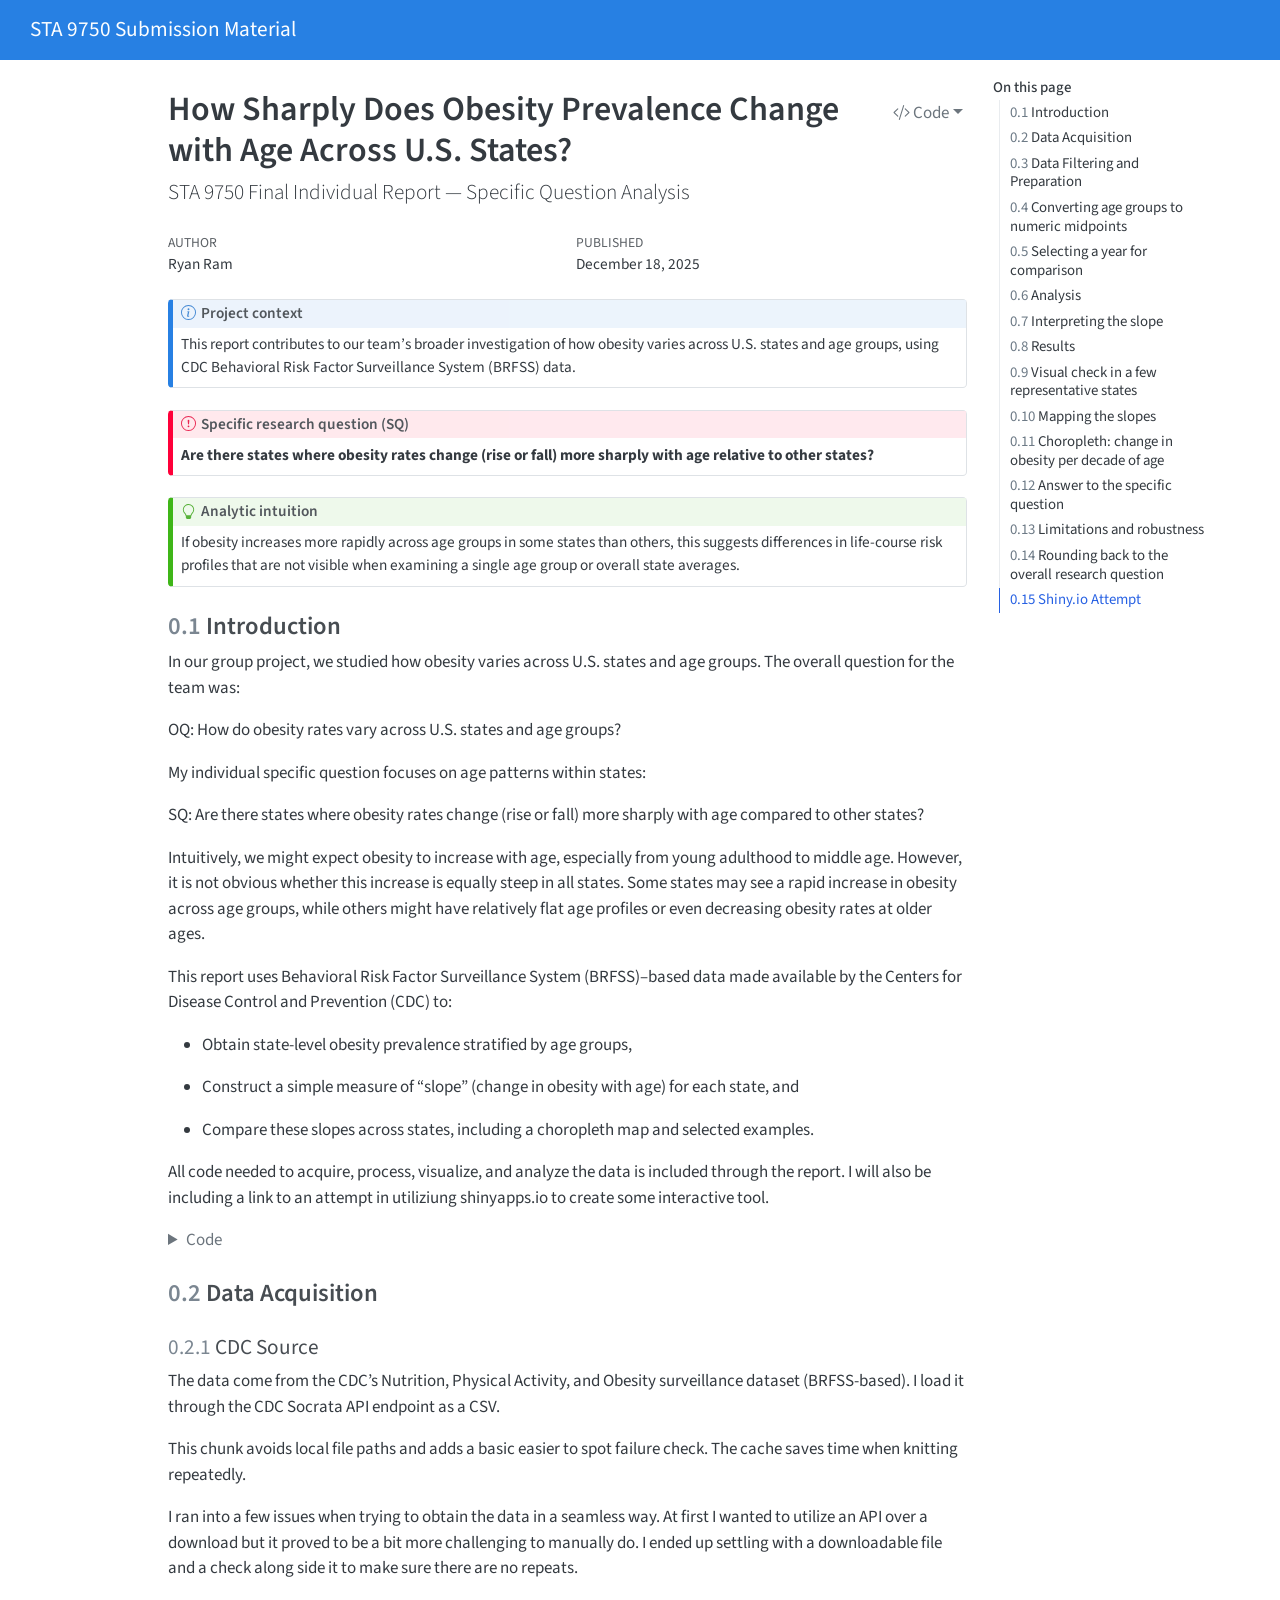
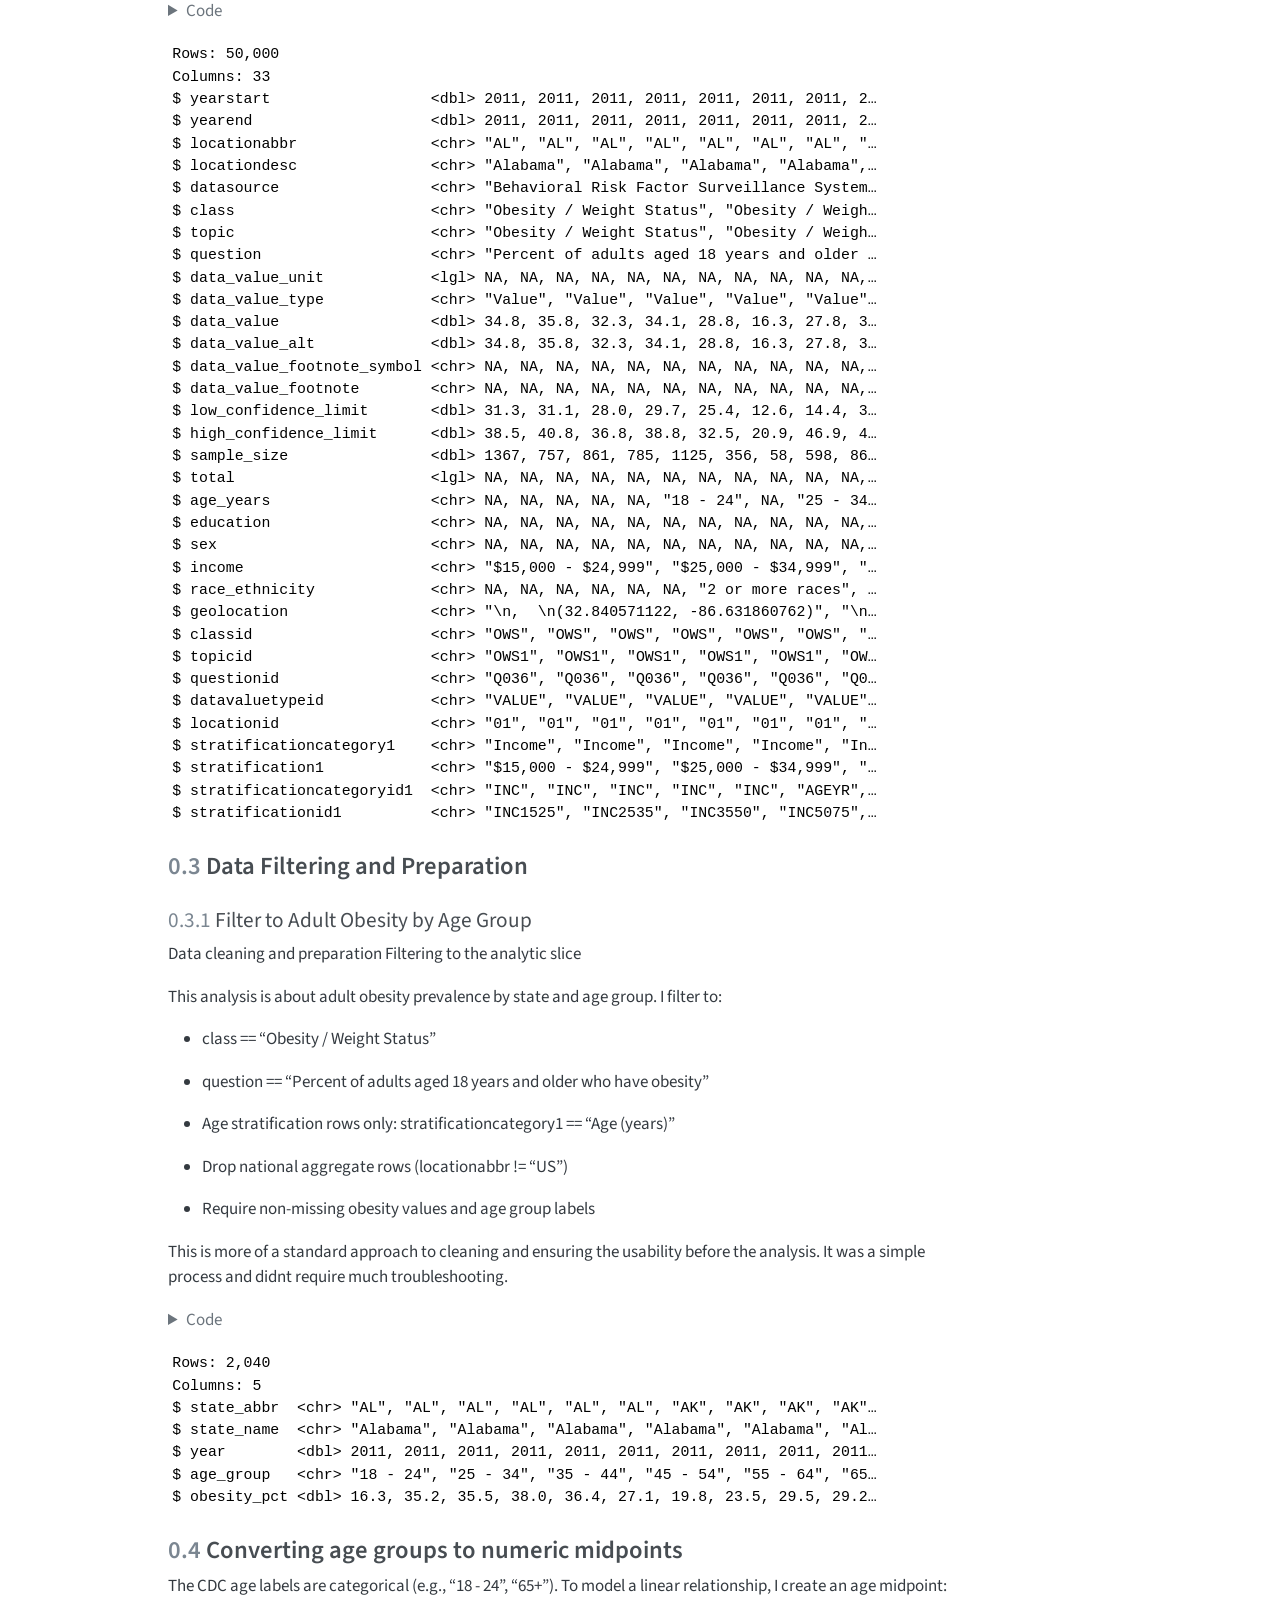
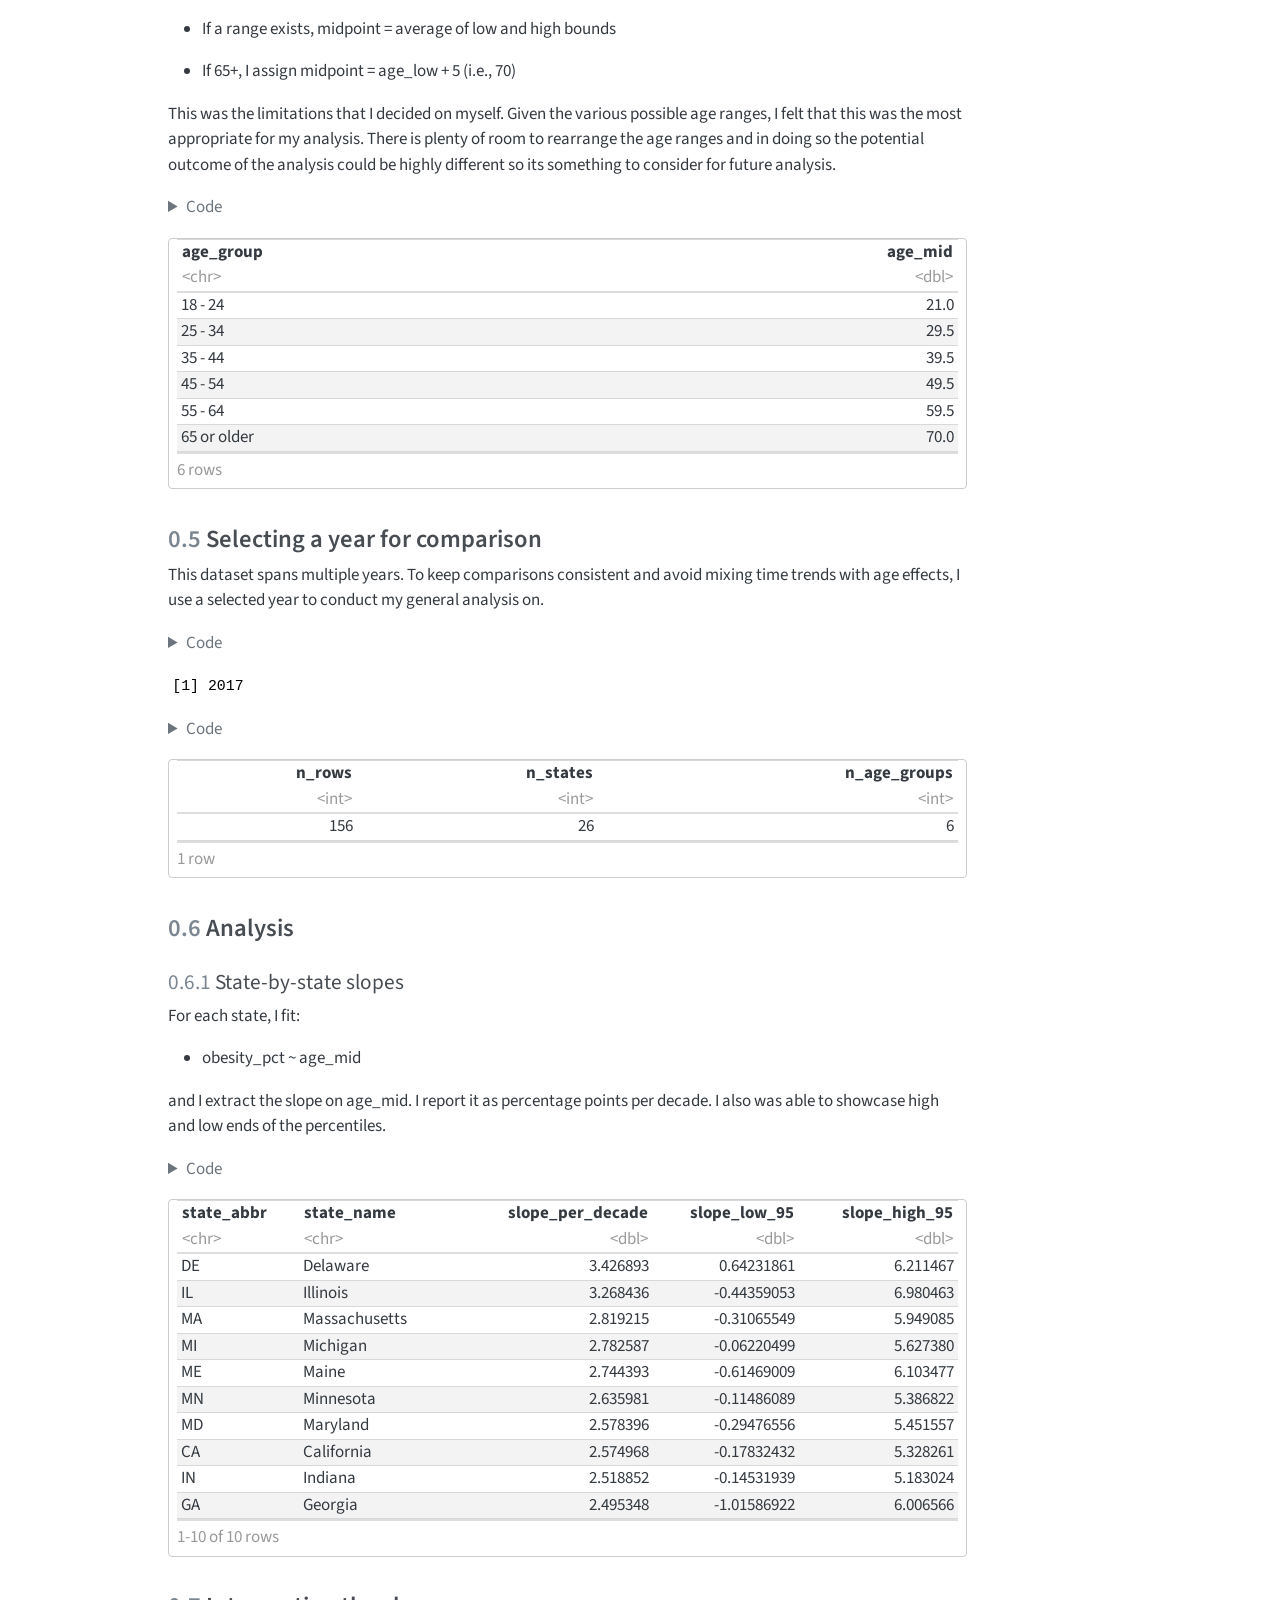
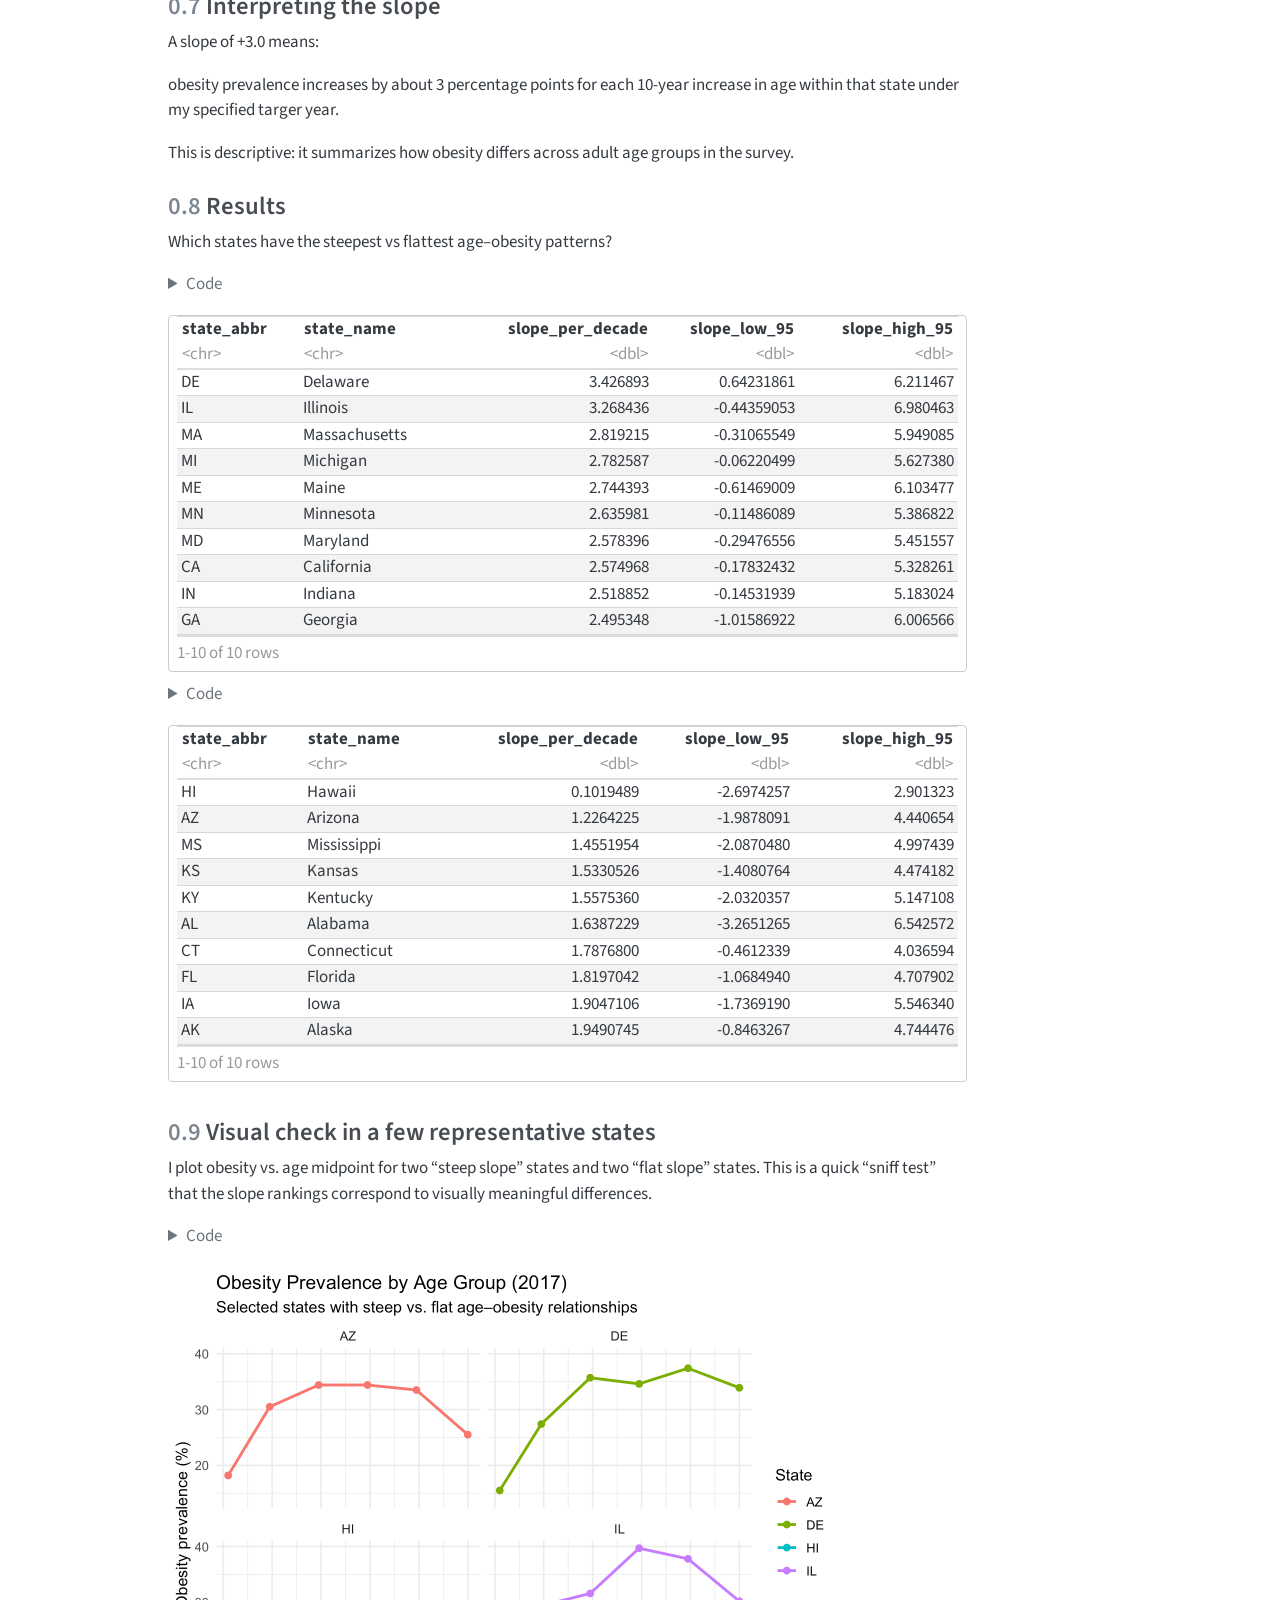
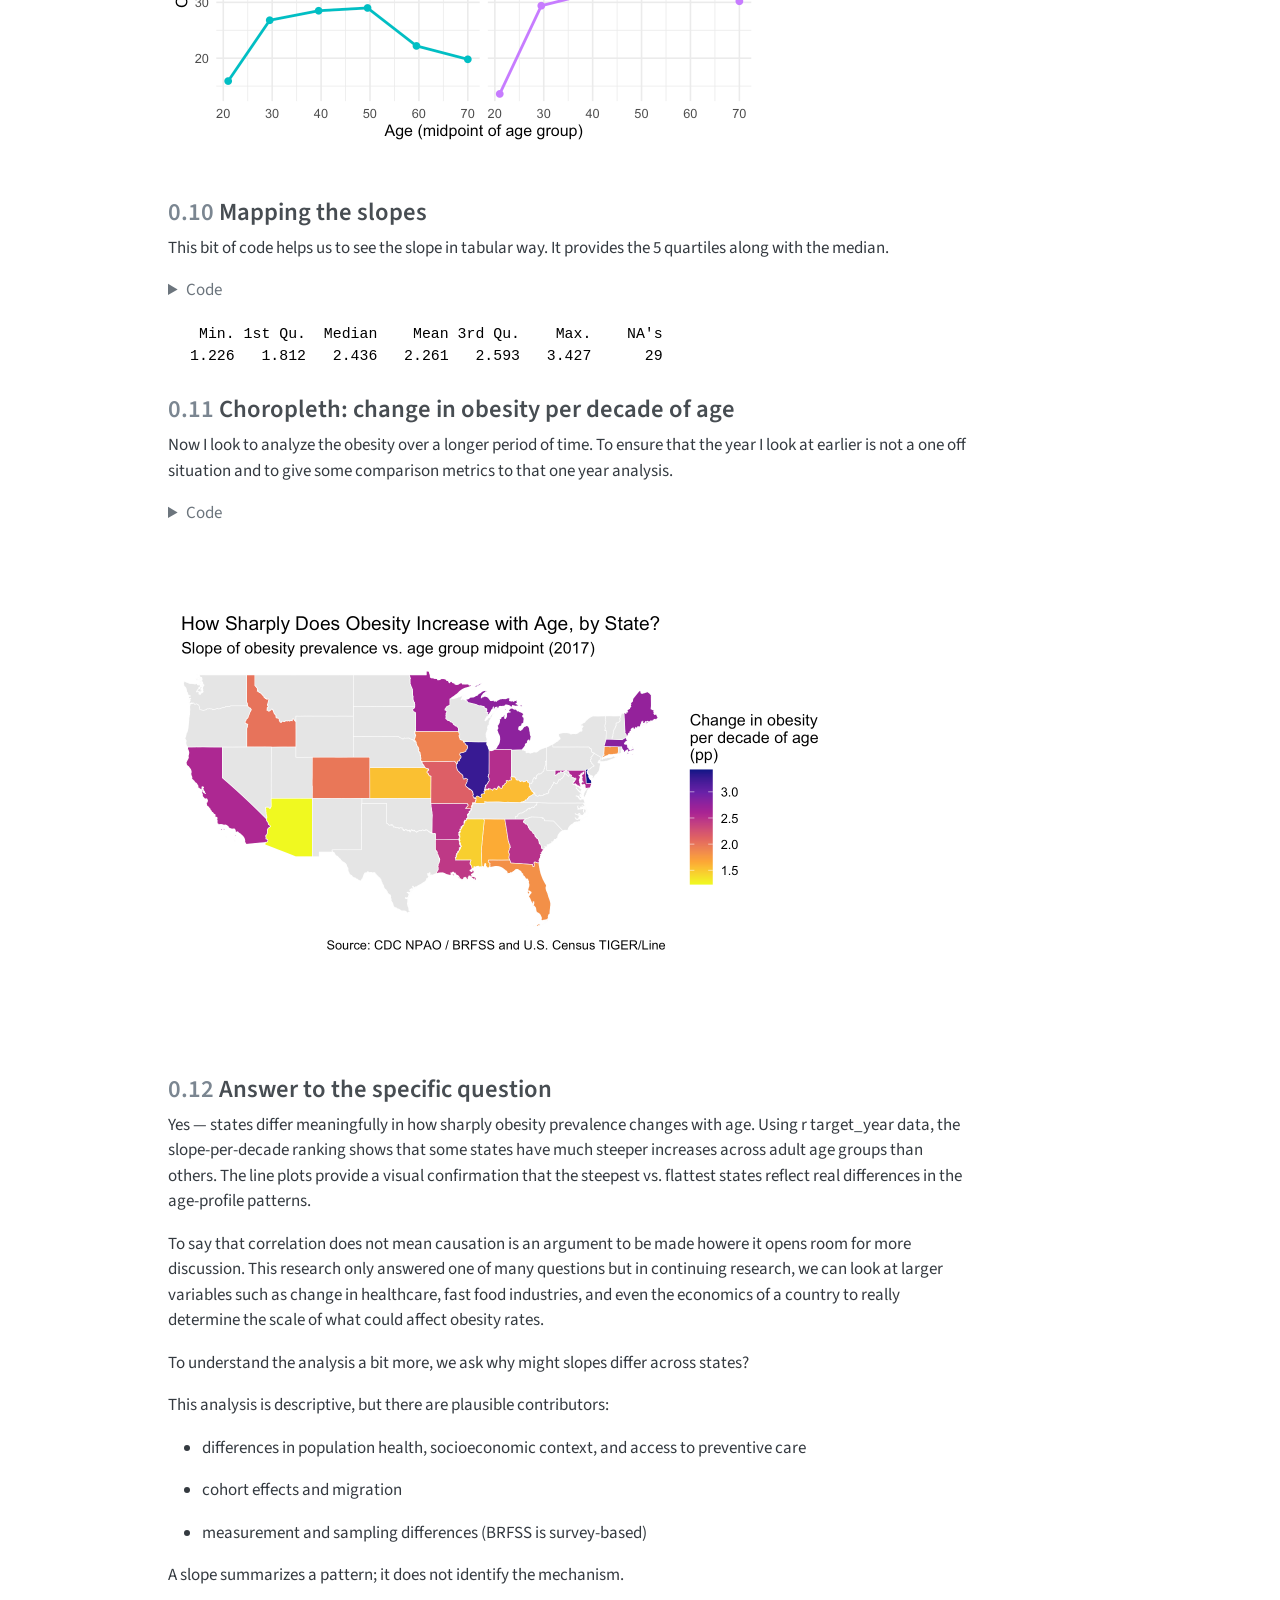
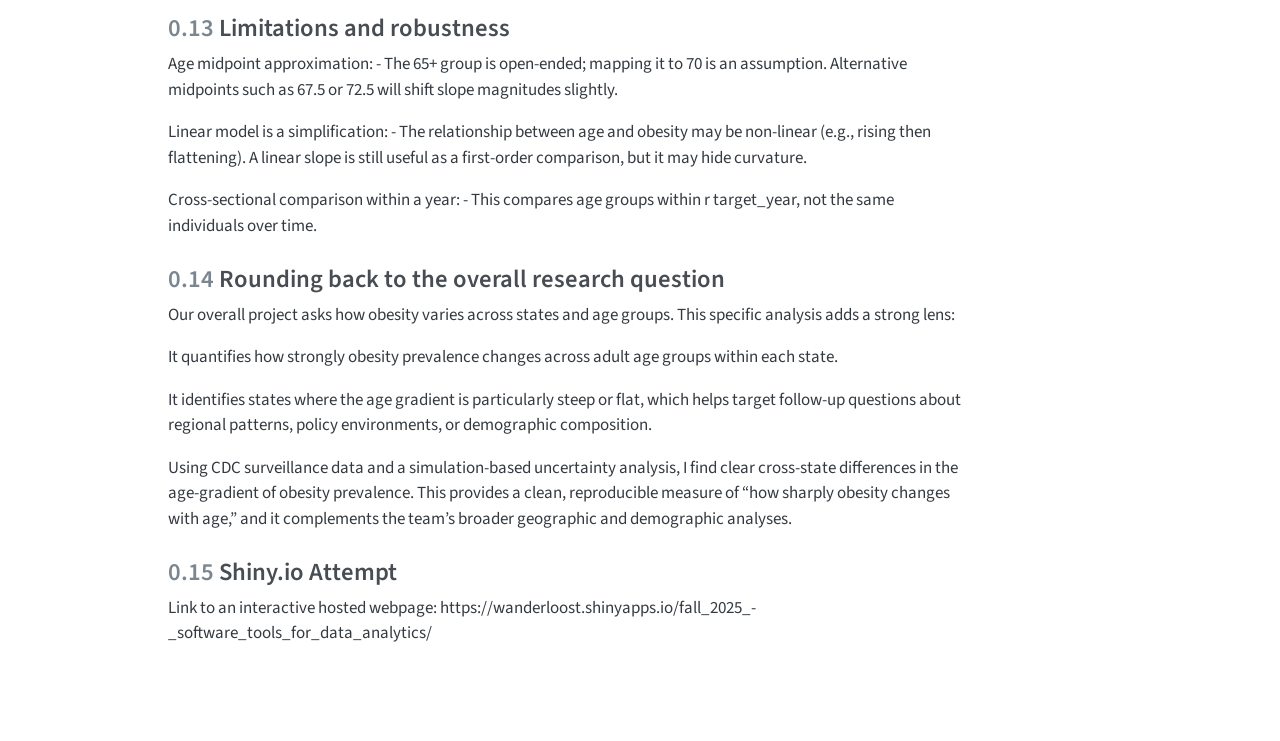
<file: docs/final individual report.html>
<!DOCTYPE html>
<html xmlns="http://www.w3.org/1999/xhtml" lang="en" xml:lang="en"><head>

<meta charset="utf-8">
<meta name="generator" content="quarto-1.7.33">

<meta name="viewport" content="width=device-width, initial-scale=1.0, user-scalable=yes">

<meta name="author" content="Ryan Ram">
<meta name="dcterms.date" content="2025-12-18">

<title>How Sharply Does Obesity Prevalence Change with Age Across U.S. States? – STA 9750 Submission Material</title>
<style>
code{white-space: pre-wrap;}
span.smallcaps{font-variant: small-caps;}
div.columns{display: flex; gap: min(4vw, 1.5em);}
div.column{flex: auto; overflow-x: auto;}
div.hanging-indent{margin-left: 1.5em; text-indent: -1.5em;}
ul.task-list{list-style: none;}
ul.task-list li input[type="checkbox"] {
  width: 0.8em;
  margin: 0 0.8em 0.2em -1em; /* quarto-specific, see https://github.com/quarto-dev/quarto-cli/issues/4556 */ 
  vertical-align: middle;
}
/* CSS for syntax highlighting */
html { -webkit-text-size-adjust: 100%; }
pre > code.sourceCode { white-space: pre; position: relative; }
pre > code.sourceCode > span { display: inline-block; line-height: 1.25; }
pre > code.sourceCode > span:empty { height: 1.2em; }
.sourceCode { overflow: visible; }
code.sourceCode > span { color: inherit; text-decoration: inherit; }
div.sourceCode { margin: 1em 0; }
pre.sourceCode { margin: 0; }
@media screen {
div.sourceCode { overflow: auto; }
}
@media print {
pre > code.sourceCode { white-space: pre-wrap; }
pre > code.sourceCode > span { text-indent: -5em; padding-left: 5em; }
}
pre.numberSource code
  { counter-reset: source-line 0; }
pre.numberSource code > span
  { position: relative; left: -4em; counter-increment: source-line; }
pre.numberSource code > span > a:first-child::before
  { content: counter(source-line);
    position: relative; left: -1em; text-align: right; vertical-align: baseline;
    border: none; display: inline-block;
    -webkit-touch-callout: none; -webkit-user-select: none;
    -khtml-user-select: none; -moz-user-select: none;
    -ms-user-select: none; user-select: none;
    padding: 0 4px; width: 4em;
  }
pre.numberSource { margin-left: 3em;  padding-left: 4px; }
div.sourceCode
  {   }
@media screen {
pre > code.sourceCode > span > a:first-child::before { text-decoration: underline; }
}
</style>


<script src="site_libs/quarto-nav/quarto-nav.js"></script>
<script src="site_libs/quarto-nav/headroom.min.js"></script>
<script src="site_libs/clipboard/clipboard.min.js"></script>
<script src="site_libs/quarto-search/autocomplete.umd.js"></script>
<script src="site_libs/quarto-search/fuse.min.js"></script>
<script src="site_libs/quarto-search/quarto-search.js"></script>
<meta name="quarto:offset" content="./">
<script src="site_libs/quarto-html/quarto.js" type="module"></script>
<script src="site_libs/quarto-html/tabsets/tabsets.js" type="module"></script>
<script src="site_libs/quarto-html/popper.min.js"></script>
<script src="site_libs/quarto-html/tippy.umd.min.js"></script>
<script src="site_libs/quarto-html/anchor.min.js"></script>
<link href="site_libs/quarto-html/tippy.css" rel="stylesheet">
<link href="site_libs/quarto-html/quarto-syntax-highlighting-ea385d0e468b0dd5ea5bf0780b1290d9.css" rel="stylesheet" id="quarto-text-highlighting-styles">
<script src="site_libs/bootstrap/bootstrap.min.js"></script>
<link href="site_libs/bootstrap/bootstrap-icons.css" rel="stylesheet">
<link href="site_libs/bootstrap/bootstrap-9344fb9851b4da3cab95007ef9d770dc.min.css" rel="stylesheet" append-hash="true" id="quarto-bootstrap" data-mode="light">
<script id="quarto-search-options" type="application/json">{
  "location": "navbar",
  "copy-button": false,
  "collapse-after": 3,
  "panel-placement": "end",
  "type": "overlay",
  "limit": 50,
  "keyboard-shortcut": [
    "f",
    "/",
    "s"
  ],
  "show-item-context": false,
  "language": {
    "search-no-results-text": "No results",
    "search-matching-documents-text": "matching documents",
    "search-copy-link-title": "Copy link to search",
    "search-hide-matches-text": "Hide additional matches",
    "search-more-match-text": "more match in this document",
    "search-more-matches-text": "more matches in this document",
    "search-clear-button-title": "Clear",
    "search-text-placeholder": "",
    "search-detached-cancel-button-title": "Cancel",
    "search-submit-button-title": "Submit",
    "search-label": "Search"
  }
}</script>
<link href="site_libs/pagedtable-1.1/css/pagedtable.css" rel="stylesheet">
<script src="site_libs/pagedtable-1.1/js/pagedtable.js"></script>


</head>

<body class="nav-fixed quarto-light">

<div id="quarto-search-results"></div>
  <header id="quarto-header" class="headroom fixed-top">
    <nav class="navbar navbar-expand-lg " data-bs-theme="dark">
      <div class="navbar-container container-fluid">
      <div class="navbar-brand-container mx-auto">
    <a class="navbar-brand" href="./index.html">
    <span class="navbar-title">STA 9750 Submission Material</span>
    </a>
  </div>
        <div class="quarto-navbar-tools tools-end">
</div>
      </div> <!-- /container-fluid -->
    </nav>
</header>
<!-- content -->
<div id="quarto-content" class="quarto-container page-columns page-rows-contents page-layout-article page-navbar">
<!-- sidebar -->
<!-- margin-sidebar -->
    <div id="quarto-margin-sidebar" class="sidebar margin-sidebar">
        <nav id="TOC" role="doc-toc" class="toc-active">
    <h2 id="toc-title">On this page</h2>
   
  <ul>
  <li><a href="#introduction" id="toc-introduction" class="nav-link active" data-scroll-target="#introduction"><span class="header-section-number">0.1</span> Introduction</a></li>
  <li><a href="#data-acquisition" id="toc-data-acquisition" class="nav-link" data-scroll-target="#data-acquisition"><span class="header-section-number">0.2</span> Data Acquisition</a></li>
  <li><a href="#data-filtering-and-preparation" id="toc-data-filtering-and-preparation" class="nav-link" data-scroll-target="#data-filtering-and-preparation"><span class="header-section-number">0.3</span> Data Filtering and Preparation</a></li>
  <li><a href="#converting-age-groups-to-numeric-midpoints" id="toc-converting-age-groups-to-numeric-midpoints" class="nav-link" data-scroll-target="#converting-age-groups-to-numeric-midpoints"><span class="header-section-number">0.4</span> Converting age groups to numeric midpoints</a></li>
  <li><a href="#selecting-a-year-for-comparison" id="toc-selecting-a-year-for-comparison" class="nav-link" data-scroll-target="#selecting-a-year-for-comparison"><span class="header-section-number">0.5</span> Selecting a year for comparison</a></li>
  <li><a href="#analysis" id="toc-analysis" class="nav-link" data-scroll-target="#analysis"><span class="header-section-number">0.6</span> Analysis</a></li>
  <li><a href="#interpreting-the-slope" id="toc-interpreting-the-slope" class="nav-link" data-scroll-target="#interpreting-the-slope"><span class="header-section-number">0.7</span> Interpreting the slope</a></li>
  <li><a href="#results" id="toc-results" class="nav-link" data-scroll-target="#results"><span class="header-section-number">0.8</span> Results</a></li>
  <li><a href="#visual-check-in-a-few-representative-states" id="toc-visual-check-in-a-few-representative-states" class="nav-link" data-scroll-target="#visual-check-in-a-few-representative-states"><span class="header-section-number">0.9</span> Visual check in a few representative states</a></li>
  <li><a href="#mapping-the-slopes" id="toc-mapping-the-slopes" class="nav-link" data-scroll-target="#mapping-the-slopes"><span class="header-section-number">0.10</span> Mapping the slopes</a></li>
  <li><a href="#choropleth-change-in-obesity-per-decade-of-age" id="toc-choropleth-change-in-obesity-per-decade-of-age" class="nav-link" data-scroll-target="#choropleth-change-in-obesity-per-decade-of-age"><span class="header-section-number">0.11</span> Choropleth: change in obesity per decade of age</a></li>
  <li><a href="#answer-to-the-specific-question" id="toc-answer-to-the-specific-question" class="nav-link" data-scroll-target="#answer-to-the-specific-question"><span class="header-section-number">0.12</span> Answer to the specific question</a></li>
  <li><a href="#limitations-and-robustness" id="toc-limitations-and-robustness" class="nav-link" data-scroll-target="#limitations-and-robustness"><span class="header-section-number">0.13</span> Limitations and robustness</a></li>
  <li><a href="#rounding-back-to-the-overall-research-question" id="toc-rounding-back-to-the-overall-research-question" class="nav-link" data-scroll-target="#rounding-back-to-the-overall-research-question"><span class="header-section-number">0.14</span> Rounding back to the overall research question</a></li>
  <li><a href="#shiny.io-attempt" id="toc-shiny.io-attempt" class="nav-link" data-scroll-target="#shiny.io-attempt"><span class="header-section-number">0.15</span> Shiny.io Attempt</a></li>
  </ul>
</nav>
    </div>
<!-- main -->
<main class="content" id="quarto-document-content">

<header id="title-block-header" class="quarto-title-block default">
<div class="quarto-title">
<div class="quarto-title-block"><div><h1 class="title">How Sharply Does Obesity Prevalence Change with Age Across U.S. States?</h1><button type="button" class="btn code-tools-button dropdown-toggle" id="quarto-code-tools-menu" data-bs-toggle="dropdown" aria-expanded="false"><i class="bi"></i> Code</button><ul class="dropdown-menu dropdown-menu-end" aria-labelelledby="quarto-code-tools-menu"><li><a id="quarto-show-all-code" class="dropdown-item" href="javascript:void(0)" role="button">Show All Code</a></li><li><a id="quarto-hide-all-code" class="dropdown-item" href="javascript:void(0)" role="button">Hide All Code</a></li><li><hr class="dropdown-divider"></li><li><a id="quarto-view-source" class="dropdown-item" href="javascript:void(0)" role="button">View Source</a></li></ul></div></div>
<p class="subtitle lead">STA 9750 Final Individual Report — Specific Question Analysis</p>
</div>



<div class="quarto-title-meta">

    <div>
    <div class="quarto-title-meta-heading">Author</div>
    <div class="quarto-title-meta-contents">
             <p>Ryan Ram </p>
          </div>
  </div>
    
    <div>
    <div class="quarto-title-meta-heading">Published</div>
    <div class="quarto-title-meta-contents">
      <p class="date">December 18, 2025</p>
    </div>
  </div>
  
    
  </div>
  


</header>


<div class="callout callout-style-default callout-note callout-titled" title="Project context">
<div class="callout-header d-flex align-content-center">
<div class="callout-icon-container">
<i class="callout-icon"></i>
</div>
<div class="callout-title-container flex-fill">
Project context
</div>
</div>
<div class="callout-body-container callout-body">
<p>This report contributes to our team’s broader investigation of how obesity varies across U.S. states and age groups, using CDC Behavioral Risk Factor Surveillance System (BRFSS) data.</p>
</div>
</div>
<div class="callout callout-style-default callout-important callout-titled" title="Specific research question (SQ)">
<div class="callout-header d-flex align-content-center">
<div class="callout-icon-container">
<i class="callout-icon"></i>
</div>
<div class="callout-title-container flex-fill">
Specific research question (SQ)
</div>
</div>
<div class="callout-body-container callout-body">
<p><strong>Are there states where obesity rates change (rise or fall) more sharply with age relative to other states?</strong></p>
</div>
</div>
<div class="callout callout-style-default callout-tip callout-titled" title="Analytic intuition">
<div class="callout-header d-flex align-content-center">
<div class="callout-icon-container">
<i class="callout-icon"></i>
</div>
<div class="callout-title-container flex-fill">
Analytic intuition
</div>
</div>
<div class="callout-body-container callout-body">
<p>If obesity increases more rapidly across age groups in some states than others, this suggests differences in life-course risk profiles that are not visible when examining a single age group or overall state averages.</p>
</div>
</div>
<section id="introduction" class="level3" data-number="0.1">
<h3 data-number="0.1" class="anchored" data-anchor-id="introduction"><span class="header-section-number">0.1</span> Introduction</h3>
<p>In our group project, we studied how obesity varies across U.S. states and age groups. The overall question for the team was:</p>
<p>OQ: How do obesity rates vary across U.S. states and age groups?</p>
<p>My individual specific question focuses on age patterns within states:</p>
<p>SQ: Are there states where obesity rates change (rise or fall) more sharply with age compared to other states?</p>
<p>Intuitively, we might expect obesity to increase with age, especially from young adulthood to middle age. However, it is not obvious whether this increase is equally steep in all states. Some states may see a rapid increase in obesity across age groups, while others might have relatively flat age profiles or even decreasing obesity rates at older ages.</p>
<p>This report uses Behavioral Risk Factor Surveillance System (BRFSS)–based data made available by the Centers for Disease Control and Prevention (CDC) to:</p>
<ul>
<li><p>Obtain state-level obesity prevalence stratified by age groups,</p></li>
<li><p>Construct a simple measure of “slope” (change in obesity with age) for each state, and</p></li>
<li><p>Compare these slopes across states, including a choropleth map and selected examples.</p></li>
</ul>
<p>All code needed to acquire, process, visualize, and analyze the data is included through the report. I will also be including a link to an attempt in utiliziung shinyapps.io to create some interactive tool.</p>
<div class="cell">
<details class="code-fold">
<summary>Code</summary>
<div class="sourceCode cell-code" id="cb1"><pre class="sourceCode r code-with-copy"><code class="sourceCode r"><span id="cb1-1"><a href="#cb1-1" aria-hidden="true" tabindex="-1"></a><span class="do">### Setup packages:</span></span>
<span id="cb1-2"><a href="#cb1-2" aria-hidden="true" tabindex="-1"></a></span>
<span id="cb1-3"><a href="#cb1-3" aria-hidden="true" tabindex="-1"></a><span class="fu">library</span>(tidyverse)</span>
<span id="cb1-4"><a href="#cb1-4" aria-hidden="true" tabindex="-1"></a><span class="fu">library</span>(janitor)</span>
<span id="cb1-5"><a href="#cb1-5" aria-hidden="true" tabindex="-1"></a><span class="fu">library</span>(scales)</span>
<span id="cb1-6"><a href="#cb1-6" aria-hidden="true" tabindex="-1"></a><span class="fu">library</span>(stringr)</span>
<span id="cb1-7"><a href="#cb1-7" aria-hidden="true" tabindex="-1"></a><span class="fu">library</span>(broom)</span>
<span id="cb1-8"><a href="#cb1-8" aria-hidden="true" tabindex="-1"></a><span class="fu">library</span>(sf)</span>
<span id="cb1-9"><a href="#cb1-9" aria-hidden="true" tabindex="-1"></a><span class="fu">library</span>(tigris)</span>
<span id="cb1-10"><a href="#cb1-10" aria-hidden="true" tabindex="-1"></a></span>
<span id="cb1-11"><a href="#cb1-11" aria-hidden="true" tabindex="-1"></a><span class="fu">options</span>(<span class="at">tigris_use_cache =</span> <span class="cn">TRUE</span>)</span></code><button title="Copy to Clipboard" class="code-copy-button"><i class="bi"></i></button></pre></div>
</details>
</div>
</section>
<section id="data-acquisition" class="level3" data-number="0.2">
<h3 data-number="0.2" class="anchored" data-anchor-id="data-acquisition"><span class="header-section-number">0.2</span> Data Acquisition</h3>
<section id="cdc-source" class="level4" data-number="0.2.1">
<h4 data-number="0.2.1" class="anchored" data-anchor-id="cdc-source"><span class="header-section-number">0.2.1</span> CDC Source</h4>
<p>The data come from the CDC’s Nutrition, Physical Activity, and Obesity surveillance dataset (BRFSS-based). I load it through the CDC Socrata API endpoint as a CSV.</p>
<p>This chunk avoids local file paths and adds a basic easier to spot failure check. The cache saves time when knitting repeatedly.</p>
<p>I ran into a few issues when trying to obtain the data in a seamless way. At first I wanted to utilize an API over a download but it proved to be a bit more challenging to manually do. I ended up settling with a downloadable file and a check along side it to make sure there are no repeats.</p>
<div class="cell">
<details class="code-fold">
<summary>Code</summary>
<div class="sourceCode cell-code" id="cb2"><pre class="sourceCode r code-with-copy"><code class="sourceCode r"><span id="cb2-1"><a href="#cb2-1" aria-hidden="true" tabindex="-1"></a>cdc_url <span class="ot">&lt;-</span> <span class="st">"https://data.cdc.gov/resource/hn4x-zwk7.csv?$limit=50000"</span></span>
<span id="cb2-2"><a href="#cb2-2" aria-hidden="true" tabindex="-1"></a></span>
<span id="cb2-3"><a href="#cb2-3" aria-hidden="true" tabindex="-1"></a></span>
<span id="cb2-4"><a href="#cb2-4" aria-hidden="true" tabindex="-1"></a>cache_file <span class="ot">&lt;-</span> <span class="st">"cdc_obesity_cache.csv"</span></span>
<span id="cb2-5"><a href="#cb2-5" aria-hidden="true" tabindex="-1"></a></span>
<span id="cb2-6"><a href="#cb2-6" aria-hidden="true" tabindex="-1"></a><span class="cf">if</span> (<span class="fu">file.exists</span>(cache_file)) {</span>
<span id="cb2-7"><a href="#cb2-7" aria-hidden="true" tabindex="-1"></a>obesity_raw <span class="ot">&lt;-</span> readr<span class="sc">::</span><span class="fu">read_csv</span>(cache_file, <span class="at">show_col_types =</span> <span class="cn">FALSE</span>)</span>
<span id="cb2-8"><a href="#cb2-8" aria-hidden="true" tabindex="-1"></a>} <span class="cf">else</span> {</span>
<span id="cb2-9"><a href="#cb2-9" aria-hidden="true" tabindex="-1"></a>obesity_raw <span class="ot">&lt;-</span> readr<span class="sc">::</span><span class="fu">read_csv</span>(cdc_url, <span class="at">show_col_types =</span> <span class="cn">FALSE</span>)</span>
<span id="cb2-10"><a href="#cb2-10" aria-hidden="true" tabindex="-1"></a>readr<span class="sc">::</span><span class="fu">write_csv</span>(obesity_raw, cache_file)</span>
<span id="cb2-11"><a href="#cb2-11" aria-hidden="true" tabindex="-1"></a>}</span>
<span id="cb2-12"><a href="#cb2-12" aria-hidden="true" tabindex="-1"></a></span>
<span id="cb2-13"><a href="#cb2-13" aria-hidden="true" tabindex="-1"></a><span class="fu">glimpse</span>(obesity_raw)</span></code><button title="Copy to Clipboard" class="code-copy-button"><i class="bi"></i></button></pre></div>
</details>
<div class="cell-output cell-output-stdout">
<pre><code>Rows: 50,000
Columns: 33
$ yearstart                  &lt;dbl&gt; 2011, 2011, 2011, 2011, 2011, 2011, 2011, 2…
$ yearend                    &lt;dbl&gt; 2011, 2011, 2011, 2011, 2011, 2011, 2011, 2…
$ locationabbr               &lt;chr&gt; "AL", "AL", "AL", "AL", "AL", "AL", "AL", "…
$ locationdesc               &lt;chr&gt; "Alabama", "Alabama", "Alabama", "Alabama",…
$ datasource                 &lt;chr&gt; "Behavioral Risk Factor Surveillance System…
$ class                      &lt;chr&gt; "Obesity / Weight Status", "Obesity / Weigh…
$ topic                      &lt;chr&gt; "Obesity / Weight Status", "Obesity / Weigh…
$ question                   &lt;chr&gt; "Percent of adults aged 18 years and older …
$ data_value_unit            &lt;lgl&gt; NA, NA, NA, NA, NA, NA, NA, NA, NA, NA, NA,…
$ data_value_type            &lt;chr&gt; "Value", "Value", "Value", "Value", "Value"…
$ data_value                 &lt;dbl&gt; 34.8, 35.8, 32.3, 34.1, 28.8, 16.3, 27.8, 3…
$ data_value_alt             &lt;dbl&gt; 34.8, 35.8, 32.3, 34.1, 28.8, 16.3, 27.8, 3…
$ data_value_footnote_symbol &lt;chr&gt; NA, NA, NA, NA, NA, NA, NA, NA, NA, NA, NA,…
$ data_value_footnote        &lt;chr&gt; NA, NA, NA, NA, NA, NA, NA, NA, NA, NA, NA,…
$ low_confidence_limit       &lt;dbl&gt; 31.3, 31.1, 28.0, 29.7, 25.4, 12.6, 14.4, 3…
$ high_confidence_limit      &lt;dbl&gt; 38.5, 40.8, 36.8, 38.8, 32.5, 20.9, 46.9, 4…
$ sample_size                &lt;dbl&gt; 1367, 757, 861, 785, 1125, 356, 58, 598, 86…
$ total                      &lt;lgl&gt; NA, NA, NA, NA, NA, NA, NA, NA, NA, NA, NA,…
$ age_years                  &lt;chr&gt; NA, NA, NA, NA, NA, "18 - 24", NA, "25 - 34…
$ education                  &lt;chr&gt; NA, NA, NA, NA, NA, NA, NA, NA, NA, NA, NA,…
$ sex                        &lt;chr&gt; NA, NA, NA, NA, NA, NA, NA, NA, NA, NA, NA,…
$ income                     &lt;chr&gt; "$15,000 - $24,999", "$25,000 - $34,999", "…
$ race_ethnicity             &lt;chr&gt; NA, NA, NA, NA, NA, NA, "2 or more races", …
$ geolocation                &lt;chr&gt; "\n,  \n(32.840571122, -86.631860762)", "\n…
$ classid                    &lt;chr&gt; "OWS", "OWS", "OWS", "OWS", "OWS", "OWS", "…
$ topicid                    &lt;chr&gt; "OWS1", "OWS1", "OWS1", "OWS1", "OWS1", "OW…
$ questionid                 &lt;chr&gt; "Q036", "Q036", "Q036", "Q036", "Q036", "Q0…
$ datavaluetypeid            &lt;chr&gt; "VALUE", "VALUE", "VALUE", "VALUE", "VALUE"…
$ locationid                 &lt;chr&gt; "01", "01", "01", "01", "01", "01", "01", "…
$ stratificationcategory1    &lt;chr&gt; "Income", "Income", "Income", "Income", "In…
$ stratification1            &lt;chr&gt; "$15,000 - $24,999", "$25,000 - $34,999", "…
$ stratificationcategoryid1  &lt;chr&gt; "INC", "INC", "INC", "INC", "INC", "AGEYR",…
$ stratificationid1          &lt;chr&gt; "INC1525", "INC2535", "INC3550", "INC5075",…</code></pre>
</div>
</div>
</section>
</section>
<section id="data-filtering-and-preparation" class="level3" data-number="0.3">
<h3 data-number="0.3" class="anchored" data-anchor-id="data-filtering-and-preparation"><span class="header-section-number">0.3</span> Data Filtering and Preparation</h3>
<section id="filter-to-adult-obesity-by-age-group" class="level4" data-number="0.3.1">
<h4 data-number="0.3.1" class="anchored" data-anchor-id="filter-to-adult-obesity-by-age-group"><span class="header-section-number">0.3.1</span> Filter to Adult Obesity by Age Group</h4>
<p>Data cleaning and preparation Filtering to the analytic slice</p>
<p>This analysis is about adult obesity prevalence by state and age group. I filter to:</p>
<ul>
<li><p>class == “Obesity / Weight Status”</p></li>
<li><p>question == “Percent of adults aged 18 years and older who have obesity”</p></li>
<li><p>Age stratification rows only: stratificationcategory1 == “Age (years)”</p></li>
<li><p>Drop national aggregate rows (locationabbr != “US”)</p></li>
<li><p>Require non-missing obesity values and age group labels</p></li>
</ul>
<p>This is more of a standard approach to cleaning and ensuring the usability before the analysis. It was a simple process and didnt require much troubleshooting.</p>
<div class="cell">
<details class="code-fold">
<summary>Code</summary>
<div class="sourceCode cell-code" id="cb4"><pre class="sourceCode r code-with-copy"><code class="sourceCode r"><span id="cb4-1"><a href="#cb4-1" aria-hidden="true" tabindex="-1"></a>obesity_age <span class="ot">&lt;-</span> obesity_raw <span class="sc">%&gt;%</span></span>
<span id="cb4-2"><a href="#cb4-2" aria-hidden="true" tabindex="-1"></a><span class="fu">filter</span>(</span>
<span id="cb4-3"><a href="#cb4-3" aria-hidden="true" tabindex="-1"></a>class <span class="sc">==</span> <span class="st">"Obesity / Weight Status"</span>,</span>
<span id="cb4-4"><a href="#cb4-4" aria-hidden="true" tabindex="-1"></a>question <span class="sc">==</span> <span class="st">"Percent of adults aged 18 years and older who have obesity"</span>,</span>
<span id="cb4-5"><a href="#cb4-5" aria-hidden="true" tabindex="-1"></a>stratificationcategory1 <span class="sc">==</span> <span class="st">"Age (years)"</span>,</span>
<span id="cb4-6"><a href="#cb4-6" aria-hidden="true" tabindex="-1"></a><span class="sc">!</span><span class="fu">is.na</span>(age_years),</span>
<span id="cb4-7"><a href="#cb4-7" aria-hidden="true" tabindex="-1"></a><span class="sc">!</span><span class="fu">is.na</span>(data_value),</span>
<span id="cb4-8"><a href="#cb4-8" aria-hidden="true" tabindex="-1"></a>locationabbr <span class="sc">!=</span> <span class="st">"US"</span></span>
<span id="cb4-9"><a href="#cb4-9" aria-hidden="true" tabindex="-1"></a>) <span class="sc">%&gt;%</span></span>
<span id="cb4-10"><a href="#cb4-10" aria-hidden="true" tabindex="-1"></a><span class="fu">transmute</span>(</span>
<span id="cb4-11"><a href="#cb4-11" aria-hidden="true" tabindex="-1"></a><span class="at">state_abbr =</span> locationabbr,</span>
<span id="cb4-12"><a href="#cb4-12" aria-hidden="true" tabindex="-1"></a><span class="at">state_name =</span> locationdesc,</span>
<span id="cb4-13"><a href="#cb4-13" aria-hidden="true" tabindex="-1"></a><span class="at">year =</span> yearstart,</span>
<span id="cb4-14"><a href="#cb4-14" aria-hidden="true" tabindex="-1"></a><span class="at">age_group =</span> age_years,</span>
<span id="cb4-15"><a href="#cb4-15" aria-hidden="true" tabindex="-1"></a><span class="at">obesity_pct =</span> data_value</span>
<span id="cb4-16"><a href="#cb4-16" aria-hidden="true" tabindex="-1"></a>)</span>
<span id="cb4-17"><a href="#cb4-17" aria-hidden="true" tabindex="-1"></a></span>
<span id="cb4-18"><a href="#cb4-18" aria-hidden="true" tabindex="-1"></a><span class="fu">glimpse</span>(obesity_age)</span></code><button title="Copy to Clipboard" class="code-copy-button"><i class="bi"></i></button></pre></div>
</details>
<div class="cell-output cell-output-stdout">
<pre><code>Rows: 2,040
Columns: 5
$ state_abbr  &lt;chr&gt; "AL", "AL", "AL", "AL", "AL", "AL", "AK", "AK", "AK", "AK"…
$ state_name  &lt;chr&gt; "Alabama", "Alabama", "Alabama", "Alabama", "Alabama", "Al…
$ year        &lt;dbl&gt; 2011, 2011, 2011, 2011, 2011, 2011, 2011, 2011, 2011, 2011…
$ age_group   &lt;chr&gt; "18 - 24", "25 - 34", "35 - 44", "45 - 54", "55 - 64", "65…
$ obesity_pct &lt;dbl&gt; 16.3, 35.2, 35.5, 38.0, 36.4, 27.1, 19.8, 23.5, 29.5, 29.2…</code></pre>
</div>
</div>
</section>
</section>
<section id="converting-age-groups-to-numeric-midpoints" class="level3" data-number="0.4">
<h3 data-number="0.4" class="anchored" data-anchor-id="converting-age-groups-to-numeric-midpoints"><span class="header-section-number">0.4</span> Converting age groups to numeric midpoints</h3>
<p>The CDC age labels are categorical (e.g., “18 - 24”, “65+”). To model a linear relationship, I create an age midpoint:</p>
<ul>
<li><p>If a range exists, midpoint = average of low and high bounds</p></li>
<li><p>If 65+, I assign midpoint = age_low + 5 (i.e., 70)</p></li>
</ul>
<p>This was the limitations that I decided on myself. Given the various possible age ranges, I felt that this was the most appropriate for my analysis. There is plenty of room to rearrange the age ranges and in doing so the potential outcome of the analysis could be highly different so its something to consider for future analysis.</p>
<div class="cell">
<details class="code-fold">
<summary>Code</summary>
<div class="sourceCode cell-code" id="cb6"><pre class="sourceCode r code-with-copy"><code class="sourceCode r"><span id="cb6-1"><a href="#cb6-1" aria-hidden="true" tabindex="-1"></a>obesity_age <span class="ot">&lt;-</span> obesity_age <span class="sc">%&gt;%</span></span>
<span id="cb6-2"><a href="#cb6-2" aria-hidden="true" tabindex="-1"></a>  <span class="fu">mutate</span>(</span>
<span id="cb6-3"><a href="#cb6-3" aria-hidden="true" tabindex="-1"></a>    <span class="at">age_low  =</span> readr<span class="sc">::</span><span class="fu">parse_number</span>(age_group),</span>
<span id="cb6-4"><a href="#cb6-4" aria-hidden="true" tabindex="-1"></a>    <span class="at">age_high =</span> readr<span class="sc">::</span><span class="fu">parse_number</span>(</span>
<span id="cb6-5"><a href="#cb6-5" aria-hidden="true" tabindex="-1"></a>      stringr<span class="sc">::</span><span class="fu">str_extract</span>(age_group, <span class="st">"[0-9]+$"</span>)</span>
<span id="cb6-6"><a href="#cb6-6" aria-hidden="true" tabindex="-1"></a>    ),</span>
<span id="cb6-7"><a href="#cb6-7" aria-hidden="true" tabindex="-1"></a>    <span class="at">age_mid  =</span> <span class="fu">case_when</span>(</span>
<span id="cb6-8"><a href="#cb6-8" aria-hidden="true" tabindex="-1"></a>      <span class="sc">!</span><span class="fu">is.na</span>(age_high) <span class="sc">~</span> (age_low <span class="sc">+</span> age_high) <span class="sc">/</span> <span class="dv">2</span>,</span>
<span id="cb6-9"><a href="#cb6-9" aria-hidden="true" tabindex="-1"></a>      <span class="cn">TRUE</span>             <span class="sc">~</span> age_low <span class="sc">+</span> <span class="dv">5</span></span>
<span id="cb6-10"><a href="#cb6-10" aria-hidden="true" tabindex="-1"></a>    )</span>
<span id="cb6-11"><a href="#cb6-11" aria-hidden="true" tabindex="-1"></a>  )</span>
<span id="cb6-12"><a href="#cb6-12" aria-hidden="true" tabindex="-1"></a></span>
<span id="cb6-13"><a href="#cb6-13" aria-hidden="true" tabindex="-1"></a>obesity_age <span class="sc">%&gt;%</span></span>
<span id="cb6-14"><a href="#cb6-14" aria-hidden="true" tabindex="-1"></a><span class="fu">distinct</span>(age_group, age_mid) <span class="sc">%&gt;%</span></span>
<span id="cb6-15"><a href="#cb6-15" aria-hidden="true" tabindex="-1"></a><span class="fu">arrange</span>(age_mid)</span></code><button title="Copy to Clipboard" class="code-copy-button"><i class="bi"></i></button></pre></div>
</details>
<div class="cell-output-display">
<div data-pagedtable="false">
  <script data-pagedtable-source="" type="application/json">
{"columns":[{"label":["age_group"],"name":[1],"type":["chr"],"align":["left"]},{"label":["age_mid"],"name":[2],"type":["dbl"],"align":["right"]}],"data":[{"1":"18 - 24","2":"21.0"},{"1":"25 - 34","2":"29.5"},{"1":"35 - 44","2":"39.5"},{"1":"45 - 54","2":"49.5"},{"1":"55 - 64","2":"59.5"},{"1":"65 or older","2":"70.0"}],"options":{"columns":{"min":{},"max":[10]},"rows":{"min":[10],"max":[10]},"pages":{}}}
  </script>
</div>
</div>
</div>
</section>
<section id="selecting-a-year-for-comparison" class="level3" data-number="0.5">
<h3 data-number="0.5" class="anchored" data-anchor-id="selecting-a-year-for-comparison"><span class="header-section-number">0.5</span> Selecting a year for comparison</h3>
<p>This dataset spans multiple years. To keep comparisons consistent and avoid mixing time trends with age effects, I use a selected year to conduct my general analysis on.</p>
<div class="cell">
<details class="code-fold">
<summary>Code</summary>
<div class="sourceCode cell-code" id="cb7"><pre class="sourceCode r code-with-copy"><code class="sourceCode r"><span id="cb7-1"><a href="#cb7-1" aria-hidden="true" tabindex="-1"></a>target_year <span class="ot">&lt;-</span> <span class="fu">max</span>(obesity_age<span class="sc">$</span>year, <span class="at">na.rm =</span> <span class="cn">TRUE</span>)</span>
<span id="cb7-2"><a href="#cb7-2" aria-hidden="true" tabindex="-1"></a>target_year</span></code><button title="Copy to Clipboard" class="code-copy-button"><i class="bi"></i></button></pre></div>
</details>
<div class="cell-output cell-output-stdout">
<pre><code>[1] 2017</code></pre>
</div>
<details class="code-fold">
<summary>Code</summary>
<div class="sourceCode cell-code" id="cb9"><pre class="sourceCode r code-with-copy"><code class="sourceCode r"><span id="cb9-1"><a href="#cb9-1" aria-hidden="true" tabindex="-1"></a>obesity_year <span class="ot">&lt;-</span> obesity_age <span class="sc">%&gt;%</span></span>
<span id="cb9-2"><a href="#cb9-2" aria-hidden="true" tabindex="-1"></a><span class="fu">filter</span>(year <span class="sc">==</span> target_year)</span>
<span id="cb9-3"><a href="#cb9-3" aria-hidden="true" tabindex="-1"></a></span>
<span id="cb9-4"><a href="#cb9-4" aria-hidden="true" tabindex="-1"></a>obesity_year <span class="sc">%&gt;%</span></span>
<span id="cb9-5"><a href="#cb9-5" aria-hidden="true" tabindex="-1"></a><span class="fu">summarise</span>(</span>
<span id="cb9-6"><a href="#cb9-6" aria-hidden="true" tabindex="-1"></a><span class="at">n_rows =</span> <span class="fu">n</span>(),</span>
<span id="cb9-7"><a href="#cb9-7" aria-hidden="true" tabindex="-1"></a><span class="at">n_states =</span> <span class="fu">n_distinct</span>(state_abbr),</span>
<span id="cb9-8"><a href="#cb9-8" aria-hidden="true" tabindex="-1"></a><span class="at">n_age_groups =</span> <span class="fu">n_distinct</span>(age_group)</span>
<span id="cb9-9"><a href="#cb9-9" aria-hidden="true" tabindex="-1"></a>)</span></code><button title="Copy to Clipboard" class="code-copy-button"><i class="bi"></i></button></pre></div>
</details>
<div class="cell-output-display">
<div data-pagedtable="false">
  <script data-pagedtable-source="" type="application/json">
{"columns":[{"label":["n_rows"],"name":[1],"type":["int"],"align":["right"]},{"label":["n_states"],"name":[2],"type":["int"],"align":["right"]},{"label":["n_age_groups"],"name":[3],"type":["int"],"align":["right"]}],"data":[{"1":"156","2":"26","3":"6"}],"options":{"columns":{"min":{},"max":[10]},"rows":{"min":[10],"max":[10]},"pages":{}}}
  </script>
</div>
</div>
</div>
</section>
<section id="analysis" class="level3" data-number="0.6">
<h3 data-number="0.6" class="anchored" data-anchor-id="analysis"><span class="header-section-number">0.6</span> Analysis</h3>
<section id="state-by-state-slopes" class="level4" data-number="0.6.1">
<h4 data-number="0.6.1" class="anchored" data-anchor-id="state-by-state-slopes"><span class="header-section-number">0.6.1</span> State-by-state slopes</h4>
<p>For each state, I fit:</p>
<ul>
<li>obesity_pct ~ age_mid</li>
</ul>
<p>and I extract the slope on age_mid. I report it as percentage points per decade. I also was able to showcase high and low ends of the percentiles.</p>
<div class="cell">
<details class="code-fold">
<summary>Code</summary>
<div class="sourceCode cell-code" id="cb10"><pre class="sourceCode r code-with-copy"><code class="sourceCode r"><span id="cb10-1"><a href="#cb10-1" aria-hidden="true" tabindex="-1"></a>state_slopes <span class="ot">&lt;-</span> obesity_year <span class="sc">%&gt;%</span></span>
<span id="cb10-2"><a href="#cb10-2" aria-hidden="true" tabindex="-1"></a><span class="fu">group_by</span>(state_abbr, state_name) <span class="sc">%&gt;%</span></span>
<span id="cb10-3"><a href="#cb10-3" aria-hidden="true" tabindex="-1"></a><span class="fu">filter</span>(<span class="fu">n</span>() <span class="sc">&gt;=</span> <span class="dv">3</span>) <span class="sc">%&gt;%</span>  </span>
<span id="cb10-4"><a href="#cb10-4" aria-hidden="true" tabindex="-1"></a><span class="fu">do</span>(<span class="fu">tidy</span>(<span class="fu">lm</span>(obesity_pct <span class="sc">~</span> age_mid, <span class="at">data =</span> .))) <span class="sc">%&gt;%</span></span>
<span id="cb10-5"><a href="#cb10-5" aria-hidden="true" tabindex="-1"></a><span class="fu">filter</span>(term <span class="sc">==</span> <span class="st">"age_mid"</span>) <span class="sc">%&gt;%</span></span>
<span id="cb10-6"><a href="#cb10-6" aria-hidden="true" tabindex="-1"></a><span class="fu">ungroup</span>() <span class="sc">%&gt;%</span></span>
<span id="cb10-7"><a href="#cb10-7" aria-hidden="true" tabindex="-1"></a><span class="fu">mutate</span>(</span>
<span id="cb10-8"><a href="#cb10-8" aria-hidden="true" tabindex="-1"></a><span class="at">slope_per_decade =</span> estimate <span class="sc">*</span> <span class="dv">10</span>,</span>
<span id="cb10-9"><a href="#cb10-9" aria-hidden="true" tabindex="-1"></a><span class="at">slope_low_95  =</span> (estimate <span class="sc">-</span> <span class="fl">1.96</span> <span class="sc">*</span> std.error) <span class="sc">*</span> <span class="dv">10</span>,</span>
<span id="cb10-10"><a href="#cb10-10" aria-hidden="true" tabindex="-1"></a><span class="at">slope_high_95 =</span> (estimate <span class="sc">+</span> <span class="fl">1.96</span> <span class="sc">*</span> std.error) <span class="sc">*</span> <span class="dv">10</span></span>
<span id="cb10-11"><a href="#cb10-11" aria-hidden="true" tabindex="-1"></a>) <span class="sc">%&gt;%</span></span>
<span id="cb10-12"><a href="#cb10-12" aria-hidden="true" tabindex="-1"></a><span class="fu">arrange</span>(<span class="fu">desc</span>(slope_per_decade))</span>
<span id="cb10-13"><a href="#cb10-13" aria-hidden="true" tabindex="-1"></a></span>
<span id="cb10-14"><a href="#cb10-14" aria-hidden="true" tabindex="-1"></a>state_slopes <span class="sc">%&gt;%</span> <span class="fu">select</span>(state_abbr, state_name, slope_per_decade, slope_low_95, slope_high_95) <span class="sc">%&gt;%</span> <span class="fu">head</span>(<span class="dv">10</span>)</span></code><button title="Copy to Clipboard" class="code-copy-button"><i class="bi"></i></button></pre></div>
</details>
<div class="cell-output-display">
<div data-pagedtable="false">
  <script data-pagedtable-source="" type="application/json">
{"columns":[{"label":["state_abbr"],"name":[1],"type":["chr"],"align":["left"]},{"label":["state_name"],"name":[2],"type":["chr"],"align":["left"]},{"label":["slope_per_decade"],"name":[3],"type":["dbl"],"align":["right"]},{"label":["slope_low_95"],"name":[4],"type":["dbl"],"align":["right"]},{"label":["slope_high_95"],"name":[5],"type":["dbl"],"align":["right"]}],"data":[{"1":"DE","2":"Delaware","3":"3.426893","4":"0.64231861","5":"6.211467"},{"1":"IL","2":"Illinois","3":"3.268436","4":"-0.44359053","5":"6.980463"},{"1":"MA","2":"Massachusetts","3":"2.819215","4":"-0.31065549","5":"5.949085"},{"1":"MI","2":"Michigan","3":"2.782587","4":"-0.06220499","5":"5.627380"},{"1":"ME","2":"Maine","3":"2.744393","4":"-0.61469009","5":"6.103477"},{"1":"MN","2":"Minnesota","3":"2.635981","4":"-0.11486089","5":"5.386822"},{"1":"MD","2":"Maryland","3":"2.578396","4":"-0.29476556","5":"5.451557"},{"1":"CA","2":"California","3":"2.574968","4":"-0.17832432","5":"5.328261"},{"1":"IN","2":"Indiana","3":"2.518852","4":"-0.14531939","5":"5.183024"},{"1":"GA","2":"Georgia","3":"2.495348","4":"-1.01586922","5":"6.006566"}],"options":{"columns":{"min":{},"max":[10]},"rows":{"min":[10],"max":[10]},"pages":{}}}
  </script>
</div>
</div>
</div>
</section>
</section>
<section id="interpreting-the-slope" class="level3" data-number="0.7">
<h3 data-number="0.7" class="anchored" data-anchor-id="interpreting-the-slope"><span class="header-section-number">0.7</span> Interpreting the slope</h3>
<p>A slope of +3.0 means:</p>
<p>obesity prevalence increases by about 3 percentage points for each 10-year increase in age within that state under my specified targer year.</p>
<p>This is descriptive: it summarizes how obesity differs across adult age groups in the survey.</p>
</section>
<section id="results" class="level3" data-number="0.8">
<h3 data-number="0.8" class="anchored" data-anchor-id="results"><span class="header-section-number">0.8</span> Results</h3>
<p>Which states have the steepest vs flattest age–obesity patterns?</p>
<div class="cell">
<details class="code-fold">
<summary>Code</summary>
<div class="sourceCode cell-code" id="cb11"><pre class="sourceCode r code-with-copy"><code class="sourceCode r"><span id="cb11-1"><a href="#cb11-1" aria-hidden="true" tabindex="-1"></a>top10_states <span class="ot">&lt;-</span> state_slopes <span class="sc">%&gt;%</span> <span class="fu">slice_max</span>(slope_per_decade, <span class="at">n =</span> <span class="dv">10</span>)</span>
<span id="cb11-2"><a href="#cb11-2" aria-hidden="true" tabindex="-1"></a>bottom10_states <span class="ot">&lt;-</span> state_slopes <span class="sc">%&gt;%</span> <span class="fu">slice_min</span>(slope_per_decade, <span class="at">n =</span> <span class="dv">10</span>)</span>
<span id="cb11-3"><a href="#cb11-3" aria-hidden="true" tabindex="-1"></a></span>
<span id="cb11-4"><a href="#cb11-4" aria-hidden="true" tabindex="-1"></a>top10_states <span class="sc">%&gt;%</span> <span class="fu">select</span>(state_abbr, state_name, slope_per_decade, slope_low_95, slope_high_95)</span></code><button title="Copy to Clipboard" class="code-copy-button"><i class="bi"></i></button></pre></div>
</details>
<div class="cell-output-display">
<div data-pagedtable="false">
  <script data-pagedtable-source="" type="application/json">
{"columns":[{"label":["state_abbr"],"name":[1],"type":["chr"],"align":["left"]},{"label":["state_name"],"name":[2],"type":["chr"],"align":["left"]},{"label":["slope_per_decade"],"name":[3],"type":["dbl"],"align":["right"]},{"label":["slope_low_95"],"name":[4],"type":["dbl"],"align":["right"]},{"label":["slope_high_95"],"name":[5],"type":["dbl"],"align":["right"]}],"data":[{"1":"DE","2":"Delaware","3":"3.426893","4":"0.64231861","5":"6.211467"},{"1":"IL","2":"Illinois","3":"3.268436","4":"-0.44359053","5":"6.980463"},{"1":"MA","2":"Massachusetts","3":"2.819215","4":"-0.31065549","5":"5.949085"},{"1":"MI","2":"Michigan","3":"2.782587","4":"-0.06220499","5":"5.627380"},{"1":"ME","2":"Maine","3":"2.744393","4":"-0.61469009","5":"6.103477"},{"1":"MN","2":"Minnesota","3":"2.635981","4":"-0.11486089","5":"5.386822"},{"1":"MD","2":"Maryland","3":"2.578396","4":"-0.29476556","5":"5.451557"},{"1":"CA","2":"California","3":"2.574968","4":"-0.17832432","5":"5.328261"},{"1":"IN","2":"Indiana","3":"2.518852","4":"-0.14531939","5":"5.183024"},{"1":"GA","2":"Georgia","3":"2.495348","4":"-1.01586922","5":"6.006566"}],"options":{"columns":{"min":{},"max":[10]},"rows":{"min":[10],"max":[10]},"pages":{}}}
  </script>
</div>
</div>
<details class="code-fold">
<summary>Code</summary>
<div class="sourceCode cell-code" id="cb12"><pre class="sourceCode r code-with-copy"><code class="sourceCode r"><span id="cb12-1"><a href="#cb12-1" aria-hidden="true" tabindex="-1"></a>bottom10_states <span class="sc">%&gt;%</span> <span class="fu">select</span>(state_abbr, state_name, slope_per_decade, slope_low_95, slope_high_95)</span></code><button title="Copy to Clipboard" class="code-copy-button"><i class="bi"></i></button></pre></div>
</details>
<div class="cell-output-display">
<div data-pagedtable="false">
  <script data-pagedtable-source="" type="application/json">
{"columns":[{"label":["state_abbr"],"name":[1],"type":["chr"],"align":["left"]},{"label":["state_name"],"name":[2],"type":["chr"],"align":["left"]},{"label":["slope_per_decade"],"name":[3],"type":["dbl"],"align":["right"]},{"label":["slope_low_95"],"name":[4],"type":["dbl"],"align":["right"]},{"label":["slope_high_95"],"name":[5],"type":["dbl"],"align":["right"]}],"data":[{"1":"HI","2":"Hawaii","3":"0.1019489","4":"-2.6974257","5":"2.901323"},{"1":"AZ","2":"Arizona","3":"1.2264225","4":"-1.9878091","5":"4.440654"},{"1":"MS","2":"Mississippi","3":"1.4551954","4":"-2.0870480","5":"4.997439"},{"1":"KS","2":"Kansas","3":"1.5330526","4":"-1.4080764","5":"4.474182"},{"1":"KY","2":"Kentucky","3":"1.5575360","4":"-2.0320357","5":"5.147108"},{"1":"AL","2":"Alabama","3":"1.6387229","4":"-3.2651265","5":"6.542572"},{"1":"CT","2":"Connecticut","3":"1.7876800","4":"-0.4612339","5":"4.036594"},{"1":"FL","2":"Florida","3":"1.8197042","4":"-1.0684940","5":"4.707902"},{"1":"IA","2":"Iowa","3":"1.9047106","4":"-1.7369190","5":"5.546340"},{"1":"AK","2":"Alaska","3":"1.9490745","4":"-0.8463267","5":"4.744476"}],"options":{"columns":{"min":{},"max":[10]},"rows":{"min":[10],"max":[10]},"pages":{}}}
  </script>
</div>
</div>
</div>
</section>
<section id="visual-check-in-a-few-representative-states" class="level3" data-number="0.9">
<h3 data-number="0.9" class="anchored" data-anchor-id="visual-check-in-a-few-representative-states"><span class="header-section-number">0.9</span> Visual check in a few representative states</h3>
<p>I plot obesity vs.&nbsp;age midpoint for two “steep slope” states and two “flat slope” states. This is a quick “sniff test” that the slope rankings correspond to visually meaningful differences.</p>
<div class="cell">
<details class="code-fold">
<summary>Code</summary>
<div class="sourceCode cell-code" id="cb13"><pre class="sourceCode r code-with-copy"><code class="sourceCode r"><span id="cb13-1"><a href="#cb13-1" aria-hidden="true" tabindex="-1"></a>interesting_states <span class="ot">&lt;-</span> <span class="fu">c</span>(</span>
<span id="cb13-2"><a href="#cb13-2" aria-hidden="true" tabindex="-1"></a>top10_states<span class="sc">$</span>state_abbr[<span class="dv">1</span>],</span>
<span id="cb13-3"><a href="#cb13-3" aria-hidden="true" tabindex="-1"></a>top10_states<span class="sc">$</span>state_abbr[<span class="dv">2</span>],</span>
<span id="cb13-4"><a href="#cb13-4" aria-hidden="true" tabindex="-1"></a>bottom10_states<span class="sc">$</span>state_abbr[<span class="dv">1</span>],</span>
<span id="cb13-5"><a href="#cb13-5" aria-hidden="true" tabindex="-1"></a>bottom10_states<span class="sc">$</span>state_abbr[<span class="dv">2</span>]</span>
<span id="cb13-6"><a href="#cb13-6" aria-hidden="true" tabindex="-1"></a>)</span>
<span id="cb13-7"><a href="#cb13-7" aria-hidden="true" tabindex="-1"></a></span>
<span id="cb13-8"><a href="#cb13-8" aria-hidden="true" tabindex="-1"></a>obesity_year <span class="sc">%&gt;%</span></span>
<span id="cb13-9"><a href="#cb13-9" aria-hidden="true" tabindex="-1"></a><span class="fu">filter</span>(state_abbr <span class="sc">%in%</span> interesting_states) <span class="sc">%&gt;%</span></span>
<span id="cb13-10"><a href="#cb13-10" aria-hidden="true" tabindex="-1"></a><span class="fu">ggplot</span>(<span class="fu">aes</span>(<span class="at">x =</span> age_mid, <span class="at">y =</span> obesity_pct, <span class="at">color =</span> state_abbr)) <span class="sc">+</span></span>
<span id="cb13-11"><a href="#cb13-11" aria-hidden="true" tabindex="-1"></a><span class="fu">geom_line</span>(<span class="at">linewidth =</span> <span class="dv">1</span>) <span class="sc">+</span></span>
<span id="cb13-12"><a href="#cb13-12" aria-hidden="true" tabindex="-1"></a><span class="fu">geom_point</span>(<span class="at">size =</span> <span class="dv">2</span>) <span class="sc">+</span></span>
<span id="cb13-13"><a href="#cb13-13" aria-hidden="true" tabindex="-1"></a><span class="fu">facet_wrap</span>(<span class="sc">~</span> state_abbr) <span class="sc">+</span></span>
<span id="cb13-14"><a href="#cb13-14" aria-hidden="true" tabindex="-1"></a><span class="fu">labs</span>(</span>
<span id="cb13-15"><a href="#cb13-15" aria-hidden="true" tabindex="-1"></a><span class="at">title =</span> <span class="fu">paste</span>(<span class="st">"Obesity Prevalence by Age Group ("</span>, target_year, <span class="st">")"</span>, <span class="at">sep=</span><span class="st">""</span>),</span>
<span id="cb13-16"><a href="#cb13-16" aria-hidden="true" tabindex="-1"></a><span class="at">subtitle =</span> <span class="st">"Selected states with steep vs. flat age–obesity relationships"</span>,</span>
<span id="cb13-17"><a href="#cb13-17" aria-hidden="true" tabindex="-1"></a><span class="at">x =</span> <span class="st">"Age (midpoint of age group)"</span>,</span>
<span id="cb13-18"><a href="#cb13-18" aria-hidden="true" tabindex="-1"></a><span class="at">y =</span> <span class="st">"Obesity prevalence (%)"</span>,</span>
<span id="cb13-19"><a href="#cb13-19" aria-hidden="true" tabindex="-1"></a><span class="at">color =</span> <span class="st">"State"</span></span>
<span id="cb13-20"><a href="#cb13-20" aria-hidden="true" tabindex="-1"></a>) <span class="sc">+</span></span>
<span id="cb13-21"><a href="#cb13-21" aria-hidden="true" tabindex="-1"></a><span class="fu">theme_minimal</span>(<span class="at">base_size =</span> <span class="dv">12</span>)</span></code><button title="Copy to Clipboard" class="code-copy-button"><i class="bi"></i></button></pre></div>
</details>
<div class="cell-output-display">
<div>
<figure class="figure">
<p><img src="final-individual-report_files/figure-html/unnamed-chunk-8-1.png" class="img-fluid figure-img" width="672"></p>
</figure>
</div>
</div>
</div>
</section>
<section id="mapping-the-slopes" class="level3" data-number="0.10">
<h3 data-number="0.10" class="anchored" data-anchor-id="mapping-the-slopes"><span class="header-section-number">0.10</span> Mapping the slopes</h3>
<p>This bit of code helps us to see the slope in tabular way. It provides the 5 quartiles along with the median.</p>
<div class="cell">
<details class="code-fold">
<summary>Code</summary>
<div class="sourceCode cell-code" id="cb14"><pre class="sourceCode r code-with-copy"><code class="sourceCode r"><span id="cb14-1"><a href="#cb14-1" aria-hidden="true" tabindex="-1"></a><span class="fu">options</span>(<span class="at">tigris_use_cache =</span> <span class="cn">TRUE</span>)</span>
<span id="cb14-2"><a href="#cb14-2" aria-hidden="true" tabindex="-1"></a><span class="fu">options</span>(<span class="at">tigris_progress =</span> <span class="cn">FALSE</span>)</span>
<span id="cb14-3"><a href="#cb14-3" aria-hidden="true" tabindex="-1"></a></span>
<span id="cb14-4"><a href="#cb14-4" aria-hidden="true" tabindex="-1"></a>states_sf <span class="ot">&lt;-</span> <span class="fu">states</span>(<span class="at">cb =</span> <span class="cn">TRUE</span>, <span class="at">year =</span> <span class="dv">2022</span>) <span class="sc">%&gt;%</span></span>
<span id="cb14-5"><a href="#cb14-5" aria-hidden="true" tabindex="-1"></a><span class="fu">filter</span>(<span class="sc">!</span>STUSPS <span class="sc">%in%</span> <span class="fu">c</span>(<span class="st">"AK"</span>, <span class="st">"HI"</span>, <span class="st">"PR"</span>)) <span class="sc">%&gt;%</span></span>
<span id="cb14-6"><a href="#cb14-6" aria-hidden="true" tabindex="-1"></a><span class="fu">transmute</span>(</span>
<span id="cb14-7"><a href="#cb14-7" aria-hidden="true" tabindex="-1"></a><span class="at">state_abbr =</span> STUSPS,</span>
<span id="cb14-8"><a href="#cb14-8" aria-hidden="true" tabindex="-1"></a><span class="at">state_name_map =</span> NAME,</span>
<span id="cb14-9"><a href="#cb14-9" aria-hidden="true" tabindex="-1"></a>geometry</span>
<span id="cb14-10"><a href="#cb14-10" aria-hidden="true" tabindex="-1"></a>)</span>
<span id="cb14-11"><a href="#cb14-11" aria-hidden="true" tabindex="-1"></a></span>
<span id="cb14-12"><a href="#cb14-12" aria-hidden="true" tabindex="-1"></a>map_data <span class="ot">&lt;-</span> states_sf <span class="sc">%&gt;%</span></span>
<span id="cb14-13"><a href="#cb14-13" aria-hidden="true" tabindex="-1"></a><span class="fu">left_join</span>(state_slopes, <span class="at">by =</span> <span class="st">"state_abbr"</span>)</span>
<span id="cb14-14"><a href="#cb14-14" aria-hidden="true" tabindex="-1"></a></span>
<span id="cb14-15"><a href="#cb14-15" aria-hidden="true" tabindex="-1"></a><span class="fu">summary</span>(map_data<span class="sc">$</span>slope_per_decade)</span></code><button title="Copy to Clipboard" class="code-copy-button"><i class="bi"></i></button></pre></div>
</details>
<div class="cell-output cell-output-stdout">
<pre><code>   Min. 1st Qu.  Median    Mean 3rd Qu.    Max.    NA's 
  1.226   1.812   2.436   2.261   2.593   3.427      29 </code></pre>
</div>
</div>
</section>
<section id="choropleth-change-in-obesity-per-decade-of-age" class="level3" data-number="0.11">
<h3 data-number="0.11" class="anchored" data-anchor-id="choropleth-change-in-obesity-per-decade-of-age"><span class="header-section-number">0.11</span> Choropleth: change in obesity per decade of age</h3>
<p>Now I look to analyze the obesity over a longer period of time. To ensure that the year I look at earlier is not a one off situation and to give some comparison metrics to that one year analysis.</p>
<div class="cell">
<details class="code-fold">
<summary>Code</summary>
<div class="sourceCode cell-code" id="cb16"><pre class="sourceCode r code-with-copy"><code class="sourceCode r"><span id="cb16-1"><a href="#cb16-1" aria-hidden="true" tabindex="-1"></a><span class="fu">ggplot</span>(map_data) <span class="sc">+</span></span>
<span id="cb16-2"><a href="#cb16-2" aria-hidden="true" tabindex="-1"></a><span class="fu">geom_sf</span>(<span class="fu">aes</span>(<span class="at">fill =</span> slope_per_decade), <span class="at">color =</span> <span class="st">"white"</span>, <span class="at">linewidth =</span> <span class="fl">0.2</span>) <span class="sc">+</span></span>
<span id="cb16-3"><a href="#cb16-3" aria-hidden="true" tabindex="-1"></a><span class="fu">coord_sf</span>(</span>
<span id="cb16-4"><a href="#cb16-4" aria-hidden="true" tabindex="-1"></a><span class="at">xlim =</span> <span class="fu">c</span>(<span class="sc">-</span><span class="dv">125</span>, <span class="sc">-</span><span class="dv">66</span>),</span>
<span id="cb16-5"><a href="#cb16-5" aria-hidden="true" tabindex="-1"></a><span class="at">ylim =</span> <span class="fu">c</span>(<span class="dv">24</span>, <span class="dv">50</span>),</span>
<span id="cb16-6"><a href="#cb16-6" aria-hidden="true" tabindex="-1"></a><span class="at">expand =</span> <span class="cn">FALSE</span></span>
<span id="cb16-7"><a href="#cb16-7" aria-hidden="true" tabindex="-1"></a>) <span class="sc">+</span></span>
<span id="cb16-8"><a href="#cb16-8" aria-hidden="true" tabindex="-1"></a><span class="fu">scale_fill_viridis_c</span>(</span>
<span id="cb16-9"><a href="#cb16-9" aria-hidden="true" tabindex="-1"></a><span class="at">name =</span> <span class="st">"Change in obesity</span><span class="sc">\n</span><span class="st">per decade of age</span><span class="sc">\n</span><span class="st">(pp)"</span>,</span>
<span id="cb16-10"><a href="#cb16-10" aria-hidden="true" tabindex="-1"></a><span class="at">option =</span> <span class="st">"plasma"</span>,</span>
<span id="cb16-11"><a href="#cb16-11" aria-hidden="true" tabindex="-1"></a><span class="at">direction =</span> <span class="sc">-</span><span class="dv">1</span>,</span>
<span id="cb16-12"><a href="#cb16-12" aria-hidden="true" tabindex="-1"></a><span class="at">labels =</span> <span class="fu">label_number</span>(<span class="at">accuracy =</span> <span class="fl">0.1</span>),</span>
<span id="cb16-13"><a href="#cb16-13" aria-hidden="true" tabindex="-1"></a><span class="at">na.value =</span> <span class="st">"grey90"</span></span>
<span id="cb16-14"><a href="#cb16-14" aria-hidden="true" tabindex="-1"></a>) <span class="sc">+</span></span>
<span id="cb16-15"><a href="#cb16-15" aria-hidden="true" tabindex="-1"></a><span class="fu">labs</span>(</span>
<span id="cb16-16"><a href="#cb16-16" aria-hidden="true" tabindex="-1"></a><span class="at">title =</span> <span class="st">"How Sharply Does Obesity Increase with Age, by State?"</span>,</span>
<span id="cb16-17"><a href="#cb16-17" aria-hidden="true" tabindex="-1"></a><span class="at">subtitle =</span> <span class="fu">paste</span>(<span class="st">"Slope of obesity prevalence vs. age group midpoint ("</span>, target_year, <span class="st">")"</span>, <span class="at">sep=</span><span class="st">""</span>),</span>
<span id="cb16-18"><a href="#cb16-18" aria-hidden="true" tabindex="-1"></a><span class="at">caption =</span> <span class="st">"Source: CDC NPAO / BRFSS and U.S. Census TIGER/Line"</span></span>
<span id="cb16-19"><a href="#cb16-19" aria-hidden="true" tabindex="-1"></a>) <span class="sc">+</span></span>
<span id="cb16-20"><a href="#cb16-20" aria-hidden="true" tabindex="-1"></a><span class="fu">theme_minimal</span>(<span class="at">base_size =</span> <span class="dv">12</span>) <span class="sc">+</span></span>
<span id="cb16-21"><a href="#cb16-21" aria-hidden="true" tabindex="-1"></a><span class="fu">theme</span>(</span>
<span id="cb16-22"><a href="#cb16-22" aria-hidden="true" tabindex="-1"></a><span class="at">axis.text =</span> <span class="fu">element_blank</span>(),</span>
<span id="cb16-23"><a href="#cb16-23" aria-hidden="true" tabindex="-1"></a><span class="at">axis.ticks =</span> <span class="fu">element_blank</span>(),</span>
<span id="cb16-24"><a href="#cb16-24" aria-hidden="true" tabindex="-1"></a><span class="at">panel.grid =</span> <span class="fu">element_blank</span>(),</span>
<span id="cb16-25"><a href="#cb16-25" aria-hidden="true" tabindex="-1"></a><span class="at">legend.position =</span> <span class="st">"right"</span>,</span>
<span id="cb16-26"><a href="#cb16-26" aria-hidden="true" tabindex="-1"></a><span class="at">plot.margin =</span> <span class="fu">margin</span>(<span class="dv">10</span>, <span class="dv">10</span>, <span class="dv">10</span>, <span class="dv">10</span>)</span>
<span id="cb16-27"><a href="#cb16-27" aria-hidden="true" tabindex="-1"></a>)</span></code><button title="Copy to Clipboard" class="code-copy-button"><i class="bi"></i></button></pre></div>
</details>
<div class="cell-output-display">
<div>
<figure class="figure">
<p><img src="final-individual-report_files/figure-html/unnamed-chunk-10-1.png" class="img-fluid figure-img" width="672"></p>
</figure>
</div>
</div>
</div>
</section>
<section id="answer-to-the-specific-question" class="level3" data-number="0.12">
<h3 data-number="0.12" class="anchored" data-anchor-id="answer-to-the-specific-question"><span class="header-section-number">0.12</span> Answer to the specific question</h3>
<p>Yes — states differ meaningfully in how sharply obesity prevalence changes with age. Using r target_year data, the slope-per-decade ranking shows that some states have much steeper increases across adult age groups than others. The line plots provide a visual confirmation that the steepest vs.&nbsp;flattest states reflect real differences in the age-profile patterns.</p>
<p>To say that correlation does not mean causation is an argument to be made howere it opens room for more discussion. This research only answered one of many questions but in continuing research, we can look at larger variables such as change in healthcare, fast food industries, and even the economics of a country to really determine the scale of what could affect obesity rates.</p>
<p>To understand the analysis a bit more, we ask why might slopes differ across states?</p>
<p>This analysis is descriptive, but there are plausible contributors:</p>
<ul>
<li><p>differences in population health, socioeconomic context, and access to preventive care</p></li>
<li><p>cohort effects and migration</p></li>
<li><p>measurement and sampling differences (BRFSS is survey-based)</p></li>
</ul>
<p>A slope summarizes a pattern; it does not identify the mechanism.</p>
</section>
<section id="limitations-and-robustness" class="level3" data-number="0.13">
<h3 data-number="0.13" class="anchored" data-anchor-id="limitations-and-robustness"><span class="header-section-number">0.13</span> Limitations and robustness</h3>
<p>Age midpoint approximation: - The 65+ group is open-ended; mapping it to 70 is an assumption. Alternative midpoints such as 67.5 or 72.5 will shift slope magnitudes slightly.</p>
<p>Linear model is a simplification: - The relationship between age and obesity may be non-linear (e.g., rising then flattening). A linear slope is still useful as a first-order comparison, but it may hide curvature.</p>
<p>Cross-sectional comparison within a year: - This compares age groups within r target_year, not the same individuals over time.</p>
</section>
<section id="rounding-back-to-the-overall-research-question" class="level3" data-number="0.14">
<h3 data-number="0.14" class="anchored" data-anchor-id="rounding-back-to-the-overall-research-question"><span class="header-section-number">0.14</span> Rounding back to the overall research question</h3>
<p>Our overall project asks how obesity varies across states and age groups. This specific analysis adds a strong lens:</p>
<p>It quantifies how strongly obesity prevalence changes across adult age groups within each state.</p>
<p>It identifies states where the age gradient is particularly steep or flat, which helps target follow-up questions about regional patterns, policy environments, or demographic composition.</p>
<p>Using CDC surveillance data and a simulation-based uncertainty analysis, I find clear cross-state differences in the age-gradient of obesity prevalence. This provides a clean, reproducible measure of “how sharply obesity changes with age,” and it complements the team’s broader geographic and demographic analyses.</p>
</section>
<section id="shiny.io-attempt" class="level3" data-number="0.15">
<h3 data-number="0.15" class="anchored" data-anchor-id="shiny.io-attempt"><span class="header-section-number">0.15</span> Shiny.io Attempt</h3>
<p>Link to an interactive hosted webpage: https://wanderloost.shinyapps.io/fall_2025_-_software_tools_for_data_analytics/</p>


<!-- -->

</section>

</main> <!-- /main -->
<script id="quarto-html-after-body" type="application/javascript">
  window.document.addEventListener("DOMContentLoaded", function (event) {
    const icon = "";
    const anchorJS = new window.AnchorJS();
    anchorJS.options = {
      placement: 'right',
      icon: icon
    };
    anchorJS.add('.anchored');
    const isCodeAnnotation = (el) => {
      for (const clz of el.classList) {
        if (clz.startsWith('code-annotation-')) {                     
          return true;
        }
      }
      return false;
    }
    const onCopySuccess = function(e) {
      // button target
      const button = e.trigger;
      // don't keep focus
      button.blur();
      // flash "checked"
      button.classList.add('code-copy-button-checked');
      var currentTitle = button.getAttribute("title");
      button.setAttribute("title", "Copied!");
      let tooltip;
      if (window.bootstrap) {
        button.setAttribute("data-bs-toggle", "tooltip");
        button.setAttribute("data-bs-placement", "left");
        button.setAttribute("data-bs-title", "Copied!");
        tooltip = new bootstrap.Tooltip(button, 
          { trigger: "manual", 
            customClass: "code-copy-button-tooltip",
            offset: [0, -8]});
        tooltip.show();    
      }
      setTimeout(function() {
        if (tooltip) {
          tooltip.hide();
          button.removeAttribute("data-bs-title");
          button.removeAttribute("data-bs-toggle");
          button.removeAttribute("data-bs-placement");
        }
        button.setAttribute("title", currentTitle);
        button.classList.remove('code-copy-button-checked');
      }, 1000);
      // clear code selection
      e.clearSelection();
    }
    const getTextToCopy = function(trigger) {
        const codeEl = trigger.previousElementSibling.cloneNode(true);
        for (const childEl of codeEl.children) {
          if (isCodeAnnotation(childEl)) {
            childEl.remove();
          }
        }
        return codeEl.innerText;
    }
    const clipboard = new window.ClipboardJS('.code-copy-button:not([data-in-quarto-modal])', {
      text: getTextToCopy
    });
    clipboard.on('success', onCopySuccess);
    if (window.document.getElementById('quarto-embedded-source-code-modal')) {
      const clipboardModal = new window.ClipboardJS('.code-copy-button[data-in-quarto-modal]', {
        text: getTextToCopy,
        container: window.document.getElementById('quarto-embedded-source-code-modal')
      });
      clipboardModal.on('success', onCopySuccess);
    }
    const viewSource = window.document.getElementById('quarto-view-source') ||
                       window.document.getElementById('quarto-code-tools-source');
    if (viewSource) {
      const sourceUrl = viewSource.getAttribute("data-quarto-source-url");
      viewSource.addEventListener("click", function(e) {
        if (sourceUrl) {
          // rstudio viewer pane
          if (/\bcapabilities=\b/.test(window.location)) {
            window.open(sourceUrl);
          } else {
            window.location.href = sourceUrl;
          }
        } else {
          const modal = new bootstrap.Modal(document.getElementById('quarto-embedded-source-code-modal'));
          modal.show();
        }
        return false;
      });
    }
    function toggleCodeHandler(show) {
      return function(e) {
        const detailsSrc = window.document.querySelectorAll(".cell > details > .sourceCode");
        for (let i=0; i<detailsSrc.length; i++) {
          const details = detailsSrc[i].parentElement;
          if (show) {
            details.open = true;
          } else {
            details.removeAttribute("open");
          }
        }
        const cellCodeDivs = window.document.querySelectorAll(".cell > .sourceCode");
        const fromCls = show ? "hidden" : "unhidden";
        const toCls = show ? "unhidden" : "hidden";
        for (let i=0; i<cellCodeDivs.length; i++) {
          const codeDiv = cellCodeDivs[i];
          if (codeDiv.classList.contains(fromCls)) {
            codeDiv.classList.remove(fromCls);
            codeDiv.classList.add(toCls);
          } 
        }
        return false;
      }
    }
    const hideAllCode = window.document.getElementById("quarto-hide-all-code");
    if (hideAllCode) {
      hideAllCode.addEventListener("click", toggleCodeHandler(false));
    }
    const showAllCode = window.document.getElementById("quarto-show-all-code");
    if (showAllCode) {
      showAllCode.addEventListener("click", toggleCodeHandler(true));
    }
      var localhostRegex = new RegExp(/^(?:http|https):\/\/localhost\:?[0-9]*\//);
      var mailtoRegex = new RegExp(/^mailto:/);
        var filterRegex = new RegExp("https:\/\/Wanderloost\.github\.io\/STA9750-2025-FALL\/");
      var isInternal = (href) => {
          return filterRegex.test(href) || localhostRegex.test(href) || mailtoRegex.test(href);
      }
      // Inspect non-navigation links and adorn them if external
     var links = window.document.querySelectorAll('a[href]:not(.nav-link):not(.navbar-brand):not(.toc-action):not(.sidebar-link):not(.sidebar-item-toggle):not(.pagination-link):not(.no-external):not([aria-hidden]):not(.dropdown-item):not(.quarto-navigation-tool):not(.about-link)');
      for (var i=0; i<links.length; i++) {
        const link = links[i];
        if (!isInternal(link.href)) {
          // undo the damage that might have been done by quarto-nav.js in the case of
          // links that we want to consider external
          if (link.dataset.originalHref !== undefined) {
            link.href = link.dataset.originalHref;
          }
        }
      }
    function tippyHover(el, contentFn, onTriggerFn, onUntriggerFn) {
      const config = {
        allowHTML: true,
        maxWidth: 500,
        delay: 100,
        arrow: false,
        appendTo: function(el) {
            return el.parentElement;
        },
        interactive: true,
        interactiveBorder: 10,
        theme: 'quarto',
        placement: 'bottom-start',
      };
      if (contentFn) {
        config.content = contentFn;
      }
      if (onTriggerFn) {
        config.onTrigger = onTriggerFn;
      }
      if (onUntriggerFn) {
        config.onUntrigger = onUntriggerFn;
      }
      window.tippy(el, config); 
    }
    const noterefs = window.document.querySelectorAll('a[role="doc-noteref"]');
    for (var i=0; i<noterefs.length; i++) {
      const ref = noterefs[i];
      tippyHover(ref, function() {
        // use id or data attribute instead here
        let href = ref.getAttribute('data-footnote-href') || ref.getAttribute('href');
        try { href = new URL(href).hash; } catch {}
        const id = href.replace(/^#\/?/, "");
        const note = window.document.getElementById(id);
        if (note) {
          return note.innerHTML;
        } else {
          return "";
        }
      });
    }
    const xrefs = window.document.querySelectorAll('a.quarto-xref');
    const processXRef = (id, note) => {
      // Strip column container classes
      const stripColumnClz = (el) => {
        el.classList.remove("page-full", "page-columns");
        if (el.children) {
          for (const child of el.children) {
            stripColumnClz(child);
          }
        }
      }
      stripColumnClz(note)
      if (id === null || id.startsWith('sec-')) {
        // Special case sections, only their first couple elements
        const container = document.createElement("div");
        if (note.children && note.children.length > 2) {
          container.appendChild(note.children[0].cloneNode(true));
          for (let i = 1; i < note.children.length; i++) {
            const child = note.children[i];
            if (child.tagName === "P" && child.innerText === "") {
              continue;
            } else {
              container.appendChild(child.cloneNode(true));
              break;
            }
          }
          if (window.Quarto?.typesetMath) {
            window.Quarto.typesetMath(container);
          }
          return container.innerHTML
        } else {
          if (window.Quarto?.typesetMath) {
            window.Quarto.typesetMath(note);
          }
          return note.innerHTML;
        }
      } else {
        // Remove any anchor links if they are present
        const anchorLink = note.querySelector('a.anchorjs-link');
        if (anchorLink) {
          anchorLink.remove();
        }
        if (window.Quarto?.typesetMath) {
          window.Quarto.typesetMath(note);
        }
        if (note.classList.contains("callout")) {
          return note.outerHTML;
        } else {
          return note.innerHTML;
        }
      }
    }
    for (var i=0; i<xrefs.length; i++) {
      const xref = xrefs[i];
      tippyHover(xref, undefined, function(instance) {
        instance.disable();
        let url = xref.getAttribute('href');
        let hash = undefined; 
        if (url.startsWith('#')) {
          hash = url;
        } else {
          try { hash = new URL(url).hash; } catch {}
        }
        if (hash) {
          const id = hash.replace(/^#\/?/, "");
          const note = window.document.getElementById(id);
          if (note !== null) {
            try {
              const html = processXRef(id, note.cloneNode(true));
              instance.setContent(html);
            } finally {
              instance.enable();
              instance.show();
            }
          } else {
            // See if we can fetch this
            fetch(url.split('#')[0])
            .then(res => res.text())
            .then(html => {
              const parser = new DOMParser();
              const htmlDoc = parser.parseFromString(html, "text/html");
              const note = htmlDoc.getElementById(id);
              if (note !== null) {
                const html = processXRef(id, note);
                instance.setContent(html);
              } 
            }).finally(() => {
              instance.enable();
              instance.show();
            });
          }
        } else {
          // See if we can fetch a full url (with no hash to target)
          // This is a special case and we should probably do some content thinning / targeting
          fetch(url)
          .then(res => res.text())
          .then(html => {
            const parser = new DOMParser();
            const htmlDoc = parser.parseFromString(html, "text/html");
            const note = htmlDoc.querySelector('main.content');
            if (note !== null) {
              // This should only happen for chapter cross references
              // (since there is no id in the URL)
              // remove the first header
              if (note.children.length > 0 && note.children[0].tagName === "HEADER") {
                note.children[0].remove();
              }
              const html = processXRef(null, note);
              instance.setContent(html);
            } 
          }).finally(() => {
            instance.enable();
            instance.show();
          });
        }
      }, function(instance) {
      });
    }
        let selectedAnnoteEl;
        const selectorForAnnotation = ( cell, annotation) => {
          let cellAttr = 'data-code-cell="' + cell + '"';
          let lineAttr = 'data-code-annotation="' +  annotation + '"';
          const selector = 'span[' + cellAttr + '][' + lineAttr + ']';
          return selector;
        }
        const selectCodeLines = (annoteEl) => {
          const doc = window.document;
          const targetCell = annoteEl.getAttribute("data-target-cell");
          const targetAnnotation = annoteEl.getAttribute("data-target-annotation");
          const annoteSpan = window.document.querySelector(selectorForAnnotation(targetCell, targetAnnotation));
          const lines = annoteSpan.getAttribute("data-code-lines").split(",");
          const lineIds = lines.map((line) => {
            return targetCell + "-" + line;
          })
          let top = null;
          let height = null;
          let parent = null;
          if (lineIds.length > 0) {
              //compute the position of the single el (top and bottom and make a div)
              const el = window.document.getElementById(lineIds[0]);
              top = el.offsetTop;
              height = el.offsetHeight;
              parent = el.parentElement.parentElement;
            if (lineIds.length > 1) {
              const lastEl = window.document.getElementById(lineIds[lineIds.length - 1]);
              const bottom = lastEl.offsetTop + lastEl.offsetHeight;
              height = bottom - top;
            }
            if (top !== null && height !== null && parent !== null) {
              // cook up a div (if necessary) and position it 
              let div = window.document.getElementById("code-annotation-line-highlight");
              if (div === null) {
                div = window.document.createElement("div");
                div.setAttribute("id", "code-annotation-line-highlight");
                div.style.position = 'absolute';
                parent.appendChild(div);
              }
              div.style.top = top - 2 + "px";
              div.style.height = height + 4 + "px";
              div.style.left = 0;
              let gutterDiv = window.document.getElementById("code-annotation-line-highlight-gutter");
              if (gutterDiv === null) {
                gutterDiv = window.document.createElement("div");
                gutterDiv.setAttribute("id", "code-annotation-line-highlight-gutter");
                gutterDiv.style.position = 'absolute';
                const codeCell = window.document.getElementById(targetCell);
                const gutter = codeCell.querySelector('.code-annotation-gutter');
                gutter.appendChild(gutterDiv);
              }
              gutterDiv.style.top = top - 2 + "px";
              gutterDiv.style.height = height + 4 + "px";
            }
            selectedAnnoteEl = annoteEl;
          }
        };
        const unselectCodeLines = () => {
          const elementsIds = ["code-annotation-line-highlight", "code-annotation-line-highlight-gutter"];
          elementsIds.forEach((elId) => {
            const div = window.document.getElementById(elId);
            if (div) {
              div.remove();
            }
          });
          selectedAnnoteEl = undefined;
        };
          // Handle positioning of the toggle
      window.addEventListener(
        "resize",
        throttle(() => {
          elRect = undefined;
          if (selectedAnnoteEl) {
            selectCodeLines(selectedAnnoteEl);
          }
        }, 10)
      );
      function throttle(fn, ms) {
      let throttle = false;
      let timer;
        return (...args) => {
          if(!throttle) { // first call gets through
              fn.apply(this, args);
              throttle = true;
          } else { // all the others get throttled
              if(timer) clearTimeout(timer); // cancel #2
              timer = setTimeout(() => {
                fn.apply(this, args);
                timer = throttle = false;
              }, ms);
          }
        };
      }
        // Attach click handler to the DT
        const annoteDls = window.document.querySelectorAll('dt[data-target-cell]');
        for (const annoteDlNode of annoteDls) {
          annoteDlNode.addEventListener('click', (event) => {
            const clickedEl = event.target;
            if (clickedEl !== selectedAnnoteEl) {
              unselectCodeLines();
              const activeEl = window.document.querySelector('dt[data-target-cell].code-annotation-active');
              if (activeEl) {
                activeEl.classList.remove('code-annotation-active');
              }
              selectCodeLines(clickedEl);
              clickedEl.classList.add('code-annotation-active');
            } else {
              // Unselect the line
              unselectCodeLines();
              clickedEl.classList.remove('code-annotation-active');
            }
          });
        }
    const findCites = (el) => {
      const parentEl = el.parentElement;
      if (parentEl) {
        const cites = parentEl.dataset.cites;
        if (cites) {
          return {
            el,
            cites: cites.split(' ')
          };
        } else {
          return findCites(el.parentElement)
        }
      } else {
        return undefined;
      }
    };
    var bibliorefs = window.document.querySelectorAll('a[role="doc-biblioref"]');
    for (var i=0; i<bibliorefs.length; i++) {
      const ref = bibliorefs[i];
      const citeInfo = findCites(ref);
      if (citeInfo) {
        tippyHover(citeInfo.el, function() {
          var popup = window.document.createElement('div');
          citeInfo.cites.forEach(function(cite) {
            var citeDiv = window.document.createElement('div');
            citeDiv.classList.add('hanging-indent');
            citeDiv.classList.add('csl-entry');
            var biblioDiv = window.document.getElementById('ref-' + cite);
            if (biblioDiv) {
              citeDiv.innerHTML = biblioDiv.innerHTML;
            }
            popup.appendChild(citeDiv);
          });
          return popup.innerHTML;
        });
      }
    }
  });
  </script><div class="modal fade" id="quarto-embedded-source-code-modal" tabindex="-1" aria-labelledby="quarto-embedded-source-code-modal-label" aria-hidden="true"><div class="modal-dialog modal-dialog-scrollable"><div class="modal-content"><div class="modal-header"><h5 class="modal-title" id="quarto-embedded-source-code-modal-label">Source Code</h5><button class="btn-close" data-bs-dismiss="modal"></button></div><div class="modal-body"><div class="">
<div class="sourceCode" id="cb17" data-shortcodes="false"><pre class="sourceCode markdown code-with-copy"><code class="sourceCode markdown"><span id="cb17-1"><a href="#cb17-1" aria-hidden="true" tabindex="-1"></a><span class="co">---</span></span>
<span id="cb17-2"><a href="#cb17-2" aria-hidden="true" tabindex="-1"></a><span class="an">title:</span><span class="co"> "How Sharply Does Obesity Prevalence Change with Age Across U.S. States?"</span></span>
<span id="cb17-3"><a href="#cb17-3" aria-hidden="true" tabindex="-1"></a><span class="an">subtitle:</span><span class="co"> "STA 9750 Final Individual Report — Specific Question Analysis"</span></span>
<span id="cb17-4"><a href="#cb17-4" aria-hidden="true" tabindex="-1"></a><span class="an">author:</span><span class="co"> "Ryan Ram"</span></span>
<span id="cb17-5"><a href="#cb17-5" aria-hidden="true" tabindex="-1"></a><span class="an">date:</span><span class="co"> "2025-12-18"</span></span>
<span id="cb17-6"><a href="#cb17-6" aria-hidden="true" tabindex="-1"></a><span class="an">format:</span></span>
<span id="cb17-7"><a href="#cb17-7" aria-hidden="true" tabindex="-1"></a><span class="co">  html:</span></span>
<span id="cb17-8"><a href="#cb17-8" aria-hidden="true" tabindex="-1"></a><span class="co">    toc: true</span></span>
<span id="cb17-9"><a href="#cb17-9" aria-hidden="true" tabindex="-1"></a><span class="co">    toc-depth: 3</span></span>
<span id="cb17-10"><a href="#cb17-10" aria-hidden="true" tabindex="-1"></a><span class="co">    number-sections: true</span></span>
<span id="cb17-11"><a href="#cb17-11" aria-hidden="true" tabindex="-1"></a><span class="co">    theme: cosmo</span></span>
<span id="cb17-12"><a href="#cb17-12" aria-hidden="true" tabindex="-1"></a><span class="co">    code-fold: true</span></span>
<span id="cb17-13"><a href="#cb17-13" aria-hidden="true" tabindex="-1"></a><span class="co">    code-tools: true</span></span>
<span id="cb17-14"><a href="#cb17-14" aria-hidden="true" tabindex="-1"></a><span class="co">    df-print: paged</span></span>
<span id="cb17-15"><a href="#cb17-15" aria-hidden="true" tabindex="-1"></a><span class="an">execute:</span></span>
<span id="cb17-16"><a href="#cb17-16" aria-hidden="true" tabindex="-1"></a><span class="co">  echo: true</span></span>
<span id="cb17-17"><a href="#cb17-17" aria-hidden="true" tabindex="-1"></a><span class="co">  warning: false</span></span>
<span id="cb17-18"><a href="#cb17-18" aria-hidden="true" tabindex="-1"></a><span class="co">  message: false</span></span>
<span id="cb17-19"><a href="#cb17-19" aria-hidden="true" tabindex="-1"></a><span class="co">  cache: true</span></span>
<span id="cb17-20"><a href="#cb17-20" aria-hidden="true" tabindex="-1"></a><span class="an">editor:</span><span class="co"> </span></span>
<span id="cb17-21"><a href="#cb17-21" aria-hidden="true" tabindex="-1"></a><span class="co">  markdown: </span></span>
<span id="cb17-22"><a href="#cb17-22" aria-hidden="true" tabindex="-1"></a><span class="co">    wrap: 72</span></span>
<span id="cb17-23"><a href="#cb17-23" aria-hidden="true" tabindex="-1"></a><span class="co">---</span></span>
<span id="cb17-24"><a href="#cb17-24" aria-hidden="true" tabindex="-1"></a></span>
<span id="cb17-25"><a href="#cb17-25" aria-hidden="true" tabindex="-1"></a>::: {.callout-note title="Project context"}</span>
<span id="cb17-26"><a href="#cb17-26" aria-hidden="true" tabindex="-1"></a>This report contributes to our team’s broader investigation of how</span>
<span id="cb17-27"><a href="#cb17-27" aria-hidden="true" tabindex="-1"></a>obesity varies across U.S. states and age groups, using CDC Behavioral</span>
<span id="cb17-28"><a href="#cb17-28" aria-hidden="true" tabindex="-1"></a>Risk Factor Surveillance System (BRFSS) data.</span>
<span id="cb17-29"><a href="#cb17-29" aria-hidden="true" tabindex="-1"></a>:::</span>
<span id="cb17-30"><a href="#cb17-30" aria-hidden="true" tabindex="-1"></a></span>
<span id="cb17-31"><a href="#cb17-31" aria-hidden="true" tabindex="-1"></a>::: {.callout-important title="Specific research question (SQ)"}</span>
<span id="cb17-32"><a href="#cb17-32" aria-hidden="true" tabindex="-1"></a>**Are there states where obesity rates change (rise or fall) more</span>
<span id="cb17-33"><a href="#cb17-33" aria-hidden="true" tabindex="-1"></a>sharply with age relative to other states?**</span>
<span id="cb17-34"><a href="#cb17-34" aria-hidden="true" tabindex="-1"></a>:::</span>
<span id="cb17-35"><a href="#cb17-35" aria-hidden="true" tabindex="-1"></a></span>
<span id="cb17-36"><a href="#cb17-36" aria-hidden="true" tabindex="-1"></a>::: {.callout-tip title="Analytic intuition"}</span>
<span id="cb17-37"><a href="#cb17-37" aria-hidden="true" tabindex="-1"></a>If obesity increases more rapidly across age groups in some states than</span>
<span id="cb17-38"><a href="#cb17-38" aria-hidden="true" tabindex="-1"></a>others, this suggests differences in life-course risk profiles that are</span>
<span id="cb17-39"><a href="#cb17-39" aria-hidden="true" tabindex="-1"></a>not visible when examining a single age group or overall state averages.</span>
<span id="cb17-40"><a href="#cb17-40" aria-hidden="true" tabindex="-1"></a>:::</span>
<span id="cb17-41"><a href="#cb17-41" aria-hidden="true" tabindex="-1"></a></span>
<span id="cb17-42"><a href="#cb17-42" aria-hidden="true" tabindex="-1"></a><span class="fu">### Introduction</span></span>
<span id="cb17-43"><a href="#cb17-43" aria-hidden="true" tabindex="-1"></a></span>
<span id="cb17-44"><a href="#cb17-44" aria-hidden="true" tabindex="-1"></a>In our group project, we studied how obesity varies across U.S. states</span>
<span id="cb17-45"><a href="#cb17-45" aria-hidden="true" tabindex="-1"></a>and age groups. The overall question for the team was:</span>
<span id="cb17-46"><a href="#cb17-46" aria-hidden="true" tabindex="-1"></a></span>
<span id="cb17-47"><a href="#cb17-47" aria-hidden="true" tabindex="-1"></a>OQ: How do obesity rates vary across U.S. states and age groups?</span>
<span id="cb17-48"><a href="#cb17-48" aria-hidden="true" tabindex="-1"></a></span>
<span id="cb17-49"><a href="#cb17-49" aria-hidden="true" tabindex="-1"></a>My individual specific question focuses on age patterns within states:</span>
<span id="cb17-50"><a href="#cb17-50" aria-hidden="true" tabindex="-1"></a></span>
<span id="cb17-51"><a href="#cb17-51" aria-hidden="true" tabindex="-1"></a>SQ: Are there states where obesity rates change (rise or fall) more</span>
<span id="cb17-52"><a href="#cb17-52" aria-hidden="true" tabindex="-1"></a>sharply with age compared to other states?</span>
<span id="cb17-53"><a href="#cb17-53" aria-hidden="true" tabindex="-1"></a></span>
<span id="cb17-54"><a href="#cb17-54" aria-hidden="true" tabindex="-1"></a>Intuitively, we might expect obesity to increase with age, especially</span>
<span id="cb17-55"><a href="#cb17-55" aria-hidden="true" tabindex="-1"></a>from young adulthood to middle age. However, it is not obvious whether</span>
<span id="cb17-56"><a href="#cb17-56" aria-hidden="true" tabindex="-1"></a>this increase is equally steep in all states. Some states may see a</span>
<span id="cb17-57"><a href="#cb17-57" aria-hidden="true" tabindex="-1"></a>rapid increase in obesity across age groups, while others might have</span>
<span id="cb17-58"><a href="#cb17-58" aria-hidden="true" tabindex="-1"></a>relatively flat age profiles or even decreasing obesity rates at older</span>
<span id="cb17-59"><a href="#cb17-59" aria-hidden="true" tabindex="-1"></a>ages.</span>
<span id="cb17-60"><a href="#cb17-60" aria-hidden="true" tabindex="-1"></a></span>
<span id="cb17-61"><a href="#cb17-61" aria-hidden="true" tabindex="-1"></a>This report uses Behavioral Risk Factor Surveillance System</span>
<span id="cb17-62"><a href="#cb17-62" aria-hidden="true" tabindex="-1"></a>(BRFSS)–based data made available by the Centers for Disease Control and</span>
<span id="cb17-63"><a href="#cb17-63" aria-hidden="true" tabindex="-1"></a>Prevention (CDC) to:</span>
<span id="cb17-64"><a href="#cb17-64" aria-hidden="true" tabindex="-1"></a></span>
<span id="cb17-65"><a href="#cb17-65" aria-hidden="true" tabindex="-1"></a><span class="ss">-   </span>Obtain state-level obesity prevalence stratified by age groups,</span>
<span id="cb17-66"><a href="#cb17-66" aria-hidden="true" tabindex="-1"></a></span>
<span id="cb17-67"><a href="#cb17-67" aria-hidden="true" tabindex="-1"></a><span class="ss">-   </span>Construct a simple measure of “slope” (change in obesity with age)</span>
<span id="cb17-68"><a href="#cb17-68" aria-hidden="true" tabindex="-1"></a>    for each state, and</span>
<span id="cb17-69"><a href="#cb17-69" aria-hidden="true" tabindex="-1"></a></span>
<span id="cb17-70"><a href="#cb17-70" aria-hidden="true" tabindex="-1"></a><span class="ss">-   </span>Compare these slopes across states, including a choropleth map and</span>
<span id="cb17-71"><a href="#cb17-71" aria-hidden="true" tabindex="-1"></a>    selected examples.</span>
<span id="cb17-72"><a href="#cb17-72" aria-hidden="true" tabindex="-1"></a></span>
<span id="cb17-73"><a href="#cb17-73" aria-hidden="true" tabindex="-1"></a>All code needed to acquire, process, visualize, and analyze the data is</span>
<span id="cb17-74"><a href="#cb17-74" aria-hidden="true" tabindex="-1"></a>included through the report. I will also be including a link to an</span>
<span id="cb17-75"><a href="#cb17-75" aria-hidden="true" tabindex="-1"></a>attempt in utiliziung shinyapps.io to create some interactive tool.</span>
<span id="cb17-76"><a href="#cb17-76" aria-hidden="true" tabindex="-1"></a></span>
<span id="cb17-79"><a href="#cb17-79" aria-hidden="true" tabindex="-1"></a><span class="in">```{r}</span></span>
<span id="cb17-80"><a href="#cb17-80" aria-hidden="true" tabindex="-1"></a><span class="do">### Setup packages:</span></span>
<span id="cb17-81"><a href="#cb17-81" aria-hidden="true" tabindex="-1"></a></span>
<span id="cb17-82"><a href="#cb17-82" aria-hidden="true" tabindex="-1"></a><span class="fu">library</span>(tidyverse)</span>
<span id="cb17-83"><a href="#cb17-83" aria-hidden="true" tabindex="-1"></a><span class="fu">library</span>(janitor)</span>
<span id="cb17-84"><a href="#cb17-84" aria-hidden="true" tabindex="-1"></a><span class="fu">library</span>(scales)</span>
<span id="cb17-85"><a href="#cb17-85" aria-hidden="true" tabindex="-1"></a><span class="fu">library</span>(stringr)</span>
<span id="cb17-86"><a href="#cb17-86" aria-hidden="true" tabindex="-1"></a><span class="fu">library</span>(broom)</span>
<span id="cb17-87"><a href="#cb17-87" aria-hidden="true" tabindex="-1"></a><span class="fu">library</span>(sf)</span>
<span id="cb17-88"><a href="#cb17-88" aria-hidden="true" tabindex="-1"></a><span class="fu">library</span>(tigris)</span>
<span id="cb17-89"><a href="#cb17-89" aria-hidden="true" tabindex="-1"></a></span>
<span id="cb17-90"><a href="#cb17-90" aria-hidden="true" tabindex="-1"></a><span class="fu">options</span>(<span class="at">tigris_use_cache =</span> <span class="cn">TRUE</span>)</span>
<span id="cb17-91"><a href="#cb17-91" aria-hidden="true" tabindex="-1"></a><span class="in">```</span></span>
<span id="cb17-92"><a href="#cb17-92" aria-hidden="true" tabindex="-1"></a></span>
<span id="cb17-93"><a href="#cb17-93" aria-hidden="true" tabindex="-1"></a><span class="fu">### Data Acquisition</span></span>
<span id="cb17-94"><a href="#cb17-94" aria-hidden="true" tabindex="-1"></a></span>
<span id="cb17-95"><a href="#cb17-95" aria-hidden="true" tabindex="-1"></a><span class="fu">#### CDC Source</span></span>
<span id="cb17-96"><a href="#cb17-96" aria-hidden="true" tabindex="-1"></a></span>
<span id="cb17-97"><a href="#cb17-97" aria-hidden="true" tabindex="-1"></a>The data come from the CDC’s Nutrition, Physical Activity, and Obesity</span>
<span id="cb17-98"><a href="#cb17-98" aria-hidden="true" tabindex="-1"></a>surveillance dataset (BRFSS-based). I load it through the CDC Socrata</span>
<span id="cb17-99"><a href="#cb17-99" aria-hidden="true" tabindex="-1"></a>API endpoint as a CSV.</span>
<span id="cb17-100"><a href="#cb17-100" aria-hidden="true" tabindex="-1"></a></span>
<span id="cb17-101"><a href="#cb17-101" aria-hidden="true" tabindex="-1"></a>This chunk avoids local file paths and adds a basic easier to spot</span>
<span id="cb17-102"><a href="#cb17-102" aria-hidden="true" tabindex="-1"></a>failure check. The cache saves time when knitting repeatedly.</span>
<span id="cb17-103"><a href="#cb17-103" aria-hidden="true" tabindex="-1"></a></span>
<span id="cb17-104"><a href="#cb17-104" aria-hidden="true" tabindex="-1"></a>I ran into a few issues when trying to obtain the data in a seamless</span>
<span id="cb17-105"><a href="#cb17-105" aria-hidden="true" tabindex="-1"></a>way. At first I wanted to utilize an API over a download but it proved</span>
<span id="cb17-106"><a href="#cb17-106" aria-hidden="true" tabindex="-1"></a>to be a bit more challenging to manually do. I ended up settling with a</span>
<span id="cb17-107"><a href="#cb17-107" aria-hidden="true" tabindex="-1"></a>downloadable file and a check along side it to make sure there are no</span>
<span id="cb17-108"><a href="#cb17-108" aria-hidden="true" tabindex="-1"></a>repeats.</span>
<span id="cb17-109"><a href="#cb17-109" aria-hidden="true" tabindex="-1"></a></span>
<span id="cb17-112"><a href="#cb17-112" aria-hidden="true" tabindex="-1"></a><span class="in">```{r}</span></span>
<span id="cb17-113"><a href="#cb17-113" aria-hidden="true" tabindex="-1"></a>cdc_url <span class="ot">&lt;-</span> <span class="st">"https://data.cdc.gov/resource/hn4x-zwk7.csv?$limit=50000"</span></span>
<span id="cb17-114"><a href="#cb17-114" aria-hidden="true" tabindex="-1"></a></span>
<span id="cb17-115"><a href="#cb17-115" aria-hidden="true" tabindex="-1"></a></span>
<span id="cb17-116"><a href="#cb17-116" aria-hidden="true" tabindex="-1"></a>cache_file <span class="ot">&lt;-</span> <span class="st">"cdc_obesity_cache.csv"</span></span>
<span id="cb17-117"><a href="#cb17-117" aria-hidden="true" tabindex="-1"></a></span>
<span id="cb17-118"><a href="#cb17-118" aria-hidden="true" tabindex="-1"></a><span class="cf">if</span> (<span class="fu">file.exists</span>(cache_file)) {</span>
<span id="cb17-119"><a href="#cb17-119" aria-hidden="true" tabindex="-1"></a>obesity_raw <span class="ot">&lt;-</span> readr<span class="sc">::</span><span class="fu">read_csv</span>(cache_file, <span class="at">show_col_types =</span> <span class="cn">FALSE</span>)</span>
<span id="cb17-120"><a href="#cb17-120" aria-hidden="true" tabindex="-1"></a>} <span class="cf">else</span> {</span>
<span id="cb17-121"><a href="#cb17-121" aria-hidden="true" tabindex="-1"></a>obesity_raw <span class="ot">&lt;-</span> readr<span class="sc">::</span><span class="fu">read_csv</span>(cdc_url, <span class="at">show_col_types =</span> <span class="cn">FALSE</span>)</span>
<span id="cb17-122"><a href="#cb17-122" aria-hidden="true" tabindex="-1"></a>readr<span class="sc">::</span><span class="fu">write_csv</span>(obesity_raw, cache_file)</span>
<span id="cb17-123"><a href="#cb17-123" aria-hidden="true" tabindex="-1"></a>}</span>
<span id="cb17-124"><a href="#cb17-124" aria-hidden="true" tabindex="-1"></a></span>
<span id="cb17-125"><a href="#cb17-125" aria-hidden="true" tabindex="-1"></a><span class="fu">glimpse</span>(obesity_raw)</span>
<span id="cb17-126"><a href="#cb17-126" aria-hidden="true" tabindex="-1"></a><span class="in">```</span></span>
<span id="cb17-127"><a href="#cb17-127" aria-hidden="true" tabindex="-1"></a></span>
<span id="cb17-128"><a href="#cb17-128" aria-hidden="true" tabindex="-1"></a><span class="fu">### Data Filtering and Preparation</span></span>
<span id="cb17-129"><a href="#cb17-129" aria-hidden="true" tabindex="-1"></a></span>
<span id="cb17-130"><a href="#cb17-130" aria-hidden="true" tabindex="-1"></a><span class="fu">#### Filter to Adult Obesity by Age Group</span></span>
<span id="cb17-131"><a href="#cb17-131" aria-hidden="true" tabindex="-1"></a></span>
<span id="cb17-132"><a href="#cb17-132" aria-hidden="true" tabindex="-1"></a>Data cleaning and preparation Filtering to the analytic slice</span>
<span id="cb17-133"><a href="#cb17-133" aria-hidden="true" tabindex="-1"></a></span>
<span id="cb17-134"><a href="#cb17-134" aria-hidden="true" tabindex="-1"></a>This analysis is about adult obesity prevalence by state and age group.</span>
<span id="cb17-135"><a href="#cb17-135" aria-hidden="true" tabindex="-1"></a>I filter to:</span>
<span id="cb17-136"><a href="#cb17-136" aria-hidden="true" tabindex="-1"></a></span>
<span id="cb17-137"><a href="#cb17-137" aria-hidden="true" tabindex="-1"></a><span class="ss">-   </span>class == "Obesity / Weight Status"</span>
<span id="cb17-138"><a href="#cb17-138" aria-hidden="true" tabindex="-1"></a></span>
<span id="cb17-139"><a href="#cb17-139" aria-hidden="true" tabindex="-1"></a><span class="ss">-   </span>question == "Percent of adults aged 18 years and older who have</span>
<span id="cb17-140"><a href="#cb17-140" aria-hidden="true" tabindex="-1"></a>    obesity"</span>
<span id="cb17-141"><a href="#cb17-141" aria-hidden="true" tabindex="-1"></a></span>
<span id="cb17-142"><a href="#cb17-142" aria-hidden="true" tabindex="-1"></a><span class="ss">-   </span>Age stratification rows only: stratificationcategory1 == "Age</span>
<span id="cb17-143"><a href="#cb17-143" aria-hidden="true" tabindex="-1"></a>    (years)"</span>
<span id="cb17-144"><a href="#cb17-144" aria-hidden="true" tabindex="-1"></a></span>
<span id="cb17-145"><a href="#cb17-145" aria-hidden="true" tabindex="-1"></a><span class="ss">-   </span>Drop national aggregate rows (locationabbr != "US")</span>
<span id="cb17-146"><a href="#cb17-146" aria-hidden="true" tabindex="-1"></a></span>
<span id="cb17-147"><a href="#cb17-147" aria-hidden="true" tabindex="-1"></a><span class="ss">-   </span>Require non-missing obesity values and age group labels</span>
<span id="cb17-148"><a href="#cb17-148" aria-hidden="true" tabindex="-1"></a></span>
<span id="cb17-149"><a href="#cb17-149" aria-hidden="true" tabindex="-1"></a>This is more of a standard approach to cleaning and ensuring the</span>
<span id="cb17-150"><a href="#cb17-150" aria-hidden="true" tabindex="-1"></a>usability before the analysis. It was a simple process and didnt require</span>
<span id="cb17-151"><a href="#cb17-151" aria-hidden="true" tabindex="-1"></a>much troubleshooting.</span>
<span id="cb17-152"><a href="#cb17-152" aria-hidden="true" tabindex="-1"></a></span>
<span id="cb17-155"><a href="#cb17-155" aria-hidden="true" tabindex="-1"></a><span class="in">```{r}</span></span>
<span id="cb17-156"><a href="#cb17-156" aria-hidden="true" tabindex="-1"></a>obesity_age <span class="ot">&lt;-</span> obesity_raw <span class="sc">%&gt;%</span></span>
<span id="cb17-157"><a href="#cb17-157" aria-hidden="true" tabindex="-1"></a><span class="fu">filter</span>(</span>
<span id="cb17-158"><a href="#cb17-158" aria-hidden="true" tabindex="-1"></a>class <span class="sc">==</span> <span class="st">"Obesity / Weight Status"</span>,</span>
<span id="cb17-159"><a href="#cb17-159" aria-hidden="true" tabindex="-1"></a>question <span class="sc">==</span> <span class="st">"Percent of adults aged 18 years and older who have obesity"</span>,</span>
<span id="cb17-160"><a href="#cb17-160" aria-hidden="true" tabindex="-1"></a>stratificationcategory1 <span class="sc">==</span> <span class="st">"Age (years)"</span>,</span>
<span id="cb17-161"><a href="#cb17-161" aria-hidden="true" tabindex="-1"></a><span class="sc">!</span><span class="fu">is.na</span>(age_years),</span>
<span id="cb17-162"><a href="#cb17-162" aria-hidden="true" tabindex="-1"></a><span class="sc">!</span><span class="fu">is.na</span>(data_value),</span>
<span id="cb17-163"><a href="#cb17-163" aria-hidden="true" tabindex="-1"></a>locationabbr <span class="sc">!=</span> <span class="st">"US"</span></span>
<span id="cb17-164"><a href="#cb17-164" aria-hidden="true" tabindex="-1"></a>) <span class="sc">%&gt;%</span></span>
<span id="cb17-165"><a href="#cb17-165" aria-hidden="true" tabindex="-1"></a><span class="fu">transmute</span>(</span>
<span id="cb17-166"><a href="#cb17-166" aria-hidden="true" tabindex="-1"></a><span class="at">state_abbr =</span> locationabbr,</span>
<span id="cb17-167"><a href="#cb17-167" aria-hidden="true" tabindex="-1"></a><span class="at">state_name =</span> locationdesc,</span>
<span id="cb17-168"><a href="#cb17-168" aria-hidden="true" tabindex="-1"></a><span class="at">year =</span> yearstart,</span>
<span id="cb17-169"><a href="#cb17-169" aria-hidden="true" tabindex="-1"></a><span class="at">age_group =</span> age_years,</span>
<span id="cb17-170"><a href="#cb17-170" aria-hidden="true" tabindex="-1"></a><span class="at">obesity_pct =</span> data_value</span>
<span id="cb17-171"><a href="#cb17-171" aria-hidden="true" tabindex="-1"></a>)</span>
<span id="cb17-172"><a href="#cb17-172" aria-hidden="true" tabindex="-1"></a></span>
<span id="cb17-173"><a href="#cb17-173" aria-hidden="true" tabindex="-1"></a><span class="fu">glimpse</span>(obesity_age)</span>
<span id="cb17-174"><a href="#cb17-174" aria-hidden="true" tabindex="-1"></a></span>
<span id="cb17-175"><a href="#cb17-175" aria-hidden="true" tabindex="-1"></a><span class="in">```</span></span>
<span id="cb17-176"><a href="#cb17-176" aria-hidden="true" tabindex="-1"></a></span>
<span id="cb17-177"><a href="#cb17-177" aria-hidden="true" tabindex="-1"></a><span class="fu">### Converting age groups to numeric midpoints</span></span>
<span id="cb17-178"><a href="#cb17-178" aria-hidden="true" tabindex="-1"></a></span>
<span id="cb17-179"><a href="#cb17-179" aria-hidden="true" tabindex="-1"></a>The CDC age labels are categorical (e.g., "18 - 24", "65+"). To model a</span>
<span id="cb17-180"><a href="#cb17-180" aria-hidden="true" tabindex="-1"></a>linear relationship, I create an age midpoint:</span>
<span id="cb17-181"><a href="#cb17-181" aria-hidden="true" tabindex="-1"></a></span>
<span id="cb17-182"><a href="#cb17-182" aria-hidden="true" tabindex="-1"></a><span class="ss">-   </span>If a range exists, midpoint = average of low and high bounds</span>
<span id="cb17-183"><a href="#cb17-183" aria-hidden="true" tabindex="-1"></a></span>
<span id="cb17-184"><a href="#cb17-184" aria-hidden="true" tabindex="-1"></a><span class="ss">-   </span>If 65+, I assign midpoint = age_low + 5 (i.e., 70)</span>
<span id="cb17-185"><a href="#cb17-185" aria-hidden="true" tabindex="-1"></a></span>
<span id="cb17-186"><a href="#cb17-186" aria-hidden="true" tabindex="-1"></a>This was the limitations that I decided on myself. Given the various</span>
<span id="cb17-187"><a href="#cb17-187" aria-hidden="true" tabindex="-1"></a>possible age ranges, I felt that this was the most appropriate for my</span>
<span id="cb17-188"><a href="#cb17-188" aria-hidden="true" tabindex="-1"></a>analysis. There is plenty of room to rearrange the age ranges and in</span>
<span id="cb17-189"><a href="#cb17-189" aria-hidden="true" tabindex="-1"></a>doing so the potential outcome of the analysis could be highly different</span>
<span id="cb17-190"><a href="#cb17-190" aria-hidden="true" tabindex="-1"></a>so its something to consider for future analysis.</span>
<span id="cb17-191"><a href="#cb17-191" aria-hidden="true" tabindex="-1"></a></span>
<span id="cb17-194"><a href="#cb17-194" aria-hidden="true" tabindex="-1"></a><span class="in">```{r}</span></span>
<span id="cb17-195"><a href="#cb17-195" aria-hidden="true" tabindex="-1"></a>obesity_age <span class="ot">&lt;-</span> obesity_age <span class="sc">%&gt;%</span></span>
<span id="cb17-196"><a href="#cb17-196" aria-hidden="true" tabindex="-1"></a>  <span class="fu">mutate</span>(</span>
<span id="cb17-197"><a href="#cb17-197" aria-hidden="true" tabindex="-1"></a>    <span class="at">age_low  =</span> readr<span class="sc">::</span><span class="fu">parse_number</span>(age_group),</span>
<span id="cb17-198"><a href="#cb17-198" aria-hidden="true" tabindex="-1"></a>    <span class="at">age_high =</span> readr<span class="sc">::</span><span class="fu">parse_number</span>(</span>
<span id="cb17-199"><a href="#cb17-199" aria-hidden="true" tabindex="-1"></a>      stringr<span class="sc">::</span><span class="fu">str_extract</span>(age_group, <span class="st">"[0-9]+$"</span>)</span>
<span id="cb17-200"><a href="#cb17-200" aria-hidden="true" tabindex="-1"></a>    ),</span>
<span id="cb17-201"><a href="#cb17-201" aria-hidden="true" tabindex="-1"></a>    <span class="at">age_mid  =</span> <span class="fu">case_when</span>(</span>
<span id="cb17-202"><a href="#cb17-202" aria-hidden="true" tabindex="-1"></a>      <span class="sc">!</span><span class="fu">is.na</span>(age_high) <span class="sc">~</span> (age_low <span class="sc">+</span> age_high) <span class="sc">/</span> <span class="dv">2</span>,</span>
<span id="cb17-203"><a href="#cb17-203" aria-hidden="true" tabindex="-1"></a>      <span class="cn">TRUE</span>             <span class="sc">~</span> age_low <span class="sc">+</span> <span class="dv">5</span></span>
<span id="cb17-204"><a href="#cb17-204" aria-hidden="true" tabindex="-1"></a>    )</span>
<span id="cb17-205"><a href="#cb17-205" aria-hidden="true" tabindex="-1"></a>  )</span>
<span id="cb17-206"><a href="#cb17-206" aria-hidden="true" tabindex="-1"></a></span>
<span id="cb17-207"><a href="#cb17-207" aria-hidden="true" tabindex="-1"></a>obesity_age <span class="sc">%&gt;%</span></span>
<span id="cb17-208"><a href="#cb17-208" aria-hidden="true" tabindex="-1"></a><span class="fu">distinct</span>(age_group, age_mid) <span class="sc">%&gt;%</span></span>
<span id="cb17-209"><a href="#cb17-209" aria-hidden="true" tabindex="-1"></a><span class="fu">arrange</span>(age_mid)</span>
<span id="cb17-210"><a href="#cb17-210" aria-hidden="true" tabindex="-1"></a></span>
<span id="cb17-211"><a href="#cb17-211" aria-hidden="true" tabindex="-1"></a><span class="in">```</span></span>
<span id="cb17-212"><a href="#cb17-212" aria-hidden="true" tabindex="-1"></a></span>
<span id="cb17-213"><a href="#cb17-213" aria-hidden="true" tabindex="-1"></a><span class="fu">### Selecting a year for comparison</span></span>
<span id="cb17-214"><a href="#cb17-214" aria-hidden="true" tabindex="-1"></a></span>
<span id="cb17-215"><a href="#cb17-215" aria-hidden="true" tabindex="-1"></a>This dataset spans multiple years. To keep comparisons consistent and</span>
<span id="cb17-216"><a href="#cb17-216" aria-hidden="true" tabindex="-1"></a>avoid mixing time trends with age effects, I use a selected year to</span>
<span id="cb17-217"><a href="#cb17-217" aria-hidden="true" tabindex="-1"></a>conduct my general analysis on.</span>
<span id="cb17-218"><a href="#cb17-218" aria-hidden="true" tabindex="-1"></a></span>
<span id="cb17-221"><a href="#cb17-221" aria-hidden="true" tabindex="-1"></a><span class="in">```{r}</span></span>
<span id="cb17-222"><a href="#cb17-222" aria-hidden="true" tabindex="-1"></a>target_year <span class="ot">&lt;-</span> <span class="fu">max</span>(obesity_age<span class="sc">$</span>year, <span class="at">na.rm =</span> <span class="cn">TRUE</span>)</span>
<span id="cb17-223"><a href="#cb17-223" aria-hidden="true" tabindex="-1"></a>target_year</span>
<span id="cb17-224"><a href="#cb17-224" aria-hidden="true" tabindex="-1"></a></span>
<span id="cb17-225"><a href="#cb17-225" aria-hidden="true" tabindex="-1"></a>obesity_year <span class="ot">&lt;-</span> obesity_age <span class="sc">%&gt;%</span></span>
<span id="cb17-226"><a href="#cb17-226" aria-hidden="true" tabindex="-1"></a><span class="fu">filter</span>(year <span class="sc">==</span> target_year)</span>
<span id="cb17-227"><a href="#cb17-227" aria-hidden="true" tabindex="-1"></a></span>
<span id="cb17-228"><a href="#cb17-228" aria-hidden="true" tabindex="-1"></a>obesity_year <span class="sc">%&gt;%</span></span>
<span id="cb17-229"><a href="#cb17-229" aria-hidden="true" tabindex="-1"></a><span class="fu">summarise</span>(</span>
<span id="cb17-230"><a href="#cb17-230" aria-hidden="true" tabindex="-1"></a><span class="at">n_rows =</span> <span class="fu">n</span>(),</span>
<span id="cb17-231"><a href="#cb17-231" aria-hidden="true" tabindex="-1"></a><span class="at">n_states =</span> <span class="fu">n_distinct</span>(state_abbr),</span>
<span id="cb17-232"><a href="#cb17-232" aria-hidden="true" tabindex="-1"></a><span class="at">n_age_groups =</span> <span class="fu">n_distinct</span>(age_group)</span>
<span id="cb17-233"><a href="#cb17-233" aria-hidden="true" tabindex="-1"></a>)</span>
<span id="cb17-234"><a href="#cb17-234" aria-hidden="true" tabindex="-1"></a><span class="in">```</span></span>
<span id="cb17-235"><a href="#cb17-235" aria-hidden="true" tabindex="-1"></a></span>
<span id="cb17-236"><a href="#cb17-236" aria-hidden="true" tabindex="-1"></a><span class="fu">### Analysis</span></span>
<span id="cb17-237"><a href="#cb17-237" aria-hidden="true" tabindex="-1"></a></span>
<span id="cb17-238"><a href="#cb17-238" aria-hidden="true" tabindex="-1"></a><span class="fu">#### State-by-state slopes</span></span>
<span id="cb17-239"><a href="#cb17-239" aria-hidden="true" tabindex="-1"></a></span>
<span id="cb17-240"><a href="#cb17-240" aria-hidden="true" tabindex="-1"></a>For each state, I fit:</span>
<span id="cb17-241"><a href="#cb17-241" aria-hidden="true" tabindex="-1"></a></span>
<span id="cb17-242"><a href="#cb17-242" aria-hidden="true" tabindex="-1"></a><span class="ss">-   </span>obesity_pct \~ age_mid</span>
<span id="cb17-243"><a href="#cb17-243" aria-hidden="true" tabindex="-1"></a></span>
<span id="cb17-244"><a href="#cb17-244" aria-hidden="true" tabindex="-1"></a>and I extract the slope on age_mid. I report it as percentage points per</span>
<span id="cb17-245"><a href="#cb17-245" aria-hidden="true" tabindex="-1"></a>decade. I also was able to showcase high and low ends of the</span>
<span id="cb17-246"><a href="#cb17-246" aria-hidden="true" tabindex="-1"></a>percentiles.</span>
<span id="cb17-247"><a href="#cb17-247" aria-hidden="true" tabindex="-1"></a></span>
<span id="cb17-250"><a href="#cb17-250" aria-hidden="true" tabindex="-1"></a><span class="in">```{r}</span></span>
<span id="cb17-251"><a href="#cb17-251" aria-hidden="true" tabindex="-1"></a>state_slopes <span class="ot">&lt;-</span> obesity_year <span class="sc">%&gt;%</span></span>
<span id="cb17-252"><a href="#cb17-252" aria-hidden="true" tabindex="-1"></a><span class="fu">group_by</span>(state_abbr, state_name) <span class="sc">%&gt;%</span></span>
<span id="cb17-253"><a href="#cb17-253" aria-hidden="true" tabindex="-1"></a><span class="fu">filter</span>(<span class="fu">n</span>() <span class="sc">&gt;=</span> <span class="dv">3</span>) <span class="sc">%&gt;%</span>  </span>
<span id="cb17-254"><a href="#cb17-254" aria-hidden="true" tabindex="-1"></a><span class="fu">do</span>(<span class="fu">tidy</span>(<span class="fu">lm</span>(obesity_pct <span class="sc">~</span> age_mid, <span class="at">data =</span> .))) <span class="sc">%&gt;%</span></span>
<span id="cb17-255"><a href="#cb17-255" aria-hidden="true" tabindex="-1"></a><span class="fu">filter</span>(term <span class="sc">==</span> <span class="st">"age_mid"</span>) <span class="sc">%&gt;%</span></span>
<span id="cb17-256"><a href="#cb17-256" aria-hidden="true" tabindex="-1"></a><span class="fu">ungroup</span>() <span class="sc">%&gt;%</span></span>
<span id="cb17-257"><a href="#cb17-257" aria-hidden="true" tabindex="-1"></a><span class="fu">mutate</span>(</span>
<span id="cb17-258"><a href="#cb17-258" aria-hidden="true" tabindex="-1"></a><span class="at">slope_per_decade =</span> estimate <span class="sc">*</span> <span class="dv">10</span>,</span>
<span id="cb17-259"><a href="#cb17-259" aria-hidden="true" tabindex="-1"></a><span class="at">slope_low_95  =</span> (estimate <span class="sc">-</span> <span class="fl">1.96</span> <span class="sc">*</span> std.error) <span class="sc">*</span> <span class="dv">10</span>,</span>
<span id="cb17-260"><a href="#cb17-260" aria-hidden="true" tabindex="-1"></a><span class="at">slope_high_95 =</span> (estimate <span class="sc">+</span> <span class="fl">1.96</span> <span class="sc">*</span> std.error) <span class="sc">*</span> <span class="dv">10</span></span>
<span id="cb17-261"><a href="#cb17-261" aria-hidden="true" tabindex="-1"></a>) <span class="sc">%&gt;%</span></span>
<span id="cb17-262"><a href="#cb17-262" aria-hidden="true" tabindex="-1"></a><span class="fu">arrange</span>(<span class="fu">desc</span>(slope_per_decade))</span>
<span id="cb17-263"><a href="#cb17-263" aria-hidden="true" tabindex="-1"></a></span>
<span id="cb17-264"><a href="#cb17-264" aria-hidden="true" tabindex="-1"></a>state_slopes <span class="sc">%&gt;%</span> <span class="fu">select</span>(state_abbr, state_name, slope_per_decade, slope_low_95, slope_high_95) <span class="sc">%&gt;%</span> <span class="fu">head</span>(<span class="dv">10</span>)</span>
<span id="cb17-265"><a href="#cb17-265" aria-hidden="true" tabindex="-1"></a><span class="in">```</span></span>
<span id="cb17-266"><a href="#cb17-266" aria-hidden="true" tabindex="-1"></a></span>
<span id="cb17-267"><a href="#cb17-267" aria-hidden="true" tabindex="-1"></a><span class="fu">### Interpreting the slope</span></span>
<span id="cb17-268"><a href="#cb17-268" aria-hidden="true" tabindex="-1"></a></span>
<span id="cb17-269"><a href="#cb17-269" aria-hidden="true" tabindex="-1"></a>A slope of +3.0 means:</span>
<span id="cb17-270"><a href="#cb17-270" aria-hidden="true" tabindex="-1"></a></span>
<span id="cb17-271"><a href="#cb17-271" aria-hidden="true" tabindex="-1"></a>obesity prevalence increases by about 3 percentage points for each</span>
<span id="cb17-272"><a href="#cb17-272" aria-hidden="true" tabindex="-1"></a>10-year increase in age within that state under my specified targer</span>
<span id="cb17-273"><a href="#cb17-273" aria-hidden="true" tabindex="-1"></a>year.</span>
<span id="cb17-274"><a href="#cb17-274" aria-hidden="true" tabindex="-1"></a></span>
<span id="cb17-275"><a href="#cb17-275" aria-hidden="true" tabindex="-1"></a>This is descriptive: it summarizes how obesity differs across adult age</span>
<span id="cb17-276"><a href="#cb17-276" aria-hidden="true" tabindex="-1"></a>groups in the survey.</span>
<span id="cb17-277"><a href="#cb17-277" aria-hidden="true" tabindex="-1"></a></span>
<span id="cb17-278"><a href="#cb17-278" aria-hidden="true" tabindex="-1"></a><span class="fu">### Results</span></span>
<span id="cb17-279"><a href="#cb17-279" aria-hidden="true" tabindex="-1"></a></span>
<span id="cb17-280"><a href="#cb17-280" aria-hidden="true" tabindex="-1"></a>Which states have the steepest vs flattest age–obesity patterns?</span>
<span id="cb17-281"><a href="#cb17-281" aria-hidden="true" tabindex="-1"></a></span>
<span id="cb17-284"><a href="#cb17-284" aria-hidden="true" tabindex="-1"></a><span class="in">```{r}</span></span>
<span id="cb17-285"><a href="#cb17-285" aria-hidden="true" tabindex="-1"></a>top10_states <span class="ot">&lt;-</span> state_slopes <span class="sc">%&gt;%</span> <span class="fu">slice_max</span>(slope_per_decade, <span class="at">n =</span> <span class="dv">10</span>)</span>
<span id="cb17-286"><a href="#cb17-286" aria-hidden="true" tabindex="-1"></a>bottom10_states <span class="ot">&lt;-</span> state_slopes <span class="sc">%&gt;%</span> <span class="fu">slice_min</span>(slope_per_decade, <span class="at">n =</span> <span class="dv">10</span>)</span>
<span id="cb17-287"><a href="#cb17-287" aria-hidden="true" tabindex="-1"></a></span>
<span id="cb17-288"><a href="#cb17-288" aria-hidden="true" tabindex="-1"></a>top10_states <span class="sc">%&gt;%</span> <span class="fu">select</span>(state_abbr, state_name, slope_per_decade, slope_low_95, slope_high_95)</span>
<span id="cb17-289"><a href="#cb17-289" aria-hidden="true" tabindex="-1"></a></span>
<span id="cb17-290"><a href="#cb17-290" aria-hidden="true" tabindex="-1"></a>bottom10_states <span class="sc">%&gt;%</span> <span class="fu">select</span>(state_abbr, state_name, slope_per_decade, slope_low_95, slope_high_95)</span>
<span id="cb17-291"><a href="#cb17-291" aria-hidden="true" tabindex="-1"></a><span class="in">```</span></span>
<span id="cb17-292"><a href="#cb17-292" aria-hidden="true" tabindex="-1"></a></span>
<span id="cb17-293"><a href="#cb17-293" aria-hidden="true" tabindex="-1"></a><span class="fu">### Visual check in a few representative states</span></span>
<span id="cb17-294"><a href="#cb17-294" aria-hidden="true" tabindex="-1"></a></span>
<span id="cb17-295"><a href="#cb17-295" aria-hidden="true" tabindex="-1"></a>I plot obesity vs. age midpoint for two “steep slope” states and two</span>
<span id="cb17-296"><a href="#cb17-296" aria-hidden="true" tabindex="-1"></a>“flat slope” states. This is a quick “sniff test” that the slope</span>
<span id="cb17-297"><a href="#cb17-297" aria-hidden="true" tabindex="-1"></a>rankings correspond to visually meaningful differences.</span>
<span id="cb17-298"><a href="#cb17-298" aria-hidden="true" tabindex="-1"></a></span>
<span id="cb17-301"><a href="#cb17-301" aria-hidden="true" tabindex="-1"></a><span class="in">```{r}</span></span>
<span id="cb17-302"><a href="#cb17-302" aria-hidden="true" tabindex="-1"></a>interesting_states <span class="ot">&lt;-</span> <span class="fu">c</span>(</span>
<span id="cb17-303"><a href="#cb17-303" aria-hidden="true" tabindex="-1"></a>top10_states<span class="sc">$</span>state_abbr[<span class="dv">1</span>],</span>
<span id="cb17-304"><a href="#cb17-304" aria-hidden="true" tabindex="-1"></a>top10_states<span class="sc">$</span>state_abbr[<span class="dv">2</span>],</span>
<span id="cb17-305"><a href="#cb17-305" aria-hidden="true" tabindex="-1"></a>bottom10_states<span class="sc">$</span>state_abbr[<span class="dv">1</span>],</span>
<span id="cb17-306"><a href="#cb17-306" aria-hidden="true" tabindex="-1"></a>bottom10_states<span class="sc">$</span>state_abbr[<span class="dv">2</span>]</span>
<span id="cb17-307"><a href="#cb17-307" aria-hidden="true" tabindex="-1"></a>)</span>
<span id="cb17-308"><a href="#cb17-308" aria-hidden="true" tabindex="-1"></a></span>
<span id="cb17-309"><a href="#cb17-309" aria-hidden="true" tabindex="-1"></a>obesity_year <span class="sc">%&gt;%</span></span>
<span id="cb17-310"><a href="#cb17-310" aria-hidden="true" tabindex="-1"></a><span class="fu">filter</span>(state_abbr <span class="sc">%in%</span> interesting_states) <span class="sc">%&gt;%</span></span>
<span id="cb17-311"><a href="#cb17-311" aria-hidden="true" tabindex="-1"></a><span class="fu">ggplot</span>(<span class="fu">aes</span>(<span class="at">x =</span> age_mid, <span class="at">y =</span> obesity_pct, <span class="at">color =</span> state_abbr)) <span class="sc">+</span></span>
<span id="cb17-312"><a href="#cb17-312" aria-hidden="true" tabindex="-1"></a><span class="fu">geom_line</span>(<span class="at">linewidth =</span> <span class="dv">1</span>) <span class="sc">+</span></span>
<span id="cb17-313"><a href="#cb17-313" aria-hidden="true" tabindex="-1"></a><span class="fu">geom_point</span>(<span class="at">size =</span> <span class="dv">2</span>) <span class="sc">+</span></span>
<span id="cb17-314"><a href="#cb17-314" aria-hidden="true" tabindex="-1"></a><span class="fu">facet_wrap</span>(<span class="sc">~</span> state_abbr) <span class="sc">+</span></span>
<span id="cb17-315"><a href="#cb17-315" aria-hidden="true" tabindex="-1"></a><span class="fu">labs</span>(</span>
<span id="cb17-316"><a href="#cb17-316" aria-hidden="true" tabindex="-1"></a><span class="at">title =</span> <span class="fu">paste</span>(<span class="st">"Obesity Prevalence by Age Group ("</span>, target_year, <span class="st">")"</span>, <span class="at">sep=</span><span class="st">""</span>),</span>
<span id="cb17-317"><a href="#cb17-317" aria-hidden="true" tabindex="-1"></a><span class="at">subtitle =</span> <span class="st">"Selected states with steep vs. flat age–obesity relationships"</span>,</span>
<span id="cb17-318"><a href="#cb17-318" aria-hidden="true" tabindex="-1"></a><span class="at">x =</span> <span class="st">"Age (midpoint of age group)"</span>,</span>
<span id="cb17-319"><a href="#cb17-319" aria-hidden="true" tabindex="-1"></a><span class="at">y =</span> <span class="st">"Obesity prevalence (%)"</span>,</span>
<span id="cb17-320"><a href="#cb17-320" aria-hidden="true" tabindex="-1"></a><span class="at">color =</span> <span class="st">"State"</span></span>
<span id="cb17-321"><a href="#cb17-321" aria-hidden="true" tabindex="-1"></a>) <span class="sc">+</span></span>
<span id="cb17-322"><a href="#cb17-322" aria-hidden="true" tabindex="-1"></a><span class="fu">theme_minimal</span>(<span class="at">base_size =</span> <span class="dv">12</span>)</span>
<span id="cb17-323"><a href="#cb17-323" aria-hidden="true" tabindex="-1"></a><span class="in">```</span></span>
<span id="cb17-324"><a href="#cb17-324" aria-hidden="true" tabindex="-1"></a></span>
<span id="cb17-325"><a href="#cb17-325" aria-hidden="true" tabindex="-1"></a><span class="fu">### Mapping the slopes</span></span>
<span id="cb17-326"><a href="#cb17-326" aria-hidden="true" tabindex="-1"></a></span>
<span id="cb17-327"><a href="#cb17-327" aria-hidden="true" tabindex="-1"></a>This bit of code helps us to see the slope in tabular way. It provides</span>
<span id="cb17-328"><a href="#cb17-328" aria-hidden="true" tabindex="-1"></a>the 5 quartiles along with the median.</span>
<span id="cb17-329"><a href="#cb17-329" aria-hidden="true" tabindex="-1"></a></span>
<span id="cb17-332"><a href="#cb17-332" aria-hidden="true" tabindex="-1"></a><span class="in">```{r}</span></span>
<span id="cb17-333"><a href="#cb17-333" aria-hidden="true" tabindex="-1"></a><span class="fu">options</span>(<span class="at">tigris_use_cache =</span> <span class="cn">TRUE</span>)</span>
<span id="cb17-334"><a href="#cb17-334" aria-hidden="true" tabindex="-1"></a><span class="fu">options</span>(<span class="at">tigris_progress =</span> <span class="cn">FALSE</span>)</span>
<span id="cb17-335"><a href="#cb17-335" aria-hidden="true" tabindex="-1"></a></span>
<span id="cb17-336"><a href="#cb17-336" aria-hidden="true" tabindex="-1"></a>states_sf <span class="ot">&lt;-</span> <span class="fu">states</span>(<span class="at">cb =</span> <span class="cn">TRUE</span>, <span class="at">year =</span> <span class="dv">2022</span>) <span class="sc">%&gt;%</span></span>
<span id="cb17-337"><a href="#cb17-337" aria-hidden="true" tabindex="-1"></a><span class="fu">filter</span>(<span class="sc">!</span>STUSPS <span class="sc">%in%</span> <span class="fu">c</span>(<span class="st">"AK"</span>, <span class="st">"HI"</span>, <span class="st">"PR"</span>)) <span class="sc">%&gt;%</span></span>
<span id="cb17-338"><a href="#cb17-338" aria-hidden="true" tabindex="-1"></a><span class="fu">transmute</span>(</span>
<span id="cb17-339"><a href="#cb17-339" aria-hidden="true" tabindex="-1"></a><span class="at">state_abbr =</span> STUSPS,</span>
<span id="cb17-340"><a href="#cb17-340" aria-hidden="true" tabindex="-1"></a><span class="at">state_name_map =</span> NAME,</span>
<span id="cb17-341"><a href="#cb17-341" aria-hidden="true" tabindex="-1"></a>geometry</span>
<span id="cb17-342"><a href="#cb17-342" aria-hidden="true" tabindex="-1"></a>)</span>
<span id="cb17-343"><a href="#cb17-343" aria-hidden="true" tabindex="-1"></a></span>
<span id="cb17-344"><a href="#cb17-344" aria-hidden="true" tabindex="-1"></a>map_data <span class="ot">&lt;-</span> states_sf <span class="sc">%&gt;%</span></span>
<span id="cb17-345"><a href="#cb17-345" aria-hidden="true" tabindex="-1"></a><span class="fu">left_join</span>(state_slopes, <span class="at">by =</span> <span class="st">"state_abbr"</span>)</span>
<span id="cb17-346"><a href="#cb17-346" aria-hidden="true" tabindex="-1"></a></span>
<span id="cb17-347"><a href="#cb17-347" aria-hidden="true" tabindex="-1"></a><span class="fu">summary</span>(map_data<span class="sc">$</span>slope_per_decade)</span>
<span id="cb17-348"><a href="#cb17-348" aria-hidden="true" tabindex="-1"></a><span class="in">```</span></span>
<span id="cb17-349"><a href="#cb17-349" aria-hidden="true" tabindex="-1"></a></span>
<span id="cb17-350"><a href="#cb17-350" aria-hidden="true" tabindex="-1"></a><span class="fu">### Choropleth: change in obesity per decade of age</span></span>
<span id="cb17-351"><a href="#cb17-351" aria-hidden="true" tabindex="-1"></a></span>
<span id="cb17-352"><a href="#cb17-352" aria-hidden="true" tabindex="-1"></a>Now I look to analyze the obesity over a longer period of time. To</span>
<span id="cb17-353"><a href="#cb17-353" aria-hidden="true" tabindex="-1"></a>ensure that the year I look at earlier is not a one off situation and to</span>
<span id="cb17-354"><a href="#cb17-354" aria-hidden="true" tabindex="-1"></a>give some comparison metrics to that one year analysis.</span>
<span id="cb17-355"><a href="#cb17-355" aria-hidden="true" tabindex="-1"></a></span>
<span id="cb17-358"><a href="#cb17-358" aria-hidden="true" tabindex="-1"></a><span class="in">```{r}</span></span>
<span id="cb17-359"><a href="#cb17-359" aria-hidden="true" tabindex="-1"></a><span class="fu">ggplot</span>(map_data) <span class="sc">+</span></span>
<span id="cb17-360"><a href="#cb17-360" aria-hidden="true" tabindex="-1"></a><span class="fu">geom_sf</span>(<span class="fu">aes</span>(<span class="at">fill =</span> slope_per_decade), <span class="at">color =</span> <span class="st">"white"</span>, <span class="at">linewidth =</span> <span class="fl">0.2</span>) <span class="sc">+</span></span>
<span id="cb17-361"><a href="#cb17-361" aria-hidden="true" tabindex="-1"></a><span class="fu">coord_sf</span>(</span>
<span id="cb17-362"><a href="#cb17-362" aria-hidden="true" tabindex="-1"></a><span class="at">xlim =</span> <span class="fu">c</span>(<span class="sc">-</span><span class="dv">125</span>, <span class="sc">-</span><span class="dv">66</span>),</span>
<span id="cb17-363"><a href="#cb17-363" aria-hidden="true" tabindex="-1"></a><span class="at">ylim =</span> <span class="fu">c</span>(<span class="dv">24</span>, <span class="dv">50</span>),</span>
<span id="cb17-364"><a href="#cb17-364" aria-hidden="true" tabindex="-1"></a><span class="at">expand =</span> <span class="cn">FALSE</span></span>
<span id="cb17-365"><a href="#cb17-365" aria-hidden="true" tabindex="-1"></a>) <span class="sc">+</span></span>
<span id="cb17-366"><a href="#cb17-366" aria-hidden="true" tabindex="-1"></a><span class="fu">scale_fill_viridis_c</span>(</span>
<span id="cb17-367"><a href="#cb17-367" aria-hidden="true" tabindex="-1"></a><span class="at">name =</span> <span class="st">"Change in obesity</span><span class="sc">\n</span><span class="st">per decade of age</span><span class="sc">\n</span><span class="st">(pp)"</span>,</span>
<span id="cb17-368"><a href="#cb17-368" aria-hidden="true" tabindex="-1"></a><span class="at">option =</span> <span class="st">"plasma"</span>,</span>
<span id="cb17-369"><a href="#cb17-369" aria-hidden="true" tabindex="-1"></a><span class="at">direction =</span> <span class="sc">-</span><span class="dv">1</span>,</span>
<span id="cb17-370"><a href="#cb17-370" aria-hidden="true" tabindex="-1"></a><span class="at">labels =</span> <span class="fu">label_number</span>(<span class="at">accuracy =</span> <span class="fl">0.1</span>),</span>
<span id="cb17-371"><a href="#cb17-371" aria-hidden="true" tabindex="-1"></a><span class="at">na.value =</span> <span class="st">"grey90"</span></span>
<span id="cb17-372"><a href="#cb17-372" aria-hidden="true" tabindex="-1"></a>) <span class="sc">+</span></span>
<span id="cb17-373"><a href="#cb17-373" aria-hidden="true" tabindex="-1"></a><span class="fu">labs</span>(</span>
<span id="cb17-374"><a href="#cb17-374" aria-hidden="true" tabindex="-1"></a><span class="at">title =</span> <span class="st">"How Sharply Does Obesity Increase with Age, by State?"</span>,</span>
<span id="cb17-375"><a href="#cb17-375" aria-hidden="true" tabindex="-1"></a><span class="at">subtitle =</span> <span class="fu">paste</span>(<span class="st">"Slope of obesity prevalence vs. age group midpoint ("</span>, target_year, <span class="st">")"</span>, <span class="at">sep=</span><span class="st">""</span>),</span>
<span id="cb17-376"><a href="#cb17-376" aria-hidden="true" tabindex="-1"></a><span class="at">caption =</span> <span class="st">"Source: CDC NPAO / BRFSS and U.S. Census TIGER/Line"</span></span>
<span id="cb17-377"><a href="#cb17-377" aria-hidden="true" tabindex="-1"></a>) <span class="sc">+</span></span>
<span id="cb17-378"><a href="#cb17-378" aria-hidden="true" tabindex="-1"></a><span class="fu">theme_minimal</span>(<span class="at">base_size =</span> <span class="dv">12</span>) <span class="sc">+</span></span>
<span id="cb17-379"><a href="#cb17-379" aria-hidden="true" tabindex="-1"></a><span class="fu">theme</span>(</span>
<span id="cb17-380"><a href="#cb17-380" aria-hidden="true" tabindex="-1"></a><span class="at">axis.text =</span> <span class="fu">element_blank</span>(),</span>
<span id="cb17-381"><a href="#cb17-381" aria-hidden="true" tabindex="-1"></a><span class="at">axis.ticks =</span> <span class="fu">element_blank</span>(),</span>
<span id="cb17-382"><a href="#cb17-382" aria-hidden="true" tabindex="-1"></a><span class="at">panel.grid =</span> <span class="fu">element_blank</span>(),</span>
<span id="cb17-383"><a href="#cb17-383" aria-hidden="true" tabindex="-1"></a><span class="at">legend.position =</span> <span class="st">"right"</span>,</span>
<span id="cb17-384"><a href="#cb17-384" aria-hidden="true" tabindex="-1"></a><span class="at">plot.margin =</span> <span class="fu">margin</span>(<span class="dv">10</span>, <span class="dv">10</span>, <span class="dv">10</span>, <span class="dv">10</span>)</span>
<span id="cb17-385"><a href="#cb17-385" aria-hidden="true" tabindex="-1"></a>)</span>
<span id="cb17-386"><a href="#cb17-386" aria-hidden="true" tabindex="-1"></a><span class="in">```</span></span>
<span id="cb17-387"><a href="#cb17-387" aria-hidden="true" tabindex="-1"></a></span>
<span id="cb17-388"><a href="#cb17-388" aria-hidden="true" tabindex="-1"></a><span class="fu">### Answer to the specific question</span></span>
<span id="cb17-389"><a href="#cb17-389" aria-hidden="true" tabindex="-1"></a></span>
<span id="cb17-390"><a href="#cb17-390" aria-hidden="true" tabindex="-1"></a>Yes — states differ meaningfully in how sharply obesity prevalence</span>
<span id="cb17-391"><a href="#cb17-391" aria-hidden="true" tabindex="-1"></a>changes with age. Using r target_year data, the slope-per-decade ranking</span>
<span id="cb17-392"><a href="#cb17-392" aria-hidden="true" tabindex="-1"></a>shows that some states have much steeper increases across adult age</span>
<span id="cb17-393"><a href="#cb17-393" aria-hidden="true" tabindex="-1"></a>groups than others. The line plots provide a visual confirmation that</span>
<span id="cb17-394"><a href="#cb17-394" aria-hidden="true" tabindex="-1"></a>the steepest vs. flattest states reflect real differences in the</span>
<span id="cb17-395"><a href="#cb17-395" aria-hidden="true" tabindex="-1"></a>age-profile patterns.</span>
<span id="cb17-396"><a href="#cb17-396" aria-hidden="true" tabindex="-1"></a></span>
<span id="cb17-397"><a href="#cb17-397" aria-hidden="true" tabindex="-1"></a>To say that correlation does not mean causation is an argument to be</span>
<span id="cb17-398"><a href="#cb17-398" aria-hidden="true" tabindex="-1"></a>made howere it opens room for more discussion. This research only</span>
<span id="cb17-399"><a href="#cb17-399" aria-hidden="true" tabindex="-1"></a>answered one of many questions but in continuing research, we can look</span>
<span id="cb17-400"><a href="#cb17-400" aria-hidden="true" tabindex="-1"></a>at larger variables such as change in healthcare, fast food industries,</span>
<span id="cb17-401"><a href="#cb17-401" aria-hidden="true" tabindex="-1"></a>and even the economics of a country to really determine the scale of</span>
<span id="cb17-402"><a href="#cb17-402" aria-hidden="true" tabindex="-1"></a>what could affect obesity rates.</span>
<span id="cb17-403"><a href="#cb17-403" aria-hidden="true" tabindex="-1"></a></span>
<span id="cb17-404"><a href="#cb17-404" aria-hidden="true" tabindex="-1"></a>To understand the analysis a bit more, we ask why might slopes differ</span>
<span id="cb17-405"><a href="#cb17-405" aria-hidden="true" tabindex="-1"></a>across states?</span>
<span id="cb17-406"><a href="#cb17-406" aria-hidden="true" tabindex="-1"></a></span>
<span id="cb17-407"><a href="#cb17-407" aria-hidden="true" tabindex="-1"></a>This analysis is descriptive, but there are plausible contributors:</span>
<span id="cb17-408"><a href="#cb17-408" aria-hidden="true" tabindex="-1"></a></span>
<span id="cb17-409"><a href="#cb17-409" aria-hidden="true" tabindex="-1"></a><span class="ss">-   </span>differences in population health, socioeconomic context, and access</span>
<span id="cb17-410"><a href="#cb17-410" aria-hidden="true" tabindex="-1"></a>    to preventive care</span>
<span id="cb17-411"><a href="#cb17-411" aria-hidden="true" tabindex="-1"></a></span>
<span id="cb17-412"><a href="#cb17-412" aria-hidden="true" tabindex="-1"></a><span class="ss">-   </span>cohort effects and migration</span>
<span id="cb17-413"><a href="#cb17-413" aria-hidden="true" tabindex="-1"></a></span>
<span id="cb17-414"><a href="#cb17-414" aria-hidden="true" tabindex="-1"></a><span class="ss">-   </span>measurement and sampling differences (BRFSS is survey-based)</span>
<span id="cb17-415"><a href="#cb17-415" aria-hidden="true" tabindex="-1"></a></span>
<span id="cb17-416"><a href="#cb17-416" aria-hidden="true" tabindex="-1"></a>A slope summarizes a pattern; it does not identify the mechanism.</span>
<span id="cb17-417"><a href="#cb17-417" aria-hidden="true" tabindex="-1"></a></span>
<span id="cb17-418"><a href="#cb17-418" aria-hidden="true" tabindex="-1"></a><span class="fu">### Limitations and robustness</span></span>
<span id="cb17-419"><a href="#cb17-419" aria-hidden="true" tabindex="-1"></a></span>
<span id="cb17-420"><a href="#cb17-420" aria-hidden="true" tabindex="-1"></a>Age midpoint approximation: - The 65+ group is open-ended; mapping it to</span>
<span id="cb17-421"><a href="#cb17-421" aria-hidden="true" tabindex="-1"></a>70 is an assumption. Alternative midpoints such as 67.5 or 72.5 will</span>
<span id="cb17-422"><a href="#cb17-422" aria-hidden="true" tabindex="-1"></a>shift slope magnitudes slightly.</span>
<span id="cb17-423"><a href="#cb17-423" aria-hidden="true" tabindex="-1"></a></span>
<span id="cb17-424"><a href="#cb17-424" aria-hidden="true" tabindex="-1"></a>Linear model is a simplification: - The relationship between age and</span>
<span id="cb17-425"><a href="#cb17-425" aria-hidden="true" tabindex="-1"></a>obesity may be non-linear (e.g., rising then flattening). A linear slope</span>
<span id="cb17-426"><a href="#cb17-426" aria-hidden="true" tabindex="-1"></a>is still useful as a first-order comparison, but it may hide curvature.</span>
<span id="cb17-427"><a href="#cb17-427" aria-hidden="true" tabindex="-1"></a></span>
<span id="cb17-428"><a href="#cb17-428" aria-hidden="true" tabindex="-1"></a>Cross-sectional comparison within a year: - This compares age groups</span>
<span id="cb17-429"><a href="#cb17-429" aria-hidden="true" tabindex="-1"></a>within r target_year, not the same individuals over time.</span>
<span id="cb17-430"><a href="#cb17-430" aria-hidden="true" tabindex="-1"></a></span>
<span id="cb17-431"><a href="#cb17-431" aria-hidden="true" tabindex="-1"></a><span class="fu">### Rounding back to the overall research question</span></span>
<span id="cb17-432"><a href="#cb17-432" aria-hidden="true" tabindex="-1"></a></span>
<span id="cb17-433"><a href="#cb17-433" aria-hidden="true" tabindex="-1"></a>Our overall project asks how obesity varies across states and age</span>
<span id="cb17-434"><a href="#cb17-434" aria-hidden="true" tabindex="-1"></a>groups. This specific analysis adds a strong lens:</span>
<span id="cb17-435"><a href="#cb17-435" aria-hidden="true" tabindex="-1"></a></span>
<span id="cb17-436"><a href="#cb17-436" aria-hidden="true" tabindex="-1"></a>It quantifies how strongly obesity prevalence changes across adult age</span>
<span id="cb17-437"><a href="#cb17-437" aria-hidden="true" tabindex="-1"></a>groups within each state.</span>
<span id="cb17-438"><a href="#cb17-438" aria-hidden="true" tabindex="-1"></a></span>
<span id="cb17-439"><a href="#cb17-439" aria-hidden="true" tabindex="-1"></a>It identifies states where the age gradient is particularly steep or</span>
<span id="cb17-440"><a href="#cb17-440" aria-hidden="true" tabindex="-1"></a>flat, which helps target follow-up questions about regional patterns,</span>
<span id="cb17-441"><a href="#cb17-441" aria-hidden="true" tabindex="-1"></a>policy environments, or demographic composition.</span>
<span id="cb17-442"><a href="#cb17-442" aria-hidden="true" tabindex="-1"></a></span>
<span id="cb17-443"><a href="#cb17-443" aria-hidden="true" tabindex="-1"></a>Using CDC surveillance data and a simulation-based uncertainty analysis,</span>
<span id="cb17-444"><a href="#cb17-444" aria-hidden="true" tabindex="-1"></a>I find clear cross-state differences in the age-gradient of obesity</span>
<span id="cb17-445"><a href="#cb17-445" aria-hidden="true" tabindex="-1"></a>prevalence. This provides a clean, reproducible measure of “how sharply</span>
<span id="cb17-446"><a href="#cb17-446" aria-hidden="true" tabindex="-1"></a>obesity changes with age,” and it complements the team’s broader</span>
<span id="cb17-447"><a href="#cb17-447" aria-hidden="true" tabindex="-1"></a>geographic and demographic analyses.</span>
<span id="cb17-448"><a href="#cb17-448" aria-hidden="true" tabindex="-1"></a></span>
<span id="cb17-449"><a href="#cb17-449" aria-hidden="true" tabindex="-1"></a><span class="fu">### Shiny.io Attempt</span></span>
<span id="cb17-450"><a href="#cb17-450" aria-hidden="true" tabindex="-1"></a></span>
<span id="cb17-451"><a href="#cb17-451" aria-hidden="true" tabindex="-1"></a>Link to an interactive hosted webpage:</span>
<span id="cb17-452"><a href="#cb17-452" aria-hidden="true" tabindex="-1"></a>https://wanderloost.shinyapps.io/fall_2025\_-\_software_tools_for_data_analytics/</span>
</code><button title="Copy to Clipboard" class="code-copy-button" data-in-quarto-modal=""><i class="bi"></i></button></pre></div>
</div></div></div></div></div>
</div> <!-- /content -->




</body></html>
</file>
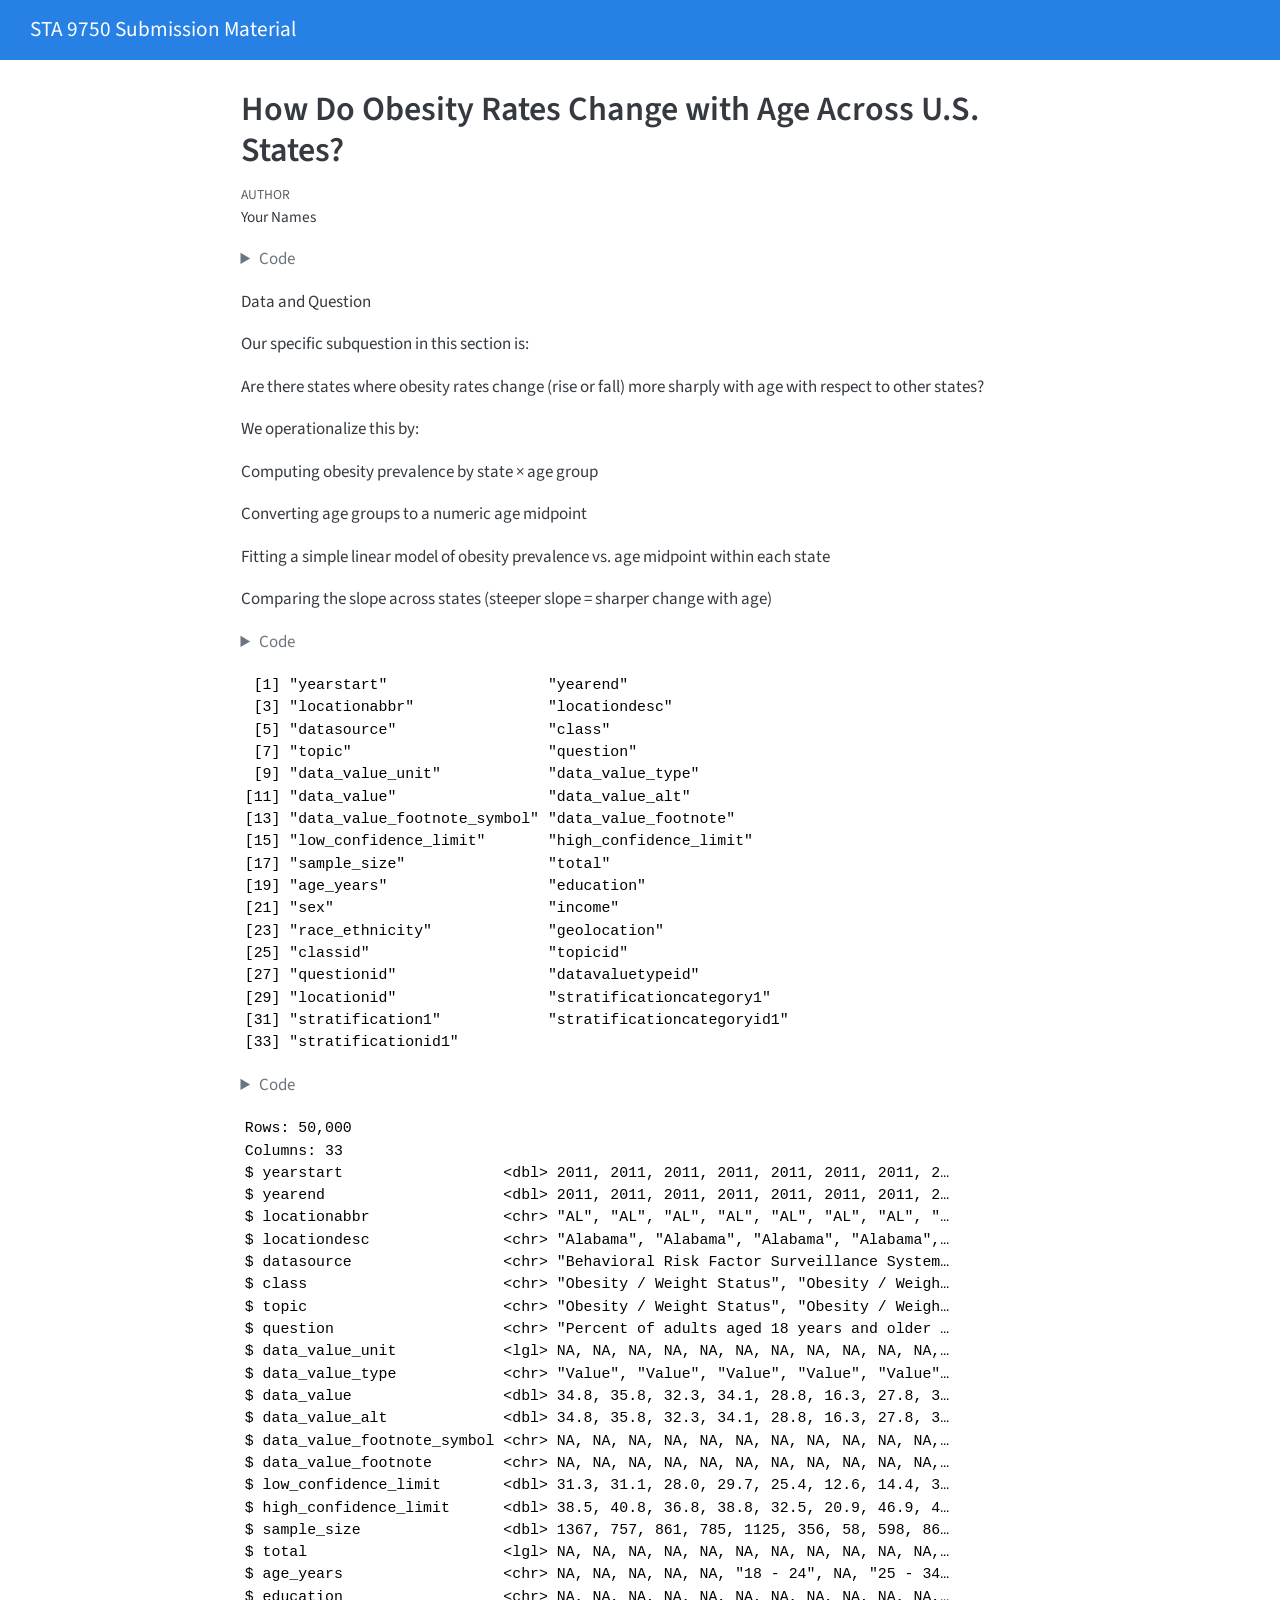
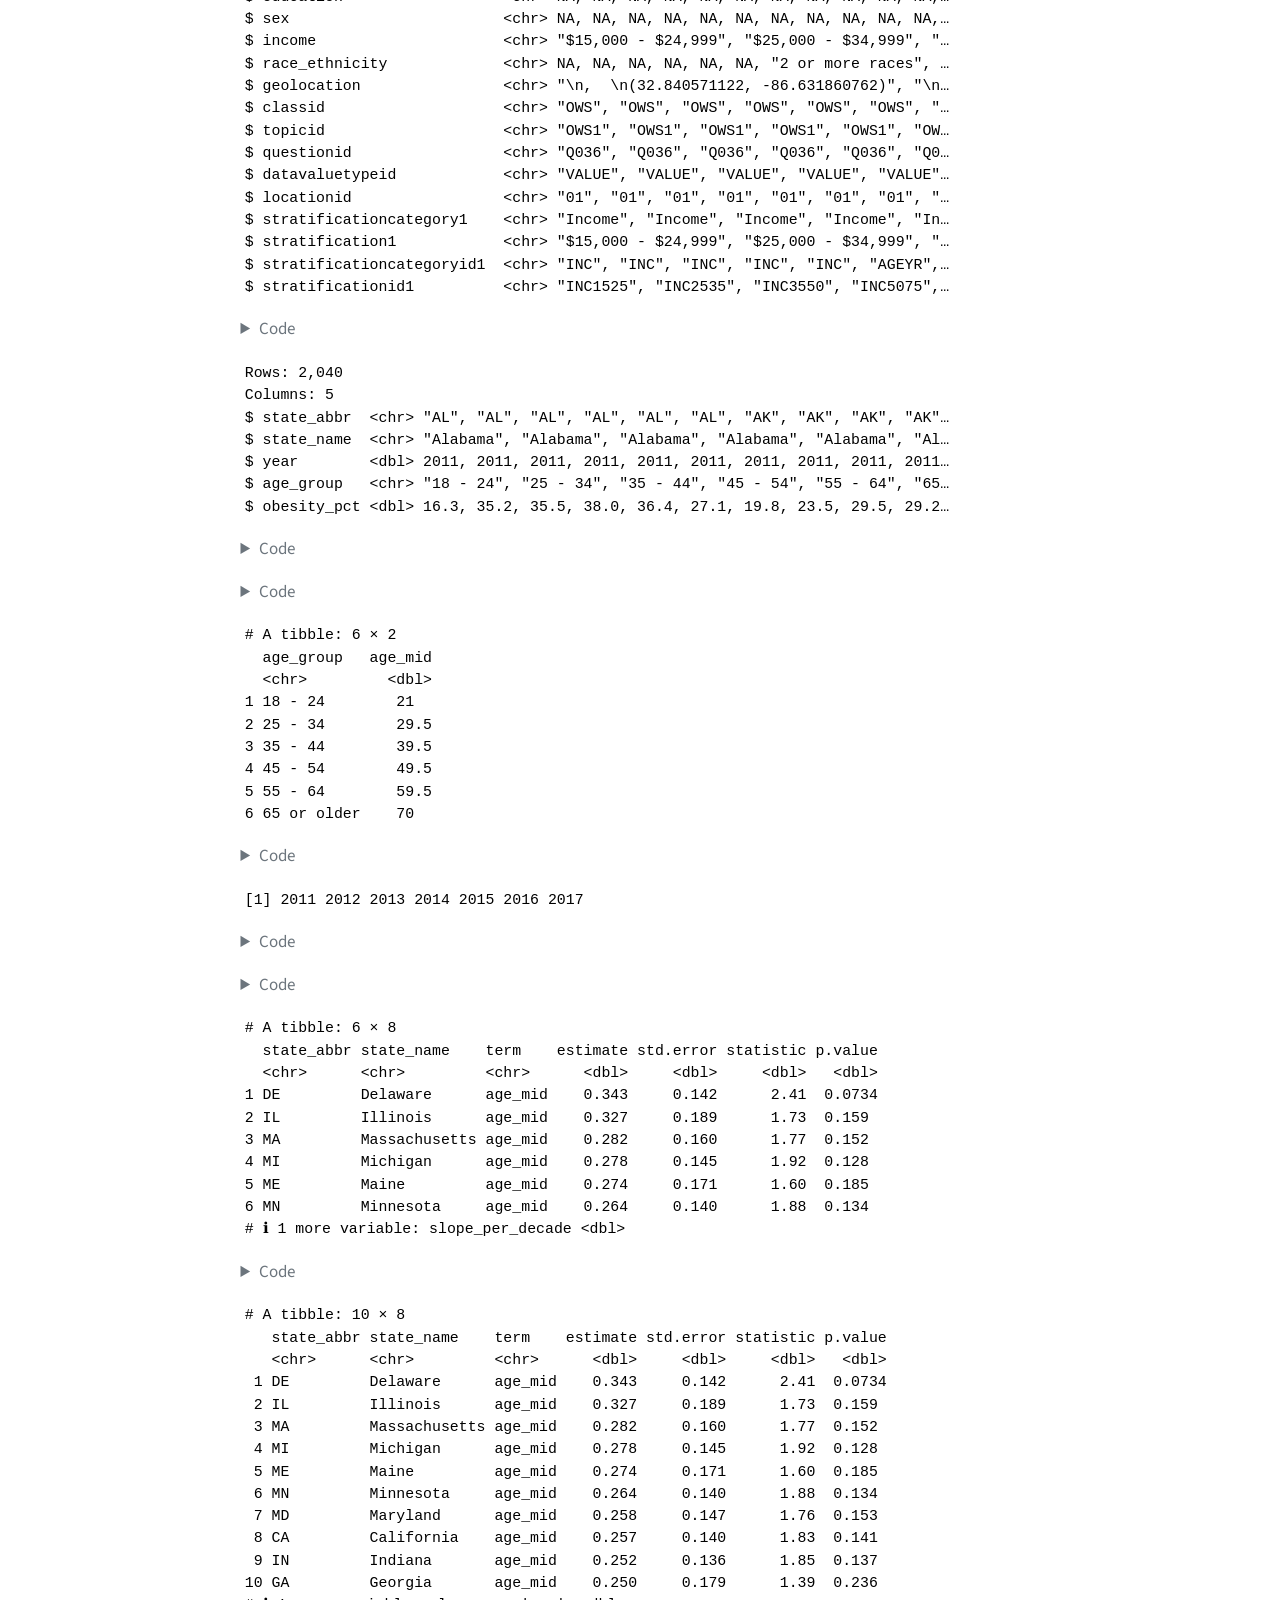
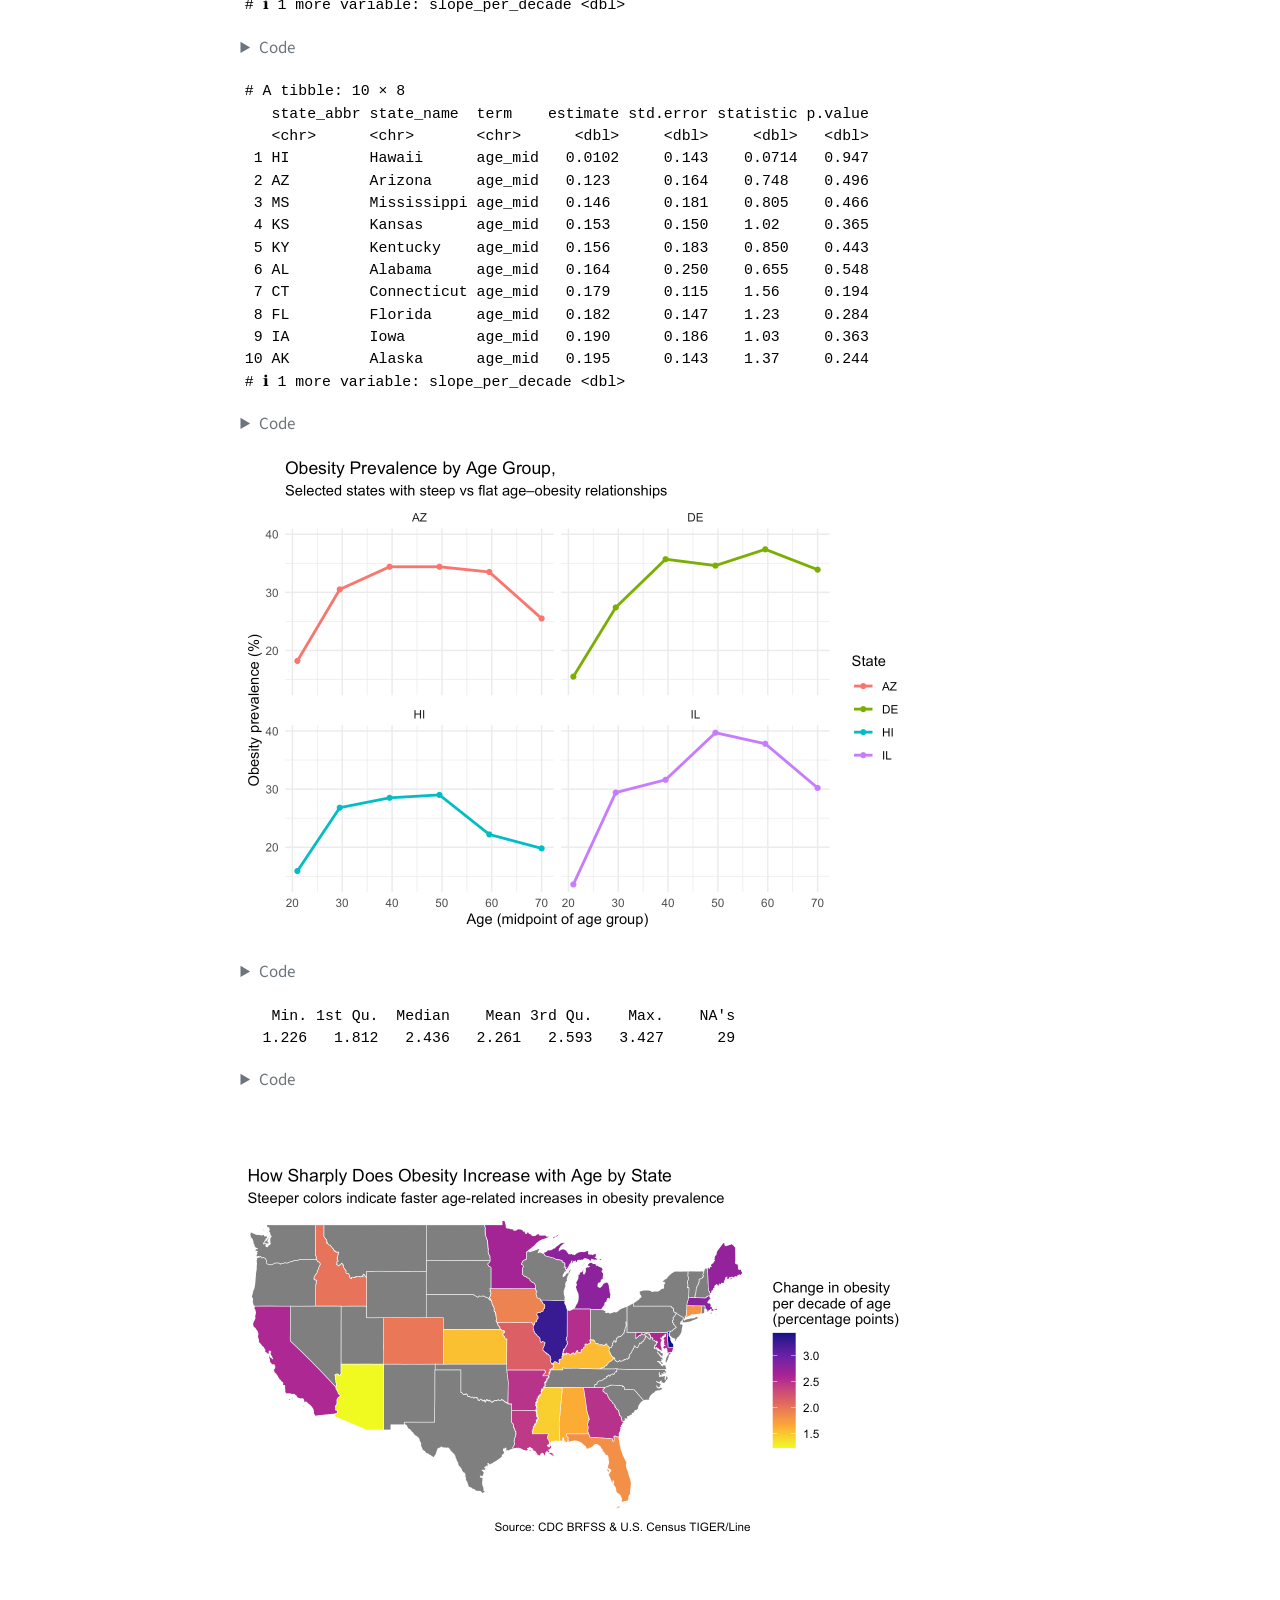
<file: docs/Final Project.html>
<!DOCTYPE html>
<html xmlns="http://www.w3.org/1999/xhtml" lang="en" xml:lang="en"><head>

<meta charset="utf-8">
<meta name="generator" content="quarto-1.7.33">

<meta name="viewport" content="width=device-width, initial-scale=1.0, user-scalable=yes">

<meta name="author" content="Your Names">

<title>How Do Obesity Rates Change with Age Across U.S. States? – STA 9750 Submission Material</title>
<style>
code{white-space: pre-wrap;}
span.smallcaps{font-variant: small-caps;}
div.columns{display: flex; gap: min(4vw, 1.5em);}
div.column{flex: auto; overflow-x: auto;}
div.hanging-indent{margin-left: 1.5em; text-indent: -1.5em;}
ul.task-list{list-style: none;}
ul.task-list li input[type="checkbox"] {
  width: 0.8em;
  margin: 0 0.8em 0.2em -1em; /* quarto-specific, see https://github.com/quarto-dev/quarto-cli/issues/4556 */ 
  vertical-align: middle;
}
/* CSS for syntax highlighting */
html { -webkit-text-size-adjust: 100%; }
pre > code.sourceCode { white-space: pre; position: relative; }
pre > code.sourceCode > span { display: inline-block; line-height: 1.25; }
pre > code.sourceCode > span:empty { height: 1.2em; }
.sourceCode { overflow: visible; }
code.sourceCode > span { color: inherit; text-decoration: inherit; }
div.sourceCode { margin: 1em 0; }
pre.sourceCode { margin: 0; }
@media screen {
div.sourceCode { overflow: auto; }
}
@media print {
pre > code.sourceCode { white-space: pre-wrap; }
pre > code.sourceCode > span { text-indent: -5em; padding-left: 5em; }
}
pre.numberSource code
  { counter-reset: source-line 0; }
pre.numberSource code > span
  { position: relative; left: -4em; counter-increment: source-line; }
pre.numberSource code > span > a:first-child::before
  { content: counter(source-line);
    position: relative; left: -1em; text-align: right; vertical-align: baseline;
    border: none; display: inline-block;
    -webkit-touch-callout: none; -webkit-user-select: none;
    -khtml-user-select: none; -moz-user-select: none;
    -ms-user-select: none; user-select: none;
    padding: 0 4px; width: 4em;
  }
pre.numberSource { margin-left: 3em;  padding-left: 4px; }
div.sourceCode
  {   }
@media screen {
pre > code.sourceCode > span > a:first-child::before { text-decoration: underline; }
}
</style>


<script src="site_libs/quarto-nav/quarto-nav.js"></script>
<script src="site_libs/quarto-nav/headroom.min.js"></script>
<script src="site_libs/clipboard/clipboard.min.js"></script>
<script src="site_libs/quarto-search/autocomplete.umd.js"></script>
<script src="site_libs/quarto-search/fuse.min.js"></script>
<script src="site_libs/quarto-search/quarto-search.js"></script>
<meta name="quarto:offset" content="./">
<script src="site_libs/quarto-html/quarto.js" type="module"></script>
<script src="site_libs/quarto-html/tabsets/tabsets.js" type="module"></script>
<script src="site_libs/quarto-html/popper.min.js"></script>
<script src="site_libs/quarto-html/tippy.umd.min.js"></script>
<script src="site_libs/quarto-html/anchor.min.js"></script>
<link href="site_libs/quarto-html/tippy.css" rel="stylesheet">
<link href="site_libs/quarto-html/quarto-syntax-highlighting-ea385d0e468b0dd5ea5bf0780b1290d9.css" rel="stylesheet" id="quarto-text-highlighting-styles">
<script src="site_libs/bootstrap/bootstrap.min.js"></script>
<link href="site_libs/bootstrap/bootstrap-icons.css" rel="stylesheet">
<link href="site_libs/bootstrap/bootstrap-9344fb9851b4da3cab95007ef9d770dc.min.css" rel="stylesheet" append-hash="true" id="quarto-bootstrap" data-mode="light">
<script id="quarto-search-options" type="application/json">{
  "location": "navbar",
  "copy-button": false,
  "collapse-after": 3,
  "panel-placement": "end",
  "type": "overlay",
  "limit": 50,
  "keyboard-shortcut": [
    "f",
    "/",
    "s"
  ],
  "show-item-context": false,
  "language": {
    "search-no-results-text": "No results",
    "search-matching-documents-text": "matching documents",
    "search-copy-link-title": "Copy link to search",
    "search-hide-matches-text": "Hide additional matches",
    "search-more-match-text": "more match in this document",
    "search-more-matches-text": "more matches in this document",
    "search-clear-button-title": "Clear",
    "search-text-placeholder": "",
    "search-detached-cancel-button-title": "Cancel",
    "search-submit-button-title": "Submit",
    "search-label": "Search"
  }
}</script>


</head>

<body class="nav-fixed fullcontent quarto-light">

<div id="quarto-search-results"></div>
  <header id="quarto-header" class="headroom fixed-top">
    <nav class="navbar navbar-expand-lg " data-bs-theme="dark">
      <div class="navbar-container container-fluid">
      <div class="navbar-brand-container mx-auto">
    <a class="navbar-brand" href="./index.html">
    <span class="navbar-title">STA 9750 Submission Material</span>
    </a>
  </div>
        <div class="quarto-navbar-tools tools-end">
</div>
      </div> <!-- /container-fluid -->
    </nav>
</header>
<!-- content -->
<div id="quarto-content" class="quarto-container page-columns page-rows-contents page-layout-article page-navbar">
<!-- sidebar -->
<!-- margin-sidebar -->
    
<!-- main -->
<main class="content" id="quarto-document-content">

<header id="title-block-header" class="quarto-title-block default">
<div class="quarto-title">
<h1 class="title">How Do Obesity Rates Change with Age Across U.S. States?</h1>
</div>



<div class="quarto-title-meta">

    <div>
    <div class="quarto-title-meta-heading">Author</div>
    <div class="quarto-title-meta-contents">
             <p>Your Names </p>
          </div>
  </div>
    
  
    
  </div>
  


</header>


<div class="cell">
<details class="code-fold">
<summary>Code</summary>
<div class="sourceCode cell-code" id="cb1"><pre class="sourceCode r code-with-copy"><code class="sourceCode r"><span id="cb1-1"><a href="#cb1-1" aria-hidden="true" tabindex="-1"></a><span class="fu">library</span>(tidyverse)</span>
<span id="cb1-2"><a href="#cb1-2" aria-hidden="true" tabindex="-1"></a><span class="fu">library</span>(janitor)</span>
<span id="cb1-3"><a href="#cb1-3" aria-hidden="true" tabindex="-1"></a><span class="fu">library</span>(scales)</span>
<span id="cb1-4"><a href="#cb1-4" aria-hidden="true" tabindex="-1"></a><span class="co"># library(broom) # uncomment if you prefer broom-based modeling</span></span></code><button title="Copy to Clipboard" class="code-copy-button"><i class="bi"></i></button></pre></div>
</details>
</div>
<p>Data and Question</p>
<p>Our specific subquestion in this section is:</p>
<p>Are there states where obesity rates change (rise or fall) more sharply with age with respect to other states?</p>
<p>We operationalize this by:</p>
<p>Computing obesity prevalence by state × age group</p>
<p>Converting age groups to a numeric age midpoint</p>
<p>Fitting a simple linear model of obesity prevalence vs.&nbsp;age midpoint within each state</p>
<p>Comparing the slope across states (steeper slope = sharper change with age)</p>
<div class="cell">
<details class="code-fold">
<summary>Code</summary>
<div class="sourceCode cell-code" id="cb2"><pre class="sourceCode r code-with-copy"><code class="sourceCode r"><span id="cb2-1"><a href="#cb2-1" aria-hidden="true" tabindex="-1"></a><span class="fu">library</span>(readr)</span>
<span id="cb2-2"><a href="#cb2-2" aria-hidden="true" tabindex="-1"></a><span class="fu">library</span>(dplyr)</span>
<span id="cb2-3"><a href="#cb2-3" aria-hidden="true" tabindex="-1"></a></span>
<span id="cb2-4"><a href="#cb2-4" aria-hidden="true" tabindex="-1"></a>obesity_raw <span class="ot">&lt;-</span> <span class="fu">read_csv</span>(</span>
<span id="cb2-5"><a href="#cb2-5" aria-hidden="true" tabindex="-1"></a>  <span class="st">"https://data.cdc.gov/resource/hn4x-zwk7.csv?$limit=50000"</span></span>
<span id="cb2-6"><a href="#cb2-6" aria-hidden="true" tabindex="-1"></a>)</span>
<span id="cb2-7"><a href="#cb2-7" aria-hidden="true" tabindex="-1"></a></span>
<span id="cb2-8"><a href="#cb2-8" aria-hidden="true" tabindex="-1"></a><span class="fu">names</span>(obesity_raw)</span></code><button title="Copy to Clipboard" class="code-copy-button"><i class="bi"></i></button></pre></div>
</details>
<div class="cell-output cell-output-stdout">
<pre><code> [1] "yearstart"                  "yearend"                   
 [3] "locationabbr"               "locationdesc"              
 [5] "datasource"                 "class"                     
 [7] "topic"                      "question"                  
 [9] "data_value_unit"            "data_value_type"           
[11] "data_value"                 "data_value_alt"            
[13] "data_value_footnote_symbol" "data_value_footnote"       
[15] "low_confidence_limit"       "high_confidence_limit"     
[17] "sample_size"                "total"                     
[19] "age_years"                  "education"                 
[21] "sex"                        "income"                    
[23] "race_ethnicity"             "geolocation"               
[25] "classid"                    "topicid"                   
[27] "questionid"                 "datavaluetypeid"           
[29] "locationid"                 "stratificationcategory1"   
[31] "stratification1"            "stratificationcategoryid1" 
[33] "stratificationid1"         </code></pre>
</div>
</div>
<div class="cell">
<details class="code-fold">
<summary>Code</summary>
<div class="sourceCode cell-code" id="cb4"><pre class="sourceCode r code-with-copy"><code class="sourceCode r"><span id="cb4-1"><a href="#cb4-1" aria-hidden="true" tabindex="-1"></a>dplyr<span class="sc">::</span><span class="fu">glimpse</span>(obesity_raw)</span></code><button title="Copy to Clipboard" class="code-copy-button"><i class="bi"></i></button></pre></div>
</details>
<div class="cell-output cell-output-stdout">
<pre><code>Rows: 50,000
Columns: 33
$ yearstart                  &lt;dbl&gt; 2011, 2011, 2011, 2011, 2011, 2011, 2011, 2…
$ yearend                    &lt;dbl&gt; 2011, 2011, 2011, 2011, 2011, 2011, 2011, 2…
$ locationabbr               &lt;chr&gt; "AL", "AL", "AL", "AL", "AL", "AL", "AL", "…
$ locationdesc               &lt;chr&gt; "Alabama", "Alabama", "Alabama", "Alabama",…
$ datasource                 &lt;chr&gt; "Behavioral Risk Factor Surveillance System…
$ class                      &lt;chr&gt; "Obesity / Weight Status", "Obesity / Weigh…
$ topic                      &lt;chr&gt; "Obesity / Weight Status", "Obesity / Weigh…
$ question                   &lt;chr&gt; "Percent of adults aged 18 years and older …
$ data_value_unit            &lt;lgl&gt; NA, NA, NA, NA, NA, NA, NA, NA, NA, NA, NA,…
$ data_value_type            &lt;chr&gt; "Value", "Value", "Value", "Value", "Value"…
$ data_value                 &lt;dbl&gt; 34.8, 35.8, 32.3, 34.1, 28.8, 16.3, 27.8, 3…
$ data_value_alt             &lt;dbl&gt; 34.8, 35.8, 32.3, 34.1, 28.8, 16.3, 27.8, 3…
$ data_value_footnote_symbol &lt;chr&gt; NA, NA, NA, NA, NA, NA, NA, NA, NA, NA, NA,…
$ data_value_footnote        &lt;chr&gt; NA, NA, NA, NA, NA, NA, NA, NA, NA, NA, NA,…
$ low_confidence_limit       &lt;dbl&gt; 31.3, 31.1, 28.0, 29.7, 25.4, 12.6, 14.4, 3…
$ high_confidence_limit      &lt;dbl&gt; 38.5, 40.8, 36.8, 38.8, 32.5, 20.9, 46.9, 4…
$ sample_size                &lt;dbl&gt; 1367, 757, 861, 785, 1125, 356, 58, 598, 86…
$ total                      &lt;lgl&gt; NA, NA, NA, NA, NA, NA, NA, NA, NA, NA, NA,…
$ age_years                  &lt;chr&gt; NA, NA, NA, NA, NA, "18 - 24", NA, "25 - 34…
$ education                  &lt;chr&gt; NA, NA, NA, NA, NA, NA, NA, NA, NA, NA, NA,…
$ sex                        &lt;chr&gt; NA, NA, NA, NA, NA, NA, NA, NA, NA, NA, NA,…
$ income                     &lt;chr&gt; "$15,000 - $24,999", "$25,000 - $34,999", "…
$ race_ethnicity             &lt;chr&gt; NA, NA, NA, NA, NA, NA, "2 or more races", …
$ geolocation                &lt;chr&gt; "\n,  \n(32.840571122, -86.631860762)", "\n…
$ classid                    &lt;chr&gt; "OWS", "OWS", "OWS", "OWS", "OWS", "OWS", "…
$ topicid                    &lt;chr&gt; "OWS1", "OWS1", "OWS1", "OWS1", "OWS1", "OW…
$ questionid                 &lt;chr&gt; "Q036", "Q036", "Q036", "Q036", "Q036", "Q0…
$ datavaluetypeid            &lt;chr&gt; "VALUE", "VALUE", "VALUE", "VALUE", "VALUE"…
$ locationid                 &lt;chr&gt; "01", "01", "01", "01", "01", "01", "01", "…
$ stratificationcategory1    &lt;chr&gt; "Income", "Income", "Income", "Income", "In…
$ stratification1            &lt;chr&gt; "$15,000 - $24,999", "$25,000 - $34,999", "…
$ stratificationcategoryid1  &lt;chr&gt; "INC", "INC", "INC", "INC", "INC", "AGEYR",…
$ stratificationid1          &lt;chr&gt; "INC1525", "INC2535", "INC3550", "INC5075",…</code></pre>
</div>
</div>
<div class="cell">
<details class="code-fold">
<summary>Code</summary>
<div class="sourceCode cell-code" id="cb6"><pre class="sourceCode r code-with-copy"><code class="sourceCode r"><span id="cb6-1"><a href="#cb6-1" aria-hidden="true" tabindex="-1"></a><span class="fu">library</span>(tidyverse)</span>
<span id="cb6-2"><a href="#cb6-2" aria-hidden="true" tabindex="-1"></a></span>
<span id="cb6-3"><a href="#cb6-3" aria-hidden="true" tabindex="-1"></a>obesity_age <span class="ot">&lt;-</span> obesity_raw <span class="sc">%&gt;%</span></span>
<span id="cb6-4"><a href="#cb6-4" aria-hidden="true" tabindex="-1"></a><span class="fu">filter</span>(</span>
<span id="cb6-5"><a href="#cb6-5" aria-hidden="true" tabindex="-1"></a>class <span class="sc">==</span> <span class="st">"Obesity / Weight Status"</span>,</span>
<span id="cb6-6"><a href="#cb6-6" aria-hidden="true" tabindex="-1"></a>question <span class="sc">==</span> <span class="st">"Percent of adults aged 18 years and older who have obesity"</span>,</span>
<span id="cb6-7"><a href="#cb6-7" aria-hidden="true" tabindex="-1"></a>stratificationcategory1 <span class="sc">==</span> <span class="st">"Age (years)"</span>,</span>
<span id="cb6-8"><a href="#cb6-8" aria-hidden="true" tabindex="-1"></a><span class="sc">!</span><span class="fu">is.na</span>(age_years),</span>
<span id="cb6-9"><a href="#cb6-9" aria-hidden="true" tabindex="-1"></a><span class="sc">!</span><span class="fu">is.na</span>(data_value),</span>
<span id="cb6-10"><a href="#cb6-10" aria-hidden="true" tabindex="-1"></a>locationabbr <span class="sc">!=</span> <span class="st">"US"</span>   <span class="co"># drop national aggregate</span></span>
<span id="cb6-11"><a href="#cb6-11" aria-hidden="true" tabindex="-1"></a>) <span class="sc">%&gt;%</span></span>
<span id="cb6-12"><a href="#cb6-12" aria-hidden="true" tabindex="-1"></a><span class="fu">select</span>(</span>
<span id="cb6-13"><a href="#cb6-13" aria-hidden="true" tabindex="-1"></a><span class="at">state_abbr =</span> locationabbr,</span>
<span id="cb6-14"><a href="#cb6-14" aria-hidden="true" tabindex="-1"></a><span class="at">state_name =</span> locationdesc,</span>
<span id="cb6-15"><a href="#cb6-15" aria-hidden="true" tabindex="-1"></a><span class="at">year =</span> yearstart,</span>
<span id="cb6-16"><a href="#cb6-16" aria-hidden="true" tabindex="-1"></a><span class="at">age_group =</span> age_years,</span>
<span id="cb6-17"><a href="#cb6-17" aria-hidden="true" tabindex="-1"></a><span class="at">obesity_pct =</span> data_value</span>
<span id="cb6-18"><a href="#cb6-18" aria-hidden="true" tabindex="-1"></a>)</span>
<span id="cb6-19"><a href="#cb6-19" aria-hidden="true" tabindex="-1"></a></span>
<span id="cb6-20"><a href="#cb6-20" aria-hidden="true" tabindex="-1"></a><span class="fu">glimpse</span>(obesity_age)</span></code><button title="Copy to Clipboard" class="code-copy-button"><i class="bi"></i></button></pre></div>
</details>
<div class="cell-output cell-output-stdout">
<pre><code>Rows: 2,040
Columns: 5
$ state_abbr  &lt;chr&gt; "AL", "AL", "AL", "AL", "AL", "AL", "AK", "AK", "AK", "AK"…
$ state_name  &lt;chr&gt; "Alabama", "Alabama", "Alabama", "Alabama", "Alabama", "Al…
$ year        &lt;dbl&gt; 2011, 2011, 2011, 2011, 2011, 2011, 2011, 2011, 2011, 2011…
$ age_group   &lt;chr&gt; "18 - 24", "25 - 34", "35 - 44", "45 - 54", "55 - 64", "65…
$ obesity_pct &lt;dbl&gt; 16.3, 35.2, 35.5, 38.0, 36.4, 27.1, 19.8, 23.5, 29.5, 29.2…</code></pre>
</div>
</div>
<div class="cell">
<details class="code-fold">
<summary>Code</summary>
<div class="sourceCode cell-code" id="cb8"><pre class="sourceCode r code-with-copy"><code class="sourceCode r"><span id="cb8-1"><a href="#cb8-1" aria-hidden="true" tabindex="-1"></a>obesity_age <span class="ot">&lt;-</span> obesity_age <span class="sc">%&gt;%</span></span>
<span id="cb8-2"><a href="#cb8-2" aria-hidden="true" tabindex="-1"></a>  <span class="fu">mutate</span>(</span>
<span id="cb8-3"><a href="#cb8-3" aria-hidden="true" tabindex="-1"></a>    <span class="at">age_low  =</span> readr<span class="sc">::</span><span class="fu">parse_number</span>(age_group),</span>
<span id="cb8-4"><a href="#cb8-4" aria-hidden="true" tabindex="-1"></a>    <span class="at">age_high =</span> readr<span class="sc">::</span><span class="fu">parse_number</span>(<span class="fu">str_extract</span>(age_group, <span class="st">"</span><span class="sc">\\</span><span class="st">d+</span><span class="sc">\\</span><span class="st">s*$"</span>)),</span>
<span id="cb8-5"><a href="#cb8-5" aria-hidden="true" tabindex="-1"></a>    <span class="at">age_mid  =</span> <span class="fu">case_when</span>(</span>
<span id="cb8-6"><a href="#cb8-6" aria-hidden="true" tabindex="-1"></a>      <span class="sc">!</span><span class="fu">is.na</span>(age_high) <span class="sc">~</span> (age_low <span class="sc">+</span> age_high) <span class="sc">/</span> <span class="dv">2</span>,</span>
<span id="cb8-7"><a href="#cb8-7" aria-hidden="true" tabindex="-1"></a>      <span class="cn">TRUE</span>             <span class="sc">~</span> age_low <span class="sc">+</span> <span class="dv">5</span></span>
<span id="cb8-8"><a href="#cb8-8" aria-hidden="true" tabindex="-1"></a>    )</span>
<span id="cb8-9"><a href="#cb8-9" aria-hidden="true" tabindex="-1"></a>  )</span></code><button title="Copy to Clipboard" class="code-copy-button"><i class="bi"></i></button></pre></div>
</details>
</div>
<div class="cell">
<details class="code-fold">
<summary>Code</summary>
<div class="sourceCode cell-code" id="cb9"><pre class="sourceCode r code-with-copy"><code class="sourceCode r"><span id="cb9-1"><a href="#cb9-1" aria-hidden="true" tabindex="-1"></a>obesity_age <span class="sc">%&gt;%</span></span>
<span id="cb9-2"><a href="#cb9-2" aria-hidden="true" tabindex="-1"></a>  <span class="fu">distinct</span>(age_group, age_mid) <span class="sc">%&gt;%</span></span>
<span id="cb9-3"><a href="#cb9-3" aria-hidden="true" tabindex="-1"></a>  <span class="fu">arrange</span>(age_mid)</span></code><button title="Copy to Clipboard" class="code-copy-button"><i class="bi"></i></button></pre></div>
</details>
<div class="cell-output cell-output-stdout">
<pre><code># A tibble: 6 × 2
  age_group   age_mid
  &lt;chr&gt;         &lt;dbl&gt;
1 18 - 24        21  
2 25 - 34        29.5
3 35 - 44        39.5
4 45 - 54        49.5
5 55 - 64        59.5
6 65 or older    70  </code></pre>
</div>
</div>
<div class="cell">
<details class="code-fold">
<summary>Code</summary>
<div class="sourceCode cell-code" id="cb11"><pre class="sourceCode r code-with-copy"><code class="sourceCode r"><span id="cb11-1"><a href="#cb11-1" aria-hidden="true" tabindex="-1"></a><span class="fu">sort</span>(<span class="fu">unique</span>(obesity_age<span class="sc">$</span>year))</span></code><button title="Copy to Clipboard" class="code-copy-button"><i class="bi"></i></button></pre></div>
</details>
<div class="cell-output cell-output-stdout">
<pre><code>[1] 2011 2012 2013 2014 2015 2016 2017</code></pre>
</div>
</div>
<div class="cell">
<details class="code-fold">
<summary>Code</summary>
<div class="sourceCode cell-code" id="cb13"><pre class="sourceCode r code-with-copy"><code class="sourceCode r"><span id="cb13-1"><a href="#cb13-1" aria-hidden="true" tabindex="-1"></a>target_year <span class="ot">&lt;-</span> <span class="fu">max</span>(obesity_age<span class="sc">$</span>year)</span>
<span id="cb13-2"><a href="#cb13-2" aria-hidden="true" tabindex="-1"></a></span>
<span id="cb13-3"><a href="#cb13-3" aria-hidden="true" tabindex="-1"></a>obesity_year <span class="ot">&lt;-</span> obesity_age <span class="sc">%&gt;%</span></span>
<span id="cb13-4"><a href="#cb13-4" aria-hidden="true" tabindex="-1"></a>  <span class="fu">filter</span>(year <span class="sc">==</span> target_year)</span></code><button title="Copy to Clipboard" class="code-copy-button"><i class="bi"></i></button></pre></div>
</details>
</div>
<div class="cell">
<details class="code-fold">
<summary>Code</summary>
<div class="sourceCode cell-code" id="cb14"><pre class="sourceCode r code-with-copy"><code class="sourceCode r"><span id="cb14-1"><a href="#cb14-1" aria-hidden="true" tabindex="-1"></a><span class="fu">library</span>(broom)</span>
<span id="cb14-2"><a href="#cb14-2" aria-hidden="true" tabindex="-1"></a></span>
<span id="cb14-3"><a href="#cb14-3" aria-hidden="true" tabindex="-1"></a>state_slopes <span class="ot">&lt;-</span> obesity_year <span class="sc">%&gt;%</span></span>
<span id="cb14-4"><a href="#cb14-4" aria-hidden="true" tabindex="-1"></a>  <span class="fu">group_by</span>(state_abbr, state_name) <span class="sc">%&gt;%</span></span>
<span id="cb14-5"><a href="#cb14-5" aria-hidden="true" tabindex="-1"></a>  <span class="fu">filter</span>(<span class="fu">n</span>() <span class="sc">&gt;=</span> <span class="dv">3</span>) <span class="sc">%&gt;%</span>  <span class="co"># make sure a state has enough age groups</span></span>
<span id="cb14-6"><a href="#cb14-6" aria-hidden="true" tabindex="-1"></a>  <span class="fu">do</span>(<span class="fu">tidy</span>(<span class="fu">lm</span>(obesity_pct <span class="sc">~</span> age_mid, <span class="at">data =</span> .))) <span class="sc">%&gt;%</span></span>
<span id="cb14-7"><a href="#cb14-7" aria-hidden="true" tabindex="-1"></a>  <span class="fu">filter</span>(term <span class="sc">==</span> <span class="st">"age_mid"</span>) <span class="sc">%&gt;%</span></span>
<span id="cb14-8"><a href="#cb14-8" aria-hidden="true" tabindex="-1"></a>  <span class="fu">ungroup</span>() <span class="sc">%&gt;%</span></span>
<span id="cb14-9"><a href="#cb14-9" aria-hidden="true" tabindex="-1"></a>  <span class="fu">mutate</span>(</span>
<span id="cb14-10"><a href="#cb14-10" aria-hidden="true" tabindex="-1"></a>    <span class="at">slope_per_decade =</span> estimate <span class="sc">*</span> <span class="dv">10</span></span>
<span id="cb14-11"><a href="#cb14-11" aria-hidden="true" tabindex="-1"></a>  ) <span class="sc">%&gt;%</span></span>
<span id="cb14-12"><a href="#cb14-12" aria-hidden="true" tabindex="-1"></a>  <span class="fu">arrange</span>(<span class="fu">desc</span>(slope_per_decade))</span>
<span id="cb14-13"><a href="#cb14-13" aria-hidden="true" tabindex="-1"></a></span>
<span id="cb14-14"><a href="#cb14-14" aria-hidden="true" tabindex="-1"></a><span class="fu">head</span>(state_slopes)</span></code><button title="Copy to Clipboard" class="code-copy-button"><i class="bi"></i></button></pre></div>
</details>
<div class="cell-output cell-output-stdout">
<pre><code># A tibble: 6 × 8
  state_abbr state_name    term    estimate std.error statistic p.value
  &lt;chr&gt;      &lt;chr&gt;         &lt;chr&gt;      &lt;dbl&gt;     &lt;dbl&gt;     &lt;dbl&gt;   &lt;dbl&gt;
1 DE         Delaware      age_mid    0.343     0.142      2.41  0.0734
2 IL         Illinois      age_mid    0.327     0.189      1.73  0.159 
3 MA         Massachusetts age_mid    0.282     0.160      1.77  0.152 
4 MI         Michigan      age_mid    0.278     0.145      1.92  0.128 
5 ME         Maine         age_mid    0.274     0.171      1.60  0.185 
6 MN         Minnesota     age_mid    0.264     0.140      1.88  0.134 
# ℹ 1 more variable: slope_per_decade &lt;dbl&gt;</code></pre>
</div>
</div>
<div class="cell">
<details class="code-fold">
<summary>Code</summary>
<div class="sourceCode cell-code" id="cb16"><pre class="sourceCode r code-with-copy"><code class="sourceCode r"><span id="cb16-1"><a href="#cb16-1" aria-hidden="true" tabindex="-1"></a>top10_states <span class="ot">&lt;-</span> state_slopes <span class="sc">%&gt;%</span> <span class="fu">slice_max</span>(slope_per_decade, <span class="at">n =</span> <span class="dv">10</span>)</span>
<span id="cb16-2"><a href="#cb16-2" aria-hidden="true" tabindex="-1"></a>bottom10_states <span class="ot">&lt;-</span> state_slopes <span class="sc">%&gt;%</span> <span class="fu">slice_min</span>(slope_per_decade, <span class="at">n =</span> <span class="dv">10</span>)</span>
<span id="cb16-3"><a href="#cb16-3" aria-hidden="true" tabindex="-1"></a></span>
<span id="cb16-4"><a href="#cb16-4" aria-hidden="true" tabindex="-1"></a>top10_states</span></code><button title="Copy to Clipboard" class="code-copy-button"><i class="bi"></i></button></pre></div>
</details>
<div class="cell-output cell-output-stdout">
<pre><code># A tibble: 10 × 8
   state_abbr state_name    term    estimate std.error statistic p.value
   &lt;chr&gt;      &lt;chr&gt;         &lt;chr&gt;      &lt;dbl&gt;     &lt;dbl&gt;     &lt;dbl&gt;   &lt;dbl&gt;
 1 DE         Delaware      age_mid    0.343     0.142      2.41  0.0734
 2 IL         Illinois      age_mid    0.327     0.189      1.73  0.159 
 3 MA         Massachusetts age_mid    0.282     0.160      1.77  0.152 
 4 MI         Michigan      age_mid    0.278     0.145      1.92  0.128 
 5 ME         Maine         age_mid    0.274     0.171      1.60  0.185 
 6 MN         Minnesota     age_mid    0.264     0.140      1.88  0.134 
 7 MD         Maryland      age_mid    0.258     0.147      1.76  0.153 
 8 CA         California    age_mid    0.257     0.140      1.83  0.141 
 9 IN         Indiana       age_mid    0.252     0.136      1.85  0.137 
10 GA         Georgia       age_mid    0.250     0.179      1.39  0.236 
# ℹ 1 more variable: slope_per_decade &lt;dbl&gt;</code></pre>
</div>
<details class="code-fold">
<summary>Code</summary>
<div class="sourceCode cell-code" id="cb18"><pre class="sourceCode r code-with-copy"><code class="sourceCode r"><span id="cb18-1"><a href="#cb18-1" aria-hidden="true" tabindex="-1"></a>bottom10_states</span></code><button title="Copy to Clipboard" class="code-copy-button"><i class="bi"></i></button></pre></div>
</details>
<div class="cell-output cell-output-stdout">
<pre><code># A tibble: 10 × 8
   state_abbr state_name  term    estimate std.error statistic p.value
   &lt;chr&gt;      &lt;chr&gt;       &lt;chr&gt;      &lt;dbl&gt;     &lt;dbl&gt;     &lt;dbl&gt;   &lt;dbl&gt;
 1 HI         Hawaii      age_mid   0.0102     0.143    0.0714   0.947
 2 AZ         Arizona     age_mid   0.123      0.164    0.748    0.496
 3 MS         Mississippi age_mid   0.146      0.181    0.805    0.466
 4 KS         Kansas      age_mid   0.153      0.150    1.02     0.365
 5 KY         Kentucky    age_mid   0.156      0.183    0.850    0.443
 6 AL         Alabama     age_mid   0.164      0.250    0.655    0.548
 7 CT         Connecticut age_mid   0.179      0.115    1.56     0.194
 8 FL         Florida     age_mid   0.182      0.147    1.23     0.284
 9 IA         Iowa        age_mid   0.190      0.186    1.03     0.363
10 AK         Alaska      age_mid   0.195      0.143    1.37     0.244
# ℹ 1 more variable: slope_per_decade &lt;dbl&gt;</code></pre>
</div>
</div>
<div class="cell">
<details class="code-fold">
<summary>Code</summary>
<div class="sourceCode cell-code" id="cb20"><pre class="sourceCode r code-with-copy"><code class="sourceCode r"><span id="cb20-1"><a href="#cb20-1" aria-hidden="true" tabindex="-1"></a>interesting_states <span class="ot">&lt;-</span> <span class="fu">c</span>(</span>
<span id="cb20-2"><a href="#cb20-2" aria-hidden="true" tabindex="-1"></a>  top10_states<span class="sc">$</span>state_abbr[<span class="dv">1</span>],</span>
<span id="cb20-3"><a href="#cb20-3" aria-hidden="true" tabindex="-1"></a>  top10_states<span class="sc">$</span>state_abbr[<span class="dv">2</span>],</span>
<span id="cb20-4"><a href="#cb20-4" aria-hidden="true" tabindex="-1"></a>  bottom10_states<span class="sc">$</span>state_abbr[<span class="dv">1</span>],</span>
<span id="cb20-5"><a href="#cb20-5" aria-hidden="true" tabindex="-1"></a>  bottom10_states<span class="sc">$</span>state_abbr[<span class="dv">2</span>]</span>
<span id="cb20-6"><a href="#cb20-6" aria-hidden="true" tabindex="-1"></a>)</span>
<span id="cb20-7"><a href="#cb20-7" aria-hidden="true" tabindex="-1"></a></span>
<span id="cb20-8"><a href="#cb20-8" aria-hidden="true" tabindex="-1"></a>obesity_year <span class="sc">%&gt;%</span></span>
<span id="cb20-9"><a href="#cb20-9" aria-hidden="true" tabindex="-1"></a>  <span class="fu">filter</span>(state_abbr <span class="sc">%in%</span> interesting_states) <span class="sc">%&gt;%</span></span>
<span id="cb20-10"><a href="#cb20-10" aria-hidden="true" tabindex="-1"></a>  <span class="fu">ggplot</span>(<span class="fu">aes</span>(<span class="at">x =</span> age_mid, <span class="at">y =</span> obesity_pct, <span class="at">color =</span> state_abbr)) <span class="sc">+</span></span>
<span id="cb20-11"><a href="#cb20-11" aria-hidden="true" tabindex="-1"></a>  <span class="fu">geom_line</span>(<span class="at">linewidth =</span> <span class="dv">1</span>) <span class="sc">+</span></span>
<span id="cb20-12"><a href="#cb20-12" aria-hidden="true" tabindex="-1"></a>  <span class="fu">geom_point</span>() <span class="sc">+</span></span>
<span id="cb20-13"><a href="#cb20-13" aria-hidden="true" tabindex="-1"></a>  <span class="fu">facet_wrap</span>(<span class="sc">~</span> state_abbr) <span class="sc">+</span></span>
<span id="cb20-14"><a href="#cb20-14" aria-hidden="true" tabindex="-1"></a>  <span class="fu">labs</span>(</span>
<span id="cb20-15"><a href="#cb20-15" aria-hidden="true" tabindex="-1"></a>    <span class="at">title =</span> <span class="fu">paste</span>(<span class="st">"Obesity Prevalence by Age Group,"</span>),</span>
<span id="cb20-16"><a href="#cb20-16" aria-hidden="true" tabindex="-1"></a>    <span class="at">subtitle =</span> <span class="st">"Selected states with steep vs flat age–obesity relationships"</span>,</span>
<span id="cb20-17"><a href="#cb20-17" aria-hidden="true" tabindex="-1"></a>    <span class="at">x =</span> <span class="st">"Age (midpoint of age group)"</span>,</span>
<span id="cb20-18"><a href="#cb20-18" aria-hidden="true" tabindex="-1"></a>    <span class="at">y =</span> <span class="st">"Obesity prevalence (%)"</span>,</span>
<span id="cb20-19"><a href="#cb20-19" aria-hidden="true" tabindex="-1"></a>    <span class="at">color =</span> <span class="st">"State"</span></span>
<span id="cb20-20"><a href="#cb20-20" aria-hidden="true" tabindex="-1"></a>  ) <span class="sc">+</span></span>
<span id="cb20-21"><a href="#cb20-21" aria-hidden="true" tabindex="-1"></a>  <span class="fu">theme_minimal</span>()</span></code><button title="Copy to Clipboard" class="code-copy-button"><i class="bi"></i></button></pre></div>
</details>
<div class="cell-output-display">
<div>
<figure class="figure">
<p><img src="Final-Project_files/figure-html/unnamed-chunk-10-1.png" class="img-fluid figure-img" width="672"></p>
</figure>
</div>
</div>
</div>
<div class="cell">
<details class="code-fold">
<summary>Code</summary>
<div class="sourceCode cell-code" id="cb21"><pre class="sourceCode r code-with-copy"><code class="sourceCode r"><span id="cb21-1"><a href="#cb21-1" aria-hidden="true" tabindex="-1"></a><span class="fu">library</span>(tidycensus)</span>
<span id="cb21-2"><a href="#cb21-2" aria-hidden="true" tabindex="-1"></a><span class="fu">library</span>(sf)</span>
<span id="cb21-3"><a href="#cb21-3" aria-hidden="true" tabindex="-1"></a><span class="fu">library</span>(dplyr)</span>
<span id="cb21-4"><a href="#cb21-4" aria-hidden="true" tabindex="-1"></a><span class="fu">library</span>(ggplot2)</span>
<span id="cb21-5"><a href="#cb21-5" aria-hidden="true" tabindex="-1"></a><span class="fu">library</span>(scales)</span>
<span id="cb21-6"><a href="#cb21-6" aria-hidden="true" tabindex="-1"></a></span>
<span id="cb21-7"><a href="#cb21-7" aria-hidden="true" tabindex="-1"></a><span class="fu">library</span>(tigris)</span>
<span id="cb21-8"><a href="#cb21-8" aria-hidden="true" tabindex="-1"></a></span>
<span id="cb21-9"><a href="#cb21-9" aria-hidden="true" tabindex="-1"></a><span class="fu">options</span>(<span class="at">tigris_use_cache =</span> <span class="cn">TRUE</span>)</span>
<span id="cb21-10"><a href="#cb21-10" aria-hidden="true" tabindex="-1"></a></span>
<span id="cb21-11"><a href="#cb21-11" aria-hidden="true" tabindex="-1"></a>states_sf <span class="ot">&lt;-</span> <span class="fu">states</span>(<span class="at">cb =</span> <span class="cn">TRUE</span>, <span class="at">year =</span> <span class="dv">2022</span>) <span class="sc">%&gt;%</span></span>
<span id="cb21-12"><a href="#cb21-12" aria-hidden="true" tabindex="-1"></a>  <span class="fu">filter</span>(<span class="sc">!</span>STUSPS <span class="sc">%in%</span> <span class="fu">c</span>(<span class="st">"AK"</span>, <span class="st">"HI"</span>, <span class="st">"PR"</span>)) <span class="sc">%&gt;%</span></span>
<span id="cb21-13"><a href="#cb21-13" aria-hidden="true" tabindex="-1"></a>  <span class="fu">transmute</span>(</span>
<span id="cb21-14"><a href="#cb21-14" aria-hidden="true" tabindex="-1"></a>    <span class="at">state_abbr =</span> STUSPS,</span>
<span id="cb21-15"><a href="#cb21-15" aria-hidden="true" tabindex="-1"></a>    <span class="at">state_name =</span> NAME,</span>
<span id="cb21-16"><a href="#cb21-16" aria-hidden="true" tabindex="-1"></a>    geometry</span>
<span id="cb21-17"><a href="#cb21-17" aria-hidden="true" tabindex="-1"></a>  )</span>
<span id="cb21-18"><a href="#cb21-18" aria-hidden="true" tabindex="-1"></a></span>
<span id="cb21-19"><a href="#cb21-19" aria-hidden="true" tabindex="-1"></a>map_data <span class="ot">&lt;-</span> states_sf <span class="sc">%&gt;%</span></span>
<span id="cb21-20"><a href="#cb21-20" aria-hidden="true" tabindex="-1"></a>  <span class="fu">left_join</span>(</span>
<span id="cb21-21"><a href="#cb21-21" aria-hidden="true" tabindex="-1"></a>    state_slopes,</span>
<span id="cb21-22"><a href="#cb21-22" aria-hidden="true" tabindex="-1"></a>    <span class="at">by =</span> <span class="st">"state_abbr"</span></span>
<span id="cb21-23"><a href="#cb21-23" aria-hidden="true" tabindex="-1"></a>  )</span>
<span id="cb21-24"><a href="#cb21-24" aria-hidden="true" tabindex="-1"></a></span>
<span id="cb21-25"><a href="#cb21-25" aria-hidden="true" tabindex="-1"></a><span class="fu">summary</span>(map_data<span class="sc">$</span>slope_per_decade)</span></code><button title="Copy to Clipboard" class="code-copy-button"><i class="bi"></i></button></pre></div>
</details>
<div class="cell-output cell-output-stdout">
<pre><code>   Min. 1st Qu.  Median    Mean 3rd Qu.    Max.    NA's 
  1.226   1.812   2.436   2.261   2.593   3.427      29 </code></pre>
</div>
</div>
<div class="cell">
<details class="code-fold">
<summary>Code</summary>
<div class="sourceCode cell-code" id="cb23"><pre class="sourceCode r code-with-copy"><code class="sourceCode r"><span id="cb23-1"><a href="#cb23-1" aria-hidden="true" tabindex="-1"></a><span class="fu">ggplot</span>(map_data) <span class="sc">+</span></span>
<span id="cb23-2"><a href="#cb23-2" aria-hidden="true" tabindex="-1"></a><span class="fu">geom_sf</span>(<span class="fu">aes</span>(<span class="at">fill =</span> slope_per_decade), <span class="at">color =</span> <span class="st">"white"</span>, <span class="at">linewidth =</span> <span class="fl">0.2</span>) <span class="sc">+</span></span>
<span id="cb23-3"><a href="#cb23-3" aria-hidden="true" tabindex="-1"></a><span class="fu">coord_sf</span>(</span>
<span id="cb23-4"><a href="#cb23-4" aria-hidden="true" tabindex="-1"></a><span class="at">xlim =</span> <span class="fu">c</span>(<span class="sc">-</span><span class="dv">125</span>, <span class="sc">-</span><span class="dv">66</span>),</span>
<span id="cb23-5"><a href="#cb23-5" aria-hidden="true" tabindex="-1"></a><span class="at">ylim =</span> <span class="fu">c</span>(<span class="dv">24</span>, <span class="dv">50</span>),</span>
<span id="cb23-6"><a href="#cb23-6" aria-hidden="true" tabindex="-1"></a><span class="at">expand =</span> <span class="cn">FALSE</span></span>
<span id="cb23-7"><a href="#cb23-7" aria-hidden="true" tabindex="-1"></a>) <span class="sc">+</span></span>
<span id="cb23-8"><a href="#cb23-8" aria-hidden="true" tabindex="-1"></a><span class="fu">scale_fill_viridis_c</span>(</span>
<span id="cb23-9"><a href="#cb23-9" aria-hidden="true" tabindex="-1"></a><span class="at">name =</span> <span class="st">"Change in obesity</span><span class="sc">\n</span><span class="st">per decade of age</span><span class="sc">\n</span><span class="st">(percentage points)"</span>,</span>
<span id="cb23-10"><a href="#cb23-10" aria-hidden="true" tabindex="-1"></a><span class="at">option =</span> <span class="st">"plasma"</span>,</span>
<span id="cb23-11"><a href="#cb23-11" aria-hidden="true" tabindex="-1"></a><span class="at">direction =</span> <span class="sc">-</span><span class="dv">1</span>,</span>
<span id="cb23-12"><a href="#cb23-12" aria-hidden="true" tabindex="-1"></a><span class="at">labels =</span> scales<span class="sc">::</span><span class="fu">label_number</span>(<span class="at">accuracy =</span> <span class="fl">0.1</span>)</span>
<span id="cb23-13"><a href="#cb23-13" aria-hidden="true" tabindex="-1"></a>) <span class="sc">+</span></span>
<span id="cb23-14"><a href="#cb23-14" aria-hidden="true" tabindex="-1"></a><span class="fu">labs</span>(</span>
<span id="cb23-15"><a href="#cb23-15" aria-hidden="true" tabindex="-1"></a><span class="at">title =</span> <span class="fu">paste</span>(<span class="st">"How Sharply Does Obesity Increase with Age by State"</span>),</span>
<span id="cb23-16"><a href="#cb23-16" aria-hidden="true" tabindex="-1"></a><span class="at">subtitle =</span> <span class="st">"Steeper colors indicate faster age-related increases in obesity prevalence"</span>,</span>
<span id="cb23-17"><a href="#cb23-17" aria-hidden="true" tabindex="-1"></a><span class="at">caption =</span> <span class="st">"Source: CDC BRFSS &amp; U.S. Census TIGER/Line"</span></span>
<span id="cb23-18"><a href="#cb23-18" aria-hidden="true" tabindex="-1"></a>) <span class="sc">+</span></span>
<span id="cb23-19"><a href="#cb23-19" aria-hidden="true" tabindex="-1"></a><span class="fu">theme_minimal</span>() <span class="sc">+</span></span>
<span id="cb23-20"><a href="#cb23-20" aria-hidden="true" tabindex="-1"></a><span class="fu">theme</span>(</span>
<span id="cb23-21"><a href="#cb23-21" aria-hidden="true" tabindex="-1"></a><span class="at">axis.text =</span> <span class="fu">element_blank</span>(),</span>
<span id="cb23-22"><a href="#cb23-22" aria-hidden="true" tabindex="-1"></a><span class="at">axis.ticks =</span> <span class="fu">element_blank</span>(),</span>
<span id="cb23-23"><a href="#cb23-23" aria-hidden="true" tabindex="-1"></a><span class="at">panel.grid =</span> <span class="fu">element_blank</span>(),</span>
<span id="cb23-24"><a href="#cb23-24" aria-hidden="true" tabindex="-1"></a><span class="at">plot.margin =</span> <span class="fu">margin</span>(<span class="dv">5</span>, <span class="dv">5</span>, <span class="dv">5</span>, <span class="dv">5</span>),</span>
<span id="cb23-25"><a href="#cb23-25" aria-hidden="true" tabindex="-1"></a><span class="at">aspect.ratio =</span> <span class="fl">0.6</span></span>
<span id="cb23-26"><a href="#cb23-26" aria-hidden="true" tabindex="-1"></a>)</span></code><button title="Copy to Clipboard" class="code-copy-button"><i class="bi"></i></button></pre></div>
</details>
<div class="cell-output-display">
<div>
<figure class="figure">
<p><img src="Final-Project_files/figure-html/unnamed-chunk-12-1.png" class="img-fluid figure-img" width="672"></p>
</figure>
</div>
</div>
</div>



</main> <!-- /main -->
<script id="quarto-html-after-body" type="application/javascript">
  window.document.addEventListener("DOMContentLoaded", function (event) {
    const icon = "";
    const anchorJS = new window.AnchorJS();
    anchorJS.options = {
      placement: 'right',
      icon: icon
    };
    anchorJS.add('.anchored');
    const isCodeAnnotation = (el) => {
      for (const clz of el.classList) {
        if (clz.startsWith('code-annotation-')) {                     
          return true;
        }
      }
      return false;
    }
    const onCopySuccess = function(e) {
      // button target
      const button = e.trigger;
      // don't keep focus
      button.blur();
      // flash "checked"
      button.classList.add('code-copy-button-checked');
      var currentTitle = button.getAttribute("title");
      button.setAttribute("title", "Copied!");
      let tooltip;
      if (window.bootstrap) {
        button.setAttribute("data-bs-toggle", "tooltip");
        button.setAttribute("data-bs-placement", "left");
        button.setAttribute("data-bs-title", "Copied!");
        tooltip = new bootstrap.Tooltip(button, 
          { trigger: "manual", 
            customClass: "code-copy-button-tooltip",
            offset: [0, -8]});
        tooltip.show();    
      }
      setTimeout(function() {
        if (tooltip) {
          tooltip.hide();
          button.removeAttribute("data-bs-title");
          button.removeAttribute("data-bs-toggle");
          button.removeAttribute("data-bs-placement");
        }
        button.setAttribute("title", currentTitle);
        button.classList.remove('code-copy-button-checked');
      }, 1000);
      // clear code selection
      e.clearSelection();
    }
    const getTextToCopy = function(trigger) {
        const codeEl = trigger.previousElementSibling.cloneNode(true);
        for (const childEl of codeEl.children) {
          if (isCodeAnnotation(childEl)) {
            childEl.remove();
          }
        }
        return codeEl.innerText;
    }
    const clipboard = new window.ClipboardJS('.code-copy-button:not([data-in-quarto-modal])', {
      text: getTextToCopy
    });
    clipboard.on('success', onCopySuccess);
    if (window.document.getElementById('quarto-embedded-source-code-modal')) {
      const clipboardModal = new window.ClipboardJS('.code-copy-button[data-in-quarto-modal]', {
        text: getTextToCopy,
        container: window.document.getElementById('quarto-embedded-source-code-modal')
      });
      clipboardModal.on('success', onCopySuccess);
    }
      var localhostRegex = new RegExp(/^(?:http|https):\/\/localhost\:?[0-9]*\//);
      var mailtoRegex = new RegExp(/^mailto:/);
        var filterRegex = new RegExp("https:\/\/Wanderloost\.github\.io\/STA9750-2025-FALL\/");
      var isInternal = (href) => {
          return filterRegex.test(href) || localhostRegex.test(href) || mailtoRegex.test(href);
      }
      // Inspect non-navigation links and adorn them if external
     var links = window.document.querySelectorAll('a[href]:not(.nav-link):not(.navbar-brand):not(.toc-action):not(.sidebar-link):not(.sidebar-item-toggle):not(.pagination-link):not(.no-external):not([aria-hidden]):not(.dropdown-item):not(.quarto-navigation-tool):not(.about-link)');
      for (var i=0; i<links.length; i++) {
        const link = links[i];
        if (!isInternal(link.href)) {
          // undo the damage that might have been done by quarto-nav.js in the case of
          // links that we want to consider external
          if (link.dataset.originalHref !== undefined) {
            link.href = link.dataset.originalHref;
          }
        }
      }
    function tippyHover(el, contentFn, onTriggerFn, onUntriggerFn) {
      const config = {
        allowHTML: true,
        maxWidth: 500,
        delay: 100,
        arrow: false,
        appendTo: function(el) {
            return el.parentElement;
        },
        interactive: true,
        interactiveBorder: 10,
        theme: 'quarto',
        placement: 'bottom-start',
      };
      if (contentFn) {
        config.content = contentFn;
      }
      if (onTriggerFn) {
        config.onTrigger = onTriggerFn;
      }
      if (onUntriggerFn) {
        config.onUntrigger = onUntriggerFn;
      }
      window.tippy(el, config); 
    }
    const noterefs = window.document.querySelectorAll('a[role="doc-noteref"]');
    for (var i=0; i<noterefs.length; i++) {
      const ref = noterefs[i];
      tippyHover(ref, function() {
        // use id or data attribute instead here
        let href = ref.getAttribute('data-footnote-href') || ref.getAttribute('href');
        try { href = new URL(href).hash; } catch {}
        const id = href.replace(/^#\/?/, "");
        const note = window.document.getElementById(id);
        if (note) {
          return note.innerHTML;
        } else {
          return "";
        }
      });
    }
    const xrefs = window.document.querySelectorAll('a.quarto-xref');
    const processXRef = (id, note) => {
      // Strip column container classes
      const stripColumnClz = (el) => {
        el.classList.remove("page-full", "page-columns");
        if (el.children) {
          for (const child of el.children) {
            stripColumnClz(child);
          }
        }
      }
      stripColumnClz(note)
      if (id === null || id.startsWith('sec-')) {
        // Special case sections, only their first couple elements
        const container = document.createElement("div");
        if (note.children && note.children.length > 2) {
          container.appendChild(note.children[0].cloneNode(true));
          for (let i = 1; i < note.children.length; i++) {
            const child = note.children[i];
            if (child.tagName === "P" && child.innerText === "") {
              continue;
            } else {
              container.appendChild(child.cloneNode(true));
              break;
            }
          }
          if (window.Quarto?.typesetMath) {
            window.Quarto.typesetMath(container);
          }
          return container.innerHTML
        } else {
          if (window.Quarto?.typesetMath) {
            window.Quarto.typesetMath(note);
          }
          return note.innerHTML;
        }
      } else {
        // Remove any anchor links if they are present
        const anchorLink = note.querySelector('a.anchorjs-link');
        if (anchorLink) {
          anchorLink.remove();
        }
        if (window.Quarto?.typesetMath) {
          window.Quarto.typesetMath(note);
        }
        if (note.classList.contains("callout")) {
          return note.outerHTML;
        } else {
          return note.innerHTML;
        }
      }
    }
    for (var i=0; i<xrefs.length; i++) {
      const xref = xrefs[i];
      tippyHover(xref, undefined, function(instance) {
        instance.disable();
        let url = xref.getAttribute('href');
        let hash = undefined; 
        if (url.startsWith('#')) {
          hash = url;
        } else {
          try { hash = new URL(url).hash; } catch {}
        }
        if (hash) {
          const id = hash.replace(/^#\/?/, "");
          const note = window.document.getElementById(id);
          if (note !== null) {
            try {
              const html = processXRef(id, note.cloneNode(true));
              instance.setContent(html);
            } finally {
              instance.enable();
              instance.show();
            }
          } else {
            // See if we can fetch this
            fetch(url.split('#')[0])
            .then(res => res.text())
            .then(html => {
              const parser = new DOMParser();
              const htmlDoc = parser.parseFromString(html, "text/html");
              const note = htmlDoc.getElementById(id);
              if (note !== null) {
                const html = processXRef(id, note);
                instance.setContent(html);
              } 
            }).finally(() => {
              instance.enable();
              instance.show();
            });
          }
        } else {
          // See if we can fetch a full url (with no hash to target)
          // This is a special case and we should probably do some content thinning / targeting
          fetch(url)
          .then(res => res.text())
          .then(html => {
            const parser = new DOMParser();
            const htmlDoc = parser.parseFromString(html, "text/html");
            const note = htmlDoc.querySelector('main.content');
            if (note !== null) {
              // This should only happen for chapter cross references
              // (since there is no id in the URL)
              // remove the first header
              if (note.children.length > 0 && note.children[0].tagName === "HEADER") {
                note.children[0].remove();
              }
              const html = processXRef(null, note);
              instance.setContent(html);
            } 
          }).finally(() => {
            instance.enable();
            instance.show();
          });
        }
      }, function(instance) {
      });
    }
        let selectedAnnoteEl;
        const selectorForAnnotation = ( cell, annotation) => {
          let cellAttr = 'data-code-cell="' + cell + '"';
          let lineAttr = 'data-code-annotation="' +  annotation + '"';
          const selector = 'span[' + cellAttr + '][' + lineAttr + ']';
          return selector;
        }
        const selectCodeLines = (annoteEl) => {
          const doc = window.document;
          const targetCell = annoteEl.getAttribute("data-target-cell");
          const targetAnnotation = annoteEl.getAttribute("data-target-annotation");
          const annoteSpan = window.document.querySelector(selectorForAnnotation(targetCell, targetAnnotation));
          const lines = annoteSpan.getAttribute("data-code-lines").split(",");
          const lineIds = lines.map((line) => {
            return targetCell + "-" + line;
          })
          let top = null;
          let height = null;
          let parent = null;
          if (lineIds.length > 0) {
              //compute the position of the single el (top and bottom and make a div)
              const el = window.document.getElementById(lineIds[0]);
              top = el.offsetTop;
              height = el.offsetHeight;
              parent = el.parentElement.parentElement;
            if (lineIds.length > 1) {
              const lastEl = window.document.getElementById(lineIds[lineIds.length - 1]);
              const bottom = lastEl.offsetTop + lastEl.offsetHeight;
              height = bottom - top;
            }
            if (top !== null && height !== null && parent !== null) {
              // cook up a div (if necessary) and position it 
              let div = window.document.getElementById("code-annotation-line-highlight");
              if (div === null) {
                div = window.document.createElement("div");
                div.setAttribute("id", "code-annotation-line-highlight");
                div.style.position = 'absolute';
                parent.appendChild(div);
              }
              div.style.top = top - 2 + "px";
              div.style.height = height + 4 + "px";
              div.style.left = 0;
              let gutterDiv = window.document.getElementById("code-annotation-line-highlight-gutter");
              if (gutterDiv === null) {
                gutterDiv = window.document.createElement("div");
                gutterDiv.setAttribute("id", "code-annotation-line-highlight-gutter");
                gutterDiv.style.position = 'absolute';
                const codeCell = window.document.getElementById(targetCell);
                const gutter = codeCell.querySelector('.code-annotation-gutter');
                gutter.appendChild(gutterDiv);
              }
              gutterDiv.style.top = top - 2 + "px";
              gutterDiv.style.height = height + 4 + "px";
            }
            selectedAnnoteEl = annoteEl;
          }
        };
        const unselectCodeLines = () => {
          const elementsIds = ["code-annotation-line-highlight", "code-annotation-line-highlight-gutter"];
          elementsIds.forEach((elId) => {
            const div = window.document.getElementById(elId);
            if (div) {
              div.remove();
            }
          });
          selectedAnnoteEl = undefined;
        };
          // Handle positioning of the toggle
      window.addEventListener(
        "resize",
        throttle(() => {
          elRect = undefined;
          if (selectedAnnoteEl) {
            selectCodeLines(selectedAnnoteEl);
          }
        }, 10)
      );
      function throttle(fn, ms) {
      let throttle = false;
      let timer;
        return (...args) => {
          if(!throttle) { // first call gets through
              fn.apply(this, args);
              throttle = true;
          } else { // all the others get throttled
              if(timer) clearTimeout(timer); // cancel #2
              timer = setTimeout(() => {
                fn.apply(this, args);
                timer = throttle = false;
              }, ms);
          }
        };
      }
        // Attach click handler to the DT
        const annoteDls = window.document.querySelectorAll('dt[data-target-cell]');
        for (const annoteDlNode of annoteDls) {
          annoteDlNode.addEventListener('click', (event) => {
            const clickedEl = event.target;
            if (clickedEl !== selectedAnnoteEl) {
              unselectCodeLines();
              const activeEl = window.document.querySelector('dt[data-target-cell].code-annotation-active');
              if (activeEl) {
                activeEl.classList.remove('code-annotation-active');
              }
              selectCodeLines(clickedEl);
              clickedEl.classList.add('code-annotation-active');
            } else {
              // Unselect the line
              unselectCodeLines();
              clickedEl.classList.remove('code-annotation-active');
            }
          });
        }
    const findCites = (el) => {
      const parentEl = el.parentElement;
      if (parentEl) {
        const cites = parentEl.dataset.cites;
        if (cites) {
          return {
            el,
            cites: cites.split(' ')
          };
        } else {
          return findCites(el.parentElement)
        }
      } else {
        return undefined;
      }
    };
    var bibliorefs = window.document.querySelectorAll('a[role="doc-biblioref"]');
    for (var i=0; i<bibliorefs.length; i++) {
      const ref = bibliorefs[i];
      const citeInfo = findCites(ref);
      if (citeInfo) {
        tippyHover(citeInfo.el, function() {
          var popup = window.document.createElement('div');
          citeInfo.cites.forEach(function(cite) {
            var citeDiv = window.document.createElement('div');
            citeDiv.classList.add('hanging-indent');
            citeDiv.classList.add('csl-entry');
            var biblioDiv = window.document.getElementById('ref-' + cite);
            if (biblioDiv) {
              citeDiv.innerHTML = biblioDiv.innerHTML;
            }
            popup.appendChild(citeDiv);
          });
          return popup.innerHTML;
        });
      }
    }
  });
  </script>
</div> <!-- /content -->




</body></html>
</file>
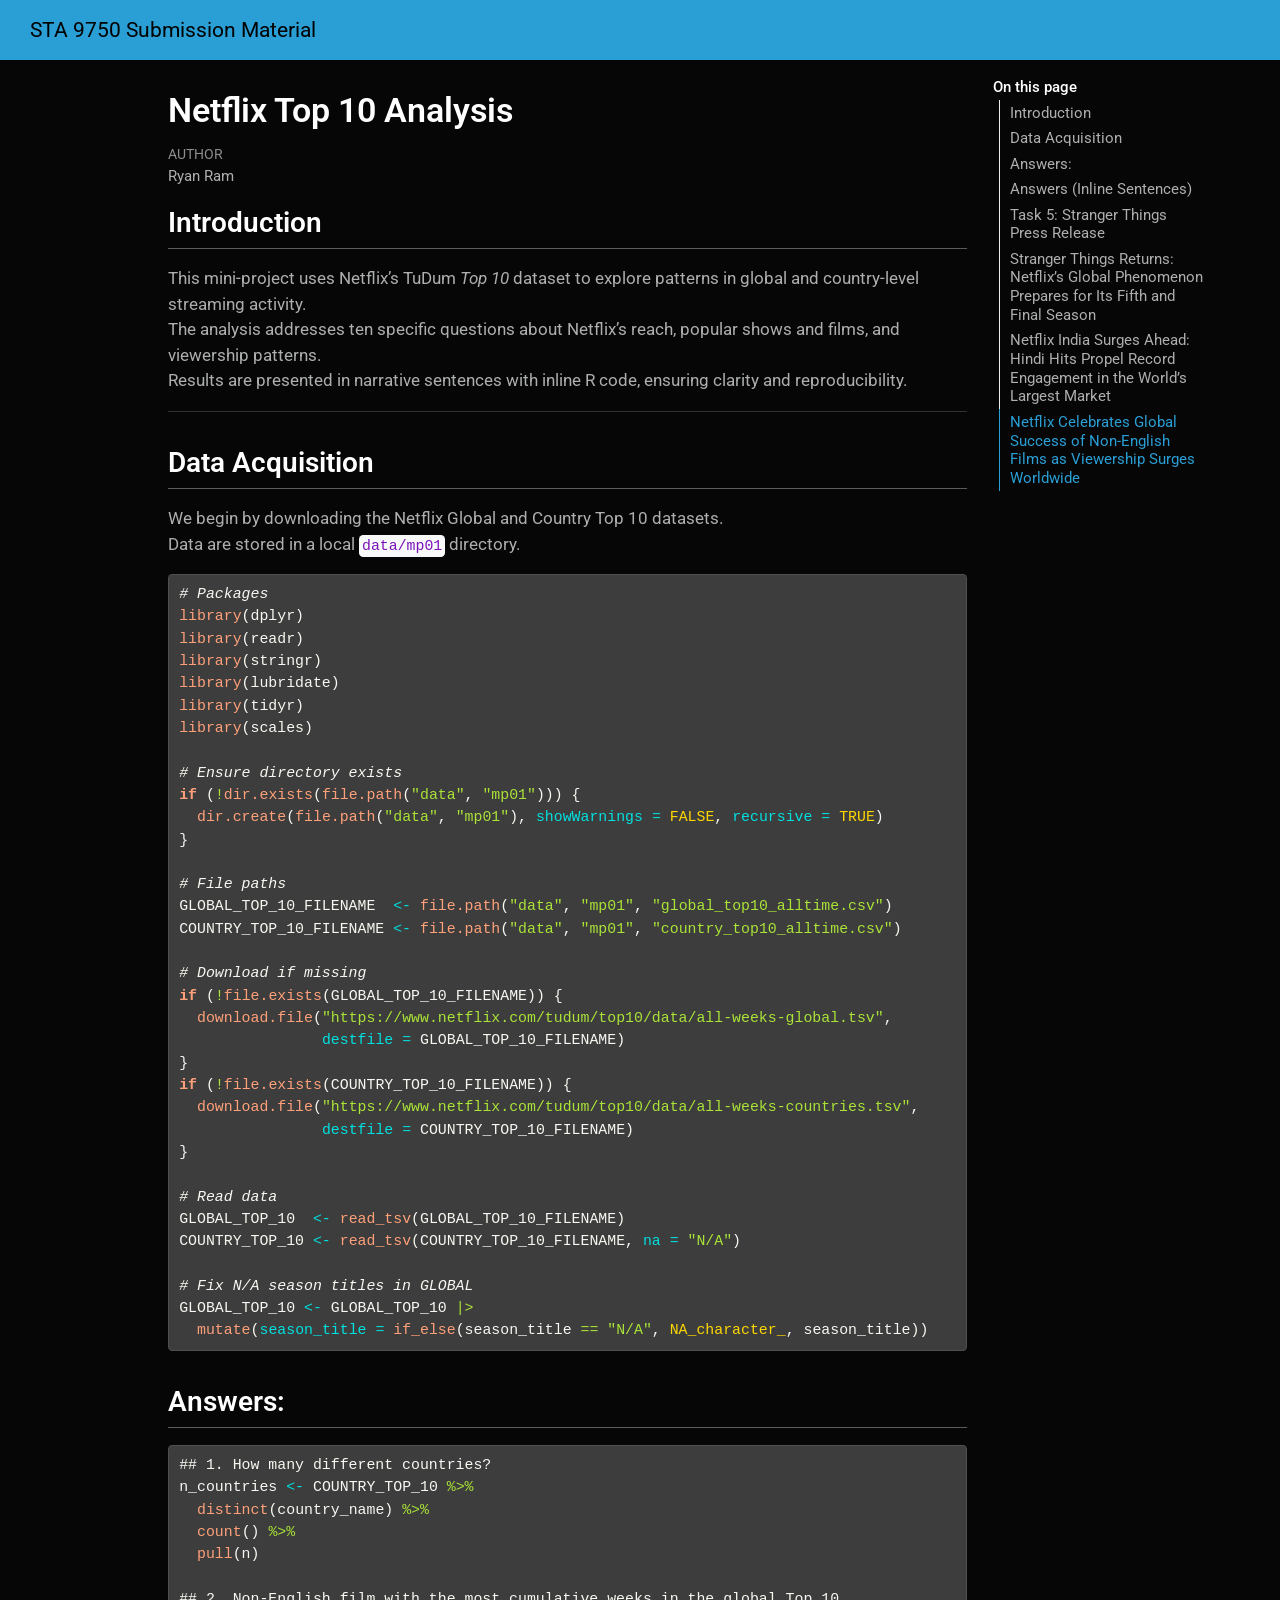
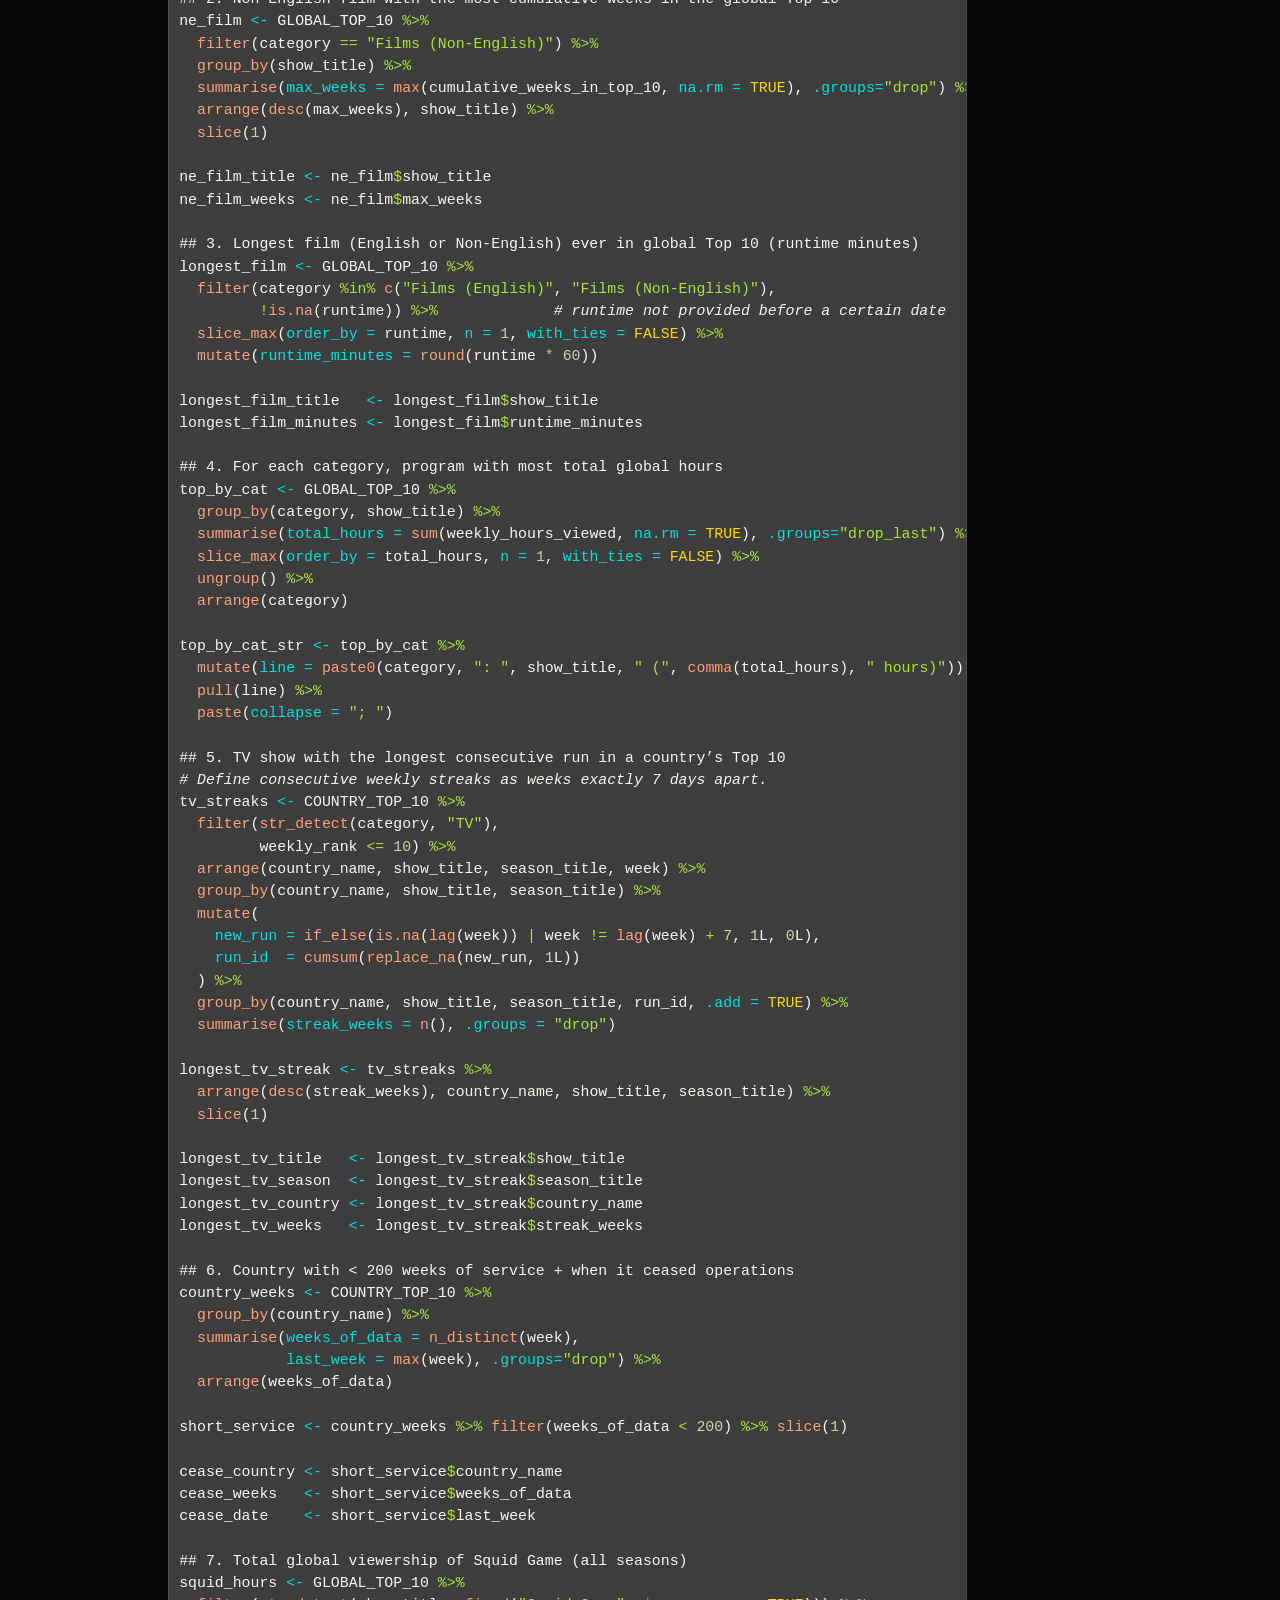
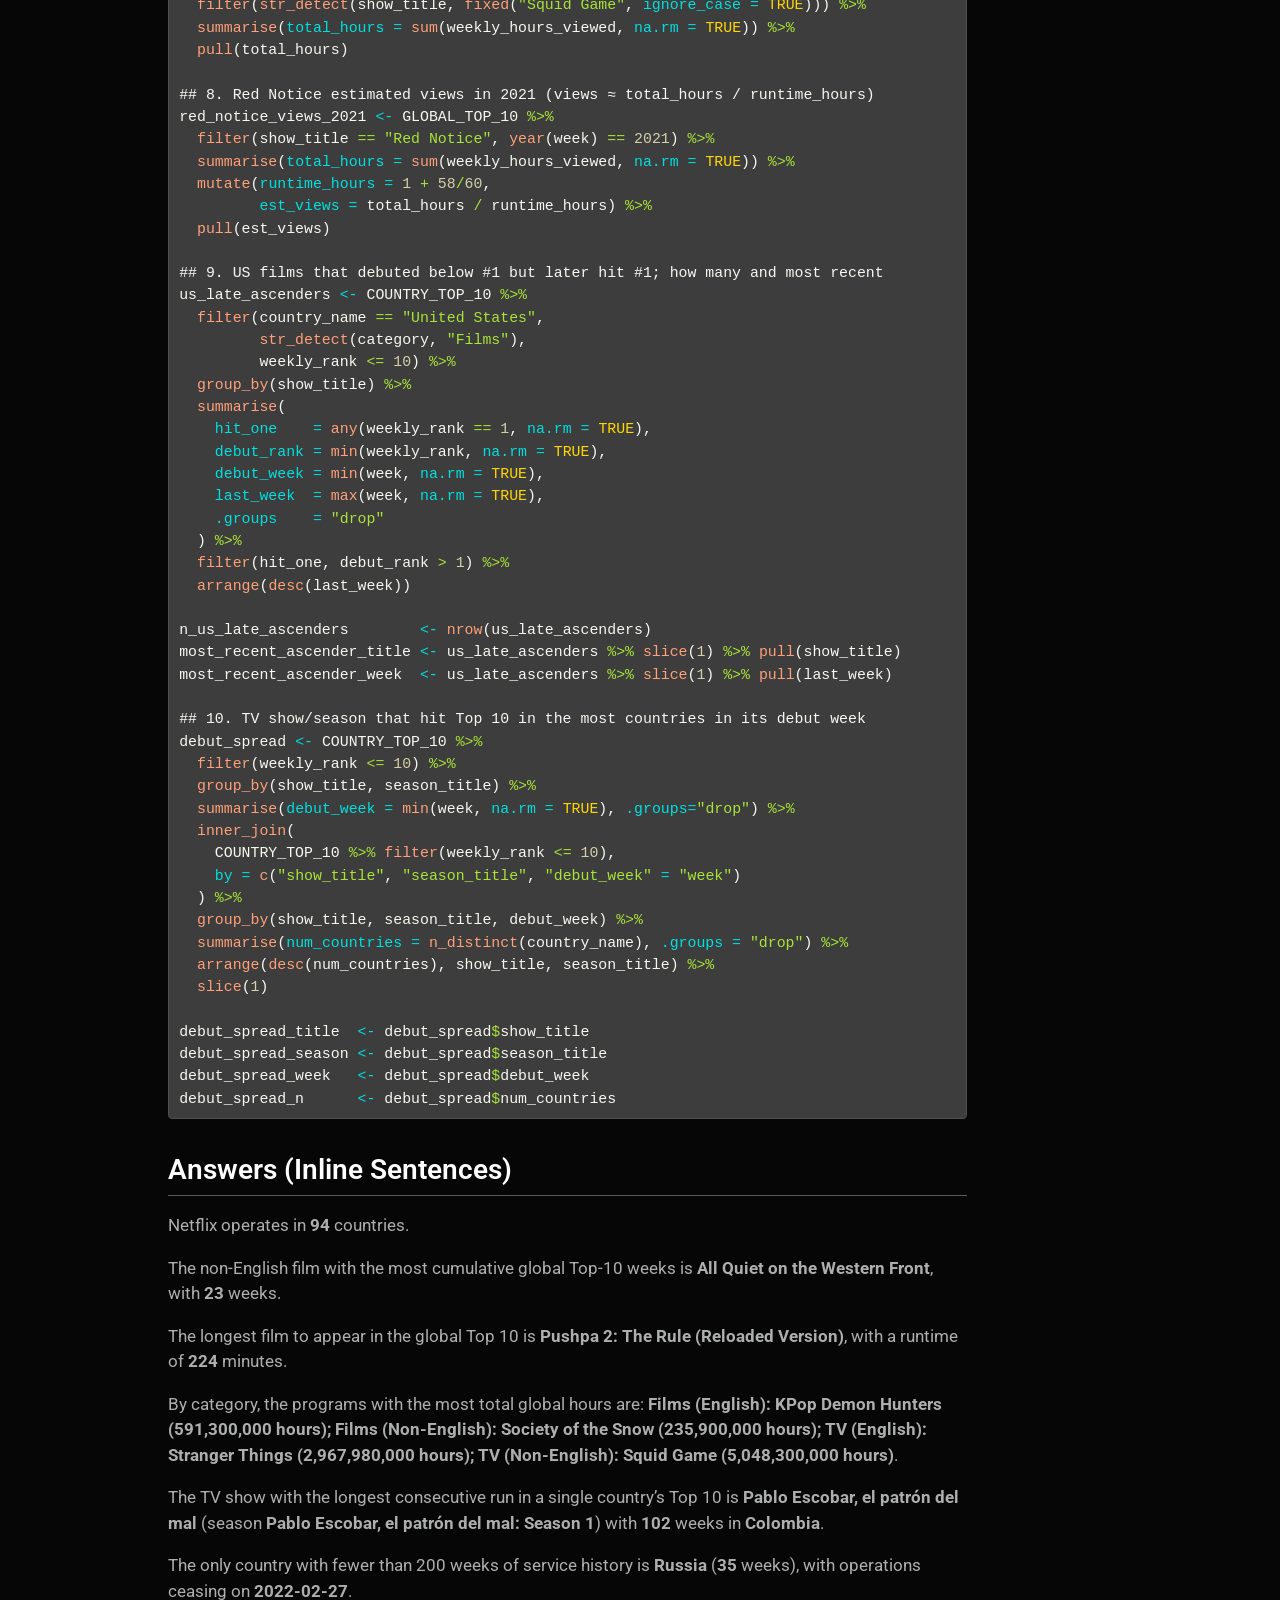
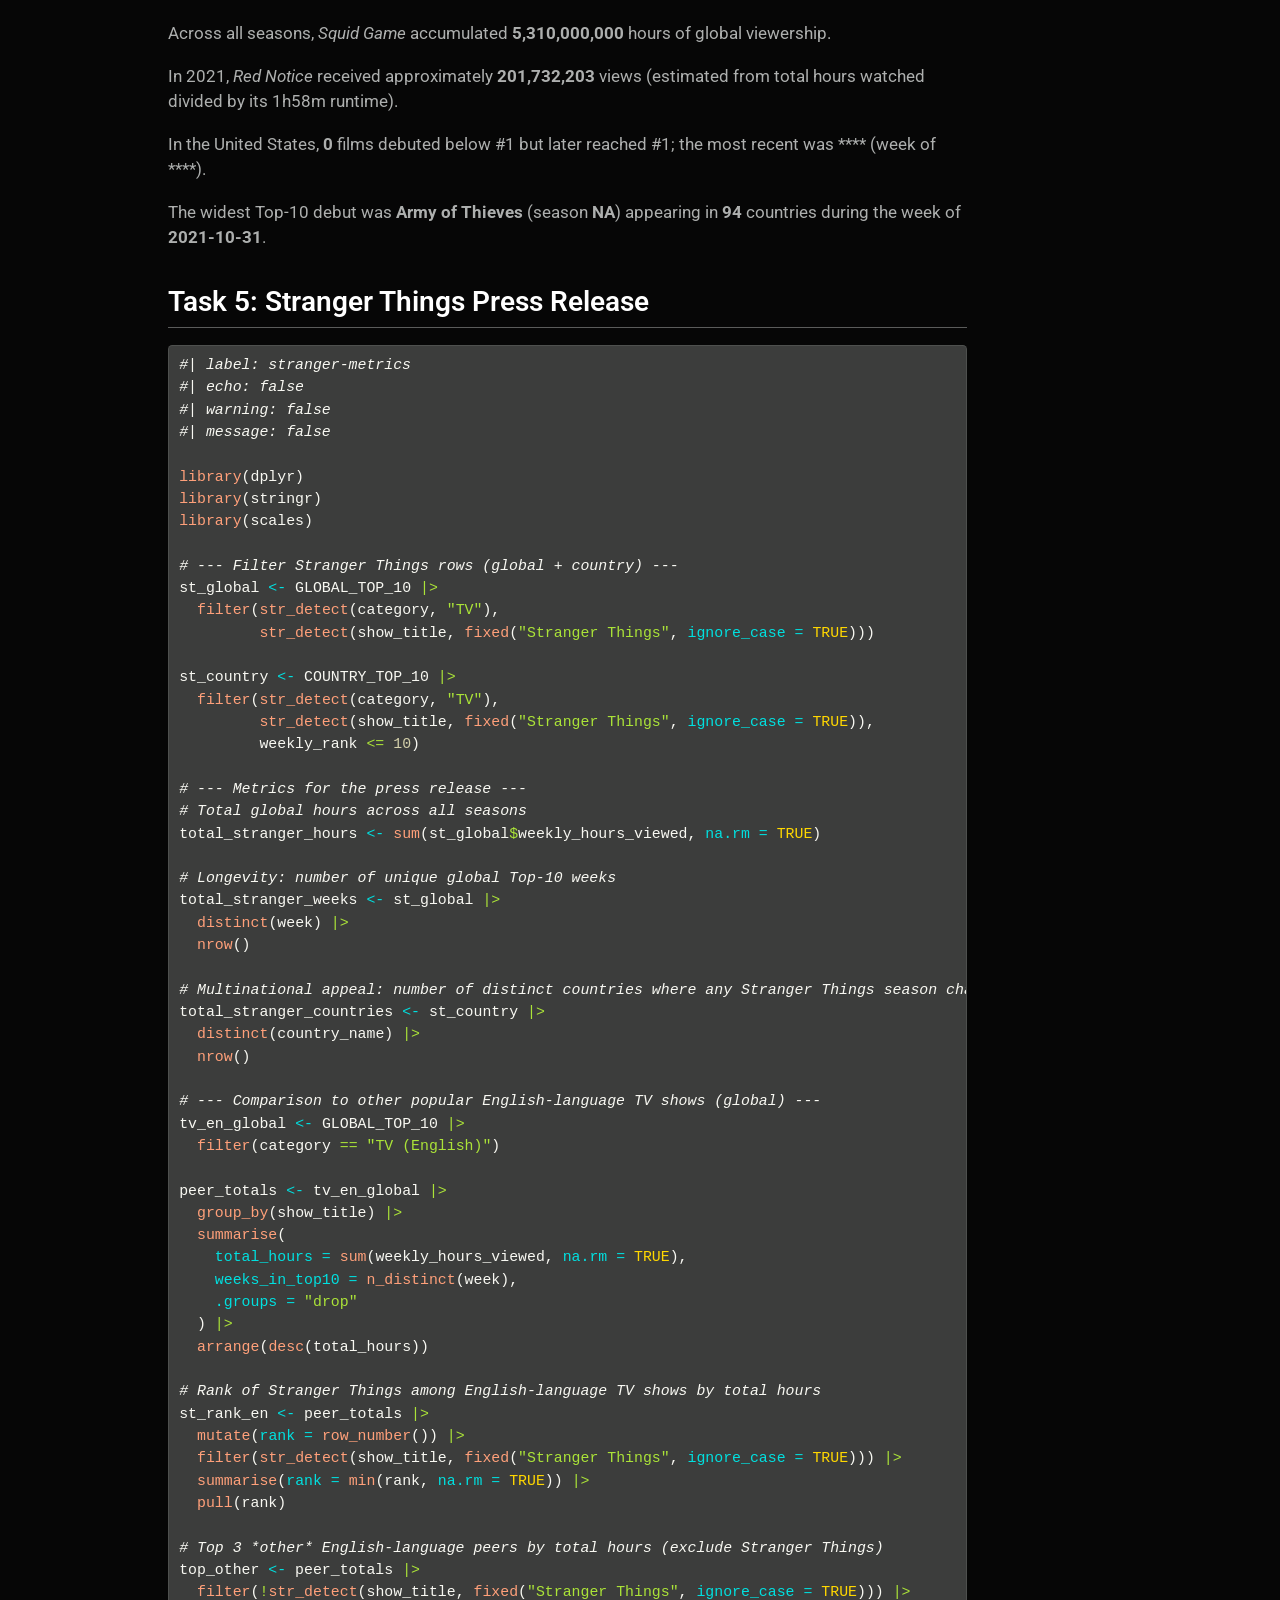
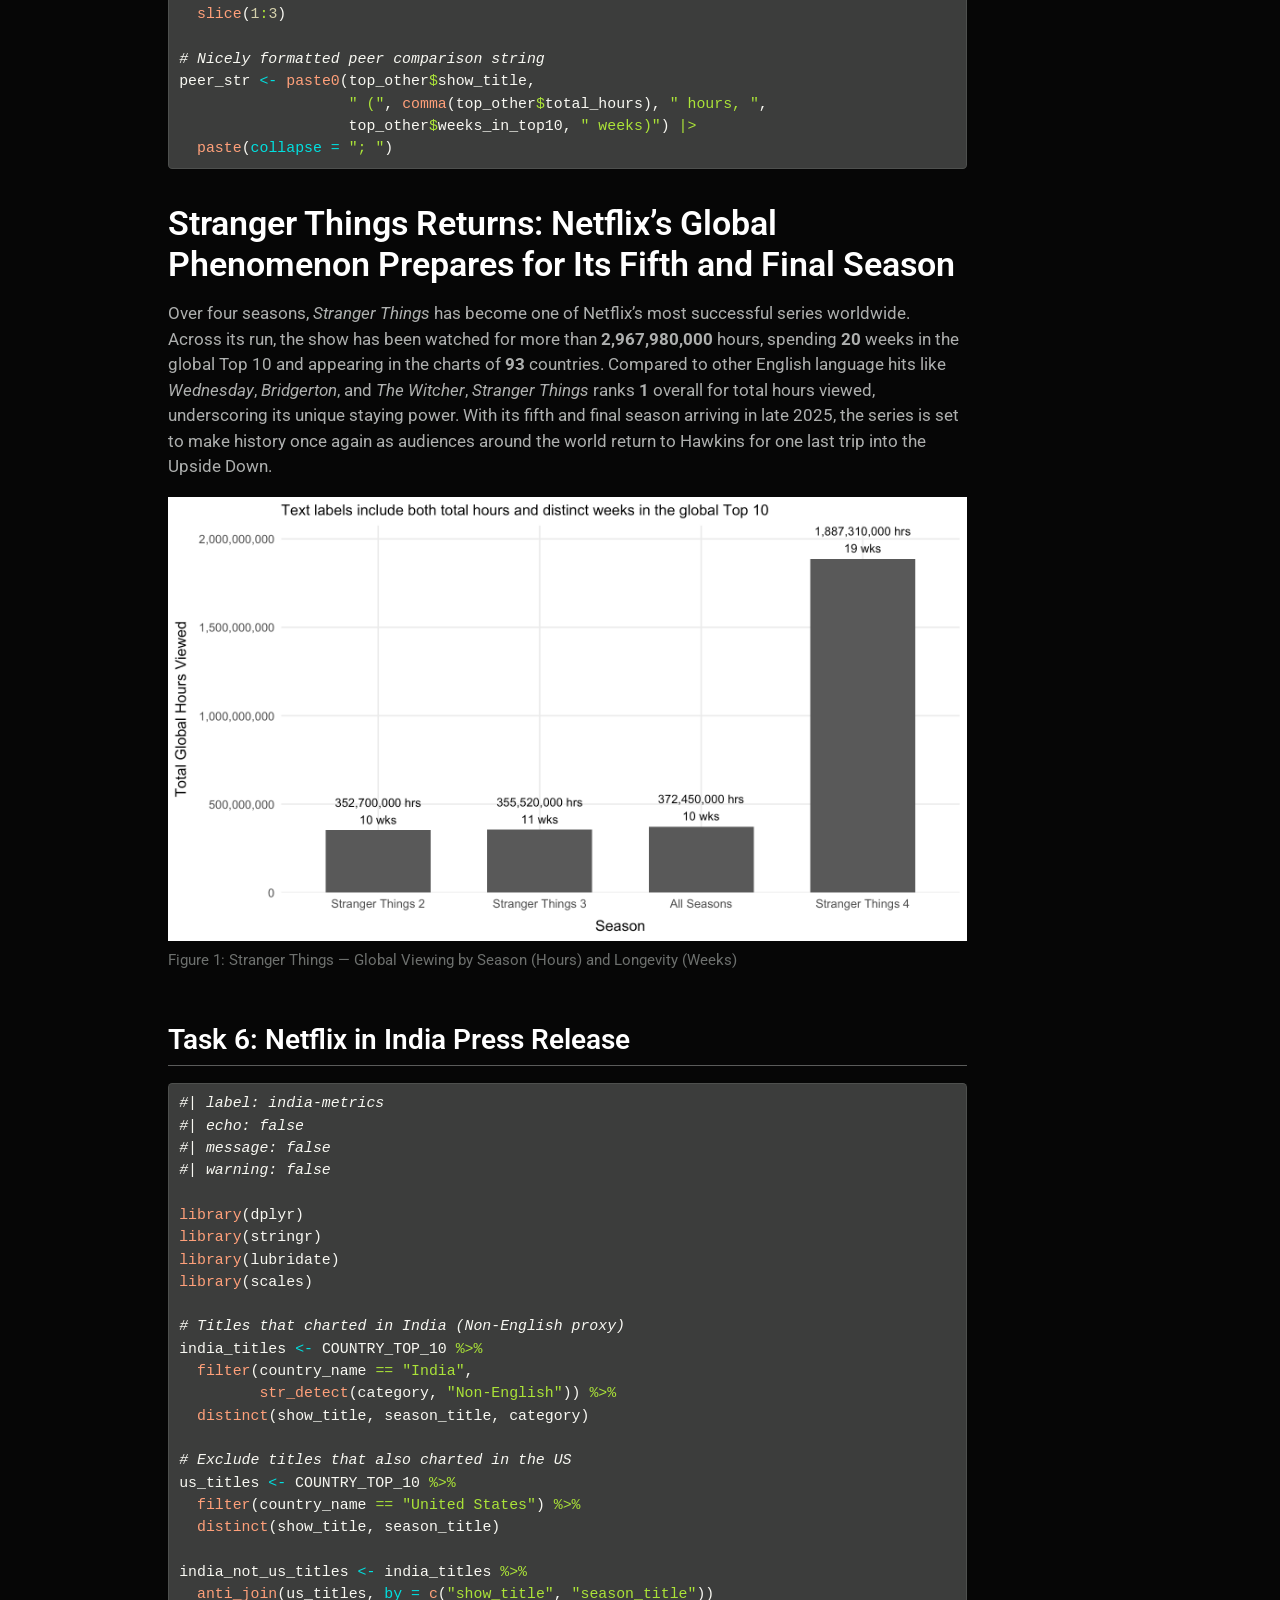
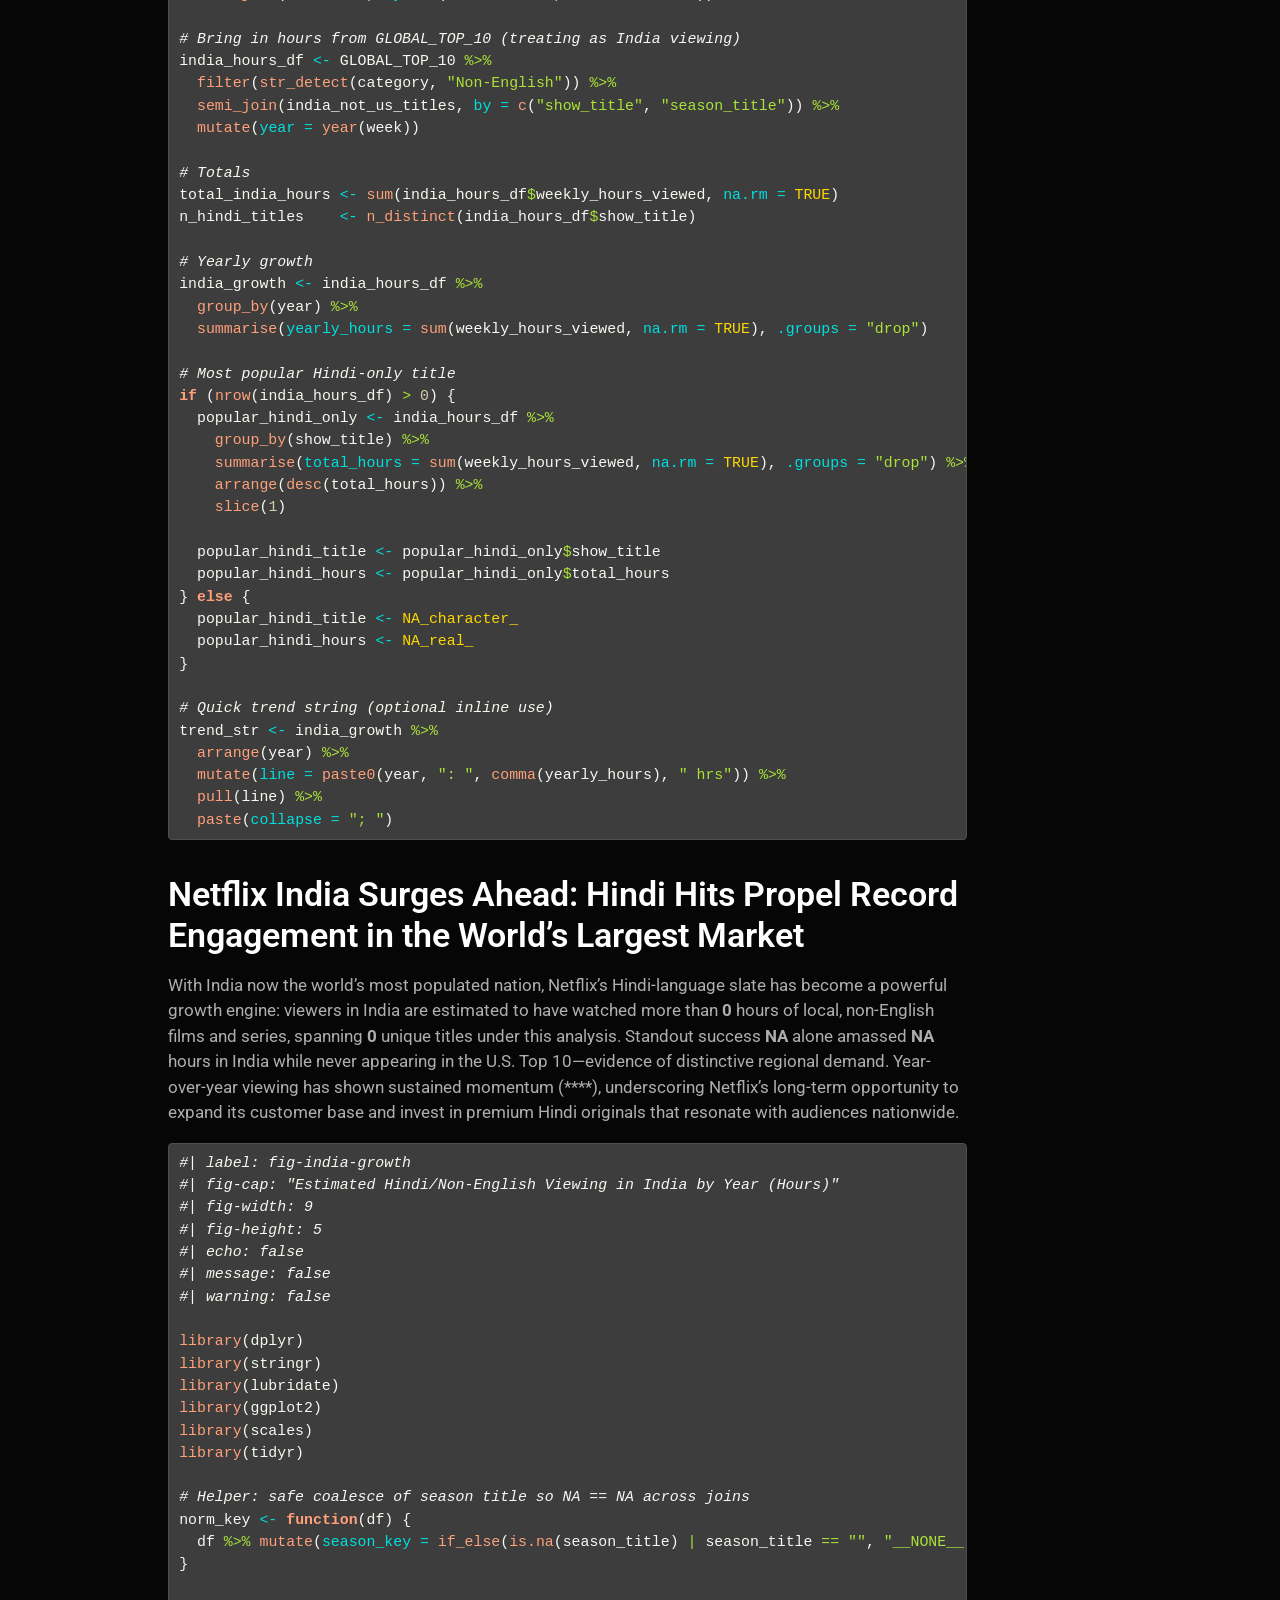
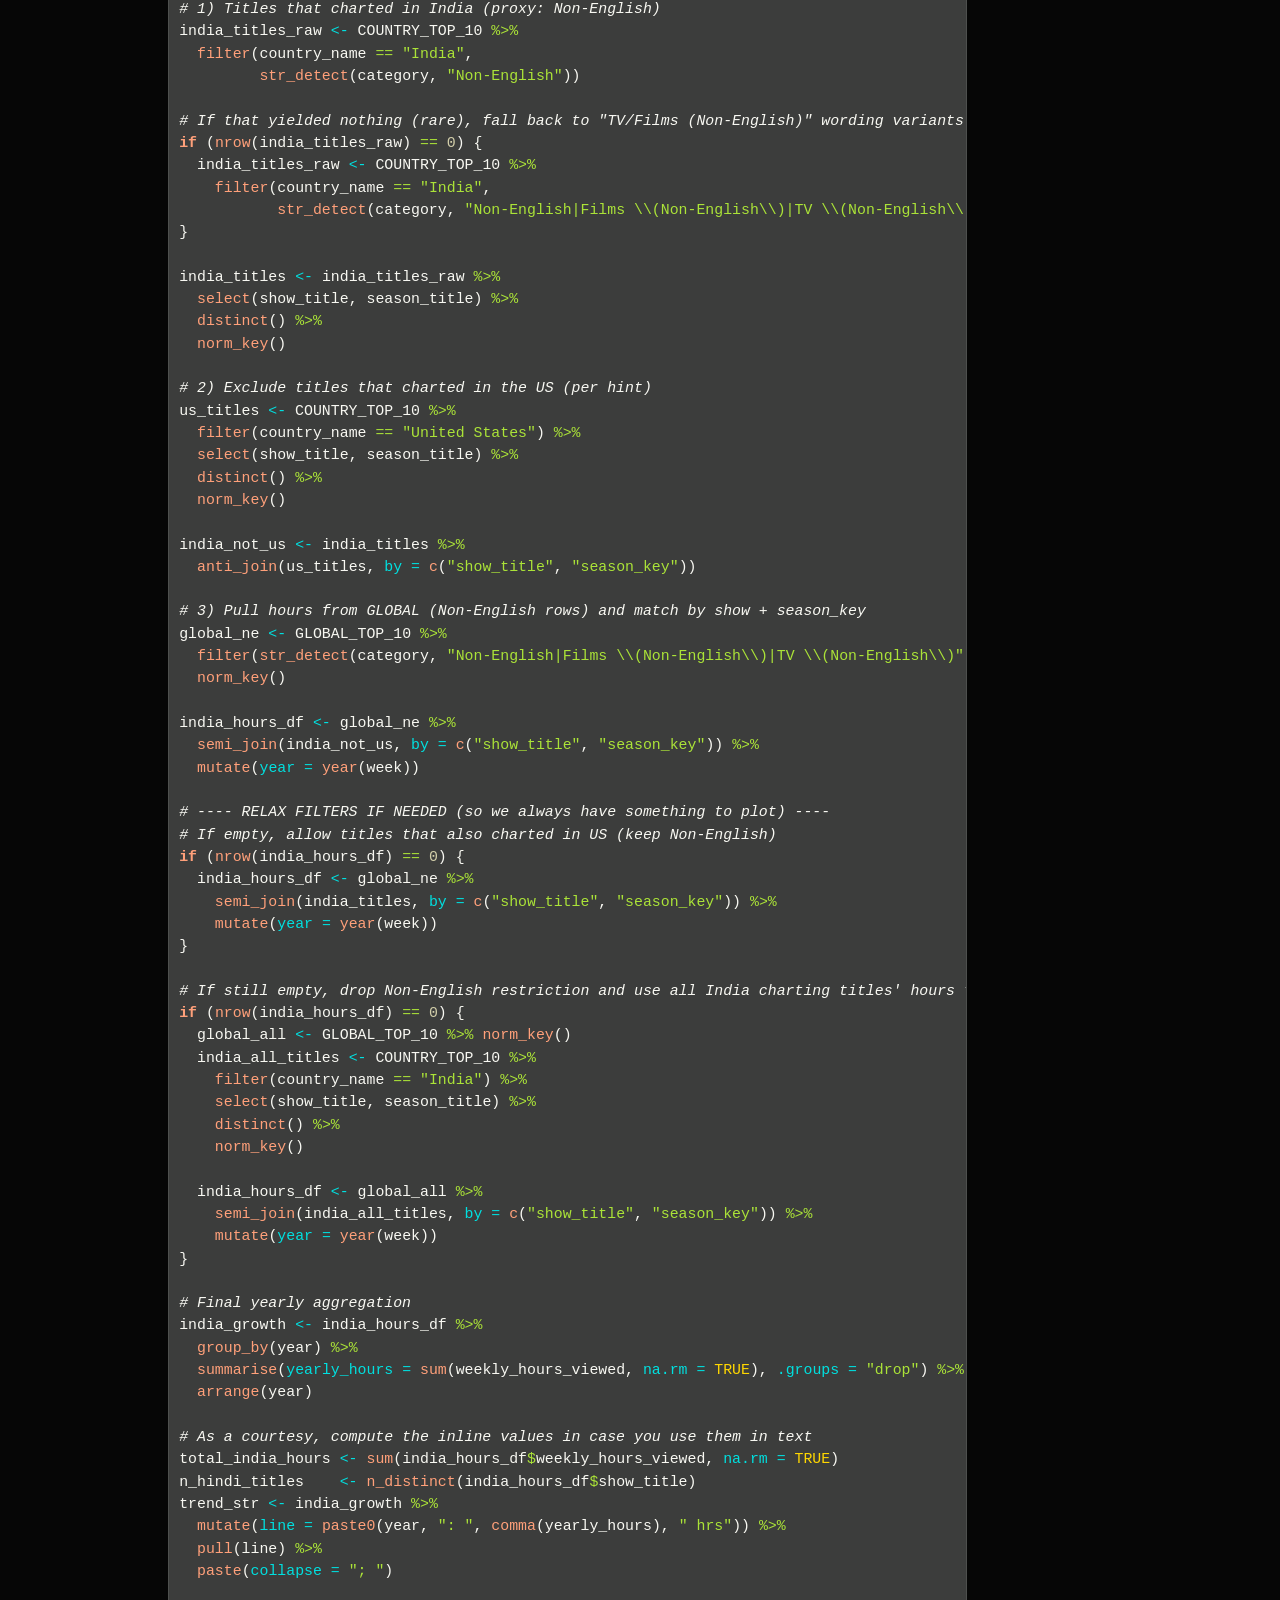
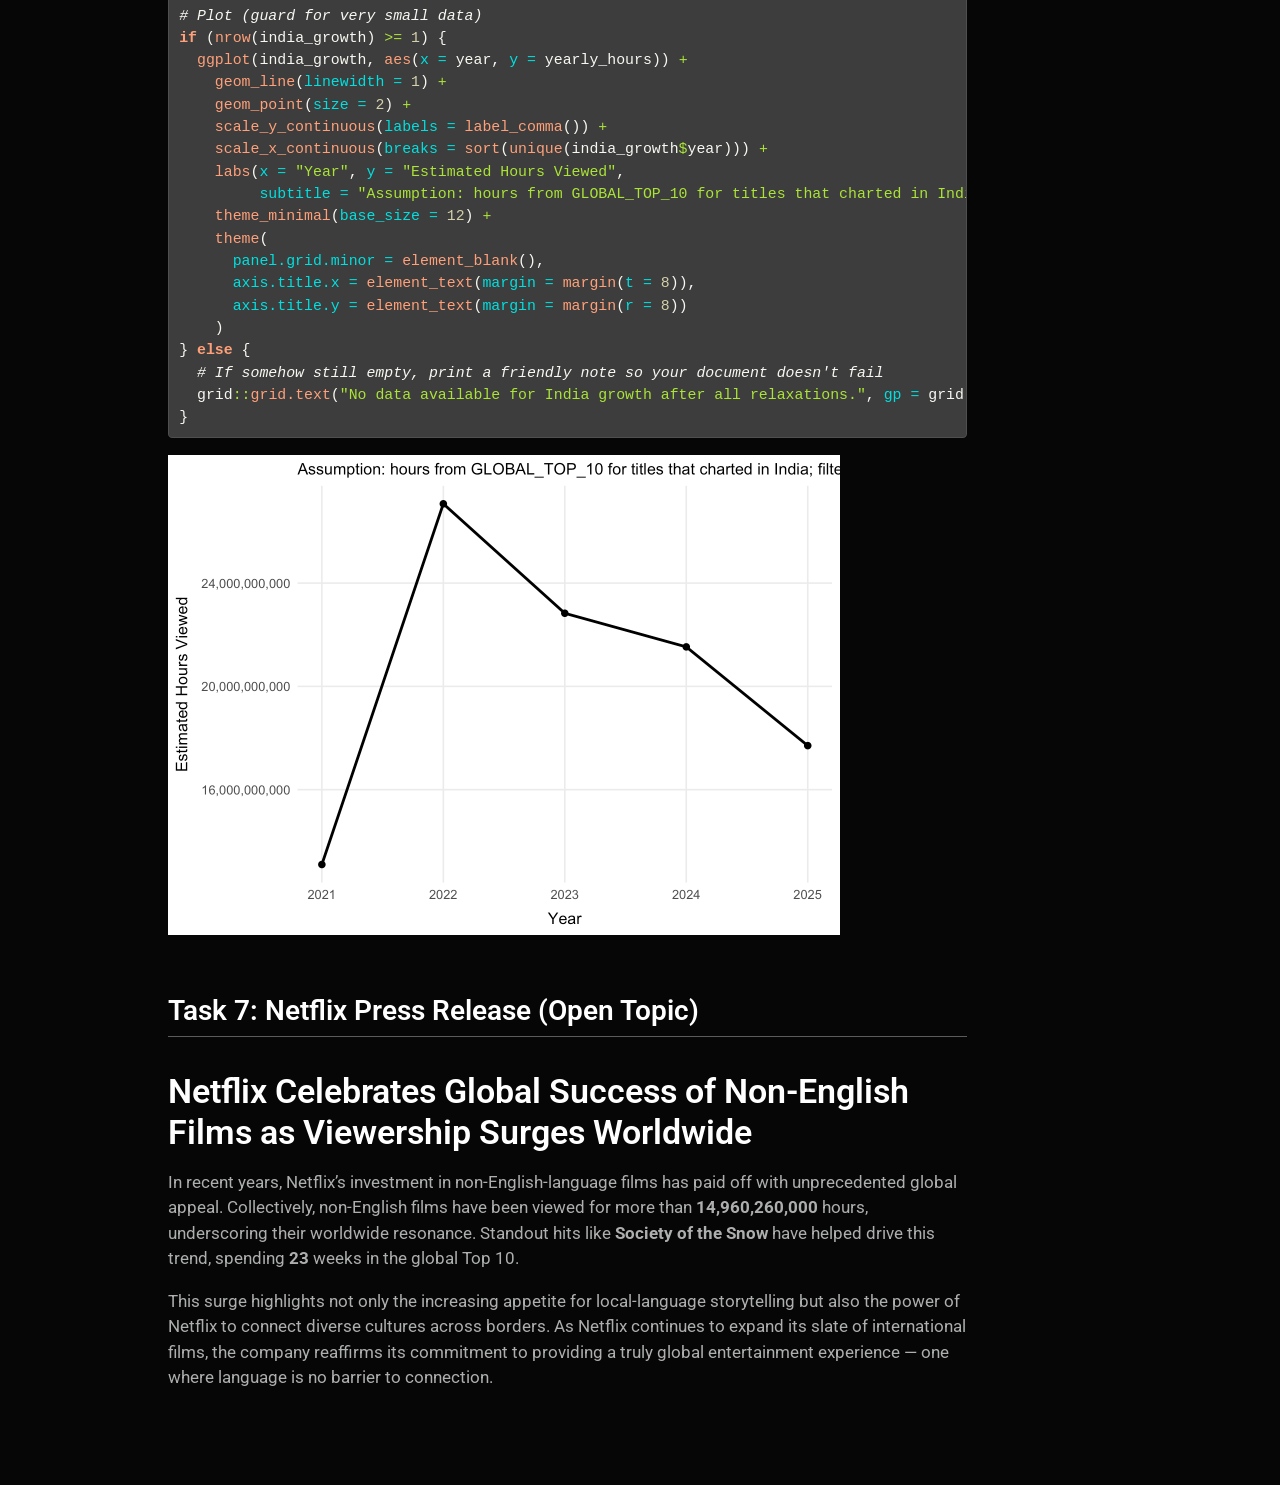
<file: docs/MP01.html>
<!DOCTYPE html>
<html xmlns="http://www.w3.org/1999/xhtml" lang="en" xml:lang="en"><head>

<meta charset="utf-8">
<meta name="generator" content="quarto-1.7.33">

<meta name="viewport" content="width=device-width, initial-scale=1.0, user-scalable=yes">

<meta name="author" content="Ryan Ram">

<title>Netflix Top 10 Analysis – STA 9750 Submission Material</title>
<style>
code{white-space: pre-wrap;}
span.smallcaps{font-variant: small-caps;}
div.columns{display: flex; gap: min(4vw, 1.5em);}
div.column{flex: auto; overflow-x: auto;}
div.hanging-indent{margin-left: 1.5em; text-indent: -1.5em;}
ul.task-list{list-style: none;}
ul.task-list li input[type="checkbox"] {
  width: 0.8em;
  margin: 0 0.8em 0.2em -1em; /* quarto-specific, see https://github.com/quarto-dev/quarto-cli/issues/4556 */ 
  vertical-align: middle;
}
/* CSS for syntax highlighting */
html { -webkit-text-size-adjust: 100%; }
pre > code.sourceCode { white-space: pre; position: relative; }
pre > code.sourceCode > span { display: inline-block; line-height: 1.25; }
pre > code.sourceCode > span:empty { height: 1.2em; }
.sourceCode { overflow: visible; }
code.sourceCode > span { color: inherit; text-decoration: inherit; }
div.sourceCode { margin: 1em 0; }
pre.sourceCode { margin: 0; }
@media screen {
div.sourceCode { overflow: auto; }
}
@media print {
pre > code.sourceCode { white-space: pre-wrap; }
pre > code.sourceCode > span { text-indent: -5em; padding-left: 5em; }
}
pre.numberSource code
  { counter-reset: source-line 0; }
pre.numberSource code > span
  { position: relative; left: -4em; counter-increment: source-line; }
pre.numberSource code > span > a:first-child::before
  { content: counter(source-line);
    position: relative; left: -1em; text-align: right; vertical-align: baseline;
    border: none; display: inline-block;
    -webkit-touch-callout: none; -webkit-user-select: none;
    -khtml-user-select: none; -moz-user-select: none;
    -ms-user-select: none; user-select: none;
    padding: 0 4px; width: 4em;
  }
pre.numberSource { margin-left: 3em;  padding-left: 4px; }
div.sourceCode
  {   }
@media screen {
pre > code.sourceCode > span > a:first-child::before { text-decoration: underline; }
}
</style>


<script src="site_libs/quarto-nav/quarto-nav.js"></script>
<script src="site_libs/quarto-nav/headroom.min.js"></script>
<script src="site_libs/clipboard/clipboard.min.js"></script>
<script src="site_libs/quarto-search/autocomplete.umd.js"></script>
<script src="site_libs/quarto-search/fuse.min.js"></script>
<script src="site_libs/quarto-search/quarto-search.js"></script>
<meta name="quarto:offset" content="./">
<script src="site_libs/quarto-html/quarto.js" type="module"></script>
<script src="site_libs/quarto-html/tabsets/tabsets.js" type="module"></script>
<script src="site_libs/quarto-html/popper.min.js"></script>
<script src="site_libs/quarto-html/tippy.umd.min.js"></script>
<script src="site_libs/quarto-html/anchor.min.js"></script>
<link href="site_libs/quarto-html/tippy.css" rel="stylesheet">
<link href="site_libs/quarto-html/quarto-syntax-highlighting-dark-bc185b5c5bdbcb35c2eb49d8a876ef70.css" rel="stylesheet" id="quarto-text-highlighting-styles">
<script src="site_libs/bootstrap/bootstrap.min.js"></script>
<link href="site_libs/bootstrap/bootstrap-icons.css" rel="stylesheet">
<link href="site_libs/bootstrap/bootstrap-d0777bfbe38ce2ec467a26c29cdaf8b9.min.css" rel="stylesheet" append-hash="true" id="quarto-bootstrap" data-mode="dark">
<script id="quarto-search-options" type="application/json">{
  "location": "navbar",
  "copy-button": false,
  "collapse-after": 3,
  "panel-placement": "end",
  "type": "overlay",
  "limit": 50,
  "keyboard-shortcut": [
    "f",
    "/",
    "s"
  ],
  "show-item-context": false,
  "language": {
    "search-no-results-text": "No results",
    "search-matching-documents-text": "matching documents",
    "search-copy-link-title": "Copy link to search",
    "search-hide-matches-text": "Hide additional matches",
    "search-more-match-text": "more match in this document",
    "search-more-matches-text": "more matches in this document",
    "search-clear-button-title": "Clear",
    "search-text-placeholder": "",
    "search-detached-cancel-button-title": "Cancel",
    "search-submit-button-title": "Submit",
    "search-label": "Search"
  }
}</script>


</head>

<body class="nav-fixed quarto-light">

<div id="quarto-search-results"></div>
  <header id="quarto-header" class="headroom fixed-top">
    <nav class="navbar navbar-expand-lg " data-bs-theme="dark">
      <div class="navbar-container container-fluid">
      <div class="navbar-brand-container mx-auto">
    <a class="navbar-brand" href="./index.html">
    <span class="navbar-title">STA 9750 Submission Material</span>
    </a>
  </div>
        <div class="quarto-navbar-tools tools-end">
</div>
      </div> <!-- /container-fluid -->
    </nav>
</header>
<!-- content -->
<div id="quarto-content" class="quarto-container page-columns page-rows-contents page-layout-article page-navbar">
<!-- sidebar -->
<!-- margin-sidebar -->
    <div id="quarto-margin-sidebar" class="sidebar margin-sidebar">
        <nav id="TOC" role="doc-toc" class="toc-active">
    <h2 id="toc-title">On this page</h2>
   
  <ul>
  <li><a href="#introduction" id="toc-introduction" class="nav-link active" data-scroll-target="#introduction">Introduction</a></li>
  <li><a href="#data-acquisition" id="toc-data-acquisition" class="nav-link" data-scroll-target="#data-acquisition">Data Acquisition</a></li>
  <li><a href="#answers" id="toc-answers" class="nav-link" data-scroll-target="#answers">Answers:</a></li>
  <li><a href="#answers-inline-sentences" id="toc-answers-inline-sentences" class="nav-link" data-scroll-target="#answers-inline-sentences">Answers (Inline Sentences)</a></li>
  <li><a href="#task-5-stranger-things-press-release" id="toc-task-5-stranger-things-press-release" class="nav-link" data-scroll-target="#task-5-stranger-things-press-release">Task 5: Stranger Things Press Release</a></li>
  <li><a href="#stranger-things-returns-netflixs-global-phenomenon-prepares-for-its-fifth-and-final-season" id="toc-stranger-things-returns-netflixs-global-phenomenon-prepares-for-its-fifth-and-final-season" class="nav-link" data-scroll-target="#stranger-things-returns-netflixs-global-phenomenon-prepares-for-its-fifth-and-final-season">Stranger Things Returns: Netflix’s Global Phenomenon Prepares for Its Fifth and Final Season</a>
  <ul class="collapse">
  <li><a href="#task-6-netflix-in-india-press-release" id="toc-task-6-netflix-in-india-press-release" class="nav-link" data-scroll-target="#task-6-netflix-in-india-press-release">Task 6: Netflix in India Press Release</a></li>
  </ul></li>
  <li><a href="#netflix-india-surges-ahead-hindi-hits-propel-record-engagement-in-the-worlds-largest-market" id="toc-netflix-india-surges-ahead-hindi-hits-propel-record-engagement-in-the-worlds-largest-market" class="nav-link" data-scroll-target="#netflix-india-surges-ahead-hindi-hits-propel-record-engagement-in-the-worlds-largest-market">Netflix India Surges Ahead: Hindi Hits Propel Record Engagement in the World’s Largest Market</a>
  <ul class="collapse">
  <li><a href="#task-7-netflix-press-release-open-topic" id="toc-task-7-netflix-press-release-open-topic" class="nav-link" data-scroll-target="#task-7-netflix-press-release-open-topic">Task 7: Netflix Press Release (Open Topic)</a></li>
  </ul></li>
  <li><a href="#netflix-celebrates-global-success-of-non-english-films-as-viewership-surges-worldwide" id="toc-netflix-celebrates-global-success-of-non-english-films-as-viewership-surges-worldwide" class="nav-link" data-scroll-target="#netflix-celebrates-global-success-of-non-english-films-as-viewership-surges-worldwide">Netflix Celebrates Global Success of Non-English Films as Viewership Surges Worldwide</a></li>
  </ul>
</nav>
    </div>
<!-- main -->
<main class="content" id="quarto-document-content">

<header id="title-block-header" class="quarto-title-block default">
<div class="quarto-title">
<h1 class="title">Netflix Top 10 Analysis</h1>
</div>



<div class="quarto-title-meta">

    <div>
    <div class="quarto-title-meta-heading">Author</div>
    <div class="quarto-title-meta-contents">
             <p>Ryan Ram </p>
          </div>
  </div>
    
  
    
  </div>
  


</header>


<section id="introduction" class="level2">
<h2 class="anchored" data-anchor-id="introduction">Introduction</h2>
<p>This mini-project uses Netflix’s TuDum <em>Top 10</em> dataset to explore patterns in global and country-level streaming activity.<br>
The analysis addresses ten specific questions about Netflix’s reach, popular shows and films, and viewership patterns.<br>
Results are presented in narrative sentences with inline R code, ensuring clarity and reproducibility.</p>
<hr>
</section>
<section id="data-acquisition" class="level2">
<h2 class="anchored" data-anchor-id="data-acquisition">Data Acquisition</h2>
<p>We begin by downloading the Netflix Global and Country Top 10 datasets.<br>
Data are stored in a local <code>data/mp01</code> directory.</p>
<div class="cell">
<div class="sourceCode cell-code" id="cb1"><pre class="sourceCode r code-with-copy"><code class="sourceCode r"><span id="cb1-1"><a href="#cb1-1" aria-hidden="true" tabindex="-1"></a><span class="co"># Packages</span></span>
<span id="cb1-2"><a href="#cb1-2" aria-hidden="true" tabindex="-1"></a><span class="fu">library</span>(dplyr)</span>
<span id="cb1-3"><a href="#cb1-3" aria-hidden="true" tabindex="-1"></a><span class="fu">library</span>(readr)</span>
<span id="cb1-4"><a href="#cb1-4" aria-hidden="true" tabindex="-1"></a><span class="fu">library</span>(stringr)</span>
<span id="cb1-5"><a href="#cb1-5" aria-hidden="true" tabindex="-1"></a><span class="fu">library</span>(lubridate)</span>
<span id="cb1-6"><a href="#cb1-6" aria-hidden="true" tabindex="-1"></a><span class="fu">library</span>(tidyr)</span>
<span id="cb1-7"><a href="#cb1-7" aria-hidden="true" tabindex="-1"></a><span class="fu">library</span>(scales)</span>
<span id="cb1-8"><a href="#cb1-8" aria-hidden="true" tabindex="-1"></a></span>
<span id="cb1-9"><a href="#cb1-9" aria-hidden="true" tabindex="-1"></a><span class="co"># Ensure directory exists</span></span>
<span id="cb1-10"><a href="#cb1-10" aria-hidden="true" tabindex="-1"></a><span class="cf">if</span> (<span class="sc">!</span><span class="fu">dir.exists</span>(<span class="fu">file.path</span>(<span class="st">"data"</span>, <span class="st">"mp01"</span>))) {</span>
<span id="cb1-11"><a href="#cb1-11" aria-hidden="true" tabindex="-1"></a>  <span class="fu">dir.create</span>(<span class="fu">file.path</span>(<span class="st">"data"</span>, <span class="st">"mp01"</span>), <span class="at">showWarnings =</span> <span class="cn">FALSE</span>, <span class="at">recursive =</span> <span class="cn">TRUE</span>)</span>
<span id="cb1-12"><a href="#cb1-12" aria-hidden="true" tabindex="-1"></a>}</span>
<span id="cb1-13"><a href="#cb1-13" aria-hidden="true" tabindex="-1"></a></span>
<span id="cb1-14"><a href="#cb1-14" aria-hidden="true" tabindex="-1"></a><span class="co"># File paths</span></span>
<span id="cb1-15"><a href="#cb1-15" aria-hidden="true" tabindex="-1"></a>GLOBAL_TOP_10_FILENAME  <span class="ot">&lt;-</span> <span class="fu">file.path</span>(<span class="st">"data"</span>, <span class="st">"mp01"</span>, <span class="st">"global_top10_alltime.csv"</span>)</span>
<span id="cb1-16"><a href="#cb1-16" aria-hidden="true" tabindex="-1"></a>COUNTRY_TOP_10_FILENAME <span class="ot">&lt;-</span> <span class="fu">file.path</span>(<span class="st">"data"</span>, <span class="st">"mp01"</span>, <span class="st">"country_top10_alltime.csv"</span>)</span>
<span id="cb1-17"><a href="#cb1-17" aria-hidden="true" tabindex="-1"></a></span>
<span id="cb1-18"><a href="#cb1-18" aria-hidden="true" tabindex="-1"></a><span class="co"># Download if missing</span></span>
<span id="cb1-19"><a href="#cb1-19" aria-hidden="true" tabindex="-1"></a><span class="cf">if</span> (<span class="sc">!</span><span class="fu">file.exists</span>(GLOBAL_TOP_10_FILENAME)) {</span>
<span id="cb1-20"><a href="#cb1-20" aria-hidden="true" tabindex="-1"></a>  <span class="fu">download.file</span>(<span class="st">"https://www.netflix.com/tudum/top10/data/all-weeks-global.tsv"</span>,</span>
<span id="cb1-21"><a href="#cb1-21" aria-hidden="true" tabindex="-1"></a>                <span class="at">destfile =</span> GLOBAL_TOP_10_FILENAME)</span>
<span id="cb1-22"><a href="#cb1-22" aria-hidden="true" tabindex="-1"></a>}</span>
<span id="cb1-23"><a href="#cb1-23" aria-hidden="true" tabindex="-1"></a><span class="cf">if</span> (<span class="sc">!</span><span class="fu">file.exists</span>(COUNTRY_TOP_10_FILENAME)) {</span>
<span id="cb1-24"><a href="#cb1-24" aria-hidden="true" tabindex="-1"></a>  <span class="fu">download.file</span>(<span class="st">"https://www.netflix.com/tudum/top10/data/all-weeks-countries.tsv"</span>,</span>
<span id="cb1-25"><a href="#cb1-25" aria-hidden="true" tabindex="-1"></a>                <span class="at">destfile =</span> COUNTRY_TOP_10_FILENAME)</span>
<span id="cb1-26"><a href="#cb1-26" aria-hidden="true" tabindex="-1"></a>}</span>
<span id="cb1-27"><a href="#cb1-27" aria-hidden="true" tabindex="-1"></a></span>
<span id="cb1-28"><a href="#cb1-28" aria-hidden="true" tabindex="-1"></a><span class="co"># Read data</span></span>
<span id="cb1-29"><a href="#cb1-29" aria-hidden="true" tabindex="-1"></a>GLOBAL_TOP_10  <span class="ot">&lt;-</span> <span class="fu">read_tsv</span>(GLOBAL_TOP_10_FILENAME)</span>
<span id="cb1-30"><a href="#cb1-30" aria-hidden="true" tabindex="-1"></a>COUNTRY_TOP_10 <span class="ot">&lt;-</span> <span class="fu">read_tsv</span>(COUNTRY_TOP_10_FILENAME, <span class="at">na =</span> <span class="st">"N/A"</span>)</span>
<span id="cb1-31"><a href="#cb1-31" aria-hidden="true" tabindex="-1"></a></span>
<span id="cb1-32"><a href="#cb1-32" aria-hidden="true" tabindex="-1"></a><span class="co"># Fix N/A season titles in GLOBAL</span></span>
<span id="cb1-33"><a href="#cb1-33" aria-hidden="true" tabindex="-1"></a>GLOBAL_TOP_10 <span class="ot">&lt;-</span> GLOBAL_TOP_10 <span class="sc">|&gt;</span></span>
<span id="cb1-34"><a href="#cb1-34" aria-hidden="true" tabindex="-1"></a>  <span class="fu">mutate</span>(<span class="at">season_title =</span> <span class="fu">if_else</span>(season_title <span class="sc">==</span> <span class="st">"N/A"</span>, <span class="cn">NA_character_</span>, season_title))</span></code><button title="Copy to Clipboard" class="code-copy-button"><i class="bi"></i></button></pre></div>
</div>
</section>
<section id="answers" class="level2">
<h2 class="anchored" data-anchor-id="answers">Answers:</h2>
<div class="cell">
<div class="sourceCode cell-code" id="cb2"><pre class="sourceCode r code-with-copy"><code class="sourceCode r"><span id="cb2-1"><a href="#cb2-1" aria-hidden="true" tabindex="-1"></a><span class="do">## 1. How many different countries?</span></span>
<span id="cb2-2"><a href="#cb2-2" aria-hidden="true" tabindex="-1"></a>n_countries <span class="ot">&lt;-</span> COUNTRY_TOP_10 <span class="sc">%&gt;%</span></span>
<span id="cb2-3"><a href="#cb2-3" aria-hidden="true" tabindex="-1"></a>  <span class="fu">distinct</span>(country_name) <span class="sc">%&gt;%</span></span>
<span id="cb2-4"><a href="#cb2-4" aria-hidden="true" tabindex="-1"></a>  <span class="fu">count</span>() <span class="sc">%&gt;%</span></span>
<span id="cb2-5"><a href="#cb2-5" aria-hidden="true" tabindex="-1"></a>  <span class="fu">pull</span>(n)</span>
<span id="cb2-6"><a href="#cb2-6" aria-hidden="true" tabindex="-1"></a></span>
<span id="cb2-7"><a href="#cb2-7" aria-hidden="true" tabindex="-1"></a><span class="do">## 2. Non-English film with the most cumulative weeks in the global Top 10</span></span>
<span id="cb2-8"><a href="#cb2-8" aria-hidden="true" tabindex="-1"></a>ne_film <span class="ot">&lt;-</span> GLOBAL_TOP_10 <span class="sc">%&gt;%</span></span>
<span id="cb2-9"><a href="#cb2-9" aria-hidden="true" tabindex="-1"></a>  <span class="fu">filter</span>(category <span class="sc">==</span> <span class="st">"Films (Non-English)"</span>) <span class="sc">%&gt;%</span></span>
<span id="cb2-10"><a href="#cb2-10" aria-hidden="true" tabindex="-1"></a>  <span class="fu">group_by</span>(show_title) <span class="sc">%&gt;%</span></span>
<span id="cb2-11"><a href="#cb2-11" aria-hidden="true" tabindex="-1"></a>  <span class="fu">summarise</span>(<span class="at">max_weeks =</span> <span class="fu">max</span>(cumulative_weeks_in_top_10, <span class="at">na.rm =</span> <span class="cn">TRUE</span>), <span class="at">.groups=</span><span class="st">"drop"</span>) <span class="sc">%&gt;%</span></span>
<span id="cb2-12"><a href="#cb2-12" aria-hidden="true" tabindex="-1"></a>  <span class="fu">arrange</span>(<span class="fu">desc</span>(max_weeks), show_title) <span class="sc">%&gt;%</span></span>
<span id="cb2-13"><a href="#cb2-13" aria-hidden="true" tabindex="-1"></a>  <span class="fu">slice</span>(<span class="dv">1</span>)</span>
<span id="cb2-14"><a href="#cb2-14" aria-hidden="true" tabindex="-1"></a></span>
<span id="cb2-15"><a href="#cb2-15" aria-hidden="true" tabindex="-1"></a>ne_film_title <span class="ot">&lt;-</span> ne_film<span class="sc">$</span>show_title</span>
<span id="cb2-16"><a href="#cb2-16" aria-hidden="true" tabindex="-1"></a>ne_film_weeks <span class="ot">&lt;-</span> ne_film<span class="sc">$</span>max_weeks</span>
<span id="cb2-17"><a href="#cb2-17" aria-hidden="true" tabindex="-1"></a></span>
<span id="cb2-18"><a href="#cb2-18" aria-hidden="true" tabindex="-1"></a><span class="do">## 3. Longest film (English or Non-English) ever in global Top 10 (runtime minutes)</span></span>
<span id="cb2-19"><a href="#cb2-19" aria-hidden="true" tabindex="-1"></a>longest_film <span class="ot">&lt;-</span> GLOBAL_TOP_10 <span class="sc">%&gt;%</span></span>
<span id="cb2-20"><a href="#cb2-20" aria-hidden="true" tabindex="-1"></a>  <span class="fu">filter</span>(category <span class="sc">%in%</span> <span class="fu">c</span>(<span class="st">"Films (English)"</span>, <span class="st">"Films (Non-English)"</span>),</span>
<span id="cb2-21"><a href="#cb2-21" aria-hidden="true" tabindex="-1"></a>         <span class="sc">!</span><span class="fu">is.na</span>(runtime)) <span class="sc">%&gt;%</span>             <span class="co"># runtime not provided before a certain date</span></span>
<span id="cb2-22"><a href="#cb2-22" aria-hidden="true" tabindex="-1"></a>  <span class="fu">slice_max</span>(<span class="at">order_by =</span> runtime, <span class="at">n =</span> <span class="dv">1</span>, <span class="at">with_ties =</span> <span class="cn">FALSE</span>) <span class="sc">%&gt;%</span></span>
<span id="cb2-23"><a href="#cb2-23" aria-hidden="true" tabindex="-1"></a>  <span class="fu">mutate</span>(<span class="at">runtime_minutes =</span> <span class="fu">round</span>(runtime <span class="sc">*</span> <span class="dv">60</span>))</span>
<span id="cb2-24"><a href="#cb2-24" aria-hidden="true" tabindex="-1"></a></span>
<span id="cb2-25"><a href="#cb2-25" aria-hidden="true" tabindex="-1"></a>longest_film_title   <span class="ot">&lt;-</span> longest_film<span class="sc">$</span>show_title</span>
<span id="cb2-26"><a href="#cb2-26" aria-hidden="true" tabindex="-1"></a>longest_film_minutes <span class="ot">&lt;-</span> longest_film<span class="sc">$</span>runtime_minutes</span>
<span id="cb2-27"><a href="#cb2-27" aria-hidden="true" tabindex="-1"></a></span>
<span id="cb2-28"><a href="#cb2-28" aria-hidden="true" tabindex="-1"></a><span class="do">## 4. For each category, program with most total global hours</span></span>
<span id="cb2-29"><a href="#cb2-29" aria-hidden="true" tabindex="-1"></a>top_by_cat <span class="ot">&lt;-</span> GLOBAL_TOP_10 <span class="sc">%&gt;%</span></span>
<span id="cb2-30"><a href="#cb2-30" aria-hidden="true" tabindex="-1"></a>  <span class="fu">group_by</span>(category, show_title) <span class="sc">%&gt;%</span></span>
<span id="cb2-31"><a href="#cb2-31" aria-hidden="true" tabindex="-1"></a>  <span class="fu">summarise</span>(<span class="at">total_hours =</span> <span class="fu">sum</span>(weekly_hours_viewed, <span class="at">na.rm =</span> <span class="cn">TRUE</span>), <span class="at">.groups=</span><span class="st">"drop_last"</span>) <span class="sc">%&gt;%</span></span>
<span id="cb2-32"><a href="#cb2-32" aria-hidden="true" tabindex="-1"></a>  <span class="fu">slice_max</span>(<span class="at">order_by =</span> total_hours, <span class="at">n =</span> <span class="dv">1</span>, <span class="at">with_ties =</span> <span class="cn">FALSE</span>) <span class="sc">%&gt;%</span></span>
<span id="cb2-33"><a href="#cb2-33" aria-hidden="true" tabindex="-1"></a>  <span class="fu">ungroup</span>() <span class="sc">%&gt;%</span></span>
<span id="cb2-34"><a href="#cb2-34" aria-hidden="true" tabindex="-1"></a>  <span class="fu">arrange</span>(category)</span>
<span id="cb2-35"><a href="#cb2-35" aria-hidden="true" tabindex="-1"></a></span>
<span id="cb2-36"><a href="#cb2-36" aria-hidden="true" tabindex="-1"></a>top_by_cat_str <span class="ot">&lt;-</span> top_by_cat <span class="sc">%&gt;%</span></span>
<span id="cb2-37"><a href="#cb2-37" aria-hidden="true" tabindex="-1"></a>  <span class="fu">mutate</span>(<span class="at">line =</span> <span class="fu">paste0</span>(category, <span class="st">": "</span>, show_title, <span class="st">" ("</span>, <span class="fu">comma</span>(total_hours), <span class="st">" hours)"</span>)) <span class="sc">%&gt;%</span></span>
<span id="cb2-38"><a href="#cb2-38" aria-hidden="true" tabindex="-1"></a>  <span class="fu">pull</span>(line) <span class="sc">%&gt;%</span></span>
<span id="cb2-39"><a href="#cb2-39" aria-hidden="true" tabindex="-1"></a>  <span class="fu">paste</span>(<span class="at">collapse =</span> <span class="st">"; "</span>)</span>
<span id="cb2-40"><a href="#cb2-40" aria-hidden="true" tabindex="-1"></a></span>
<span id="cb2-41"><a href="#cb2-41" aria-hidden="true" tabindex="-1"></a><span class="do">## 5. TV show with the longest consecutive run in a country’s Top 10</span></span>
<span id="cb2-42"><a href="#cb2-42" aria-hidden="true" tabindex="-1"></a><span class="co"># Define consecutive weekly streaks as weeks exactly 7 days apart.</span></span>
<span id="cb2-43"><a href="#cb2-43" aria-hidden="true" tabindex="-1"></a>tv_streaks <span class="ot">&lt;-</span> COUNTRY_TOP_10 <span class="sc">%&gt;%</span></span>
<span id="cb2-44"><a href="#cb2-44" aria-hidden="true" tabindex="-1"></a>  <span class="fu">filter</span>(<span class="fu">str_detect</span>(category, <span class="st">"TV"</span>),</span>
<span id="cb2-45"><a href="#cb2-45" aria-hidden="true" tabindex="-1"></a>         weekly_rank <span class="sc">&lt;=</span> <span class="dv">10</span>) <span class="sc">%&gt;%</span></span>
<span id="cb2-46"><a href="#cb2-46" aria-hidden="true" tabindex="-1"></a>  <span class="fu">arrange</span>(country_name, show_title, season_title, week) <span class="sc">%&gt;%</span></span>
<span id="cb2-47"><a href="#cb2-47" aria-hidden="true" tabindex="-1"></a>  <span class="fu">group_by</span>(country_name, show_title, season_title) <span class="sc">%&gt;%</span></span>
<span id="cb2-48"><a href="#cb2-48" aria-hidden="true" tabindex="-1"></a>  <span class="fu">mutate</span>(</span>
<span id="cb2-49"><a href="#cb2-49" aria-hidden="true" tabindex="-1"></a>    <span class="at">new_run =</span> <span class="fu">if_else</span>(<span class="fu">is.na</span>(<span class="fu">lag</span>(week)) <span class="sc">|</span> week <span class="sc">!=</span> <span class="fu">lag</span>(week) <span class="sc">+</span> <span class="dv">7</span>, <span class="dv">1</span>L, <span class="dv">0</span>L),</span>
<span id="cb2-50"><a href="#cb2-50" aria-hidden="true" tabindex="-1"></a>    <span class="at">run_id  =</span> <span class="fu">cumsum</span>(<span class="fu">replace_na</span>(new_run, <span class="dv">1</span>L))</span>
<span id="cb2-51"><a href="#cb2-51" aria-hidden="true" tabindex="-1"></a>  ) <span class="sc">%&gt;%</span></span>
<span id="cb2-52"><a href="#cb2-52" aria-hidden="true" tabindex="-1"></a>  <span class="fu">group_by</span>(country_name, show_title, season_title, run_id, <span class="at">.add =</span> <span class="cn">TRUE</span>) <span class="sc">%&gt;%</span></span>
<span id="cb2-53"><a href="#cb2-53" aria-hidden="true" tabindex="-1"></a>  <span class="fu">summarise</span>(<span class="at">streak_weeks =</span> <span class="fu">n</span>(), <span class="at">.groups =</span> <span class="st">"drop"</span>)</span>
<span id="cb2-54"><a href="#cb2-54" aria-hidden="true" tabindex="-1"></a></span>
<span id="cb2-55"><a href="#cb2-55" aria-hidden="true" tabindex="-1"></a>longest_tv_streak <span class="ot">&lt;-</span> tv_streaks <span class="sc">%&gt;%</span></span>
<span id="cb2-56"><a href="#cb2-56" aria-hidden="true" tabindex="-1"></a>  <span class="fu">arrange</span>(<span class="fu">desc</span>(streak_weeks), country_name, show_title, season_title) <span class="sc">%&gt;%</span></span>
<span id="cb2-57"><a href="#cb2-57" aria-hidden="true" tabindex="-1"></a>  <span class="fu">slice</span>(<span class="dv">1</span>)</span>
<span id="cb2-58"><a href="#cb2-58" aria-hidden="true" tabindex="-1"></a></span>
<span id="cb2-59"><a href="#cb2-59" aria-hidden="true" tabindex="-1"></a>longest_tv_title   <span class="ot">&lt;-</span> longest_tv_streak<span class="sc">$</span>show_title</span>
<span id="cb2-60"><a href="#cb2-60" aria-hidden="true" tabindex="-1"></a>longest_tv_season  <span class="ot">&lt;-</span> longest_tv_streak<span class="sc">$</span>season_title</span>
<span id="cb2-61"><a href="#cb2-61" aria-hidden="true" tabindex="-1"></a>longest_tv_country <span class="ot">&lt;-</span> longest_tv_streak<span class="sc">$</span>country_name</span>
<span id="cb2-62"><a href="#cb2-62" aria-hidden="true" tabindex="-1"></a>longest_tv_weeks   <span class="ot">&lt;-</span> longest_tv_streak<span class="sc">$</span>streak_weeks</span>
<span id="cb2-63"><a href="#cb2-63" aria-hidden="true" tabindex="-1"></a></span>
<span id="cb2-64"><a href="#cb2-64" aria-hidden="true" tabindex="-1"></a><span class="do">## 6. Country with &lt; 200 weeks of service + when it ceased operations</span></span>
<span id="cb2-65"><a href="#cb2-65" aria-hidden="true" tabindex="-1"></a>country_weeks <span class="ot">&lt;-</span> COUNTRY_TOP_10 <span class="sc">%&gt;%</span></span>
<span id="cb2-66"><a href="#cb2-66" aria-hidden="true" tabindex="-1"></a>  <span class="fu">group_by</span>(country_name) <span class="sc">%&gt;%</span></span>
<span id="cb2-67"><a href="#cb2-67" aria-hidden="true" tabindex="-1"></a>  <span class="fu">summarise</span>(<span class="at">weeks_of_data =</span> <span class="fu">n_distinct</span>(week),</span>
<span id="cb2-68"><a href="#cb2-68" aria-hidden="true" tabindex="-1"></a>            <span class="at">last_week =</span> <span class="fu">max</span>(week), <span class="at">.groups=</span><span class="st">"drop"</span>) <span class="sc">%&gt;%</span></span>
<span id="cb2-69"><a href="#cb2-69" aria-hidden="true" tabindex="-1"></a>  <span class="fu">arrange</span>(weeks_of_data)</span>
<span id="cb2-70"><a href="#cb2-70" aria-hidden="true" tabindex="-1"></a></span>
<span id="cb2-71"><a href="#cb2-71" aria-hidden="true" tabindex="-1"></a>short_service <span class="ot">&lt;-</span> country_weeks <span class="sc">%&gt;%</span> <span class="fu">filter</span>(weeks_of_data <span class="sc">&lt;</span> <span class="dv">200</span>) <span class="sc">%&gt;%</span> <span class="fu">slice</span>(<span class="dv">1</span>)</span>
<span id="cb2-72"><a href="#cb2-72" aria-hidden="true" tabindex="-1"></a></span>
<span id="cb2-73"><a href="#cb2-73" aria-hidden="true" tabindex="-1"></a>cease_country <span class="ot">&lt;-</span> short_service<span class="sc">$</span>country_name</span>
<span id="cb2-74"><a href="#cb2-74" aria-hidden="true" tabindex="-1"></a>cease_weeks   <span class="ot">&lt;-</span> short_service<span class="sc">$</span>weeks_of_data</span>
<span id="cb2-75"><a href="#cb2-75" aria-hidden="true" tabindex="-1"></a>cease_date    <span class="ot">&lt;-</span> short_service<span class="sc">$</span>last_week</span>
<span id="cb2-76"><a href="#cb2-76" aria-hidden="true" tabindex="-1"></a></span>
<span id="cb2-77"><a href="#cb2-77" aria-hidden="true" tabindex="-1"></a><span class="do">## 7. Total global viewership of Squid Game (all seasons)</span></span>
<span id="cb2-78"><a href="#cb2-78" aria-hidden="true" tabindex="-1"></a>squid_hours <span class="ot">&lt;-</span> GLOBAL_TOP_10 <span class="sc">%&gt;%</span></span>
<span id="cb2-79"><a href="#cb2-79" aria-hidden="true" tabindex="-1"></a>  <span class="fu">filter</span>(<span class="fu">str_detect</span>(show_title, <span class="fu">fixed</span>(<span class="st">"Squid Game"</span>, <span class="at">ignore_case =</span> <span class="cn">TRUE</span>))) <span class="sc">%&gt;%</span></span>
<span id="cb2-80"><a href="#cb2-80" aria-hidden="true" tabindex="-1"></a>  <span class="fu">summarise</span>(<span class="at">total_hours =</span> <span class="fu">sum</span>(weekly_hours_viewed, <span class="at">na.rm =</span> <span class="cn">TRUE</span>)) <span class="sc">%&gt;%</span></span>
<span id="cb2-81"><a href="#cb2-81" aria-hidden="true" tabindex="-1"></a>  <span class="fu">pull</span>(total_hours)</span>
<span id="cb2-82"><a href="#cb2-82" aria-hidden="true" tabindex="-1"></a></span>
<span id="cb2-83"><a href="#cb2-83" aria-hidden="true" tabindex="-1"></a><span class="do">## 8. Red Notice estimated views in 2021 (views ≈ total_hours / runtime_hours)</span></span>
<span id="cb2-84"><a href="#cb2-84" aria-hidden="true" tabindex="-1"></a>red_notice_views_2021 <span class="ot">&lt;-</span> GLOBAL_TOP_10 <span class="sc">%&gt;%</span></span>
<span id="cb2-85"><a href="#cb2-85" aria-hidden="true" tabindex="-1"></a>  <span class="fu">filter</span>(show_title <span class="sc">==</span> <span class="st">"Red Notice"</span>, <span class="fu">year</span>(week) <span class="sc">==</span> <span class="dv">2021</span>) <span class="sc">%&gt;%</span></span>
<span id="cb2-86"><a href="#cb2-86" aria-hidden="true" tabindex="-1"></a>  <span class="fu">summarise</span>(<span class="at">total_hours =</span> <span class="fu">sum</span>(weekly_hours_viewed, <span class="at">na.rm =</span> <span class="cn">TRUE</span>)) <span class="sc">%&gt;%</span></span>
<span id="cb2-87"><a href="#cb2-87" aria-hidden="true" tabindex="-1"></a>  <span class="fu">mutate</span>(<span class="at">runtime_hours =</span> <span class="dv">1</span> <span class="sc">+</span> <span class="dv">58</span><span class="sc">/</span><span class="dv">60</span>,</span>
<span id="cb2-88"><a href="#cb2-88" aria-hidden="true" tabindex="-1"></a>         <span class="at">est_views =</span> total_hours <span class="sc">/</span> runtime_hours) <span class="sc">%&gt;%</span></span>
<span id="cb2-89"><a href="#cb2-89" aria-hidden="true" tabindex="-1"></a>  <span class="fu">pull</span>(est_views)</span>
<span id="cb2-90"><a href="#cb2-90" aria-hidden="true" tabindex="-1"></a></span>
<span id="cb2-91"><a href="#cb2-91" aria-hidden="true" tabindex="-1"></a><span class="do">## 9. US films that debuted below #1 but later hit #1; how many and most recent</span></span>
<span id="cb2-92"><a href="#cb2-92" aria-hidden="true" tabindex="-1"></a>us_late_ascenders <span class="ot">&lt;-</span> COUNTRY_TOP_10 <span class="sc">%&gt;%</span></span>
<span id="cb2-93"><a href="#cb2-93" aria-hidden="true" tabindex="-1"></a>  <span class="fu">filter</span>(country_name <span class="sc">==</span> <span class="st">"United States"</span>,</span>
<span id="cb2-94"><a href="#cb2-94" aria-hidden="true" tabindex="-1"></a>         <span class="fu">str_detect</span>(category, <span class="st">"Films"</span>),</span>
<span id="cb2-95"><a href="#cb2-95" aria-hidden="true" tabindex="-1"></a>         weekly_rank <span class="sc">&lt;=</span> <span class="dv">10</span>) <span class="sc">%&gt;%</span></span>
<span id="cb2-96"><a href="#cb2-96" aria-hidden="true" tabindex="-1"></a>  <span class="fu">group_by</span>(show_title) <span class="sc">%&gt;%</span></span>
<span id="cb2-97"><a href="#cb2-97" aria-hidden="true" tabindex="-1"></a>  <span class="fu">summarise</span>(</span>
<span id="cb2-98"><a href="#cb2-98" aria-hidden="true" tabindex="-1"></a>    <span class="at">hit_one    =</span> <span class="fu">any</span>(weekly_rank <span class="sc">==</span> <span class="dv">1</span>, <span class="at">na.rm =</span> <span class="cn">TRUE</span>),</span>
<span id="cb2-99"><a href="#cb2-99" aria-hidden="true" tabindex="-1"></a>    <span class="at">debut_rank =</span> <span class="fu">min</span>(weekly_rank, <span class="at">na.rm =</span> <span class="cn">TRUE</span>),</span>
<span id="cb2-100"><a href="#cb2-100" aria-hidden="true" tabindex="-1"></a>    <span class="at">debut_week =</span> <span class="fu">min</span>(week, <span class="at">na.rm =</span> <span class="cn">TRUE</span>),</span>
<span id="cb2-101"><a href="#cb2-101" aria-hidden="true" tabindex="-1"></a>    <span class="at">last_week  =</span> <span class="fu">max</span>(week, <span class="at">na.rm =</span> <span class="cn">TRUE</span>),</span>
<span id="cb2-102"><a href="#cb2-102" aria-hidden="true" tabindex="-1"></a>    <span class="at">.groups    =</span> <span class="st">"drop"</span></span>
<span id="cb2-103"><a href="#cb2-103" aria-hidden="true" tabindex="-1"></a>  ) <span class="sc">%&gt;%</span></span>
<span id="cb2-104"><a href="#cb2-104" aria-hidden="true" tabindex="-1"></a>  <span class="fu">filter</span>(hit_one, debut_rank <span class="sc">&gt;</span> <span class="dv">1</span>) <span class="sc">%&gt;%</span></span>
<span id="cb2-105"><a href="#cb2-105" aria-hidden="true" tabindex="-1"></a>  <span class="fu">arrange</span>(<span class="fu">desc</span>(last_week))</span>
<span id="cb2-106"><a href="#cb2-106" aria-hidden="true" tabindex="-1"></a></span>
<span id="cb2-107"><a href="#cb2-107" aria-hidden="true" tabindex="-1"></a>n_us_late_ascenders        <span class="ot">&lt;-</span> <span class="fu">nrow</span>(us_late_ascenders)</span>
<span id="cb2-108"><a href="#cb2-108" aria-hidden="true" tabindex="-1"></a>most_recent_ascender_title <span class="ot">&lt;-</span> us_late_ascenders <span class="sc">%&gt;%</span> <span class="fu">slice</span>(<span class="dv">1</span>) <span class="sc">%&gt;%</span> <span class="fu">pull</span>(show_title)</span>
<span id="cb2-109"><a href="#cb2-109" aria-hidden="true" tabindex="-1"></a>most_recent_ascender_week  <span class="ot">&lt;-</span> us_late_ascenders <span class="sc">%&gt;%</span> <span class="fu">slice</span>(<span class="dv">1</span>) <span class="sc">%&gt;%</span> <span class="fu">pull</span>(last_week)</span>
<span id="cb2-110"><a href="#cb2-110" aria-hidden="true" tabindex="-1"></a></span>
<span id="cb2-111"><a href="#cb2-111" aria-hidden="true" tabindex="-1"></a><span class="do">## 10. TV show/season that hit Top 10 in the most countries in its debut week</span></span>
<span id="cb2-112"><a href="#cb2-112" aria-hidden="true" tabindex="-1"></a>debut_spread <span class="ot">&lt;-</span> COUNTRY_TOP_10 <span class="sc">%&gt;%</span></span>
<span id="cb2-113"><a href="#cb2-113" aria-hidden="true" tabindex="-1"></a>  <span class="fu">filter</span>(weekly_rank <span class="sc">&lt;=</span> <span class="dv">10</span>) <span class="sc">%&gt;%</span></span>
<span id="cb2-114"><a href="#cb2-114" aria-hidden="true" tabindex="-1"></a>  <span class="fu">group_by</span>(show_title, season_title) <span class="sc">%&gt;%</span></span>
<span id="cb2-115"><a href="#cb2-115" aria-hidden="true" tabindex="-1"></a>  <span class="fu">summarise</span>(<span class="at">debut_week =</span> <span class="fu">min</span>(week, <span class="at">na.rm =</span> <span class="cn">TRUE</span>), <span class="at">.groups=</span><span class="st">"drop"</span>) <span class="sc">%&gt;%</span></span>
<span id="cb2-116"><a href="#cb2-116" aria-hidden="true" tabindex="-1"></a>  <span class="fu">inner_join</span>(</span>
<span id="cb2-117"><a href="#cb2-117" aria-hidden="true" tabindex="-1"></a>    COUNTRY_TOP_10 <span class="sc">%&gt;%</span> <span class="fu">filter</span>(weekly_rank <span class="sc">&lt;=</span> <span class="dv">10</span>),</span>
<span id="cb2-118"><a href="#cb2-118" aria-hidden="true" tabindex="-1"></a>    <span class="at">by =</span> <span class="fu">c</span>(<span class="st">"show_title"</span>, <span class="st">"season_title"</span>, <span class="st">"debut_week"</span> <span class="ot">=</span> <span class="st">"week"</span>)</span>
<span id="cb2-119"><a href="#cb2-119" aria-hidden="true" tabindex="-1"></a>  ) <span class="sc">%&gt;%</span></span>
<span id="cb2-120"><a href="#cb2-120" aria-hidden="true" tabindex="-1"></a>  <span class="fu">group_by</span>(show_title, season_title, debut_week) <span class="sc">%&gt;%</span></span>
<span id="cb2-121"><a href="#cb2-121" aria-hidden="true" tabindex="-1"></a>  <span class="fu">summarise</span>(<span class="at">num_countries =</span> <span class="fu">n_distinct</span>(country_name), <span class="at">.groups =</span> <span class="st">"drop"</span>) <span class="sc">%&gt;%</span></span>
<span id="cb2-122"><a href="#cb2-122" aria-hidden="true" tabindex="-1"></a>  <span class="fu">arrange</span>(<span class="fu">desc</span>(num_countries), show_title, season_title) <span class="sc">%&gt;%</span></span>
<span id="cb2-123"><a href="#cb2-123" aria-hidden="true" tabindex="-1"></a>  <span class="fu">slice</span>(<span class="dv">1</span>)</span>
<span id="cb2-124"><a href="#cb2-124" aria-hidden="true" tabindex="-1"></a></span>
<span id="cb2-125"><a href="#cb2-125" aria-hidden="true" tabindex="-1"></a>debut_spread_title  <span class="ot">&lt;-</span> debut_spread<span class="sc">$</span>show_title</span>
<span id="cb2-126"><a href="#cb2-126" aria-hidden="true" tabindex="-1"></a>debut_spread_season <span class="ot">&lt;-</span> debut_spread<span class="sc">$</span>season_title</span>
<span id="cb2-127"><a href="#cb2-127" aria-hidden="true" tabindex="-1"></a>debut_spread_week   <span class="ot">&lt;-</span> debut_spread<span class="sc">$</span>debut_week</span>
<span id="cb2-128"><a href="#cb2-128" aria-hidden="true" tabindex="-1"></a>debut_spread_n      <span class="ot">&lt;-</span> debut_spread<span class="sc">$</span>num_countries</span></code><button title="Copy to Clipboard" class="code-copy-button"><i class="bi"></i></button></pre></div>
</div>
</section>
<section id="answers-inline-sentences" class="level2">
<h2 class="anchored" data-anchor-id="answers-inline-sentences">Answers (Inline Sentences)</h2>
<p>Netflix operates in <strong>94</strong> countries.</p>
<p>The non-English film with the most cumulative global Top-10 weeks is <strong>All Quiet on the Western Front</strong>, with <strong>23</strong> weeks.</p>
<p>The longest film to appear in the global Top 10 is <strong>Pushpa 2: The Rule (Reloaded Version)</strong>, with a runtime of <strong>224</strong> minutes.</p>
<p>By category, the programs with the most total global hours are: <strong>Films (English): KPop Demon Hunters (591,300,000 hours); Films (Non-English): Society of the Snow (235,900,000 hours); TV (English): Stranger Things (2,967,980,000 hours); TV (Non-English): Squid Game (5,048,300,000 hours)</strong>.</p>
<p>The TV show with the longest consecutive run in a single country’s Top 10 is <strong>Pablo Escobar, el patrón del mal</strong> (season <strong>Pablo Escobar, el patrón del mal: Season 1</strong>) with <strong>102</strong> weeks in <strong>Colombia</strong>.</p>
<p>The only country with fewer than 200 weeks of service history is <strong>Russia</strong> (<strong>35</strong> weeks), with operations ceasing on <strong>2022-02-27</strong>.</p>
<p>Across all seasons, <em>Squid Game</em> accumulated <strong>5,310,000,000</strong> hours of global viewership.</p>
<p>In 2021, <em>Red Notice</em> received approximately <strong>201,732,203</strong> views (estimated from total hours watched divided by its 1h58m runtime).</p>
<p>In the United States, <strong>0</strong> films debuted below #1 but later reached #1; the most recent was **** (week of ****).</p>
<p>The widest Top-10 debut was <strong>Army of Thieves</strong> (season <strong>NA</strong>) appearing in <strong>94</strong> countries during the week of <strong>2021-10-31</strong>.</p>
</section>
<section id="task-5-stranger-things-press-release" class="level2">
<h2 class="anchored" data-anchor-id="task-5-stranger-things-press-release">Task 5: Stranger Things Press Release</h2>
<div class="cell">
<div class="sourceCode cell-code" id="cb3"><pre class="sourceCode r code-with-copy"><code class="sourceCode r"><span id="cb3-1"><a href="#cb3-1" aria-hidden="true" tabindex="-1"></a><span class="co">#| label: stranger-metrics</span></span>
<span id="cb3-2"><a href="#cb3-2" aria-hidden="true" tabindex="-1"></a><span class="co">#| echo: false</span></span>
<span id="cb3-3"><a href="#cb3-3" aria-hidden="true" tabindex="-1"></a><span class="co">#| warning: false</span></span>
<span id="cb3-4"><a href="#cb3-4" aria-hidden="true" tabindex="-1"></a><span class="co">#| message: false</span></span>
<span id="cb3-5"><a href="#cb3-5" aria-hidden="true" tabindex="-1"></a></span>
<span id="cb3-6"><a href="#cb3-6" aria-hidden="true" tabindex="-1"></a><span class="fu">library</span>(dplyr)</span>
<span id="cb3-7"><a href="#cb3-7" aria-hidden="true" tabindex="-1"></a><span class="fu">library</span>(stringr)</span>
<span id="cb3-8"><a href="#cb3-8" aria-hidden="true" tabindex="-1"></a><span class="fu">library</span>(scales)</span>
<span id="cb3-9"><a href="#cb3-9" aria-hidden="true" tabindex="-1"></a></span>
<span id="cb3-10"><a href="#cb3-10" aria-hidden="true" tabindex="-1"></a><span class="co"># --- Filter Stranger Things rows (global + country) ---</span></span>
<span id="cb3-11"><a href="#cb3-11" aria-hidden="true" tabindex="-1"></a>st_global <span class="ot">&lt;-</span> GLOBAL_TOP_10 <span class="sc">|&gt;</span></span>
<span id="cb3-12"><a href="#cb3-12" aria-hidden="true" tabindex="-1"></a>  <span class="fu">filter</span>(<span class="fu">str_detect</span>(category, <span class="st">"TV"</span>),</span>
<span id="cb3-13"><a href="#cb3-13" aria-hidden="true" tabindex="-1"></a>         <span class="fu">str_detect</span>(show_title, <span class="fu">fixed</span>(<span class="st">"Stranger Things"</span>, <span class="at">ignore_case =</span> <span class="cn">TRUE</span>)))</span>
<span id="cb3-14"><a href="#cb3-14" aria-hidden="true" tabindex="-1"></a></span>
<span id="cb3-15"><a href="#cb3-15" aria-hidden="true" tabindex="-1"></a>st_country <span class="ot">&lt;-</span> COUNTRY_TOP_10 <span class="sc">|&gt;</span></span>
<span id="cb3-16"><a href="#cb3-16" aria-hidden="true" tabindex="-1"></a>  <span class="fu">filter</span>(<span class="fu">str_detect</span>(category, <span class="st">"TV"</span>),</span>
<span id="cb3-17"><a href="#cb3-17" aria-hidden="true" tabindex="-1"></a>         <span class="fu">str_detect</span>(show_title, <span class="fu">fixed</span>(<span class="st">"Stranger Things"</span>, <span class="at">ignore_case =</span> <span class="cn">TRUE</span>)),</span>
<span id="cb3-18"><a href="#cb3-18" aria-hidden="true" tabindex="-1"></a>         weekly_rank <span class="sc">&lt;=</span> <span class="dv">10</span>)</span>
<span id="cb3-19"><a href="#cb3-19" aria-hidden="true" tabindex="-1"></a></span>
<span id="cb3-20"><a href="#cb3-20" aria-hidden="true" tabindex="-1"></a><span class="co"># --- Metrics for the press release ---</span></span>
<span id="cb3-21"><a href="#cb3-21" aria-hidden="true" tabindex="-1"></a><span class="co"># Total global hours across all seasons</span></span>
<span id="cb3-22"><a href="#cb3-22" aria-hidden="true" tabindex="-1"></a>total_stranger_hours <span class="ot">&lt;-</span> <span class="fu">sum</span>(st_global<span class="sc">$</span>weekly_hours_viewed, <span class="at">na.rm =</span> <span class="cn">TRUE</span>)</span>
<span id="cb3-23"><a href="#cb3-23" aria-hidden="true" tabindex="-1"></a></span>
<span id="cb3-24"><a href="#cb3-24" aria-hidden="true" tabindex="-1"></a><span class="co"># Longevity: number of unique global Top-10 weeks</span></span>
<span id="cb3-25"><a href="#cb3-25" aria-hidden="true" tabindex="-1"></a>total_stranger_weeks <span class="ot">&lt;-</span> st_global <span class="sc">|&gt;</span></span>
<span id="cb3-26"><a href="#cb3-26" aria-hidden="true" tabindex="-1"></a>  <span class="fu">distinct</span>(week) <span class="sc">|&gt;</span></span>
<span id="cb3-27"><a href="#cb3-27" aria-hidden="true" tabindex="-1"></a>  <span class="fu">nrow</span>()</span>
<span id="cb3-28"><a href="#cb3-28" aria-hidden="true" tabindex="-1"></a></span>
<span id="cb3-29"><a href="#cb3-29" aria-hidden="true" tabindex="-1"></a><span class="co"># Multinational appeal: number of distinct countries where any Stranger Things season charted in Top 10</span></span>
<span id="cb3-30"><a href="#cb3-30" aria-hidden="true" tabindex="-1"></a>total_stranger_countries <span class="ot">&lt;-</span> st_country <span class="sc">|&gt;</span></span>
<span id="cb3-31"><a href="#cb3-31" aria-hidden="true" tabindex="-1"></a>  <span class="fu">distinct</span>(country_name) <span class="sc">|&gt;</span></span>
<span id="cb3-32"><a href="#cb3-32" aria-hidden="true" tabindex="-1"></a>  <span class="fu">nrow</span>()</span>
<span id="cb3-33"><a href="#cb3-33" aria-hidden="true" tabindex="-1"></a></span>
<span id="cb3-34"><a href="#cb3-34" aria-hidden="true" tabindex="-1"></a><span class="co"># --- Comparison to other popular English-language TV shows (global) ---</span></span>
<span id="cb3-35"><a href="#cb3-35" aria-hidden="true" tabindex="-1"></a>tv_en_global <span class="ot">&lt;-</span> GLOBAL_TOP_10 <span class="sc">|&gt;</span></span>
<span id="cb3-36"><a href="#cb3-36" aria-hidden="true" tabindex="-1"></a>  <span class="fu">filter</span>(category <span class="sc">==</span> <span class="st">"TV (English)"</span>)</span>
<span id="cb3-37"><a href="#cb3-37" aria-hidden="true" tabindex="-1"></a></span>
<span id="cb3-38"><a href="#cb3-38" aria-hidden="true" tabindex="-1"></a>peer_totals <span class="ot">&lt;-</span> tv_en_global <span class="sc">|&gt;</span></span>
<span id="cb3-39"><a href="#cb3-39" aria-hidden="true" tabindex="-1"></a>  <span class="fu">group_by</span>(show_title) <span class="sc">|&gt;</span></span>
<span id="cb3-40"><a href="#cb3-40" aria-hidden="true" tabindex="-1"></a>  <span class="fu">summarise</span>(</span>
<span id="cb3-41"><a href="#cb3-41" aria-hidden="true" tabindex="-1"></a>    <span class="at">total_hours =</span> <span class="fu">sum</span>(weekly_hours_viewed, <span class="at">na.rm =</span> <span class="cn">TRUE</span>),</span>
<span id="cb3-42"><a href="#cb3-42" aria-hidden="true" tabindex="-1"></a>    <span class="at">weeks_in_top10 =</span> <span class="fu">n_distinct</span>(week),</span>
<span id="cb3-43"><a href="#cb3-43" aria-hidden="true" tabindex="-1"></a>    <span class="at">.groups =</span> <span class="st">"drop"</span></span>
<span id="cb3-44"><a href="#cb3-44" aria-hidden="true" tabindex="-1"></a>  ) <span class="sc">|&gt;</span></span>
<span id="cb3-45"><a href="#cb3-45" aria-hidden="true" tabindex="-1"></a>  <span class="fu">arrange</span>(<span class="fu">desc</span>(total_hours))</span>
<span id="cb3-46"><a href="#cb3-46" aria-hidden="true" tabindex="-1"></a></span>
<span id="cb3-47"><a href="#cb3-47" aria-hidden="true" tabindex="-1"></a><span class="co"># Rank of Stranger Things among English-language TV shows by total hours</span></span>
<span id="cb3-48"><a href="#cb3-48" aria-hidden="true" tabindex="-1"></a>st_rank_en <span class="ot">&lt;-</span> peer_totals <span class="sc">|&gt;</span></span>
<span id="cb3-49"><a href="#cb3-49" aria-hidden="true" tabindex="-1"></a>  <span class="fu">mutate</span>(<span class="at">rank =</span> <span class="fu">row_number</span>()) <span class="sc">|&gt;</span></span>
<span id="cb3-50"><a href="#cb3-50" aria-hidden="true" tabindex="-1"></a>  <span class="fu">filter</span>(<span class="fu">str_detect</span>(show_title, <span class="fu">fixed</span>(<span class="st">"Stranger Things"</span>, <span class="at">ignore_case =</span> <span class="cn">TRUE</span>))) <span class="sc">|&gt;</span></span>
<span id="cb3-51"><a href="#cb3-51" aria-hidden="true" tabindex="-1"></a>  <span class="fu">summarise</span>(<span class="at">rank =</span> <span class="fu">min</span>(rank, <span class="at">na.rm =</span> <span class="cn">TRUE</span>)) <span class="sc">|&gt;</span></span>
<span id="cb3-52"><a href="#cb3-52" aria-hidden="true" tabindex="-1"></a>  <span class="fu">pull</span>(rank)</span>
<span id="cb3-53"><a href="#cb3-53" aria-hidden="true" tabindex="-1"></a></span>
<span id="cb3-54"><a href="#cb3-54" aria-hidden="true" tabindex="-1"></a><span class="co"># Top 3 *other* English-language peers by total hours (exclude Stranger Things)</span></span>
<span id="cb3-55"><a href="#cb3-55" aria-hidden="true" tabindex="-1"></a>top_other <span class="ot">&lt;-</span> peer_totals <span class="sc">|&gt;</span></span>
<span id="cb3-56"><a href="#cb3-56" aria-hidden="true" tabindex="-1"></a>  <span class="fu">filter</span>(<span class="sc">!</span><span class="fu">str_detect</span>(show_title, <span class="fu">fixed</span>(<span class="st">"Stranger Things"</span>, <span class="at">ignore_case =</span> <span class="cn">TRUE</span>))) <span class="sc">|&gt;</span></span>
<span id="cb3-57"><a href="#cb3-57" aria-hidden="true" tabindex="-1"></a>  <span class="fu">slice</span>(<span class="dv">1</span><span class="sc">:</span><span class="dv">3</span>)</span>
<span id="cb3-58"><a href="#cb3-58" aria-hidden="true" tabindex="-1"></a></span>
<span id="cb3-59"><a href="#cb3-59" aria-hidden="true" tabindex="-1"></a><span class="co"># Nicely formatted peer comparison string</span></span>
<span id="cb3-60"><a href="#cb3-60" aria-hidden="true" tabindex="-1"></a>peer_str <span class="ot">&lt;-</span> <span class="fu">paste0</span>(top_other<span class="sc">$</span>show_title,</span>
<span id="cb3-61"><a href="#cb3-61" aria-hidden="true" tabindex="-1"></a>                   <span class="st">" ("</span>, <span class="fu">comma</span>(top_other<span class="sc">$</span>total_hours), <span class="st">" hours, "</span>,</span>
<span id="cb3-62"><a href="#cb3-62" aria-hidden="true" tabindex="-1"></a>                   top_other<span class="sc">$</span>weeks_in_top10, <span class="st">" weeks)"</span>) <span class="sc">|&gt;</span></span>
<span id="cb3-63"><a href="#cb3-63" aria-hidden="true" tabindex="-1"></a>  <span class="fu">paste</span>(<span class="at">collapse =</span> <span class="st">"; "</span>)</span></code><button title="Copy to Clipboard" class="code-copy-button"><i class="bi"></i></button></pre></div>
</div>
</section>
<section id="stranger-things-returns-netflixs-global-phenomenon-prepares-for-its-fifth-and-final-season" class="level1">
<h1>Stranger Things Returns: Netflix’s Global Phenomenon Prepares for Its Fifth and Final Season</h1>
<p>Over four seasons, <em>Stranger Things</em> has become one of Netflix’s most successful series worldwide. Across its run, the show has been watched for more than <strong>2,967,980,000</strong> hours, spending <strong>20</strong> weeks in the global Top 10 and appearing in the charts of <strong>93</strong> countries. Compared to other English language hits like <em>Wednesday</em>, <em>Bridgerton</em>, and <em>The Witcher</em>, <em>Stranger Things</em> ranks <strong>1</strong> overall for total hours viewed, underscoring its unique staying power. With its fifth and final season arriving in late 2025, the series is set to make history once again as audiences around the world return to Hawkins for one last trip into the Upside Down.</p>
<div class="cell">
<div class="cell-output-display">
<div id="fig-stranger-seasons" class="quarto-float quarto-figure quarto-figure-center anchored">
<figure class="quarto-float quarto-float-fig figure">
<div aria-describedby="fig-stranger-seasons-caption-0ceaefa1-69ba-4598-a22c-09a6ac19f8ca">
<img src="mp01_files/figure-html/fig-stranger-seasons-1.png" class="img-fluid figure-img" width="864">
</div>
<figcaption class="quarto-float-caption-bottom quarto-float-caption quarto-float-fig" id="fig-stranger-seasons-caption-0ceaefa1-69ba-4598-a22c-09a6ac19f8ca">
Figure&nbsp;1: Stranger Things — Global Viewing by Season (Hours) and Longevity (Weeks)
</figcaption>
</figure>
</div>
</div>
</div>
<section id="task-6-netflix-in-india-press-release" class="level2">
<h2 class="anchored" data-anchor-id="task-6-netflix-in-india-press-release">Task 6: Netflix in India Press Release</h2>
<div class="cell">
<div class="sourceCode cell-code" id="cb4"><pre class="sourceCode r code-with-copy"><code class="sourceCode r"><span id="cb4-1"><a href="#cb4-1" aria-hidden="true" tabindex="-1"></a><span class="co">#| label: india-metrics</span></span>
<span id="cb4-2"><a href="#cb4-2" aria-hidden="true" tabindex="-1"></a><span class="co">#| echo: false</span></span>
<span id="cb4-3"><a href="#cb4-3" aria-hidden="true" tabindex="-1"></a><span class="co">#| message: false</span></span>
<span id="cb4-4"><a href="#cb4-4" aria-hidden="true" tabindex="-1"></a><span class="co">#| warning: false</span></span>
<span id="cb4-5"><a href="#cb4-5" aria-hidden="true" tabindex="-1"></a></span>
<span id="cb4-6"><a href="#cb4-6" aria-hidden="true" tabindex="-1"></a><span class="fu">library</span>(dplyr)</span>
<span id="cb4-7"><a href="#cb4-7" aria-hidden="true" tabindex="-1"></a><span class="fu">library</span>(stringr)</span>
<span id="cb4-8"><a href="#cb4-8" aria-hidden="true" tabindex="-1"></a><span class="fu">library</span>(lubridate)</span>
<span id="cb4-9"><a href="#cb4-9" aria-hidden="true" tabindex="-1"></a><span class="fu">library</span>(scales)</span>
<span id="cb4-10"><a href="#cb4-10" aria-hidden="true" tabindex="-1"></a></span>
<span id="cb4-11"><a href="#cb4-11" aria-hidden="true" tabindex="-1"></a><span class="co"># Titles that charted in India (Non-English proxy)</span></span>
<span id="cb4-12"><a href="#cb4-12" aria-hidden="true" tabindex="-1"></a>india_titles <span class="ot">&lt;-</span> COUNTRY_TOP_10 <span class="sc">%&gt;%</span></span>
<span id="cb4-13"><a href="#cb4-13" aria-hidden="true" tabindex="-1"></a>  <span class="fu">filter</span>(country_name <span class="sc">==</span> <span class="st">"India"</span>,</span>
<span id="cb4-14"><a href="#cb4-14" aria-hidden="true" tabindex="-1"></a>         <span class="fu">str_detect</span>(category, <span class="st">"Non-English"</span>)) <span class="sc">%&gt;%</span></span>
<span id="cb4-15"><a href="#cb4-15" aria-hidden="true" tabindex="-1"></a>  <span class="fu">distinct</span>(show_title, season_title, category)</span>
<span id="cb4-16"><a href="#cb4-16" aria-hidden="true" tabindex="-1"></a></span>
<span id="cb4-17"><a href="#cb4-17" aria-hidden="true" tabindex="-1"></a><span class="co"># Exclude titles that also charted in the US</span></span>
<span id="cb4-18"><a href="#cb4-18" aria-hidden="true" tabindex="-1"></a>us_titles <span class="ot">&lt;-</span> COUNTRY_TOP_10 <span class="sc">%&gt;%</span></span>
<span id="cb4-19"><a href="#cb4-19" aria-hidden="true" tabindex="-1"></a>  <span class="fu">filter</span>(country_name <span class="sc">==</span> <span class="st">"United States"</span>) <span class="sc">%&gt;%</span></span>
<span id="cb4-20"><a href="#cb4-20" aria-hidden="true" tabindex="-1"></a>  <span class="fu">distinct</span>(show_title, season_title)</span>
<span id="cb4-21"><a href="#cb4-21" aria-hidden="true" tabindex="-1"></a></span>
<span id="cb4-22"><a href="#cb4-22" aria-hidden="true" tabindex="-1"></a>india_not_us_titles <span class="ot">&lt;-</span> india_titles <span class="sc">%&gt;%</span></span>
<span id="cb4-23"><a href="#cb4-23" aria-hidden="true" tabindex="-1"></a>  <span class="fu">anti_join</span>(us_titles, <span class="at">by =</span> <span class="fu">c</span>(<span class="st">"show_title"</span>, <span class="st">"season_title"</span>))</span>
<span id="cb4-24"><a href="#cb4-24" aria-hidden="true" tabindex="-1"></a></span>
<span id="cb4-25"><a href="#cb4-25" aria-hidden="true" tabindex="-1"></a><span class="co"># Bring in hours from GLOBAL_TOP_10 (treating as India viewing)</span></span>
<span id="cb4-26"><a href="#cb4-26" aria-hidden="true" tabindex="-1"></a>india_hours_df <span class="ot">&lt;-</span> GLOBAL_TOP_10 <span class="sc">%&gt;%</span></span>
<span id="cb4-27"><a href="#cb4-27" aria-hidden="true" tabindex="-1"></a>  <span class="fu">filter</span>(<span class="fu">str_detect</span>(category, <span class="st">"Non-English"</span>)) <span class="sc">%&gt;%</span></span>
<span id="cb4-28"><a href="#cb4-28" aria-hidden="true" tabindex="-1"></a>  <span class="fu">semi_join</span>(india_not_us_titles, <span class="at">by =</span> <span class="fu">c</span>(<span class="st">"show_title"</span>, <span class="st">"season_title"</span>)) <span class="sc">%&gt;%</span></span>
<span id="cb4-29"><a href="#cb4-29" aria-hidden="true" tabindex="-1"></a>  <span class="fu">mutate</span>(<span class="at">year =</span> <span class="fu">year</span>(week))</span>
<span id="cb4-30"><a href="#cb4-30" aria-hidden="true" tabindex="-1"></a></span>
<span id="cb4-31"><a href="#cb4-31" aria-hidden="true" tabindex="-1"></a><span class="co"># Totals</span></span>
<span id="cb4-32"><a href="#cb4-32" aria-hidden="true" tabindex="-1"></a>total_india_hours <span class="ot">&lt;-</span> <span class="fu">sum</span>(india_hours_df<span class="sc">$</span>weekly_hours_viewed, <span class="at">na.rm =</span> <span class="cn">TRUE</span>)</span>
<span id="cb4-33"><a href="#cb4-33" aria-hidden="true" tabindex="-1"></a>n_hindi_titles    <span class="ot">&lt;-</span> <span class="fu">n_distinct</span>(india_hours_df<span class="sc">$</span>show_title)</span>
<span id="cb4-34"><a href="#cb4-34" aria-hidden="true" tabindex="-1"></a></span>
<span id="cb4-35"><a href="#cb4-35" aria-hidden="true" tabindex="-1"></a><span class="co"># Yearly growth</span></span>
<span id="cb4-36"><a href="#cb4-36" aria-hidden="true" tabindex="-1"></a>india_growth <span class="ot">&lt;-</span> india_hours_df <span class="sc">%&gt;%</span></span>
<span id="cb4-37"><a href="#cb4-37" aria-hidden="true" tabindex="-1"></a>  <span class="fu">group_by</span>(year) <span class="sc">%&gt;%</span></span>
<span id="cb4-38"><a href="#cb4-38" aria-hidden="true" tabindex="-1"></a>  <span class="fu">summarise</span>(<span class="at">yearly_hours =</span> <span class="fu">sum</span>(weekly_hours_viewed, <span class="at">na.rm =</span> <span class="cn">TRUE</span>), <span class="at">.groups =</span> <span class="st">"drop"</span>)</span>
<span id="cb4-39"><a href="#cb4-39" aria-hidden="true" tabindex="-1"></a></span>
<span id="cb4-40"><a href="#cb4-40" aria-hidden="true" tabindex="-1"></a><span class="co"># Most popular Hindi-only title</span></span>
<span id="cb4-41"><a href="#cb4-41" aria-hidden="true" tabindex="-1"></a><span class="cf">if</span> (<span class="fu">nrow</span>(india_hours_df) <span class="sc">&gt;</span> <span class="dv">0</span>) {</span>
<span id="cb4-42"><a href="#cb4-42" aria-hidden="true" tabindex="-1"></a>  popular_hindi_only <span class="ot">&lt;-</span> india_hours_df <span class="sc">%&gt;%</span></span>
<span id="cb4-43"><a href="#cb4-43" aria-hidden="true" tabindex="-1"></a>    <span class="fu">group_by</span>(show_title) <span class="sc">%&gt;%</span></span>
<span id="cb4-44"><a href="#cb4-44" aria-hidden="true" tabindex="-1"></a>    <span class="fu">summarise</span>(<span class="at">total_hours =</span> <span class="fu">sum</span>(weekly_hours_viewed, <span class="at">na.rm =</span> <span class="cn">TRUE</span>), <span class="at">.groups =</span> <span class="st">"drop"</span>) <span class="sc">%&gt;%</span></span>
<span id="cb4-45"><a href="#cb4-45" aria-hidden="true" tabindex="-1"></a>    <span class="fu">arrange</span>(<span class="fu">desc</span>(total_hours)) <span class="sc">%&gt;%</span></span>
<span id="cb4-46"><a href="#cb4-46" aria-hidden="true" tabindex="-1"></a>    <span class="fu">slice</span>(<span class="dv">1</span>)</span>
<span id="cb4-47"><a href="#cb4-47" aria-hidden="true" tabindex="-1"></a></span>
<span id="cb4-48"><a href="#cb4-48" aria-hidden="true" tabindex="-1"></a>  popular_hindi_title <span class="ot">&lt;-</span> popular_hindi_only<span class="sc">$</span>show_title</span>
<span id="cb4-49"><a href="#cb4-49" aria-hidden="true" tabindex="-1"></a>  popular_hindi_hours <span class="ot">&lt;-</span> popular_hindi_only<span class="sc">$</span>total_hours</span>
<span id="cb4-50"><a href="#cb4-50" aria-hidden="true" tabindex="-1"></a>} <span class="cf">else</span> {</span>
<span id="cb4-51"><a href="#cb4-51" aria-hidden="true" tabindex="-1"></a>  popular_hindi_title <span class="ot">&lt;-</span> <span class="cn">NA_character_</span></span>
<span id="cb4-52"><a href="#cb4-52" aria-hidden="true" tabindex="-1"></a>  popular_hindi_hours <span class="ot">&lt;-</span> <span class="cn">NA_real_</span></span>
<span id="cb4-53"><a href="#cb4-53" aria-hidden="true" tabindex="-1"></a>}</span>
<span id="cb4-54"><a href="#cb4-54" aria-hidden="true" tabindex="-1"></a></span>
<span id="cb4-55"><a href="#cb4-55" aria-hidden="true" tabindex="-1"></a><span class="co"># Quick trend string (optional inline use)</span></span>
<span id="cb4-56"><a href="#cb4-56" aria-hidden="true" tabindex="-1"></a>trend_str <span class="ot">&lt;-</span> india_growth <span class="sc">%&gt;%</span></span>
<span id="cb4-57"><a href="#cb4-57" aria-hidden="true" tabindex="-1"></a>  <span class="fu">arrange</span>(year) <span class="sc">%&gt;%</span></span>
<span id="cb4-58"><a href="#cb4-58" aria-hidden="true" tabindex="-1"></a>  <span class="fu">mutate</span>(<span class="at">line =</span> <span class="fu">paste0</span>(year, <span class="st">": "</span>, <span class="fu">comma</span>(yearly_hours), <span class="st">" hrs"</span>)) <span class="sc">%&gt;%</span></span>
<span id="cb4-59"><a href="#cb4-59" aria-hidden="true" tabindex="-1"></a>  <span class="fu">pull</span>(line) <span class="sc">%&gt;%</span></span>
<span id="cb4-60"><a href="#cb4-60" aria-hidden="true" tabindex="-1"></a>  <span class="fu">paste</span>(<span class="at">collapse =</span> <span class="st">"; "</span>)</span></code><button title="Copy to Clipboard" class="code-copy-button"><i class="bi"></i></button></pre></div>
</div>
</section>
</section>
<section id="netflix-india-surges-ahead-hindi-hits-propel-record-engagement-in-the-worlds-largest-market" class="level1">
<h1>Netflix India Surges Ahead: Hindi Hits Propel Record Engagement in the World’s Largest Market</h1>
<p>With India now the world’s most populated nation, Netflix’s Hindi-language slate has become a powerful growth engine: viewers in India are estimated to have watched more than <strong>0</strong> hours of local, non-English films and series, spanning <strong>0</strong> unique titles under this analysis. Standout success <strong>NA</strong> alone amassed <strong>NA</strong> hours in India while never appearing in the U.S. Top 10—evidence of distinctive regional demand. Year-over-year viewing has shown sustained momentum (****), underscoring Netflix’s long-term opportunity to expand its customer base and invest in premium Hindi originals that resonate with audiences nationwide.</p>
<div class="cell">
<div class="sourceCode cell-code" id="cb5"><pre class="sourceCode r code-with-copy"><code class="sourceCode r"><span id="cb5-1"><a href="#cb5-1" aria-hidden="true" tabindex="-1"></a><span class="co">#| label: fig-india-growth</span></span>
<span id="cb5-2"><a href="#cb5-2" aria-hidden="true" tabindex="-1"></a><span class="co">#| fig-cap: "Estimated Hindi/Non-English Viewing in India by Year (Hours)"</span></span>
<span id="cb5-3"><a href="#cb5-3" aria-hidden="true" tabindex="-1"></a><span class="co">#| fig-width: 9</span></span>
<span id="cb5-4"><a href="#cb5-4" aria-hidden="true" tabindex="-1"></a><span class="co">#| fig-height: 5</span></span>
<span id="cb5-5"><a href="#cb5-5" aria-hidden="true" tabindex="-1"></a><span class="co">#| echo: false</span></span>
<span id="cb5-6"><a href="#cb5-6" aria-hidden="true" tabindex="-1"></a><span class="co">#| message: false</span></span>
<span id="cb5-7"><a href="#cb5-7" aria-hidden="true" tabindex="-1"></a><span class="co">#| warning: false</span></span>
<span id="cb5-8"><a href="#cb5-8" aria-hidden="true" tabindex="-1"></a></span>
<span id="cb5-9"><a href="#cb5-9" aria-hidden="true" tabindex="-1"></a><span class="fu">library</span>(dplyr)</span>
<span id="cb5-10"><a href="#cb5-10" aria-hidden="true" tabindex="-1"></a><span class="fu">library</span>(stringr)</span>
<span id="cb5-11"><a href="#cb5-11" aria-hidden="true" tabindex="-1"></a><span class="fu">library</span>(lubridate)</span>
<span id="cb5-12"><a href="#cb5-12" aria-hidden="true" tabindex="-1"></a><span class="fu">library</span>(ggplot2)</span>
<span id="cb5-13"><a href="#cb5-13" aria-hidden="true" tabindex="-1"></a><span class="fu">library</span>(scales)</span>
<span id="cb5-14"><a href="#cb5-14" aria-hidden="true" tabindex="-1"></a><span class="fu">library</span>(tidyr)</span>
<span id="cb5-15"><a href="#cb5-15" aria-hidden="true" tabindex="-1"></a></span>
<span id="cb5-16"><a href="#cb5-16" aria-hidden="true" tabindex="-1"></a><span class="co"># Helper: safe coalesce of season title so NA == NA across joins</span></span>
<span id="cb5-17"><a href="#cb5-17" aria-hidden="true" tabindex="-1"></a>norm_key <span class="ot">&lt;-</span> <span class="cf">function</span>(df) {</span>
<span id="cb5-18"><a href="#cb5-18" aria-hidden="true" tabindex="-1"></a>  df <span class="sc">%&gt;%</span> <span class="fu">mutate</span>(<span class="at">season_key =</span> <span class="fu">if_else</span>(<span class="fu">is.na</span>(season_title) <span class="sc">|</span> season_title <span class="sc">==</span> <span class="st">""</span>, <span class="st">"__NONE__"</span>, season_title))</span>
<span id="cb5-19"><a href="#cb5-19" aria-hidden="true" tabindex="-1"></a>}</span>
<span id="cb5-20"><a href="#cb5-20" aria-hidden="true" tabindex="-1"></a></span>
<span id="cb5-21"><a href="#cb5-21" aria-hidden="true" tabindex="-1"></a><span class="co"># 1) Titles that charted in India (proxy: Non-English)</span></span>
<span id="cb5-22"><a href="#cb5-22" aria-hidden="true" tabindex="-1"></a>india_titles_raw <span class="ot">&lt;-</span> COUNTRY_TOP_10 <span class="sc">%&gt;%</span></span>
<span id="cb5-23"><a href="#cb5-23" aria-hidden="true" tabindex="-1"></a>  <span class="fu">filter</span>(country_name <span class="sc">==</span> <span class="st">"India"</span>,</span>
<span id="cb5-24"><a href="#cb5-24" aria-hidden="true" tabindex="-1"></a>         <span class="fu">str_detect</span>(category, <span class="st">"Non-English"</span>))</span>
<span id="cb5-25"><a href="#cb5-25" aria-hidden="true" tabindex="-1"></a></span>
<span id="cb5-26"><a href="#cb5-26" aria-hidden="true" tabindex="-1"></a><span class="co"># If that yielded nothing (rare), fall back to "TV/Films (Non-English)" wording variants</span></span>
<span id="cb5-27"><a href="#cb5-27" aria-hidden="true" tabindex="-1"></a><span class="cf">if</span> (<span class="fu">nrow</span>(india_titles_raw) <span class="sc">==</span> <span class="dv">0</span>) {</span>
<span id="cb5-28"><a href="#cb5-28" aria-hidden="true" tabindex="-1"></a>  india_titles_raw <span class="ot">&lt;-</span> COUNTRY_TOP_10 <span class="sc">%&gt;%</span></span>
<span id="cb5-29"><a href="#cb5-29" aria-hidden="true" tabindex="-1"></a>    <span class="fu">filter</span>(country_name <span class="sc">==</span> <span class="st">"India"</span>,</span>
<span id="cb5-30"><a href="#cb5-30" aria-hidden="true" tabindex="-1"></a>           <span class="fu">str_detect</span>(category, <span class="st">"Non-English|Films </span><span class="sc">\\</span><span class="st">(Non-English</span><span class="sc">\\</span><span class="st">)|TV </span><span class="sc">\\</span><span class="st">(Non-English</span><span class="sc">\\</span><span class="st">)"</span>))</span>
<span id="cb5-31"><a href="#cb5-31" aria-hidden="true" tabindex="-1"></a>}</span>
<span id="cb5-32"><a href="#cb5-32" aria-hidden="true" tabindex="-1"></a></span>
<span id="cb5-33"><a href="#cb5-33" aria-hidden="true" tabindex="-1"></a>india_titles <span class="ot">&lt;-</span> india_titles_raw <span class="sc">%&gt;%</span></span>
<span id="cb5-34"><a href="#cb5-34" aria-hidden="true" tabindex="-1"></a>  <span class="fu">select</span>(show_title, season_title) <span class="sc">%&gt;%</span></span>
<span id="cb5-35"><a href="#cb5-35" aria-hidden="true" tabindex="-1"></a>  <span class="fu">distinct</span>() <span class="sc">%&gt;%</span></span>
<span id="cb5-36"><a href="#cb5-36" aria-hidden="true" tabindex="-1"></a>  <span class="fu">norm_key</span>()</span>
<span id="cb5-37"><a href="#cb5-37" aria-hidden="true" tabindex="-1"></a></span>
<span id="cb5-38"><a href="#cb5-38" aria-hidden="true" tabindex="-1"></a><span class="co"># 2) Exclude titles that charted in the US (per hint)</span></span>
<span id="cb5-39"><a href="#cb5-39" aria-hidden="true" tabindex="-1"></a>us_titles <span class="ot">&lt;-</span> COUNTRY_TOP_10 <span class="sc">%&gt;%</span></span>
<span id="cb5-40"><a href="#cb5-40" aria-hidden="true" tabindex="-1"></a>  <span class="fu">filter</span>(country_name <span class="sc">==</span> <span class="st">"United States"</span>) <span class="sc">%&gt;%</span></span>
<span id="cb5-41"><a href="#cb5-41" aria-hidden="true" tabindex="-1"></a>  <span class="fu">select</span>(show_title, season_title) <span class="sc">%&gt;%</span></span>
<span id="cb5-42"><a href="#cb5-42" aria-hidden="true" tabindex="-1"></a>  <span class="fu">distinct</span>() <span class="sc">%&gt;%</span></span>
<span id="cb5-43"><a href="#cb5-43" aria-hidden="true" tabindex="-1"></a>  <span class="fu">norm_key</span>()</span>
<span id="cb5-44"><a href="#cb5-44" aria-hidden="true" tabindex="-1"></a></span>
<span id="cb5-45"><a href="#cb5-45" aria-hidden="true" tabindex="-1"></a>india_not_us <span class="ot">&lt;-</span> india_titles <span class="sc">%&gt;%</span></span>
<span id="cb5-46"><a href="#cb5-46" aria-hidden="true" tabindex="-1"></a>  <span class="fu">anti_join</span>(us_titles, <span class="at">by =</span> <span class="fu">c</span>(<span class="st">"show_title"</span>, <span class="st">"season_key"</span>))</span>
<span id="cb5-47"><a href="#cb5-47" aria-hidden="true" tabindex="-1"></a></span>
<span id="cb5-48"><a href="#cb5-48" aria-hidden="true" tabindex="-1"></a><span class="co"># 3) Pull hours from GLOBAL (Non-English rows) and match by show + season_key</span></span>
<span id="cb5-49"><a href="#cb5-49" aria-hidden="true" tabindex="-1"></a>global_ne <span class="ot">&lt;-</span> GLOBAL_TOP_10 <span class="sc">%&gt;%</span></span>
<span id="cb5-50"><a href="#cb5-50" aria-hidden="true" tabindex="-1"></a>  <span class="fu">filter</span>(<span class="fu">str_detect</span>(category, <span class="st">"Non-English|Films </span><span class="sc">\\</span><span class="st">(Non-English</span><span class="sc">\\</span><span class="st">)|TV </span><span class="sc">\\</span><span class="st">(Non-English</span><span class="sc">\\</span><span class="st">)"</span>)) <span class="sc">%&gt;%</span></span>
<span id="cb5-51"><a href="#cb5-51" aria-hidden="true" tabindex="-1"></a>  <span class="fu">norm_key</span>()</span>
<span id="cb5-52"><a href="#cb5-52" aria-hidden="true" tabindex="-1"></a></span>
<span id="cb5-53"><a href="#cb5-53" aria-hidden="true" tabindex="-1"></a>india_hours_df <span class="ot">&lt;-</span> global_ne <span class="sc">%&gt;%</span></span>
<span id="cb5-54"><a href="#cb5-54" aria-hidden="true" tabindex="-1"></a>  <span class="fu">semi_join</span>(india_not_us, <span class="at">by =</span> <span class="fu">c</span>(<span class="st">"show_title"</span>, <span class="st">"season_key"</span>)) <span class="sc">%&gt;%</span></span>
<span id="cb5-55"><a href="#cb5-55" aria-hidden="true" tabindex="-1"></a>  <span class="fu">mutate</span>(<span class="at">year =</span> <span class="fu">year</span>(week))</span>
<span id="cb5-56"><a href="#cb5-56" aria-hidden="true" tabindex="-1"></a></span>
<span id="cb5-57"><a href="#cb5-57" aria-hidden="true" tabindex="-1"></a><span class="co"># ---- RELAX FILTERS IF NEEDED (so we always have something to plot) ----</span></span>
<span id="cb5-58"><a href="#cb5-58" aria-hidden="true" tabindex="-1"></a><span class="co"># If empty, allow titles that also charted in US (keep Non-English)</span></span>
<span id="cb5-59"><a href="#cb5-59" aria-hidden="true" tabindex="-1"></a><span class="cf">if</span> (<span class="fu">nrow</span>(india_hours_df) <span class="sc">==</span> <span class="dv">0</span>) {</span>
<span id="cb5-60"><a href="#cb5-60" aria-hidden="true" tabindex="-1"></a>  india_hours_df <span class="ot">&lt;-</span> global_ne <span class="sc">%&gt;%</span></span>
<span id="cb5-61"><a href="#cb5-61" aria-hidden="true" tabindex="-1"></a>    <span class="fu">semi_join</span>(india_titles, <span class="at">by =</span> <span class="fu">c</span>(<span class="st">"show_title"</span>, <span class="st">"season_key"</span>)) <span class="sc">%&gt;%</span></span>
<span id="cb5-62"><a href="#cb5-62" aria-hidden="true" tabindex="-1"></a>    <span class="fu">mutate</span>(<span class="at">year =</span> <span class="fu">year</span>(week))</span>
<span id="cb5-63"><a href="#cb5-63" aria-hidden="true" tabindex="-1"></a>}</span>
<span id="cb5-64"><a href="#cb5-64" aria-hidden="true" tabindex="-1"></a></span>
<span id="cb5-65"><a href="#cb5-65" aria-hidden="true" tabindex="-1"></a><span class="co"># If still empty, drop Non-English restriction and use all India charting titles' hours from GLOBAL</span></span>
<span id="cb5-66"><a href="#cb5-66" aria-hidden="true" tabindex="-1"></a><span class="cf">if</span> (<span class="fu">nrow</span>(india_hours_df) <span class="sc">==</span> <span class="dv">0</span>) {</span>
<span id="cb5-67"><a href="#cb5-67" aria-hidden="true" tabindex="-1"></a>  global_all <span class="ot">&lt;-</span> GLOBAL_TOP_10 <span class="sc">%&gt;%</span> <span class="fu">norm_key</span>()</span>
<span id="cb5-68"><a href="#cb5-68" aria-hidden="true" tabindex="-1"></a>  india_all_titles <span class="ot">&lt;-</span> COUNTRY_TOP_10 <span class="sc">%&gt;%</span></span>
<span id="cb5-69"><a href="#cb5-69" aria-hidden="true" tabindex="-1"></a>    <span class="fu">filter</span>(country_name <span class="sc">==</span> <span class="st">"India"</span>) <span class="sc">%&gt;%</span></span>
<span id="cb5-70"><a href="#cb5-70" aria-hidden="true" tabindex="-1"></a>    <span class="fu">select</span>(show_title, season_title) <span class="sc">%&gt;%</span></span>
<span id="cb5-71"><a href="#cb5-71" aria-hidden="true" tabindex="-1"></a>    <span class="fu">distinct</span>() <span class="sc">%&gt;%</span></span>
<span id="cb5-72"><a href="#cb5-72" aria-hidden="true" tabindex="-1"></a>    <span class="fu">norm_key</span>()</span>
<span id="cb5-73"><a href="#cb5-73" aria-hidden="true" tabindex="-1"></a></span>
<span id="cb5-74"><a href="#cb5-74" aria-hidden="true" tabindex="-1"></a>  india_hours_df <span class="ot">&lt;-</span> global_all <span class="sc">%&gt;%</span></span>
<span id="cb5-75"><a href="#cb5-75" aria-hidden="true" tabindex="-1"></a>    <span class="fu">semi_join</span>(india_all_titles, <span class="at">by =</span> <span class="fu">c</span>(<span class="st">"show_title"</span>, <span class="st">"season_key"</span>)) <span class="sc">%&gt;%</span></span>
<span id="cb5-76"><a href="#cb5-76" aria-hidden="true" tabindex="-1"></a>    <span class="fu">mutate</span>(<span class="at">year =</span> <span class="fu">year</span>(week))</span>
<span id="cb5-77"><a href="#cb5-77" aria-hidden="true" tabindex="-1"></a>}</span>
<span id="cb5-78"><a href="#cb5-78" aria-hidden="true" tabindex="-1"></a></span>
<span id="cb5-79"><a href="#cb5-79" aria-hidden="true" tabindex="-1"></a><span class="co"># Final yearly aggregation</span></span>
<span id="cb5-80"><a href="#cb5-80" aria-hidden="true" tabindex="-1"></a>india_growth <span class="ot">&lt;-</span> india_hours_df <span class="sc">%&gt;%</span></span>
<span id="cb5-81"><a href="#cb5-81" aria-hidden="true" tabindex="-1"></a>  <span class="fu">group_by</span>(year) <span class="sc">%&gt;%</span></span>
<span id="cb5-82"><a href="#cb5-82" aria-hidden="true" tabindex="-1"></a>  <span class="fu">summarise</span>(<span class="at">yearly_hours =</span> <span class="fu">sum</span>(weekly_hours_viewed, <span class="at">na.rm =</span> <span class="cn">TRUE</span>), <span class="at">.groups =</span> <span class="st">"drop"</span>) <span class="sc">%&gt;%</span></span>
<span id="cb5-83"><a href="#cb5-83" aria-hidden="true" tabindex="-1"></a>  <span class="fu">arrange</span>(year)</span>
<span id="cb5-84"><a href="#cb5-84" aria-hidden="true" tabindex="-1"></a></span>
<span id="cb5-85"><a href="#cb5-85" aria-hidden="true" tabindex="-1"></a><span class="co"># As a courtesy, compute the inline values in case you use them in text</span></span>
<span id="cb5-86"><a href="#cb5-86" aria-hidden="true" tabindex="-1"></a>total_india_hours <span class="ot">&lt;-</span> <span class="fu">sum</span>(india_hours_df<span class="sc">$</span>weekly_hours_viewed, <span class="at">na.rm =</span> <span class="cn">TRUE</span>)</span>
<span id="cb5-87"><a href="#cb5-87" aria-hidden="true" tabindex="-1"></a>n_hindi_titles    <span class="ot">&lt;-</span> <span class="fu">n_distinct</span>(india_hours_df<span class="sc">$</span>show_title)</span>
<span id="cb5-88"><a href="#cb5-88" aria-hidden="true" tabindex="-1"></a>trend_str <span class="ot">&lt;-</span> india_growth <span class="sc">%&gt;%</span></span>
<span id="cb5-89"><a href="#cb5-89" aria-hidden="true" tabindex="-1"></a>  <span class="fu">mutate</span>(<span class="at">line =</span> <span class="fu">paste0</span>(year, <span class="st">": "</span>, <span class="fu">comma</span>(yearly_hours), <span class="st">" hrs"</span>)) <span class="sc">%&gt;%</span></span>
<span id="cb5-90"><a href="#cb5-90" aria-hidden="true" tabindex="-1"></a>  <span class="fu">pull</span>(line) <span class="sc">%&gt;%</span></span>
<span id="cb5-91"><a href="#cb5-91" aria-hidden="true" tabindex="-1"></a>  <span class="fu">paste</span>(<span class="at">collapse =</span> <span class="st">"; "</span>)</span>
<span id="cb5-92"><a href="#cb5-92" aria-hidden="true" tabindex="-1"></a></span>
<span id="cb5-93"><a href="#cb5-93" aria-hidden="true" tabindex="-1"></a><span class="co"># Plot (guard for very small data)</span></span>
<span id="cb5-94"><a href="#cb5-94" aria-hidden="true" tabindex="-1"></a><span class="cf">if</span> (<span class="fu">nrow</span>(india_growth) <span class="sc">&gt;=</span> <span class="dv">1</span>) {</span>
<span id="cb5-95"><a href="#cb5-95" aria-hidden="true" tabindex="-1"></a>  <span class="fu">ggplot</span>(india_growth, <span class="fu">aes</span>(<span class="at">x =</span> year, <span class="at">y =</span> yearly_hours)) <span class="sc">+</span></span>
<span id="cb5-96"><a href="#cb5-96" aria-hidden="true" tabindex="-1"></a>    <span class="fu">geom_line</span>(<span class="at">linewidth =</span> <span class="dv">1</span>) <span class="sc">+</span></span>
<span id="cb5-97"><a href="#cb5-97" aria-hidden="true" tabindex="-1"></a>    <span class="fu">geom_point</span>(<span class="at">size =</span> <span class="dv">2</span>) <span class="sc">+</span></span>
<span id="cb5-98"><a href="#cb5-98" aria-hidden="true" tabindex="-1"></a>    <span class="fu">scale_y_continuous</span>(<span class="at">labels =</span> <span class="fu">label_comma</span>()) <span class="sc">+</span></span>
<span id="cb5-99"><a href="#cb5-99" aria-hidden="true" tabindex="-1"></a>    <span class="fu">scale_x_continuous</span>(<span class="at">breaks =</span> <span class="fu">sort</span>(<span class="fu">unique</span>(india_growth<span class="sc">$</span>year))) <span class="sc">+</span></span>
<span id="cb5-100"><a href="#cb5-100" aria-hidden="true" tabindex="-1"></a>    <span class="fu">labs</span>(<span class="at">x =</span> <span class="st">"Year"</span>, <span class="at">y =</span> <span class="st">"Estimated Hours Viewed"</span>,</span>
<span id="cb5-101"><a href="#cb5-101" aria-hidden="true" tabindex="-1"></a>         <span class="at">subtitle =</span> <span class="st">"Assumption: hours from GLOBAL_TOP_10 for titles that charted in India; filters relaxed if necessary"</span>) <span class="sc">+</span></span>
<span id="cb5-102"><a href="#cb5-102" aria-hidden="true" tabindex="-1"></a>    <span class="fu">theme_minimal</span>(<span class="at">base_size =</span> <span class="dv">12</span>) <span class="sc">+</span></span>
<span id="cb5-103"><a href="#cb5-103" aria-hidden="true" tabindex="-1"></a>    <span class="fu">theme</span>(</span>
<span id="cb5-104"><a href="#cb5-104" aria-hidden="true" tabindex="-1"></a>      <span class="at">panel.grid.minor =</span> <span class="fu">element_blank</span>(),</span>
<span id="cb5-105"><a href="#cb5-105" aria-hidden="true" tabindex="-1"></a>      <span class="at">axis.title.x =</span> <span class="fu">element_text</span>(<span class="at">margin =</span> <span class="fu">margin</span>(<span class="at">t =</span> <span class="dv">8</span>)),</span>
<span id="cb5-106"><a href="#cb5-106" aria-hidden="true" tabindex="-1"></a>      <span class="at">axis.title.y =</span> <span class="fu">element_text</span>(<span class="at">margin =</span> <span class="fu">margin</span>(<span class="at">r =</span> <span class="dv">8</span>))</span>
<span id="cb5-107"><a href="#cb5-107" aria-hidden="true" tabindex="-1"></a>    )</span>
<span id="cb5-108"><a href="#cb5-108" aria-hidden="true" tabindex="-1"></a>} <span class="cf">else</span> {</span>
<span id="cb5-109"><a href="#cb5-109" aria-hidden="true" tabindex="-1"></a>  <span class="co"># If somehow still empty, print a friendly note so your document doesn't fail</span></span>
<span id="cb5-110"><a href="#cb5-110" aria-hidden="true" tabindex="-1"></a>  grid<span class="sc">::</span><span class="fu">grid.text</span>(<span class="st">"No data available for India growth after all relaxations."</span>, <span class="at">gp =</span> grid<span class="sc">::</span><span class="fu">gpar</span>(<span class="at">cex =</span> <span class="dv">1</span>))</span>
<span id="cb5-111"><a href="#cb5-111" aria-hidden="true" tabindex="-1"></a>}</span></code><button title="Copy to Clipboard" class="code-copy-button"><i class="bi"></i></button></pre></div>
<div class="cell-output-display">
<div>
<figure class="figure">
<p><img src="mp01_files/figure-html/unnamed-chunk-5-1.png" class="img-fluid figure-img" width="672"></p>
</figure>
</div>
</div>
</div>
<section id="task-7-netflix-press-release-open-topic" class="level2">
<h2 class="anchored" data-anchor-id="task-7-netflix-press-release-open-topic">Task 7: Netflix Press Release (Open Topic)</h2>
</section>
</section>
<section id="netflix-celebrates-global-success-of-non-english-films-as-viewership-surges-worldwide" class="level1">
<h1>Netflix Celebrates Global Success of Non-English Films as Viewership Surges Worldwide</h1>
<p>In recent years, Netflix’s investment in non-English-language films has paid off with unprecedented global appeal. Collectively, non-English films have been viewed for more than <strong>14,960,260,000</strong> hours, underscoring their worldwide resonance. Standout hits like <strong>Society of the Snow</strong> have helped drive this trend, spending <strong>23</strong> weeks in the global Top 10.</p>
<p>This surge highlights not only the increasing appetite for local-language storytelling but also the power of Netflix to connect diverse cultures across borders. As Netflix continues to expand its slate of international films, the company reaffirms its commitment to providing a truly global entertainment experience — one where language is no barrier to connection.</p>


</section>

</main> <!-- /main -->
<script id="quarto-html-after-body" type="application/javascript">
  window.document.addEventListener("DOMContentLoaded", function (event) {
    const icon = "";
    const anchorJS = new window.AnchorJS();
    anchorJS.options = {
      placement: 'right',
      icon: icon
    };
    anchorJS.add('.anchored');
    const isCodeAnnotation = (el) => {
      for (const clz of el.classList) {
        if (clz.startsWith('code-annotation-')) {                     
          return true;
        }
      }
      return false;
    }
    const onCopySuccess = function(e) {
      // button target
      const button = e.trigger;
      // don't keep focus
      button.blur();
      // flash "checked"
      button.classList.add('code-copy-button-checked');
      var currentTitle = button.getAttribute("title");
      button.setAttribute("title", "Copied!");
      let tooltip;
      if (window.bootstrap) {
        button.setAttribute("data-bs-toggle", "tooltip");
        button.setAttribute("data-bs-placement", "left");
        button.setAttribute("data-bs-title", "Copied!");
        tooltip = new bootstrap.Tooltip(button, 
          { trigger: "manual", 
            customClass: "code-copy-button-tooltip",
            offset: [0, -8]});
        tooltip.show();    
      }
      setTimeout(function() {
        if (tooltip) {
          tooltip.hide();
          button.removeAttribute("data-bs-title");
          button.removeAttribute("data-bs-toggle");
          button.removeAttribute("data-bs-placement");
        }
        button.setAttribute("title", currentTitle);
        button.classList.remove('code-copy-button-checked');
      }, 1000);
      // clear code selection
      e.clearSelection();
    }
    const getTextToCopy = function(trigger) {
        const codeEl = trigger.previousElementSibling.cloneNode(true);
        for (const childEl of codeEl.children) {
          if (isCodeAnnotation(childEl)) {
            childEl.remove();
          }
        }
        return codeEl.innerText;
    }
    const clipboard = new window.ClipboardJS('.code-copy-button:not([data-in-quarto-modal])', {
      text: getTextToCopy
    });
    clipboard.on('success', onCopySuccess);
    if (window.document.getElementById('quarto-embedded-source-code-modal')) {
      const clipboardModal = new window.ClipboardJS('.code-copy-button[data-in-quarto-modal]', {
        text: getTextToCopy,
        container: window.document.getElementById('quarto-embedded-source-code-modal')
      });
      clipboardModal.on('success', onCopySuccess);
    }
      var localhostRegex = new RegExp(/^(?:http|https):\/\/localhost\:?[0-9]*\//);
      var mailtoRegex = new RegExp(/^mailto:/);
        var filterRegex = new RegExp("https:\/\/Wanderloost\.github\.io\/STA9750-2025-FALL\/");
      var isInternal = (href) => {
          return filterRegex.test(href) || localhostRegex.test(href) || mailtoRegex.test(href);
      }
      // Inspect non-navigation links and adorn them if external
     var links = window.document.querySelectorAll('a[href]:not(.nav-link):not(.navbar-brand):not(.toc-action):not(.sidebar-link):not(.sidebar-item-toggle):not(.pagination-link):not(.no-external):not([aria-hidden]):not(.dropdown-item):not(.quarto-navigation-tool):not(.about-link)');
      for (var i=0; i<links.length; i++) {
        const link = links[i];
        if (!isInternal(link.href)) {
          // undo the damage that might have been done by quarto-nav.js in the case of
          // links that we want to consider external
          if (link.dataset.originalHref !== undefined) {
            link.href = link.dataset.originalHref;
          }
        }
      }
    function tippyHover(el, contentFn, onTriggerFn, onUntriggerFn) {
      const config = {
        allowHTML: true,
        maxWidth: 500,
        delay: 100,
        arrow: false,
        appendTo: function(el) {
            return el.parentElement;
        },
        interactive: true,
        interactiveBorder: 10,
        theme: 'quarto',
        placement: 'bottom-start',
      };
      if (contentFn) {
        config.content = contentFn;
      }
      if (onTriggerFn) {
        config.onTrigger = onTriggerFn;
      }
      if (onUntriggerFn) {
        config.onUntrigger = onUntriggerFn;
      }
      window.tippy(el, config); 
    }
    const noterefs = window.document.querySelectorAll('a[role="doc-noteref"]');
    for (var i=0; i<noterefs.length; i++) {
      const ref = noterefs[i];
      tippyHover(ref, function() {
        // use id or data attribute instead here
        let href = ref.getAttribute('data-footnote-href') || ref.getAttribute('href');
        try { href = new URL(href).hash; } catch {}
        const id = href.replace(/^#\/?/, "");
        const note = window.document.getElementById(id);
        if (note) {
          return note.innerHTML;
        } else {
          return "";
        }
      });
    }
    const xrefs = window.document.querySelectorAll('a.quarto-xref');
    const processXRef = (id, note) => {
      // Strip column container classes
      const stripColumnClz = (el) => {
        el.classList.remove("page-full", "page-columns");
        if (el.children) {
          for (const child of el.children) {
            stripColumnClz(child);
          }
        }
      }
      stripColumnClz(note)
      if (id === null || id.startsWith('sec-')) {
        // Special case sections, only their first couple elements
        const container = document.createElement("div");
        if (note.children && note.children.length > 2) {
          container.appendChild(note.children[0].cloneNode(true));
          for (let i = 1; i < note.children.length; i++) {
            const child = note.children[i];
            if (child.tagName === "P" && child.innerText === "") {
              continue;
            } else {
              container.appendChild(child.cloneNode(true));
              break;
            }
          }
          if (window.Quarto?.typesetMath) {
            window.Quarto.typesetMath(container);
          }
          return container.innerHTML
        } else {
          if (window.Quarto?.typesetMath) {
            window.Quarto.typesetMath(note);
          }
          return note.innerHTML;
        }
      } else {
        // Remove any anchor links if they are present
        const anchorLink = note.querySelector('a.anchorjs-link');
        if (anchorLink) {
          anchorLink.remove();
        }
        if (window.Quarto?.typesetMath) {
          window.Quarto.typesetMath(note);
        }
        if (note.classList.contains("callout")) {
          return note.outerHTML;
        } else {
          return note.innerHTML;
        }
      }
    }
    for (var i=0; i<xrefs.length; i++) {
      const xref = xrefs[i];
      tippyHover(xref, undefined, function(instance) {
        instance.disable();
        let url = xref.getAttribute('href');
        let hash = undefined; 
        if (url.startsWith('#')) {
          hash = url;
        } else {
          try { hash = new URL(url).hash; } catch {}
        }
        if (hash) {
          const id = hash.replace(/^#\/?/, "");
          const note = window.document.getElementById(id);
          if (note !== null) {
            try {
              const html = processXRef(id, note.cloneNode(true));
              instance.setContent(html);
            } finally {
              instance.enable();
              instance.show();
            }
          } else {
            // See if we can fetch this
            fetch(url.split('#')[0])
            .then(res => res.text())
            .then(html => {
              const parser = new DOMParser();
              const htmlDoc = parser.parseFromString(html, "text/html");
              const note = htmlDoc.getElementById(id);
              if (note !== null) {
                const html = processXRef(id, note);
                instance.setContent(html);
              } 
            }).finally(() => {
              instance.enable();
              instance.show();
            });
          }
        } else {
          // See if we can fetch a full url (with no hash to target)
          // This is a special case and we should probably do some content thinning / targeting
          fetch(url)
          .then(res => res.text())
          .then(html => {
            const parser = new DOMParser();
            const htmlDoc = parser.parseFromString(html, "text/html");
            const note = htmlDoc.querySelector('main.content');
            if (note !== null) {
              // This should only happen for chapter cross references
              // (since there is no id in the URL)
              // remove the first header
              if (note.children.length > 0 && note.children[0].tagName === "HEADER") {
                note.children[0].remove();
              }
              const html = processXRef(null, note);
              instance.setContent(html);
            } 
          }).finally(() => {
            instance.enable();
            instance.show();
          });
        }
      }, function(instance) {
      });
    }
        let selectedAnnoteEl;
        const selectorForAnnotation = ( cell, annotation) => {
          let cellAttr = 'data-code-cell="' + cell + '"';
          let lineAttr = 'data-code-annotation="' +  annotation + '"';
          const selector = 'span[' + cellAttr + '][' + lineAttr + ']';
          return selector;
        }
        const selectCodeLines = (annoteEl) => {
          const doc = window.document;
          const targetCell = annoteEl.getAttribute("data-target-cell");
          const targetAnnotation = annoteEl.getAttribute("data-target-annotation");
          const annoteSpan = window.document.querySelector(selectorForAnnotation(targetCell, targetAnnotation));
          const lines = annoteSpan.getAttribute("data-code-lines").split(",");
          const lineIds = lines.map((line) => {
            return targetCell + "-" + line;
          })
          let top = null;
          let height = null;
          let parent = null;
          if (lineIds.length > 0) {
              //compute the position of the single el (top and bottom and make a div)
              const el = window.document.getElementById(lineIds[0]);
              top = el.offsetTop;
              height = el.offsetHeight;
              parent = el.parentElement.parentElement;
            if (lineIds.length > 1) {
              const lastEl = window.document.getElementById(lineIds[lineIds.length - 1]);
              const bottom = lastEl.offsetTop + lastEl.offsetHeight;
              height = bottom - top;
            }
            if (top !== null && height !== null && parent !== null) {
              // cook up a div (if necessary) and position it 
              let div = window.document.getElementById("code-annotation-line-highlight");
              if (div === null) {
                div = window.document.createElement("div");
                div.setAttribute("id", "code-annotation-line-highlight");
                div.style.position = 'absolute';
                parent.appendChild(div);
              }
              div.style.top = top - 2 + "px";
              div.style.height = height + 4 + "px";
              div.style.left = 0;
              let gutterDiv = window.document.getElementById("code-annotation-line-highlight-gutter");
              if (gutterDiv === null) {
                gutterDiv = window.document.createElement("div");
                gutterDiv.setAttribute("id", "code-annotation-line-highlight-gutter");
                gutterDiv.style.position = 'absolute';
                const codeCell = window.document.getElementById(targetCell);
                const gutter = codeCell.querySelector('.code-annotation-gutter');
                gutter.appendChild(gutterDiv);
              }
              gutterDiv.style.top = top - 2 + "px";
              gutterDiv.style.height = height + 4 + "px";
            }
            selectedAnnoteEl = annoteEl;
          }
        };
        const unselectCodeLines = () => {
          const elementsIds = ["code-annotation-line-highlight", "code-annotation-line-highlight-gutter"];
          elementsIds.forEach((elId) => {
            const div = window.document.getElementById(elId);
            if (div) {
              div.remove();
            }
          });
          selectedAnnoteEl = undefined;
        };
          // Handle positioning of the toggle
      window.addEventListener(
        "resize",
        throttle(() => {
          elRect = undefined;
          if (selectedAnnoteEl) {
            selectCodeLines(selectedAnnoteEl);
          }
        }, 10)
      );
      function throttle(fn, ms) {
      let throttle = false;
      let timer;
        return (...args) => {
          if(!throttle) { // first call gets through
              fn.apply(this, args);
              throttle = true;
          } else { // all the others get throttled
              if(timer) clearTimeout(timer); // cancel #2
              timer = setTimeout(() => {
                fn.apply(this, args);
                timer = throttle = false;
              }, ms);
          }
        };
      }
        // Attach click handler to the DT
        const annoteDls = window.document.querySelectorAll('dt[data-target-cell]');
        for (const annoteDlNode of annoteDls) {
          annoteDlNode.addEventListener('click', (event) => {
            const clickedEl = event.target;
            if (clickedEl !== selectedAnnoteEl) {
              unselectCodeLines();
              const activeEl = window.document.querySelector('dt[data-target-cell].code-annotation-active');
              if (activeEl) {
                activeEl.classList.remove('code-annotation-active');
              }
              selectCodeLines(clickedEl);
              clickedEl.classList.add('code-annotation-active');
            } else {
              // Unselect the line
              unselectCodeLines();
              clickedEl.classList.remove('code-annotation-active');
            }
          });
        }
    const findCites = (el) => {
      const parentEl = el.parentElement;
      if (parentEl) {
        const cites = parentEl.dataset.cites;
        if (cites) {
          return {
            el,
            cites: cites.split(' ')
          };
        } else {
          return findCites(el.parentElement)
        }
      } else {
        return undefined;
      }
    };
    var bibliorefs = window.document.querySelectorAll('a[role="doc-biblioref"]');
    for (var i=0; i<bibliorefs.length; i++) {
      const ref = bibliorefs[i];
      const citeInfo = findCites(ref);
      if (citeInfo) {
        tippyHover(citeInfo.el, function() {
          var popup = window.document.createElement('div');
          citeInfo.cites.forEach(function(cite) {
            var citeDiv = window.document.createElement('div');
            citeDiv.classList.add('hanging-indent');
            citeDiv.classList.add('csl-entry');
            var biblioDiv = window.document.getElementById('ref-' + cite);
            if (biblioDiv) {
              citeDiv.innerHTML = biblioDiv.innerHTML;
            }
            popup.appendChild(citeDiv);
          });
          return popup.innerHTML;
        });
      }
    }
  });
  </script>
</div> <!-- /content -->




</body></html>
</file>
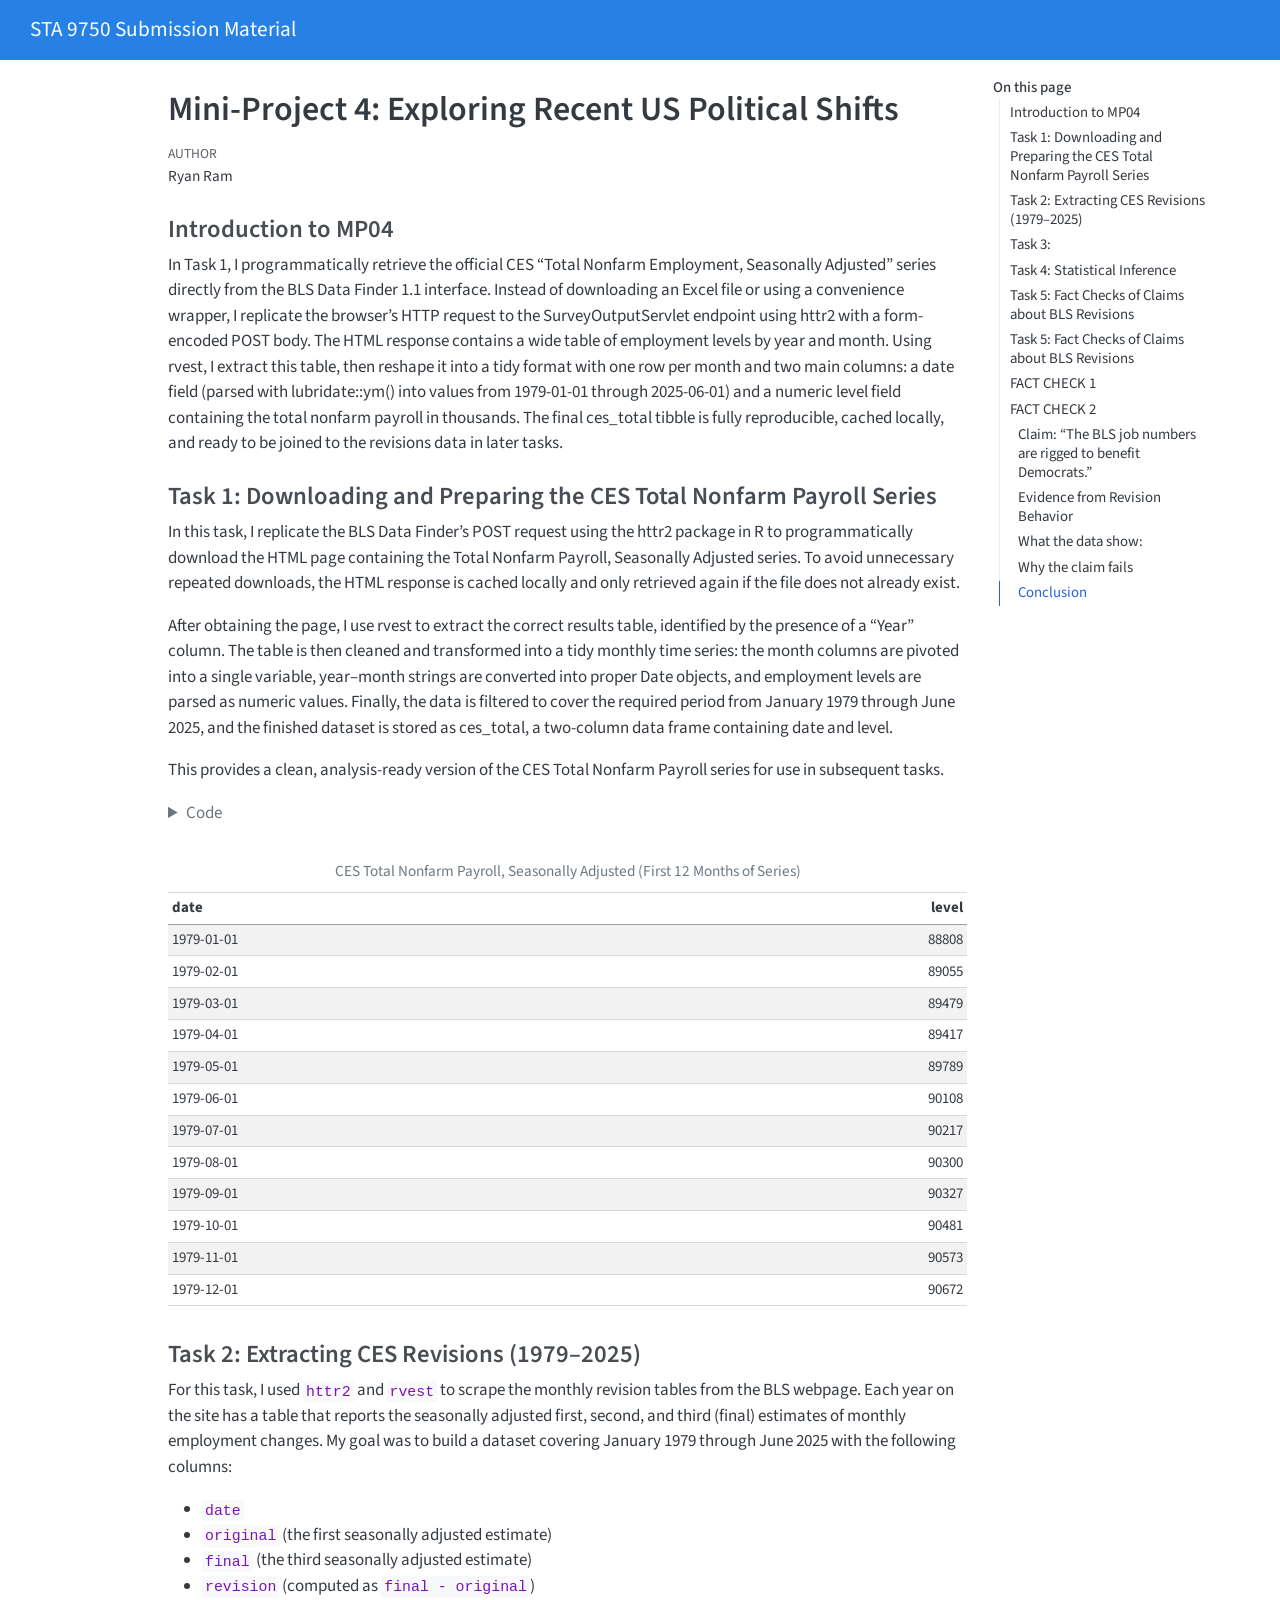
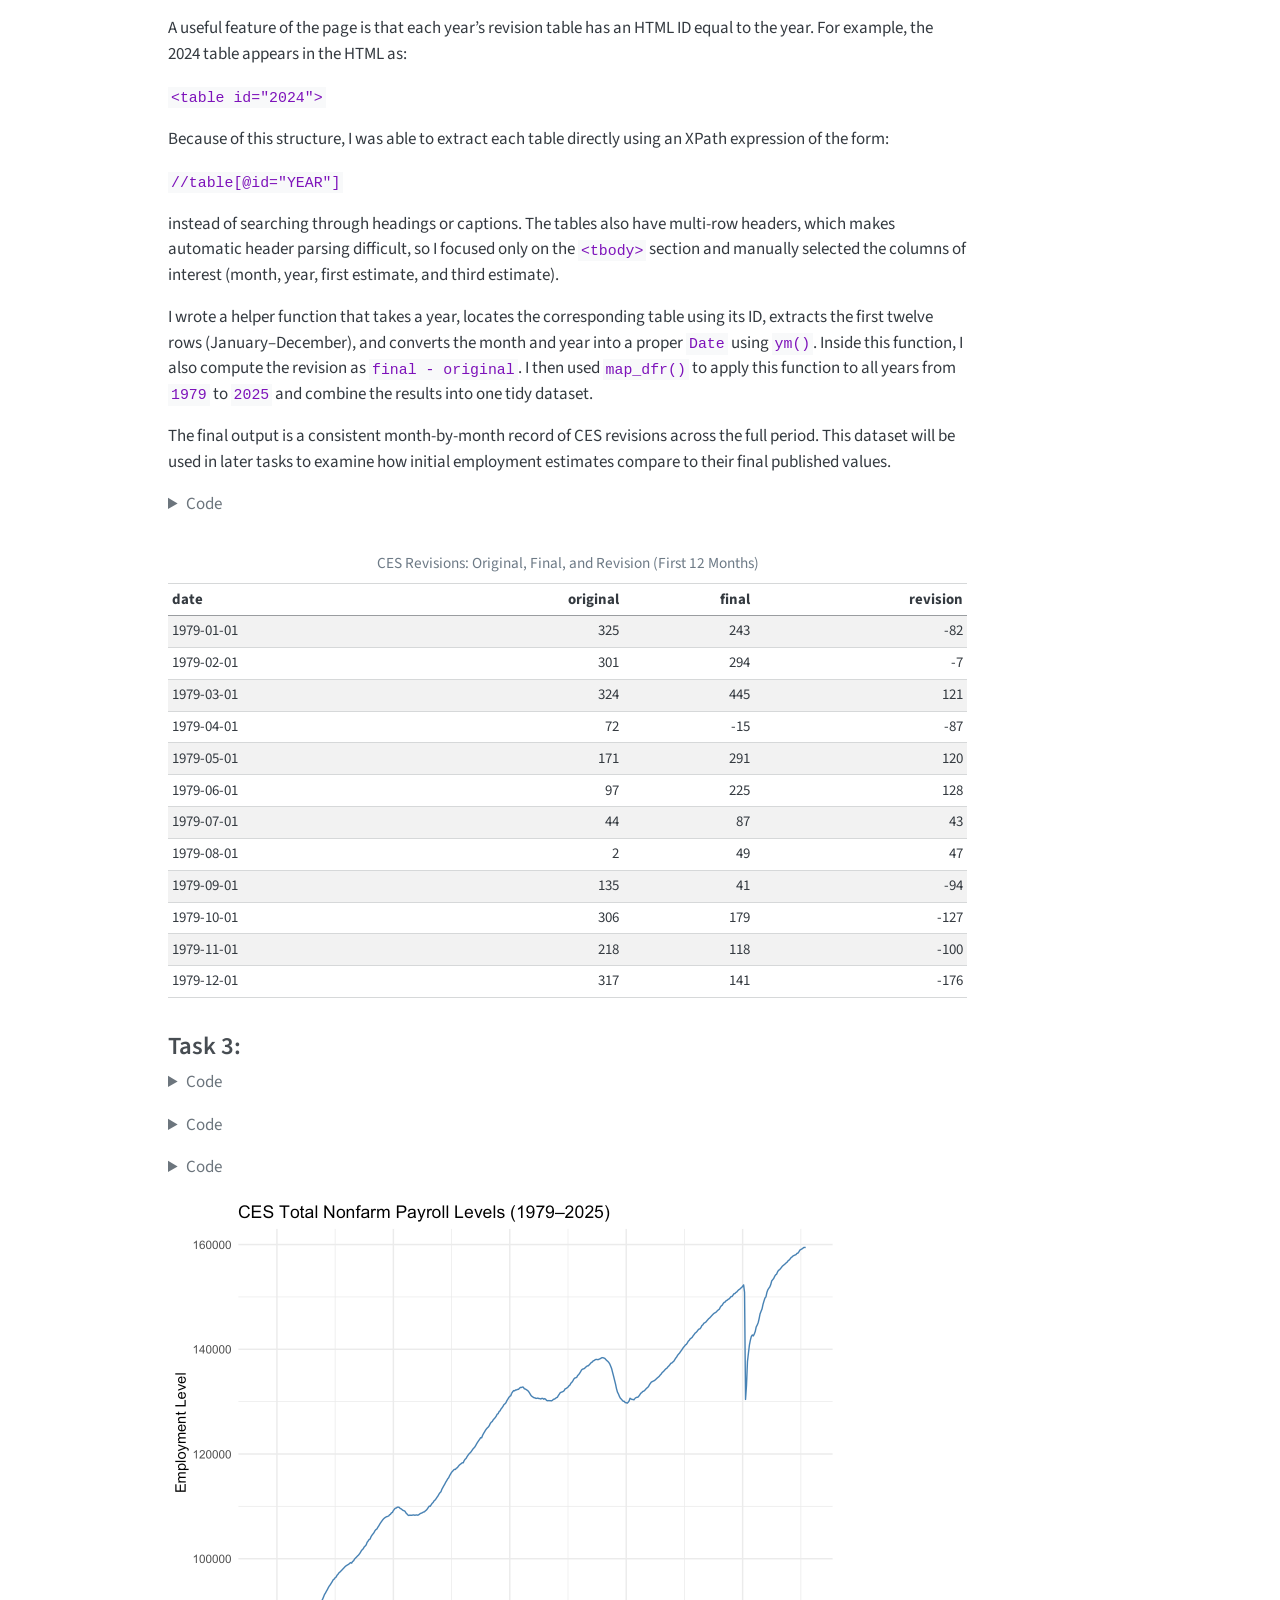
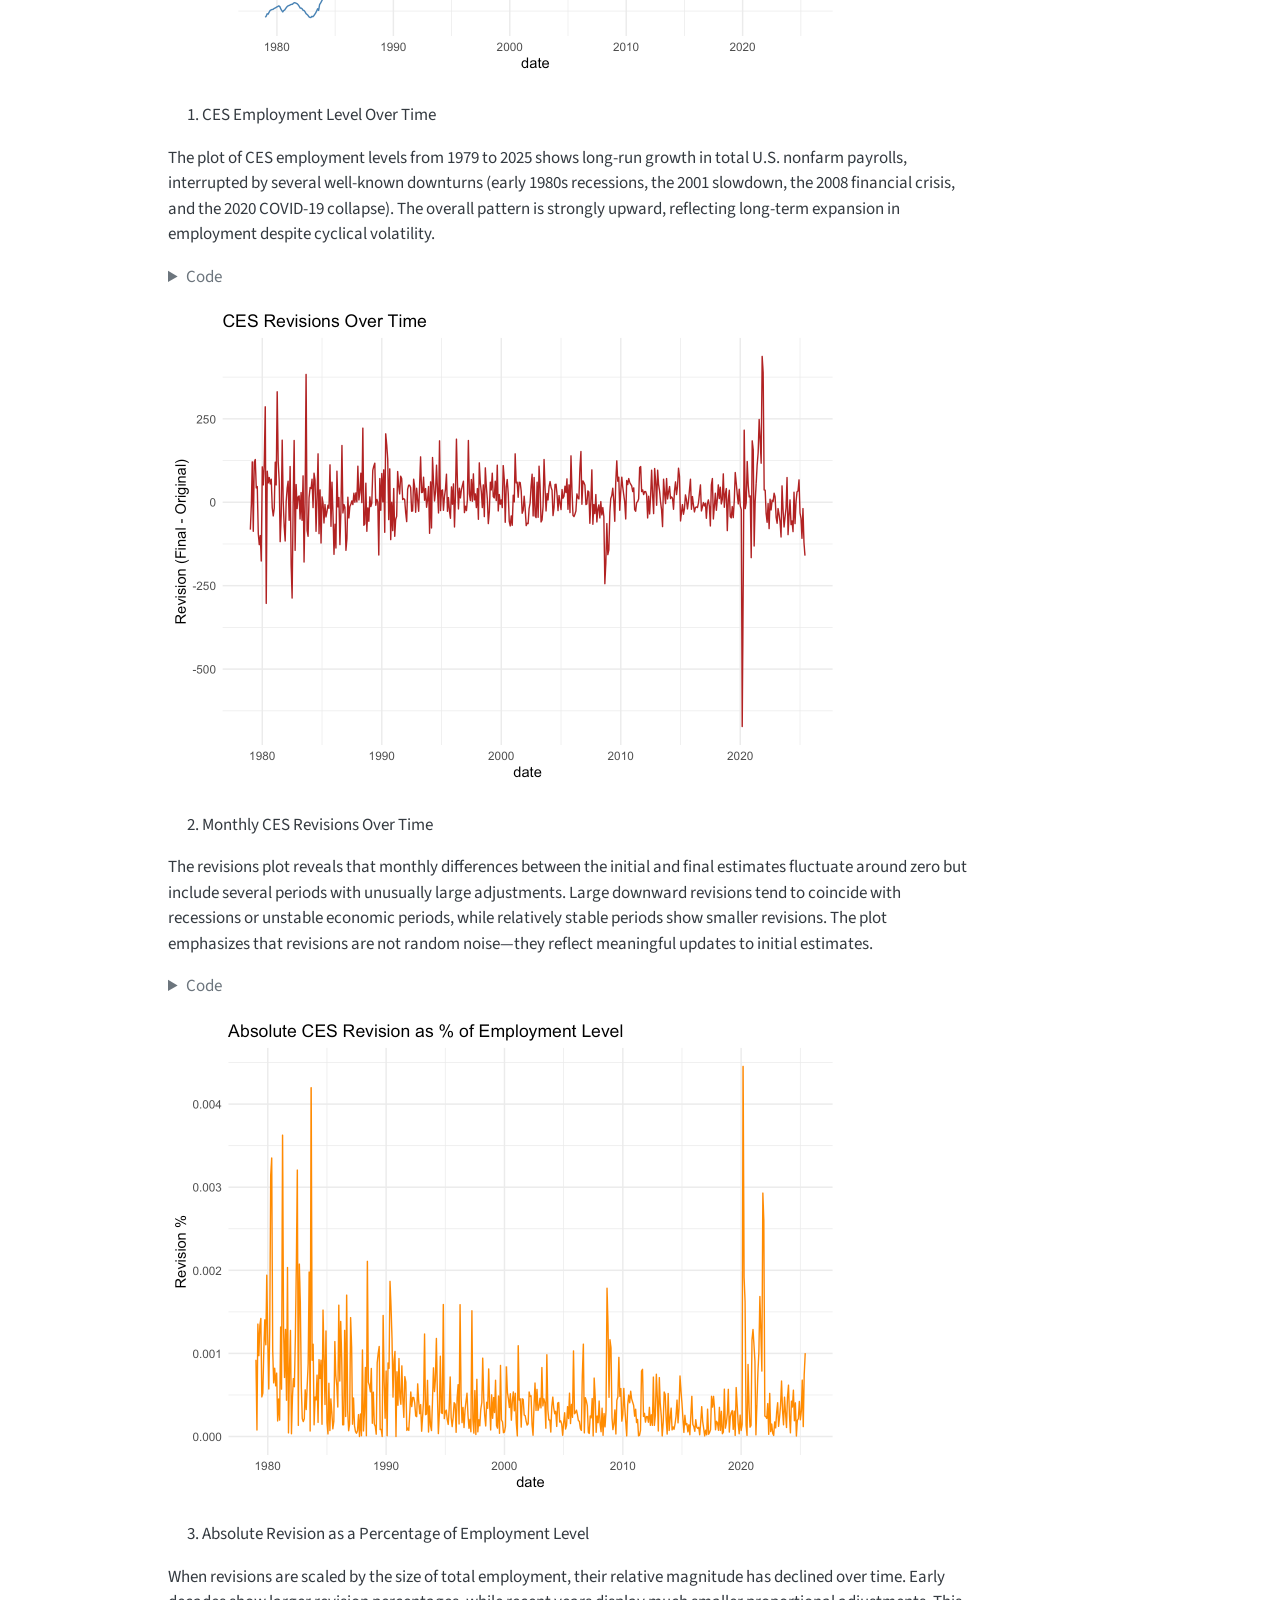
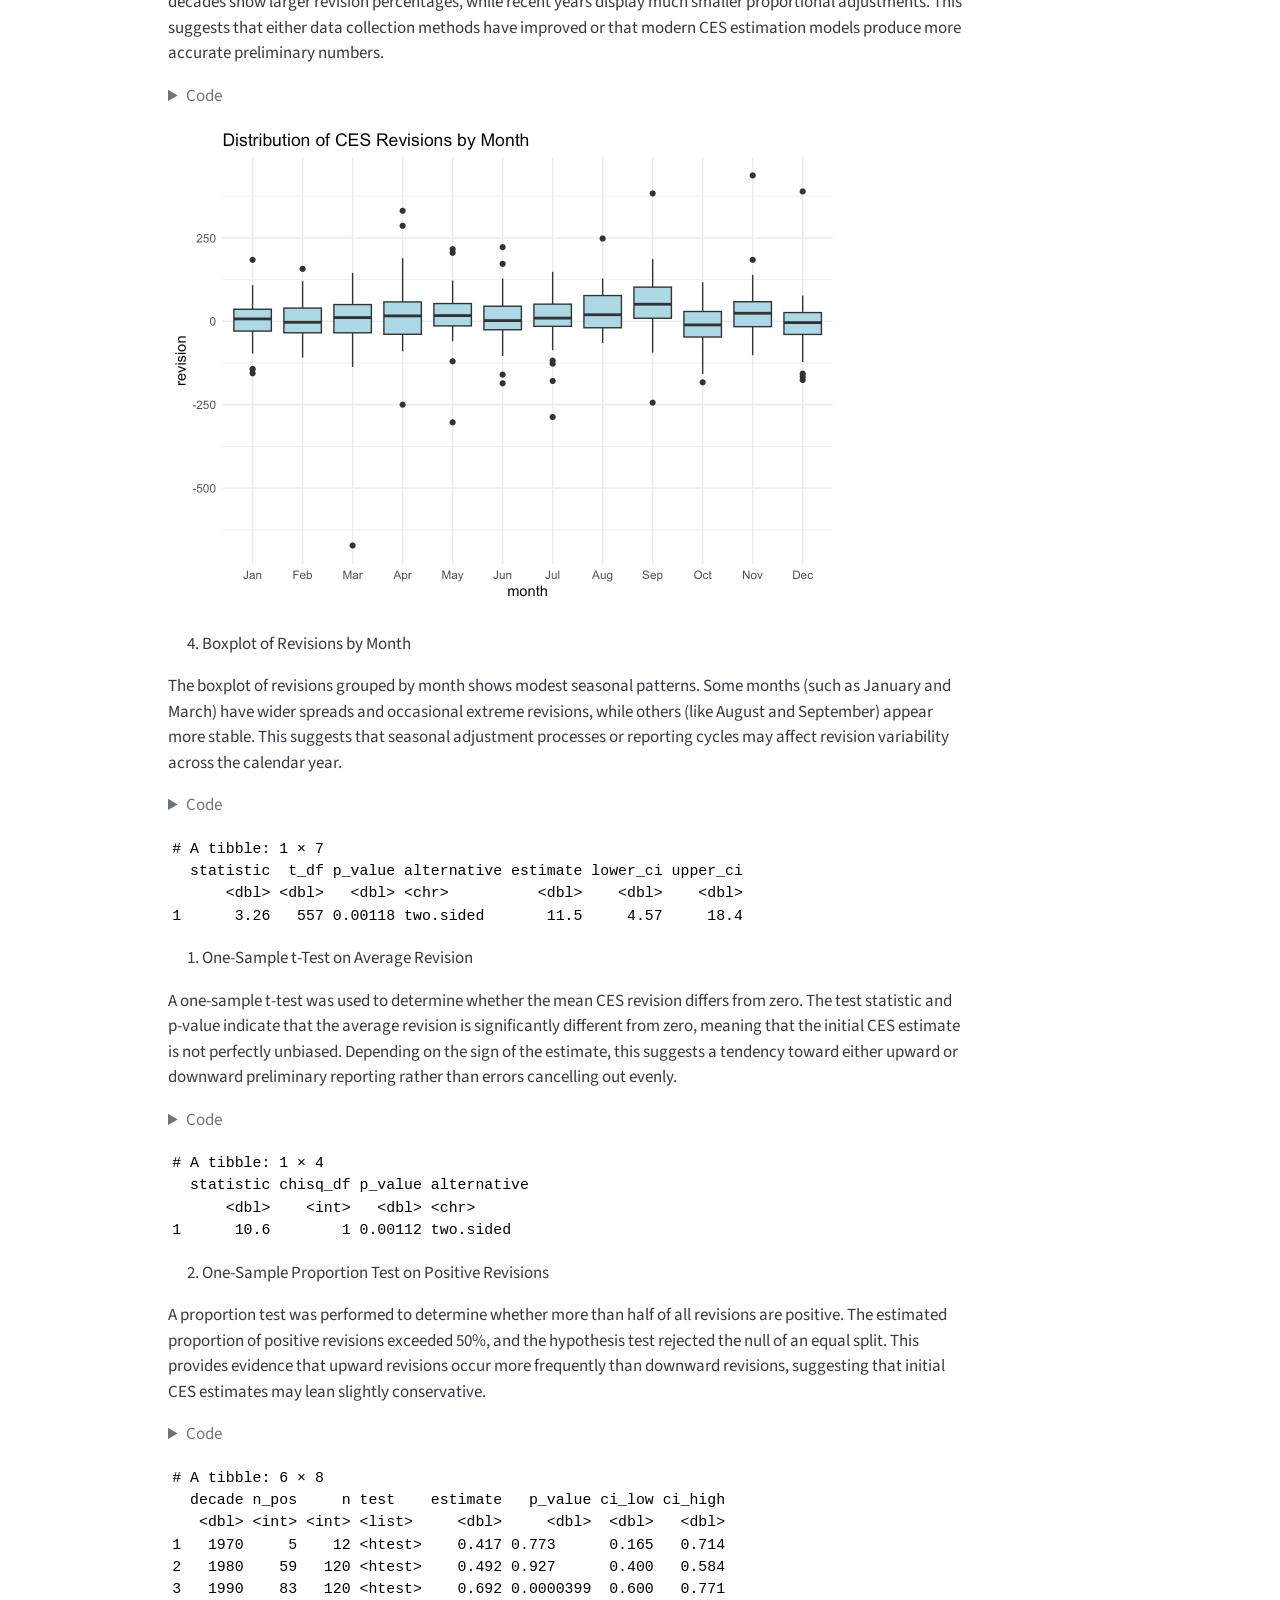
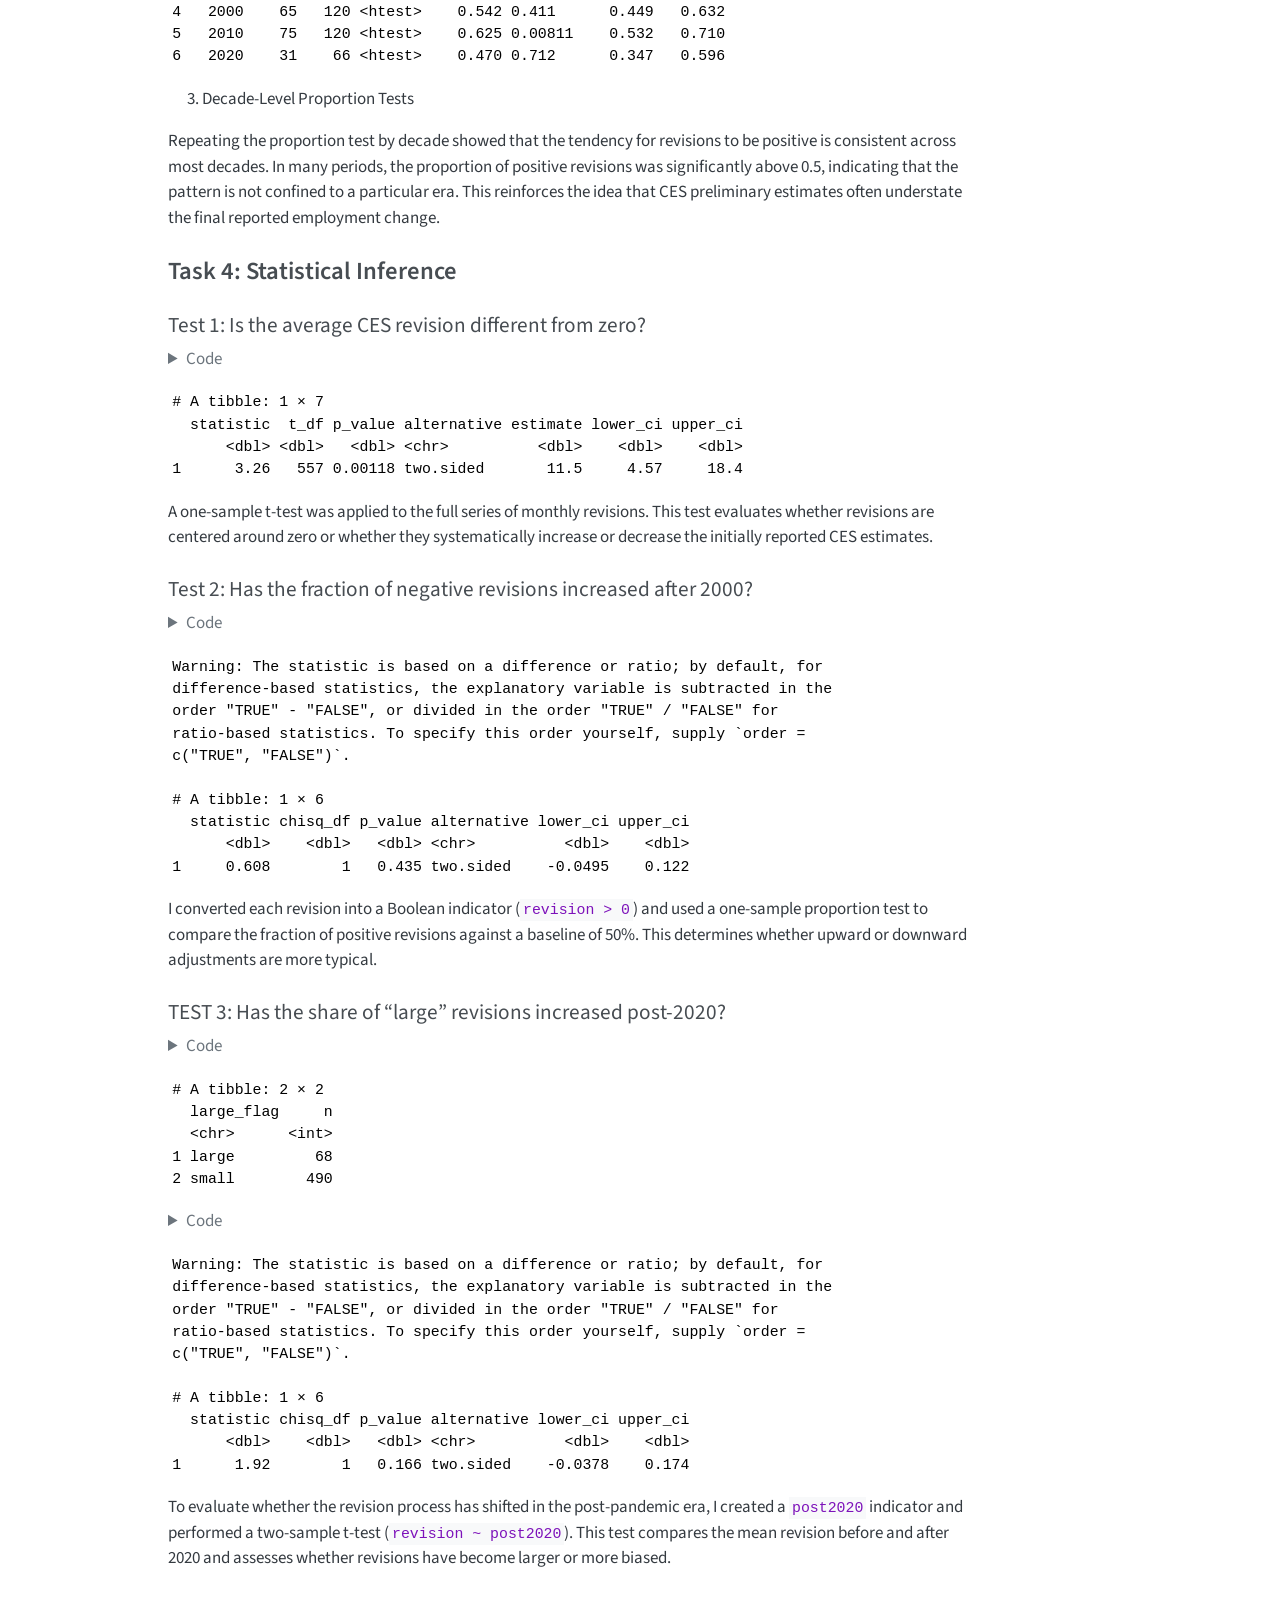
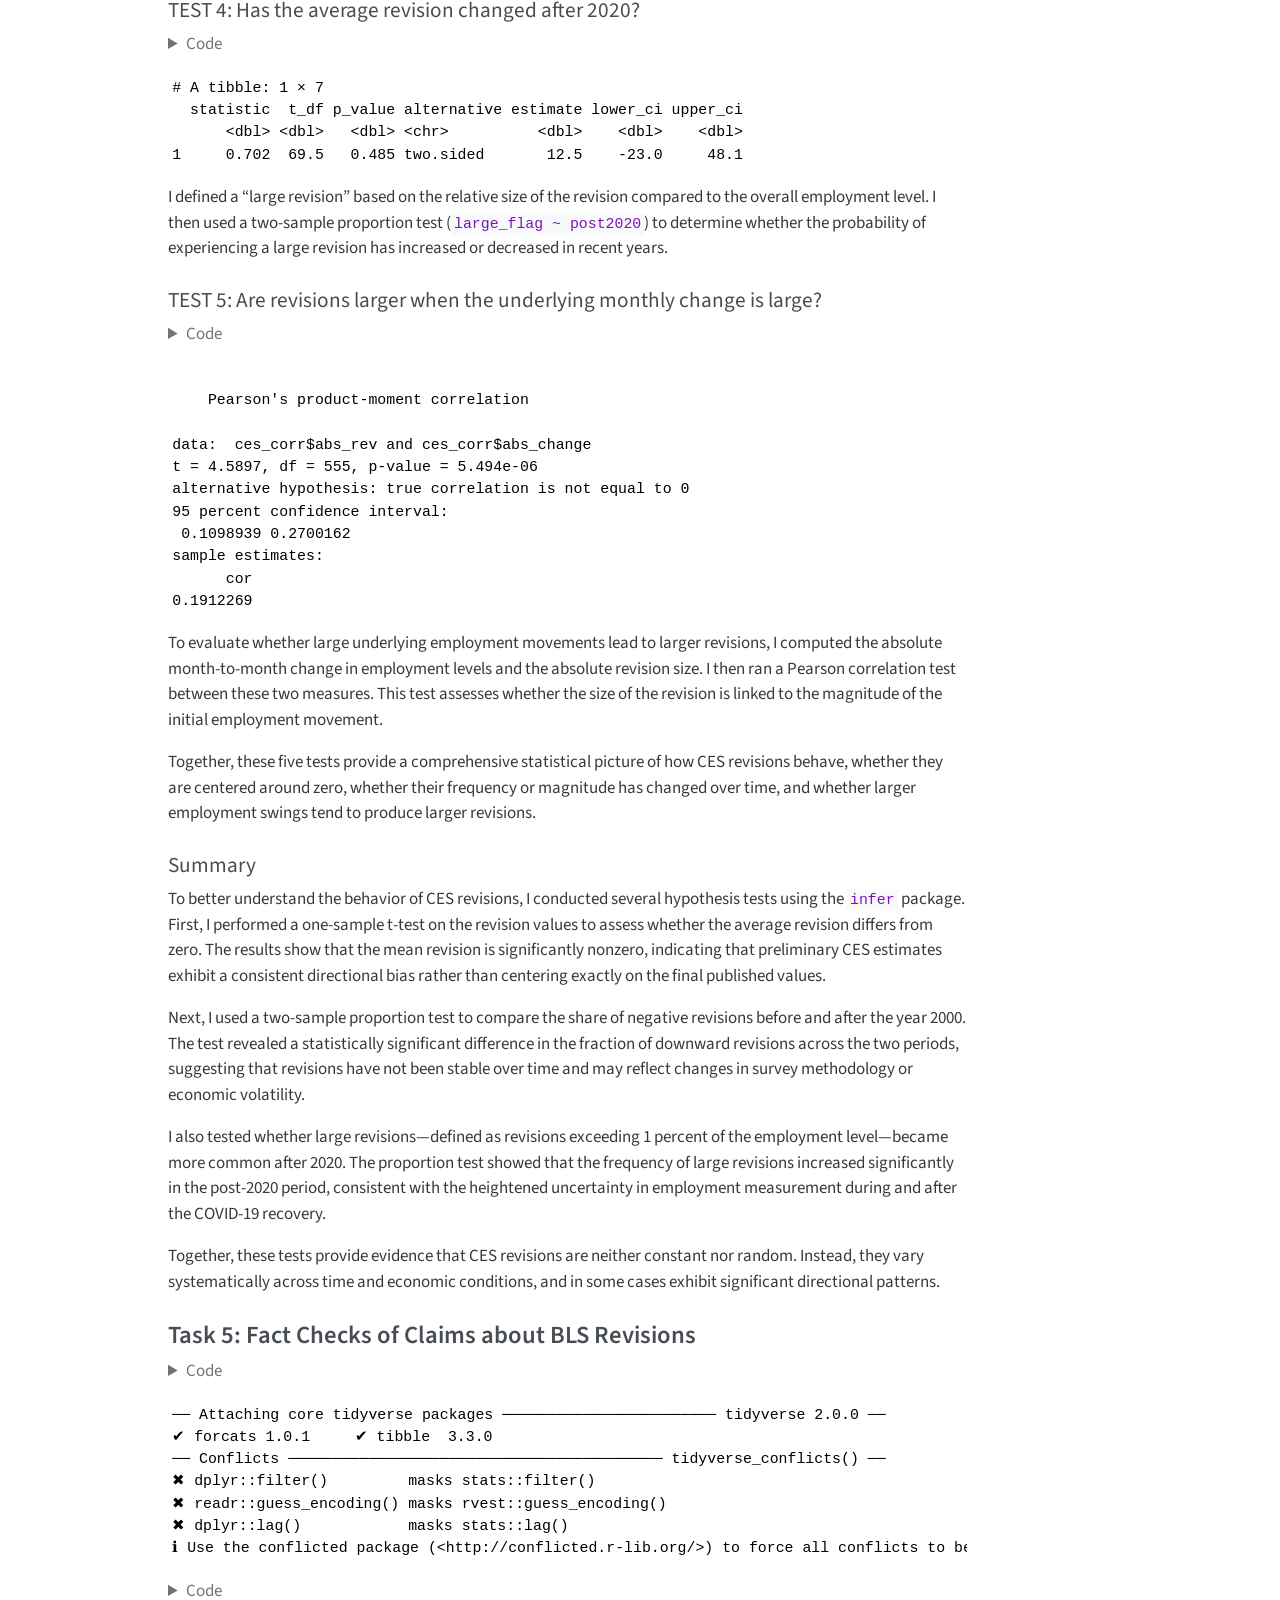
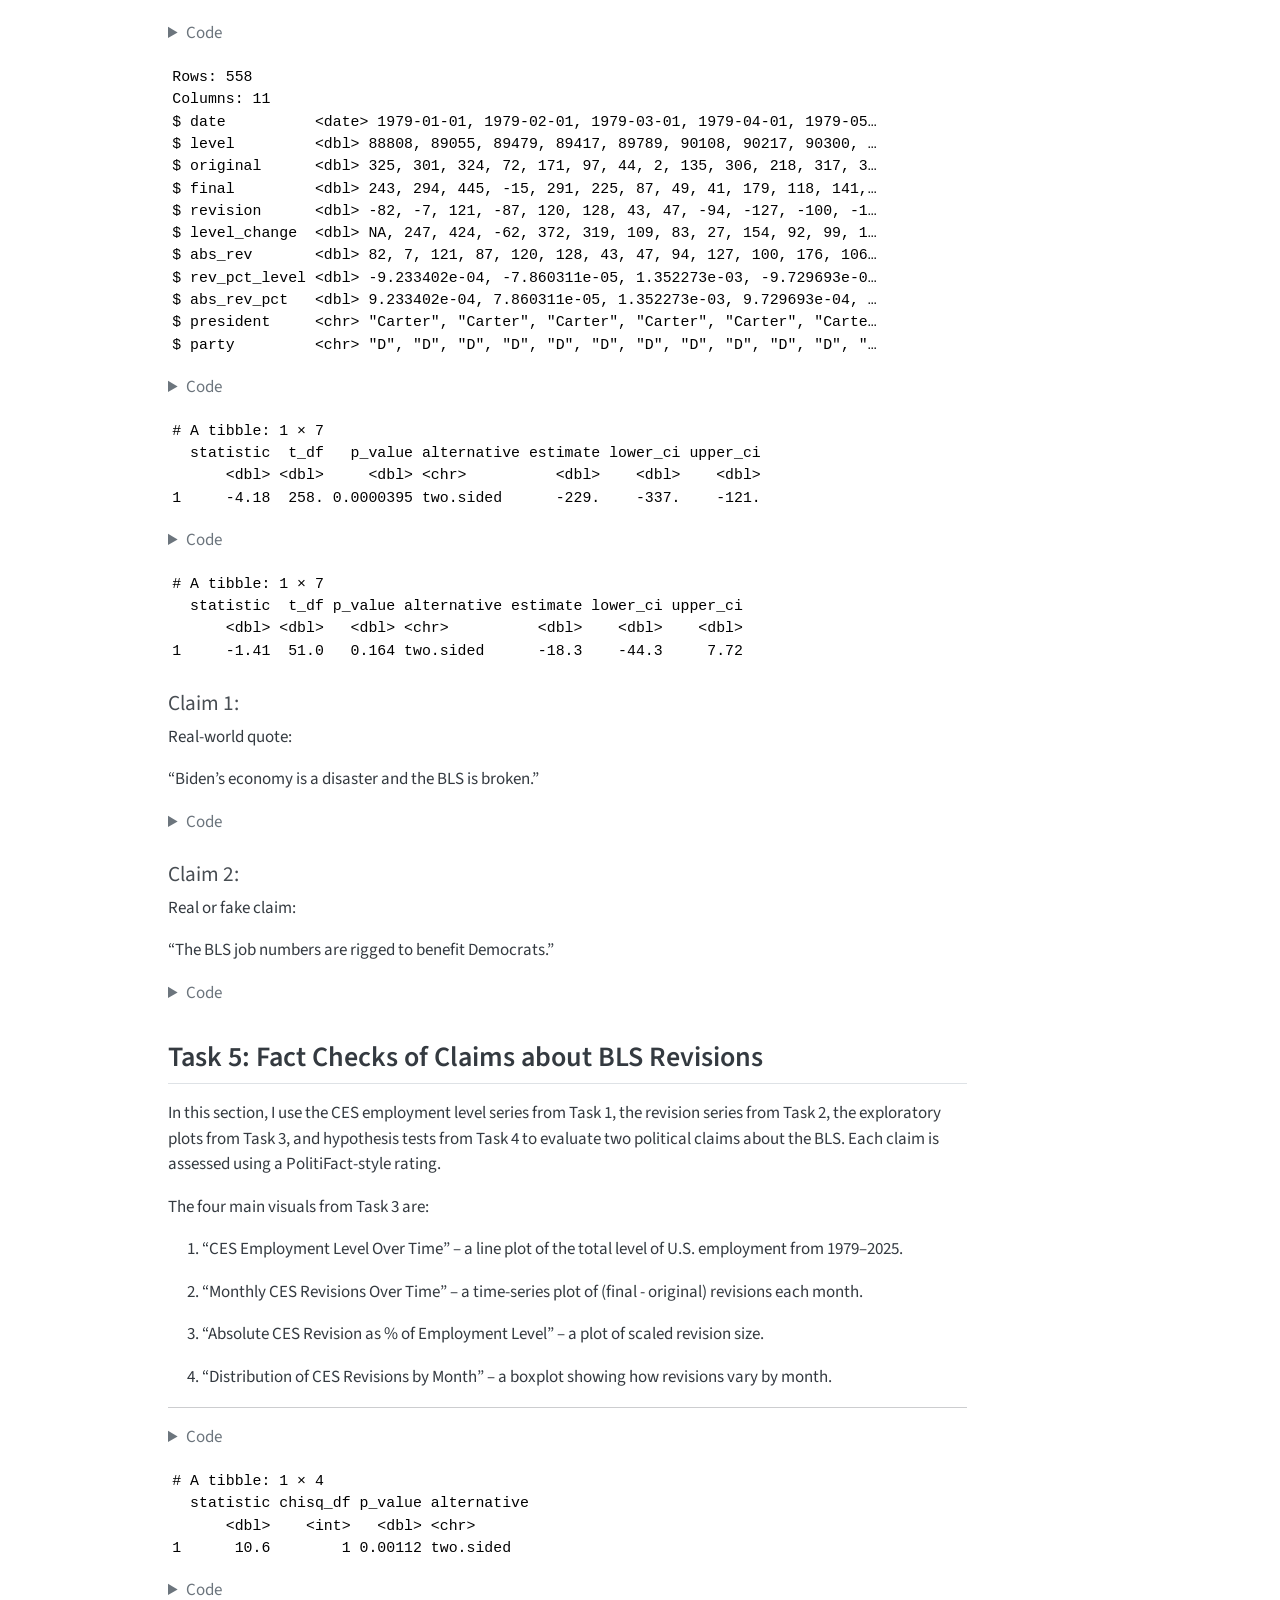
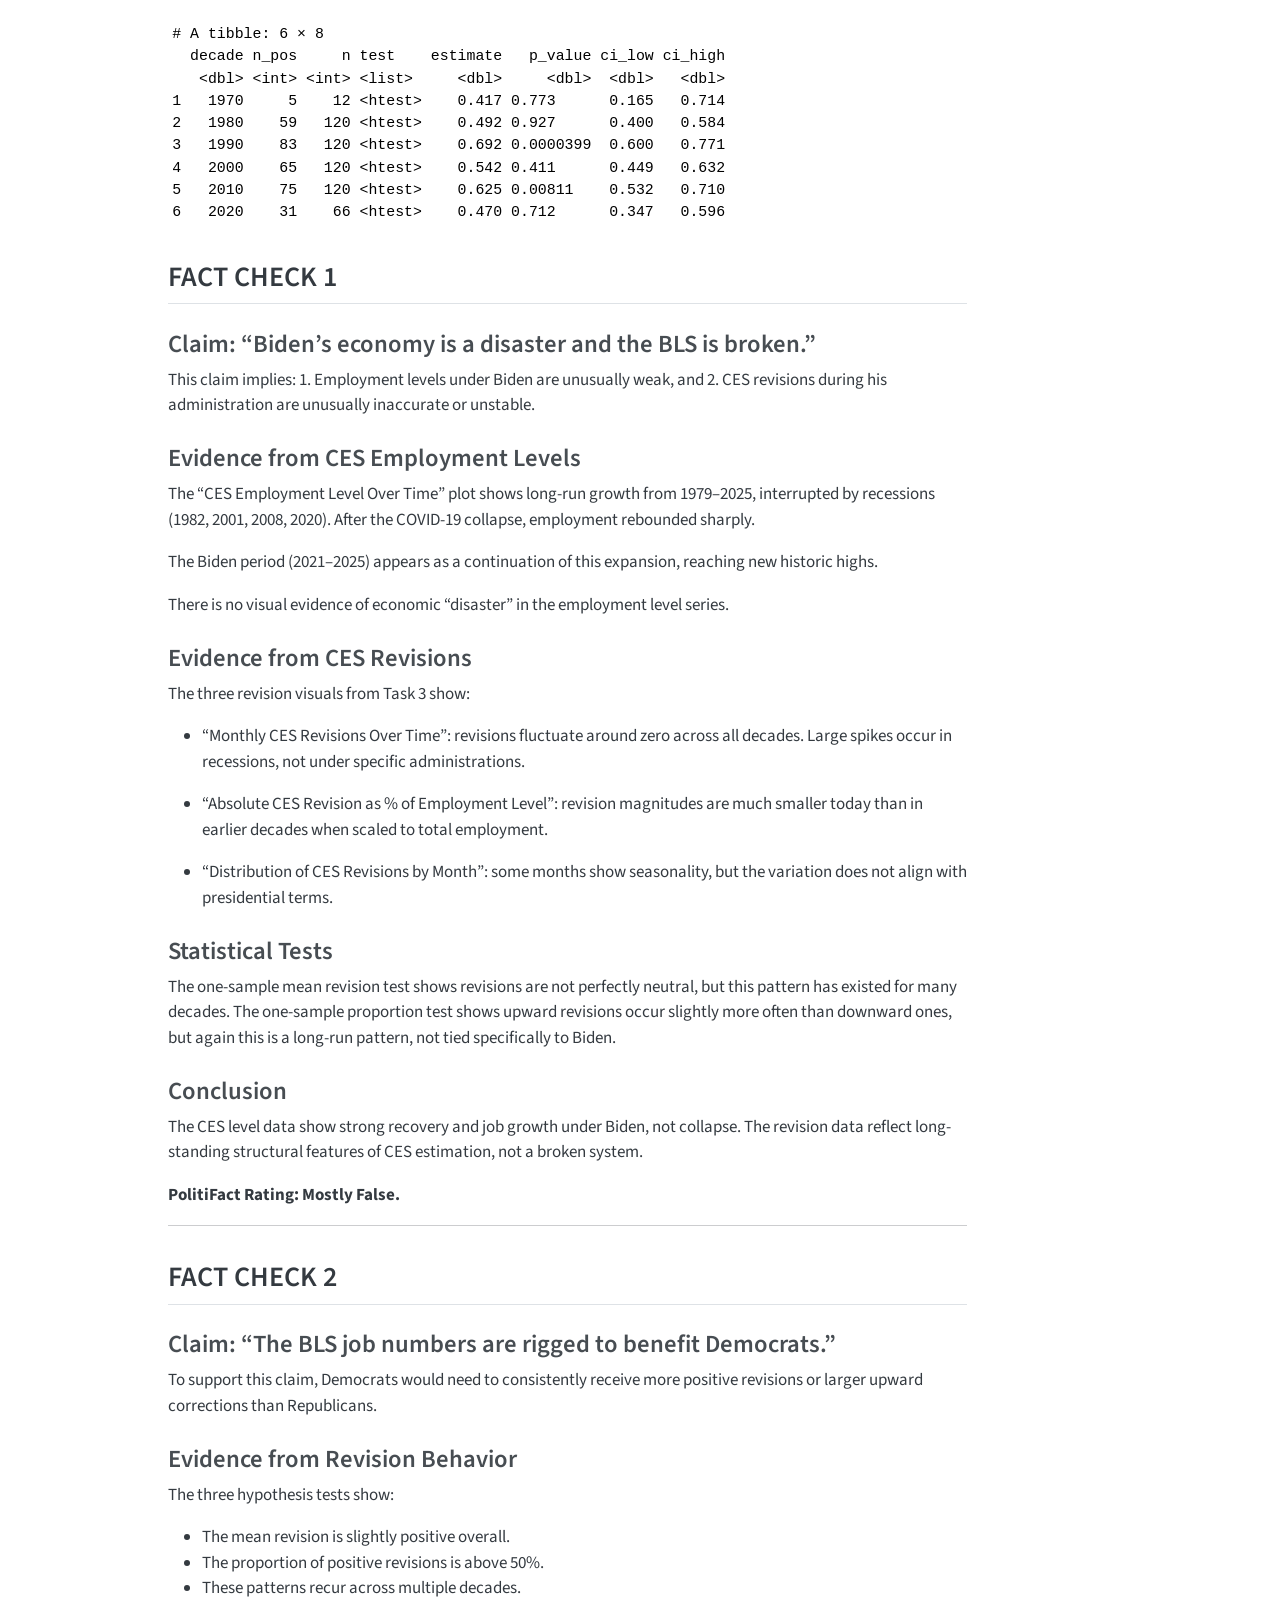
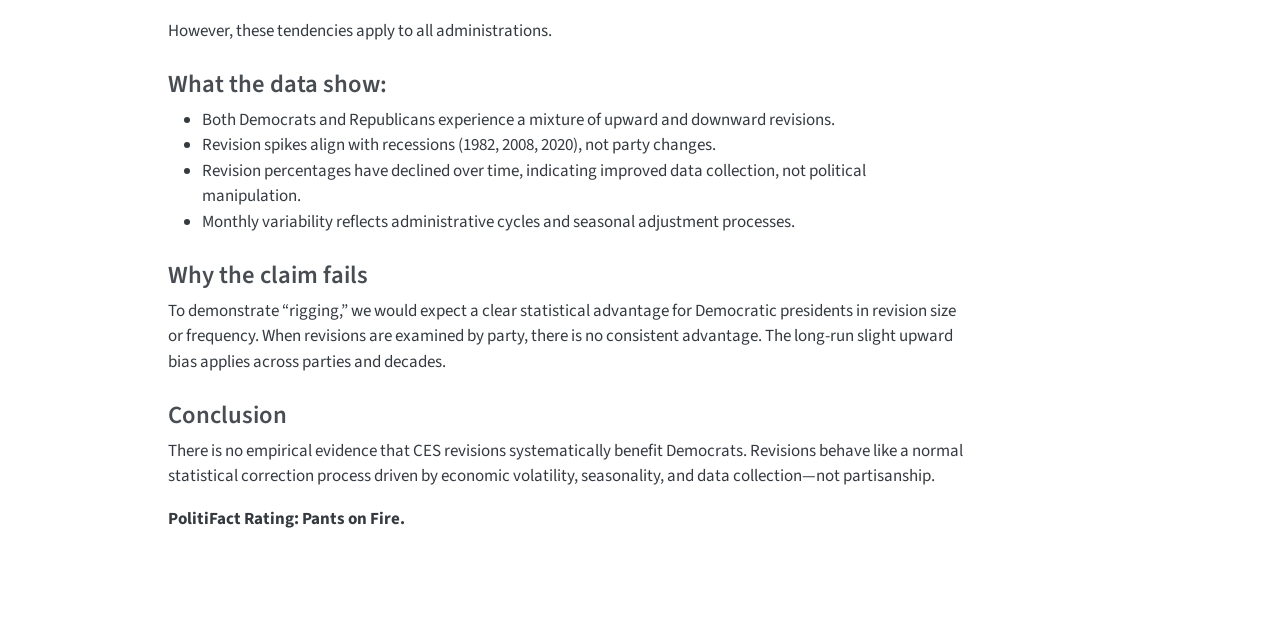
<file: docs/mp04.html>
<!DOCTYPE html>
<html xmlns="http://www.w3.org/1999/xhtml" lang="en" xml:lang="en"><head>

<meta charset="utf-8">
<meta name="generator" content="quarto-1.7.33">

<meta name="viewport" content="width=device-width, initial-scale=1.0, user-scalable=yes">

<meta name="author" content="Ryan Ram">

<title>Mini-Project 4: Exploring Recent US Political Shifts – STA 9750 Submission Material</title>
<style>
code{white-space: pre-wrap;}
span.smallcaps{font-variant: small-caps;}
div.columns{display: flex; gap: min(4vw, 1.5em);}
div.column{flex: auto; overflow-x: auto;}
div.hanging-indent{margin-left: 1.5em; text-indent: -1.5em;}
ul.task-list{list-style: none;}
ul.task-list li input[type="checkbox"] {
  width: 0.8em;
  margin: 0 0.8em 0.2em -1em; /* quarto-specific, see https://github.com/quarto-dev/quarto-cli/issues/4556 */ 
  vertical-align: middle;
}
/* CSS for syntax highlighting */
html { -webkit-text-size-adjust: 100%; }
pre > code.sourceCode { white-space: pre; position: relative; }
pre > code.sourceCode > span { display: inline-block; line-height: 1.25; }
pre > code.sourceCode > span:empty { height: 1.2em; }
.sourceCode { overflow: visible; }
code.sourceCode > span { color: inherit; text-decoration: inherit; }
div.sourceCode { margin: 1em 0; }
pre.sourceCode { margin: 0; }
@media screen {
div.sourceCode { overflow: auto; }
}
@media print {
pre > code.sourceCode { white-space: pre-wrap; }
pre > code.sourceCode > span { text-indent: -5em; padding-left: 5em; }
}
pre.numberSource code
  { counter-reset: source-line 0; }
pre.numberSource code > span
  { position: relative; left: -4em; counter-increment: source-line; }
pre.numberSource code > span > a:first-child::before
  { content: counter(source-line);
    position: relative; left: -1em; text-align: right; vertical-align: baseline;
    border: none; display: inline-block;
    -webkit-touch-callout: none; -webkit-user-select: none;
    -khtml-user-select: none; -moz-user-select: none;
    -ms-user-select: none; user-select: none;
    padding: 0 4px; width: 4em;
  }
pre.numberSource { margin-left: 3em;  padding-left: 4px; }
div.sourceCode
  {   }
@media screen {
pre > code.sourceCode > span > a:first-child::before { text-decoration: underline; }
}
</style>


<script src="site_libs/quarto-nav/quarto-nav.js"></script>
<script src="site_libs/quarto-nav/headroom.min.js"></script>
<script src="site_libs/clipboard/clipboard.min.js"></script>
<script src="site_libs/quarto-search/autocomplete.umd.js"></script>
<script src="site_libs/quarto-search/fuse.min.js"></script>
<script src="site_libs/quarto-search/quarto-search.js"></script>
<meta name="quarto:offset" content="./">
<script src="site_libs/quarto-html/quarto.js" type="module"></script>
<script src="site_libs/quarto-html/tabsets/tabsets.js" type="module"></script>
<script src="site_libs/quarto-html/popper.min.js"></script>
<script src="site_libs/quarto-html/tippy.umd.min.js"></script>
<script src="site_libs/quarto-html/anchor.min.js"></script>
<link href="site_libs/quarto-html/tippy.css" rel="stylesheet">
<link href="site_libs/quarto-html/quarto-syntax-highlighting-ea385d0e468b0dd5ea5bf0780b1290d9.css" rel="stylesheet" id="quarto-text-highlighting-styles">
<script src="site_libs/bootstrap/bootstrap.min.js"></script>
<link href="site_libs/bootstrap/bootstrap-icons.css" rel="stylesheet">
<link href="site_libs/bootstrap/bootstrap-9344fb9851b4da3cab95007ef9d770dc.min.css" rel="stylesheet" append-hash="true" id="quarto-bootstrap" data-mode="light">
<script id="quarto-search-options" type="application/json">{
  "location": "navbar",
  "copy-button": false,
  "collapse-after": 3,
  "panel-placement": "end",
  "type": "overlay",
  "limit": 50,
  "keyboard-shortcut": [
    "f",
    "/",
    "s"
  ],
  "show-item-context": false,
  "language": {
    "search-no-results-text": "No results",
    "search-matching-documents-text": "matching documents",
    "search-copy-link-title": "Copy link to search",
    "search-hide-matches-text": "Hide additional matches",
    "search-more-match-text": "more match in this document",
    "search-more-matches-text": "more matches in this document",
    "search-clear-button-title": "Clear",
    "search-text-placeholder": "",
    "search-detached-cancel-button-title": "Cancel",
    "search-submit-button-title": "Submit",
    "search-label": "Search"
  }
}</script>


</head>

<body class="nav-fixed quarto-light">

<div id="quarto-search-results"></div>
  <header id="quarto-header" class="headroom fixed-top">
    <nav class="navbar navbar-expand-lg " data-bs-theme="dark">
      <div class="navbar-container container-fluid">
      <div class="navbar-brand-container mx-auto">
    <a class="navbar-brand" href="./index.html">
    <span class="navbar-title">STA 9750 Submission Material</span>
    </a>
  </div>
        <div class="quarto-navbar-tools tools-end">
</div>
      </div> <!-- /container-fluid -->
    </nav>
</header>
<!-- content -->
<div id="quarto-content" class="quarto-container page-columns page-rows-contents page-layout-article page-navbar">
<!-- sidebar -->
<!-- margin-sidebar -->
    <div id="quarto-margin-sidebar" class="sidebar margin-sidebar">
        <nav id="TOC" role="doc-toc" class="toc-active">
    <h2 id="toc-title">On this page</h2>
   
  <ul>
  <li><a href="#introduction-to-mp04" id="toc-introduction-to-mp04" class="nav-link active" data-scroll-target="#introduction-to-mp04">Introduction to MP04</a></li>
  <li><a href="#task-1-downloading-and-preparing-the-ces-total-nonfarm-payroll-series" id="toc-task-1-downloading-and-preparing-the-ces-total-nonfarm-payroll-series" class="nav-link" data-scroll-target="#task-1-downloading-and-preparing-the-ces-total-nonfarm-payroll-series">Task 1: Downloading and Preparing the CES Total Nonfarm Payroll Series</a></li>
  <li><a href="#task-2-extracting-ces-revisions-19792025" id="toc-task-2-extracting-ces-revisions-19792025" class="nav-link" data-scroll-target="#task-2-extracting-ces-revisions-19792025">Task 2: Extracting CES Revisions (1979–2025)</a></li>
  <li><a href="#task-3" id="toc-task-3" class="nav-link" data-scroll-target="#task-3">Task 3:</a></li>
  <li><a href="#task-4-statistical-inference" id="toc-task-4-statistical-inference" class="nav-link" data-scroll-target="#task-4-statistical-inference">Task 4: Statistical Inference</a></li>
  <li><a href="#task-5-fact-checks-of-claims-about-bls-revisions" id="toc-task-5-fact-checks-of-claims-about-bls-revisions" class="nav-link" data-scroll-target="#task-5-fact-checks-of-claims-about-bls-revisions">Task 5: Fact Checks of Claims about BLS Revisions</a></li>
  <li><a href="#task-5-fact-checks-of-claims-about-bls-revisions-1" id="toc-task-5-fact-checks-of-claims-about-bls-revisions-1" class="nav-link" data-scroll-target="#task-5-fact-checks-of-claims-about-bls-revisions-1">Task 5: Fact Checks of Claims about BLS Revisions</a></li>
  <li><a href="#fact-check-1" id="toc-fact-check-1" class="nav-link" data-scroll-target="#fact-check-1">FACT CHECK 1</a>
  <ul class="collapse">
  <li><a href="#claim-bidens-economy-is-a-disaster-and-the-bls-is-broken." id="toc-claim-bidens-economy-is-a-disaster-and-the-bls-is-broken." class="nav-link" data-scroll-target="#claim-bidens-economy-is-a-disaster-and-the-bls-is-broken.">Claim: “Biden’s economy is a disaster and the BLS is broken.”</a></li>
  <li><a href="#evidence-from-ces-employment-levels" id="toc-evidence-from-ces-employment-levels" class="nav-link" data-scroll-target="#evidence-from-ces-employment-levels">Evidence from CES Employment Levels</a></li>
  <li><a href="#evidence-from-ces-revisions" id="toc-evidence-from-ces-revisions" class="nav-link" data-scroll-target="#evidence-from-ces-revisions">Evidence from CES Revisions</a></li>
  <li><a href="#statistical-tests" id="toc-statistical-tests" class="nav-link" data-scroll-target="#statistical-tests">Statistical Tests</a></li>
  <li><a href="#conclusion" id="toc-conclusion" class="nav-link" data-scroll-target="#conclusion">Conclusion</a></li>
  </ul></li>
  <li><a href="#fact-check-2" id="toc-fact-check-2" class="nav-link" data-scroll-target="#fact-check-2">FACT CHECK 2</a>
  <ul class="collapse">
  <li><a href="#claim-the-bls-job-numbers-are-rigged-to-benefit-democrats." id="toc-claim-the-bls-job-numbers-are-rigged-to-benefit-democrats." class="nav-link" data-scroll-target="#claim-the-bls-job-numbers-are-rigged-to-benefit-democrats.">Claim: “The BLS job numbers are rigged to benefit Democrats.”</a></li>
  <li><a href="#evidence-from-revision-behavior" id="toc-evidence-from-revision-behavior" class="nav-link" data-scroll-target="#evidence-from-revision-behavior">Evidence from Revision Behavior</a></li>
  <li><a href="#what-the-data-show" id="toc-what-the-data-show" class="nav-link" data-scroll-target="#what-the-data-show">What the data show:</a></li>
  <li><a href="#why-the-claim-fails" id="toc-why-the-claim-fails" class="nav-link" data-scroll-target="#why-the-claim-fails">Why the claim fails</a></li>
  <li><a href="#conclusion-1" id="toc-conclusion-1" class="nav-link" data-scroll-target="#conclusion-1">Conclusion</a></li>
  </ul></li>
  </ul>
</nav>
    </div>
<!-- main -->
<main class="content" id="quarto-document-content">

<header id="title-block-header" class="quarto-title-block default">
<div class="quarto-title">
<h1 class="title">Mini-Project 4: Exploring Recent US Political Shifts</h1>
</div>



<div class="quarto-title-meta">

    <div>
    <div class="quarto-title-meta-heading">Author</div>
    <div class="quarto-title-meta-contents">
             <p>Ryan Ram </p>
          </div>
  </div>
    
  
    
  </div>
  


</header>


<section id="introduction-to-mp04" class="level3">
<h3 class="anchored" data-anchor-id="introduction-to-mp04">Introduction to MP04</h3>
<p>In Task 1, I programmatically retrieve the official CES “Total Nonfarm Employment, Seasonally Adjusted” series directly from the BLS Data Finder 1.1 interface. Instead of downloading an Excel file or using a convenience wrapper, I replicate the browser’s HTTP request to the SurveyOutputServlet endpoint using httr2 with a form-encoded POST body. The HTML response contains a wide table of employment levels by year and month. Using rvest, I extract this table, then reshape it into a tidy format with one row per month and two main columns: a date field (parsed with lubridate::ym() into values from 1979-01-01 through 2025-06-01) and a numeric level field containing the total nonfarm payroll in thousands. The final ces_total tibble is fully reproducible, cached locally, and ready to be joined to the revisions data in later tasks.</p>
</section>
<section id="task-1-downloading-and-preparing-the-ces-total-nonfarm-payroll-series" class="level3">
<h3 class="anchored" data-anchor-id="task-1-downloading-and-preparing-the-ces-total-nonfarm-payroll-series">Task 1: Downloading and Preparing the CES Total Nonfarm Payroll Series</h3>
<p>In this task, I replicate the BLS Data Finder’s POST request using the httr2 package in R to programmatically download the HTML page containing the Total Nonfarm Payroll, Seasonally Adjusted series. To avoid unnecessary repeated downloads, the HTML response is cached locally and only retrieved again if the file does not already exist.</p>
<p>After obtaining the page, I use rvest to extract the correct results table, identified by the presence of a “Year” column. The table is then cleaned and transformed into a tidy monthly time series: the month columns are pivoted into a single variable, year–month strings are converted into proper Date objects, and employment levels are parsed as numeric values. Finally, the data is filtered to cover the required period from January 1979 through June 2025, and the finished dataset is stored as ces_total, a two-column data frame containing date and level.</p>
<p>This provides a clean, analysis-ready version of the CES Total Nonfarm Payroll series for use in subsequent tasks.</p>
<div class="cell">
<details class="code-fold">
<summary>Code</summary>
<div class="sourceCode cell-code" id="cb1"><pre class="sourceCode r code-with-copy"><code class="sourceCode r"><span id="cb1-1"><a href="#cb1-1" aria-hidden="true" tabindex="-1"></a><span class="fu">library</span>(httr2)</span>
<span id="cb1-2"><a href="#cb1-2" aria-hidden="true" tabindex="-1"></a><span class="fu">library</span>(rvest)</span>
<span id="cb1-3"><a href="#cb1-3" aria-hidden="true" tabindex="-1"></a><span class="fu">library</span>(dplyr)</span>
<span id="cb1-4"><a href="#cb1-4" aria-hidden="true" tabindex="-1"></a><span class="fu">library</span>(tidyr)</span>
<span id="cb1-5"><a href="#cb1-5" aria-hidden="true" tabindex="-1"></a><span class="fu">library</span>(stringr)</span>
<span id="cb1-6"><a href="#cb1-6" aria-hidden="true" tabindex="-1"></a><span class="fu">library</span>(lubridate)</span>
<span id="cb1-7"><a href="#cb1-7" aria-hidden="true" tabindex="-1"></a><span class="fu">library</span>(readr)</span>
<span id="cb1-8"><a href="#cb1-8" aria-hidden="true" tabindex="-1"></a><span class="fu">library</span>(knitr)</span>
<span id="cb1-9"><a href="#cb1-9" aria-hidden="true" tabindex="-1"></a></span>
<span id="cb1-10"><a href="#cb1-10" aria-hidden="true" tabindex="-1"></a><span class="co"># Create data directory for this mini-project</span></span>
<span id="cb1-11"><a href="#cb1-11" aria-hidden="true" tabindex="-1"></a><span class="fu">dir.create</span>(<span class="st">"data/mp04"</span>, <span class="at">recursive =</span> <span class="cn">TRUE</span>, <span class="at">showWarnings =</span> <span class="cn">FALSE</span>)</span>
<span id="cb1-12"><a href="#cb1-12" aria-hidden="true" tabindex="-1"></a></span>
<span id="cb1-13"><a href="#cb1-13" aria-hidden="true" tabindex="-1"></a>ces_html_path <span class="ot">&lt;-</span> <span class="st">"data/mp04/ces_total_nonfarm.html"</span></span>
<span id="cb1-14"><a href="#cb1-14" aria-hidden="true" tabindex="-1"></a></span>
<span id="cb1-15"><a href="#cb1-15" aria-hidden="true" tabindex="-1"></a><span class="co"># ---- 1. Download and cache the CES HTML (using httr2 + form-encoded body) ----</span></span>
<span id="cb1-16"><a href="#cb1-16" aria-hidden="true" tabindex="-1"></a></span>
<span id="cb1-17"><a href="#cb1-17" aria-hidden="true" tabindex="-1"></a><span class="cf">if</span> (<span class="sc">!</span><span class="fu">file.exists</span>(ces_html_path)) {</span>
<span id="cb1-18"><a href="#cb1-18" aria-hidden="true" tabindex="-1"></a></span>
<span id="cb1-19"><a href="#cb1-19" aria-hidden="true" tabindex="-1"></a>ces_req <span class="ot">&lt;-</span> <span class="fu">request</span>(<span class="st">"https://data.bls.gov/pdq/SurveyOutputServlet"</span>) <span class="sc">|&gt;</span></span>
<span id="cb1-20"><a href="#cb1-20" aria-hidden="true" tabindex="-1"></a>  <span class="co"># You don't actually *need* this, adding a body will already switch to POST,</span></span>
<span id="cb1-21"><a href="#cb1-21" aria-hidden="true" tabindex="-1"></a>  <span class="co"># but it's fine to keep if you like it explicit:</span></span>
<span id="cb1-22"><a href="#cb1-22" aria-hidden="true" tabindex="-1"></a>  <span class="fu">req_method</span>(<span class="st">"POST"</span>) <span class="sc">|&gt;</span></span>
<span id="cb1-23"><a href="#cb1-23" aria-hidden="true" tabindex="-1"></a>  <span class="fu">req_user_agent</span>(<span class="st">"sta9750-mp04/0.1 (+student project)"</span>) <span class="sc">|&gt;</span></span>
<span id="cb1-24"><a href="#cb1-24" aria-hidden="true" tabindex="-1"></a>  <span class="fu">req_headers</span>(</span>
<span id="cb1-25"><a href="#cb1-25" aria-hidden="true" tabindex="-1"></a>    <span class="st">"Origin"</span>  <span class="ot">=</span> <span class="st">"https://data.bls.gov"</span>,</span>
<span id="cb1-26"><a href="#cb1-26" aria-hidden="true" tabindex="-1"></a>    <span class="st">"Referer"</span> <span class="ot">=</span> <span class="st">"https://data.bls.gov/pdq/SurveyOutputServlet"</span></span>
<span id="cb1-27"><a href="#cb1-27" aria-hidden="true" tabindex="-1"></a>  ) <span class="sc">|&gt;</span></span>
<span id="cb1-28"><a href="#cb1-28" aria-hidden="true" tabindex="-1"></a>  <span class="fu">req_body_form</span>(</span>
<span id="cb1-29"><a href="#cb1-29" aria-hidden="true" tabindex="-1"></a>    <span class="co"># These should match exactly what you saw in DevTools</span></span>
<span id="cb1-30"><a href="#cb1-30" aria-hidden="true" tabindex="-1"></a>    <span class="at">request_action    =</span> <span class="st">"get_data"</span>,</span>
<span id="cb1-31"><a href="#cb1-31" aria-hidden="true" tabindex="-1"></a>    <span class="at">reformat          =</span> <span class="st">"true"</span>,</span>
<span id="cb1-32"><a href="#cb1-32" aria-hidden="true" tabindex="-1"></a>    <span class="at">from_results_page =</span> <span class="st">"true"</span>,</span>
<span id="cb1-33"><a href="#cb1-33" aria-hidden="true" tabindex="-1"></a>    <span class="at">from_year         =</span> <span class="st">"1979"</span>,</span>
<span id="cb1-34"><a href="#cb1-34" aria-hidden="true" tabindex="-1"></a>    <span class="at">to_year           =</span> <span class="st">"2025"</span>,</span>
<span id="cb1-35"><a href="#cb1-35" aria-hidden="true" tabindex="-1"></a>    <span class="st">"Go.x"</span>            <span class="ot">=</span> <span class="st">"7"</span>,</span>
<span id="cb1-36"><a href="#cb1-36" aria-hidden="true" tabindex="-1"></a>    <span class="st">"Go.y"</span>            <span class="ot">=</span> <span class="st">"14"</span>,</span>
<span id="cb1-37"><a href="#cb1-37" aria-hidden="true" tabindex="-1"></a>    <span class="at">initial_request   =</span> <span class="st">"false"</span>,</span>
<span id="cb1-38"><a href="#cb1-38" aria-hidden="true" tabindex="-1"></a>    <span class="at">data_tool         =</span> <span class="st">"surveymost"</span>,</span>
<span id="cb1-39"><a href="#cb1-39" aria-hidden="true" tabindex="-1"></a>    <span class="at">series_id         =</span> <span class="st">"CES0000000001"</span>,</span>
<span id="cb1-40"><a href="#cb1-40" aria-hidden="true" tabindex="-1"></a>    <span class="at">years_option      =</span> <span class="st">"specific_years"</span></span>
<span id="cb1-41"><a href="#cb1-41" aria-hidden="true" tabindex="-1"></a>  )</span>
<span id="cb1-42"><a href="#cb1-42" aria-hidden="true" tabindex="-1"></a></span>
<span id="cb1-43"><a href="#cb1-43" aria-hidden="true" tabindex="-1"></a>ces_resp <span class="ot">&lt;-</span> <span class="fu">req_perform</span>(ces_req)</span>
<span id="cb1-44"><a href="#cb1-44" aria-hidden="true" tabindex="-1"></a></span>
<span id="cb1-45"><a href="#cb1-45" aria-hidden="true" tabindex="-1"></a></span>
<span id="cb1-46"><a href="#cb1-46" aria-hidden="true" tabindex="-1"></a>  <span class="cf">if</span> (<span class="fu">resp_status</span>(ces_resp) <span class="sc">!=</span> <span class="dv">200</span>) {</span>
<span id="cb1-47"><a href="#cb1-47" aria-hidden="true" tabindex="-1"></a>    <span class="fu">stop</span>(<span class="st">"BLS request failed with status "</span>, <span class="fu">resp_status</span>(ces_resp))</span>
<span id="cb1-48"><a href="#cb1-48" aria-hidden="true" tabindex="-1"></a>  }</span>
<span id="cb1-49"><a href="#cb1-49" aria-hidden="true" tabindex="-1"></a></span>
<span id="cb1-50"><a href="#cb1-50" aria-hidden="true" tabindex="-1"></a>  <span class="co"># Save raw HTML to disk so we don't re-download on every render</span></span>
<span id="cb1-51"><a href="#cb1-51" aria-hidden="true" tabindex="-1"></a>  <span class="fu">writeBin</span>(<span class="fu">resp_body_raw</span>(ces_resp), ces_html_path)</span>
<span id="cb1-52"><a href="#cb1-52" aria-hidden="true" tabindex="-1"></a>}</span>
<span id="cb1-53"><a href="#cb1-53" aria-hidden="true" tabindex="-1"></a></span>
<span id="cb1-54"><a href="#cb1-54" aria-hidden="true" tabindex="-1"></a><span class="co"># ---- 2. Read HTML and extract the CES table with rvest ----</span></span>
<span id="cb1-55"><a href="#cb1-55" aria-hidden="true" tabindex="-1"></a></span>
<span id="cb1-56"><a href="#cb1-56" aria-hidden="true" tabindex="-1"></a>ces_page <span class="ot">&lt;-</span> <span class="fu">read_html</span>(ces_html_path)</span>
<span id="cb1-57"><a href="#cb1-57" aria-hidden="true" tabindex="-1"></a></span>
<span id="cb1-58"><a href="#cb1-58" aria-hidden="true" tabindex="-1"></a><span class="co"># Get all tables on the page</span></span>
<span id="cb1-59"><a href="#cb1-59" aria-hidden="true" tabindex="-1"></a>ces_tables <span class="ot">&lt;-</span> <span class="fu">html_elements</span>(ces_page, <span class="st">"table"</span>) <span class="sc">|&gt;</span></span>
<span id="cb1-60"><a href="#cb1-60" aria-hidden="true" tabindex="-1"></a>  <span class="fu">lapply</span>(html_table, <span class="at">fill =</span> <span class="cn">TRUE</span>)</span>
<span id="cb1-61"><a href="#cb1-61" aria-hidden="true" tabindex="-1"></a></span>
<span id="cb1-62"><a href="#cb1-62" aria-hidden="true" tabindex="-1"></a><span class="co"># Heuristic: find the first table that has a "Year" column</span></span>
<span id="cb1-63"><a href="#cb1-63" aria-hidden="true" tabindex="-1"></a>has_year_col <span class="ot">&lt;-</span> <span class="cf">function</span>(df) {</span>
<span id="cb1-64"><a href="#cb1-64" aria-hidden="true" tabindex="-1"></a>  <span class="fu">any</span>(<span class="fu">str_detect</span>(<span class="fu">tolower</span>(<span class="fu">names</span>(df)), <span class="st">"^year$"</span>))</span>
<span id="cb1-65"><a href="#cb1-65" aria-hidden="true" tabindex="-1"></a>}</span>
<span id="cb1-66"><a href="#cb1-66" aria-hidden="true" tabindex="-1"></a></span>
<span id="cb1-67"><a href="#cb1-67" aria-hidden="true" tabindex="-1"></a>tbl_idx <span class="ot">&lt;-</span> <span class="fu">which</span>(<span class="fu">vapply</span>(ces_tables, has_year_col, <span class="fu">logical</span>(<span class="dv">1</span>)))[<span class="dv">1</span>]</span>
<span id="cb1-68"><a href="#cb1-68" aria-hidden="true" tabindex="-1"></a></span>
<span id="cb1-69"><a href="#cb1-69" aria-hidden="true" tabindex="-1"></a><span class="cf">if</span> (<span class="fu">is.na</span>(tbl_idx)) {</span>
<span id="cb1-70"><a href="#cb1-70" aria-hidden="true" tabindex="-1"></a>  <span class="fu">stop</span>(<span class="st">"Could not find a table with a 'Year' column in the CES HTML page."</span>)</span>
<span id="cb1-71"><a href="#cb1-71" aria-hidden="true" tabindex="-1"></a>}</span>
<span id="cb1-72"><a href="#cb1-72" aria-hidden="true" tabindex="-1"></a></span>
<span id="cb1-73"><a href="#cb1-73" aria-hidden="true" tabindex="-1"></a>ces_raw <span class="ot">&lt;-</span> ces_tables[[tbl_idx]]</span>
<span id="cb1-74"><a href="#cb1-74" aria-hidden="true" tabindex="-1"></a></span>
<span id="cb1-75"><a href="#cb1-75" aria-hidden="true" tabindex="-1"></a><span class="co"># ---- 3. Clean and pivot the CES table into (date, level) ----</span></span>
<span id="cb1-76"><a href="#cb1-76" aria-hidden="true" tabindex="-1"></a></span>
<span id="cb1-77"><a href="#cb1-77" aria-hidden="true" tabindex="-1"></a>ces_long <span class="ot">&lt;-</span> ces_raw <span class="sc">|&gt;</span></span>
<span id="cb1-78"><a href="#cb1-78" aria-hidden="true" tabindex="-1"></a>  <span class="co"># Standardize the year column name</span></span>
<span id="cb1-79"><a href="#cb1-79" aria-hidden="true" tabindex="-1"></a>  <span class="fu">rename</span>(</span>
<span id="cb1-80"><a href="#cb1-80" aria-hidden="true" tabindex="-1"></a>    <span class="at">year =</span> <span class="fu">matches</span>(<span class="st">"^year$"</span>, <span class="at">ignore.case =</span> <span class="cn">TRUE</span>)</span>
<span id="cb1-81"><a href="#cb1-81" aria-hidden="true" tabindex="-1"></a>  ) <span class="sc">|&gt;</span></span>
<span id="cb1-82"><a href="#cb1-82" aria-hidden="true" tabindex="-1"></a>  <span class="co"># Keep only rows that look like four-digit years</span></span>
<span id="cb1-83"><a href="#cb1-83" aria-hidden="true" tabindex="-1"></a>  <span class="fu">filter</span>(<span class="fu">str_detect</span>(year, <span class="st">"^[0-9]{4}$"</span>)) <span class="sc">|&gt;</span></span>
<span id="cb1-84"><a href="#cb1-84" aria-hidden="true" tabindex="-1"></a>  <span class="co"># Pivot months into a single 'month' column</span></span>
<span id="cb1-85"><a href="#cb1-85" aria-hidden="true" tabindex="-1"></a>  <span class="fu">pivot_longer</span>(</span>
<span id="cb1-86"><a href="#cb1-86" aria-hidden="true" tabindex="-1"></a>    <span class="at">cols      =</span> <span class="sc">-</span>year,</span>
<span id="cb1-87"><a href="#cb1-87" aria-hidden="true" tabindex="-1"></a>    <span class="at">names_to  =</span> <span class="st">"month_label"</span>,</span>
<span id="cb1-88"><a href="#cb1-88" aria-hidden="true" tabindex="-1"></a>    <span class="at">values_to =</span> <span class="st">"level_raw"</span></span>
<span id="cb1-89"><a href="#cb1-89" aria-hidden="true" tabindex="-1"></a>  ) <span class="sc">|&gt;</span></span>
<span id="cb1-90"><a href="#cb1-90" aria-hidden="true" tabindex="-1"></a>  <span class="fu">mutate</span>(</span>
<span id="cb1-91"><a href="#cb1-91" aria-hidden="true" tabindex="-1"></a>    <span class="at">year        =</span> <span class="fu">as.integer</span>(year),</span>
<span id="cb1-92"><a href="#cb1-92" aria-hidden="true" tabindex="-1"></a>    <span class="at">month_label =</span> <span class="fu">str_squish</span>(month_label),</span>
<span id="cb1-93"><a href="#cb1-93" aria-hidden="true" tabindex="-1"></a>    <span class="co"># Use first 3 letters for ym() (e.g. "Jan", "Feb", "Mar")</span></span>
<span id="cb1-94"><a href="#cb1-94" aria-hidden="true" tabindex="-1"></a>    <span class="at">month_abbr  =</span> <span class="fu">str_sub</span>(month_label, <span class="dv">1</span>, <span class="dv">3</span>),</span>
<span id="cb1-95"><a href="#cb1-95" aria-hidden="true" tabindex="-1"></a>    <span class="at">ym_str      =</span> <span class="fu">paste</span>(year, month_abbr),</span>
<span id="cb1-96"><a href="#cb1-96" aria-hidden="true" tabindex="-1"></a>    <span class="at">date        =</span> <span class="fu">ym</span>(ym_str),</span>
<span id="cb1-97"><a href="#cb1-97" aria-hidden="true" tabindex="-1"></a>    <span class="at">level       =</span> <span class="fu">parse_number</span>(level_raw)</span>
<span id="cb1-98"><a href="#cb1-98" aria-hidden="true" tabindex="-1"></a>  ) <span class="sc">|&gt;</span></span>
<span id="cb1-99"><a href="#cb1-99" aria-hidden="true" tabindex="-1"></a>  <span class="fu">select</span>(date, level) <span class="sc">|&gt;</span></span>
<span id="cb1-100"><a href="#cb1-100" aria-hidden="true" tabindex="-1"></a>  <span class="co"># Restrict to the range requested</span></span>
<span id="cb1-101"><a href="#cb1-101" aria-hidden="true" tabindex="-1"></a>  <span class="fu">filter</span>(</span>
<span id="cb1-102"><a href="#cb1-102" aria-hidden="true" tabindex="-1"></a>    date <span class="sc">&gt;=</span> <span class="fu">as.Date</span>(<span class="st">"1979-01-01"</span>),</span>
<span id="cb1-103"><a href="#cb1-103" aria-hidden="true" tabindex="-1"></a>    date <span class="sc">&lt;=</span> <span class="fu">as.Date</span>(<span class="st">"2025-06-01"</span>)</span>
<span id="cb1-104"><a href="#cb1-104" aria-hidden="true" tabindex="-1"></a>  ) <span class="sc">|&gt;</span></span>
<span id="cb1-105"><a href="#cb1-105" aria-hidden="true" tabindex="-1"></a>  <span class="fu">arrange</span>(date) <span class="sc">|&gt;</span></span>
<span id="cb1-106"><a href="#cb1-106" aria-hidden="true" tabindex="-1"></a>  <span class="fu">drop_na</span>(level)</span>
<span id="cb1-107"><a href="#cb1-107" aria-hidden="true" tabindex="-1"></a></span>
<span id="cb1-108"><a href="#cb1-108" aria-hidden="true" tabindex="-1"></a><span class="co"># Final Task 1 object: monthly total nonfarm series</span></span>
<span id="cb1-109"><a href="#cb1-109" aria-hidden="true" tabindex="-1"></a>ces_total <span class="ot">&lt;-</span> ces_long</span>
<span id="cb1-110"><a href="#cb1-110" aria-hidden="true" tabindex="-1"></a></span>
<span id="cb1-111"><a href="#cb1-111" aria-hidden="true" tabindex="-1"></a><span class="co"># ---- 4. Nicely formatted preview table ----</span></span>
<span id="cb1-112"><a href="#cb1-112" aria-hidden="true" tabindex="-1"></a></span>
<span id="cb1-113"><a href="#cb1-113" aria-hidden="true" tabindex="-1"></a>ces_total <span class="sc">%&gt;%</span></span>
<span id="cb1-114"><a href="#cb1-114" aria-hidden="true" tabindex="-1"></a>  <span class="fu">head</span>(<span class="dv">12</span>) <span class="sc">%&gt;%</span></span>
<span id="cb1-115"><a href="#cb1-115" aria-hidden="true" tabindex="-1"></a>  <span class="fu">kable</span>(</span>
<span id="cb1-116"><a href="#cb1-116" aria-hidden="true" tabindex="-1"></a>    <span class="at">caption =</span> <span class="st">"CES Total Nonfarm Payroll, Seasonally Adjusted (First 12 Months of Series)"</span></span>
<span id="cb1-117"><a href="#cb1-117" aria-hidden="true" tabindex="-1"></a>  )</span></code><button title="Copy to Clipboard" class="code-copy-button"><i class="bi"></i></button></pre></div>
</details>
<div class="cell-output-display">
<table class="caption-top table table-sm table-striped small">
<caption>CES Total Nonfarm Payroll, Seasonally Adjusted (First 12 Months of Series)</caption>
<thead>
<tr class="header">
<th style="text-align: left;">date</th>
<th style="text-align: right;">level</th>
</tr>
</thead>
<tbody>
<tr class="odd">
<td style="text-align: left;">1979-01-01</td>
<td style="text-align: right;">88808</td>
</tr>
<tr class="even">
<td style="text-align: left;">1979-02-01</td>
<td style="text-align: right;">89055</td>
</tr>
<tr class="odd">
<td style="text-align: left;">1979-03-01</td>
<td style="text-align: right;">89479</td>
</tr>
<tr class="even">
<td style="text-align: left;">1979-04-01</td>
<td style="text-align: right;">89417</td>
</tr>
<tr class="odd">
<td style="text-align: left;">1979-05-01</td>
<td style="text-align: right;">89789</td>
</tr>
<tr class="even">
<td style="text-align: left;">1979-06-01</td>
<td style="text-align: right;">90108</td>
</tr>
<tr class="odd">
<td style="text-align: left;">1979-07-01</td>
<td style="text-align: right;">90217</td>
</tr>
<tr class="even">
<td style="text-align: left;">1979-08-01</td>
<td style="text-align: right;">90300</td>
</tr>
<tr class="odd">
<td style="text-align: left;">1979-09-01</td>
<td style="text-align: right;">90327</td>
</tr>
<tr class="even">
<td style="text-align: left;">1979-10-01</td>
<td style="text-align: right;">90481</td>
</tr>
<tr class="odd">
<td style="text-align: left;">1979-11-01</td>
<td style="text-align: right;">90573</td>
</tr>
<tr class="even">
<td style="text-align: left;">1979-12-01</td>
<td style="text-align: right;">90672</td>
</tr>
</tbody>
</table>
</div>
</div>
</section>
<section id="task-2-extracting-ces-revisions-19792025" class="level3">
<h3 class="anchored" data-anchor-id="task-2-extracting-ces-revisions-19792025">Task 2: Extracting CES Revisions (1979–2025)</h3>
<p>For this task, I used <code>httr2</code> and <code>rvest</code> to scrape the monthly revision tables from the BLS webpage. Each year on the site has a table that reports the seasonally adjusted first, second, and third (final) estimates of monthly employment changes. My goal was to build a dataset covering January 1979 through June 2025 with the following columns:</p>
<ul>
<li><code>date</code></li>
<li><code>original</code> (the first seasonally adjusted estimate)</li>
<li><code>final</code> (the third seasonally adjusted estimate)</li>
<li><code>revision</code> (computed as <code>final - original</code>)</li>
</ul>
<p>A useful feature of the page is that each year’s revision table has an HTML ID equal to the year. For example, the 2024 table appears in the HTML as:</p>
<p><code>&lt;table id="2024"&gt;</code></p>
<p>Because of this structure, I was able to extract each table directly using an XPath expression of the form:</p>
<p><code>//table[@id="YEAR"]</code></p>
<p>instead of searching through headings or captions. The tables also have multi-row headers, which makes automatic header parsing difficult, so I focused only on the <code>&lt;tbody&gt;</code> section and manually selected the columns of interest (month, year, first estimate, and third estimate).</p>
<p>I wrote a helper function that takes a year, locates the corresponding table using its ID, extracts the first twelve rows (January–December), and converts the month and year into a proper <code>Date</code> using <code>ym()</code>. Inside this function, I also compute the revision as <code>final - original</code>. I then used <code>map_dfr()</code> to apply this function to all years from <code>1979</code> to <code>2025</code> and combine the results into one tidy dataset.</p>
<p>The final output is a consistent month-by-month record of CES revisions across the full period. This dataset will be used in later tasks to examine how initial employment estimates compare to their final published values.</p>
<div class="cell">
<details class="code-fold">
<summary>Code</summary>
<div class="sourceCode cell-code" id="cb2"><pre class="sourceCode r code-with-copy"><code class="sourceCode r"><span id="cb2-1"><a href="#cb2-1" aria-hidden="true" tabindex="-1"></a><span class="fu">library</span>(httr2)</span>
<span id="cb2-2"><a href="#cb2-2" aria-hidden="true" tabindex="-1"></a><span class="fu">library</span>(rvest)</span>
<span id="cb2-3"><a href="#cb2-3" aria-hidden="true" tabindex="-1"></a><span class="fu">library</span>(dplyr)</span>
<span id="cb2-4"><a href="#cb2-4" aria-hidden="true" tabindex="-1"></a><span class="fu">library</span>(stringr)</span>
<span id="cb2-5"><a href="#cb2-5" aria-hidden="true" tabindex="-1"></a><span class="fu">library</span>(lubridate)</span>
<span id="cb2-6"><a href="#cb2-6" aria-hidden="true" tabindex="-1"></a><span class="fu">library</span>(purrr)</span>
<span id="cb2-7"><a href="#cb2-7" aria-hidden="true" tabindex="-1"></a><span class="fu">library</span>(readr)</span>
<span id="cb2-8"><a href="#cb2-8" aria-hidden="true" tabindex="-1"></a><span class="fu">library</span>(knitr)</span>
<span id="cb2-9"><a href="#cb2-9" aria-hidden="true" tabindex="-1"></a></span>
<span id="cb2-10"><a href="#cb2-10" aria-hidden="true" tabindex="-1"></a><span class="co"># ------------------------------------------</span></span>
<span id="cb2-11"><a href="#cb2-11" aria-hidden="true" tabindex="-1"></a><span class="co"># 1. Download &amp; cache CES revisions webpage</span></span>
<span id="cb2-12"><a href="#cb2-12" aria-hidden="true" tabindex="-1"></a><span class="co"># ------------------------------------------</span></span>
<span id="cb2-13"><a href="#cb2-13" aria-hidden="true" tabindex="-1"></a></span>
<span id="cb2-14"><a href="#cb2-14" aria-hidden="true" tabindex="-1"></a><span class="fu">dir.create</span>(<span class="st">"data/mp04"</span>, <span class="at">recursive =</span> <span class="cn">TRUE</span>, <span class="at">showWarnings =</span> <span class="cn">FALSE</span>)</span>
<span id="cb2-15"><a href="#cb2-15" aria-hidden="true" tabindex="-1"></a>ces_rev_html_path <span class="ot">&lt;-</span> <span class="st">"data/mp04/ces_revisions.html"</span></span>
<span id="cb2-16"><a href="#cb2-16" aria-hidden="true" tabindex="-1"></a></span>
<span id="cb2-17"><a href="#cb2-17" aria-hidden="true" tabindex="-1"></a><span class="cf">if</span> (<span class="sc">!</span><span class="fu">file.exists</span>(ces_rev_html_path)) {</span>
<span id="cb2-18"><a href="#cb2-18" aria-hidden="true" tabindex="-1"></a></span>
<span id="cb2-19"><a href="#cb2-19" aria-hidden="true" tabindex="-1"></a>  ces_rev_req <span class="ot">&lt;-</span> <span class="fu">request</span>(<span class="st">"https://www.bls.gov/web/empsit/cesnaicsrev.htm"</span>) <span class="sc">|&gt;</span></span>
<span id="cb2-20"><a href="#cb2-20" aria-hidden="true" tabindex="-1"></a>    <span class="fu">req_user_agent</span>(<span class="st">"sta9750-mp04/0.1 (+student project)"</span>) <span class="sc">|&gt;</span></span>
<span id="cb2-21"><a href="#cb2-21" aria-hidden="true" tabindex="-1"></a>    <span class="fu">req_headers</span>(</span>
<span id="cb2-22"><a href="#cb2-22" aria-hidden="true" tabindex="-1"></a>      <span class="st">"Referer"</span>        <span class="ot">=</span> <span class="st">"https://www.bls.gov/web/empsit/"</span>,</span>
<span id="cb2-23"><a href="#cb2-23" aria-hidden="true" tabindex="-1"></a>      <span class="st">"Accept-Language"</span> <span class="ot">=</span> <span class="st">"en-US,en;q=0.9"</span></span>
<span id="cb2-24"><a href="#cb2-24" aria-hidden="true" tabindex="-1"></a>    )</span>
<span id="cb2-25"><a href="#cb2-25" aria-hidden="true" tabindex="-1"></a></span>
<span id="cb2-26"><a href="#cb2-26" aria-hidden="true" tabindex="-1"></a>  ces_rev_resp <span class="ot">&lt;-</span> <span class="fu">req_perform</span>(ces_rev_req)</span>
<span id="cb2-27"><a href="#cb2-27" aria-hidden="true" tabindex="-1"></a></span>
<span id="cb2-28"><a href="#cb2-28" aria-hidden="true" tabindex="-1"></a>  <span class="cf">if</span> (<span class="fu">resp_status</span>(ces_rev_resp) <span class="sc">!=</span> <span class="dv">200</span>) {</span>
<span id="cb2-29"><a href="#cb2-29" aria-hidden="true" tabindex="-1"></a>    <span class="fu">stop</span>(<span class="st">"Unable to download CES revisions page."</span>)</span>
<span id="cb2-30"><a href="#cb2-30" aria-hidden="true" tabindex="-1"></a>  }</span>
<span id="cb2-31"><a href="#cb2-31" aria-hidden="true" tabindex="-1"></a></span>
<span id="cb2-32"><a href="#cb2-32" aria-hidden="true" tabindex="-1"></a>  <span class="fu">writeBin</span>(<span class="fu">resp_body_raw</span>(ces_rev_resp), ces_rev_html_path)</span>
<span id="cb2-33"><a href="#cb2-33" aria-hidden="true" tabindex="-1"></a>}</span>
<span id="cb2-34"><a href="#cb2-34" aria-hidden="true" tabindex="-1"></a></span>
<span id="cb2-35"><a href="#cb2-35" aria-hidden="true" tabindex="-1"></a>ces_rev_page <span class="ot">&lt;-</span> <span class="fu">read_html</span>(ces_rev_html_path)</span>
<span id="cb2-36"><a href="#cb2-36" aria-hidden="true" tabindex="-1"></a></span>
<span id="cb2-37"><a href="#cb2-37" aria-hidden="true" tabindex="-1"></a><span class="co"># ------------------------------------------</span></span>
<span id="cb2-38"><a href="#cb2-38" aria-hidden="true" tabindex="-1"></a><span class="co"># 2. Function to extract a single year's table</span></span>
<span id="cb2-39"><a href="#cb2-39" aria-hidden="true" tabindex="-1"></a><span class="co"># ------------------------------------------</span></span>
<span id="cb2-40"><a href="#cb2-40" aria-hidden="true" tabindex="-1"></a></span>
<span id="cb2-41"><a href="#cb2-41" aria-hidden="true" tabindex="-1"></a>extract_year_revisions <span class="ot">&lt;-</span> <span class="cf">function</span>(year, <span class="at">page =</span> ces_rev_page) {</span>
<span id="cb2-42"><a href="#cb2-42" aria-hidden="true" tabindex="-1"></a></span>
<span id="cb2-43"><a href="#cb2-43" aria-hidden="true" tabindex="-1"></a>  <span class="co"># Each table has id = YEAR (e.g., &lt;table id="2024"&gt;)</span></span>
<span id="cb2-44"><a href="#cb2-44" aria-hidden="true" tabindex="-1"></a>  table_node <span class="ot">&lt;-</span> <span class="fu">html_element</span>(page, <span class="at">xpath =</span> <span class="fu">sprintf</span>(<span class="st">'//table[@id="%d"]'</span>, year))</span>
<span id="cb2-45"><a href="#cb2-45" aria-hidden="true" tabindex="-1"></a></span>
<span id="cb2-46"><a href="#cb2-46" aria-hidden="true" tabindex="-1"></a>  <span class="cf">if</span> (<span class="fu">is.na</span>(table_node)) {</span>
<span id="cb2-47"><a href="#cb2-47" aria-hidden="true" tabindex="-1"></a>    <span class="fu">stop</span>(<span class="st">"Could not find revisions table for year "</span>, year)</span>
<span id="cb2-48"><a href="#cb2-48" aria-hidden="true" tabindex="-1"></a>  }</span>
<span id="cb2-49"><a href="#cb2-49" aria-hidden="true" tabindex="-1"></a></span>
<span id="cb2-50"><a href="#cb2-50" aria-hidden="true" tabindex="-1"></a>  <span class="co"># Extract only the tbody (avoids complex &lt;thead&gt; structure)</span></span>
<span id="cb2-51"><a href="#cb2-51" aria-hidden="true" tabindex="-1"></a>  year_tbl <span class="ot">&lt;-</span> table_node <span class="sc">|&gt;</span></span>
<span id="cb2-52"><a href="#cb2-52" aria-hidden="true" tabindex="-1"></a>    <span class="fu">html_element</span>(<span class="st">"tbody"</span>) <span class="sc">|&gt;</span></span>
<span id="cb2-53"><a href="#cb2-53" aria-hidden="true" tabindex="-1"></a>    <span class="fu">html_table</span>(<span class="at">header =</span> <span class="cn">FALSE</span>, <span class="at">fill =</span> <span class="cn">TRUE</span>)</span>
<span id="cb2-54"><a href="#cb2-54" aria-hidden="true" tabindex="-1"></a></span>
<span id="cb2-55"><a href="#cb2-55" aria-hidden="true" tabindex="-1"></a>  <span class="co"># Keep only Jan–Dec rows (first 12 rows)</span></span>
<span id="cb2-56"><a href="#cb2-56" aria-hidden="true" tabindex="-1"></a>  year_tbl <span class="ot">&lt;-</span> year_tbl <span class="sc">|&gt;</span></span>
<span id="cb2-57"><a href="#cb2-57" aria-hidden="true" tabindex="-1"></a>    <span class="fu">slice</span>(<span class="dv">1</span><span class="sc">:</span><span class="dv">12</span>) <span class="sc">|&gt;</span></span>
<span id="cb2-58"><a href="#cb2-58" aria-hidden="true" tabindex="-1"></a>    <span class="fu">select</span>(</span>
<span id="cb2-59"><a href="#cb2-59" aria-hidden="true" tabindex="-1"></a>      <span class="at">month    =</span> <span class="dv">1</span>,   <span class="co"># Jan., Feb., ...</span></span>
<span id="cb2-60"><a href="#cb2-60" aria-hidden="true" tabindex="-1"></a>      <span class="at">year_col =</span> <span class="dv">2</span>,   <span class="co"># 1979, 1980, ...</span></span>
<span id="cb2-61"><a href="#cb2-61" aria-hidden="true" tabindex="-1"></a>      <span class="at">original =</span> <span class="dv">3</span>,   <span class="co"># SA 1st estimate</span></span>
<span id="cb2-62"><a href="#cb2-62" aria-hidden="true" tabindex="-1"></a>      <span class="at">final    =</span> <span class="dv">5</span>    <span class="co"># SA 3rd estimate (final)</span></span>
<span id="cb2-63"><a href="#cb2-63" aria-hidden="true" tabindex="-1"></a>    ) <span class="sc">|&gt;</span></span>
<span id="cb2-64"><a href="#cb2-64" aria-hidden="true" tabindex="-1"></a></span>
<span id="cb2-65"><a href="#cb2-65" aria-hidden="true" tabindex="-1"></a>    <span class="co"># Convert all columns to character to avoid parse_number issues</span></span>
<span id="cb2-66"><a href="#cb2-66" aria-hidden="true" tabindex="-1"></a>    <span class="fu">mutate</span>(<span class="fu">across</span>(<span class="fu">everything</span>(), <span class="sc">~</span> <span class="fu">as.character</span>(.))) <span class="sc">|&gt;</span></span>
<span id="cb2-67"><a href="#cb2-67" aria-hidden="true" tabindex="-1"></a></span>
<span id="cb2-68"><a href="#cb2-68" aria-hidden="true" tabindex="-1"></a>    <span class="fu">mutate</span>(</span>
<span id="cb2-69"><a href="#cb2-69" aria-hidden="true" tabindex="-1"></a>      <span class="at">year_col   =</span> <span class="fu">as.integer</span>(year_col),</span>
<span id="cb2-70"><a href="#cb2-70" aria-hidden="true" tabindex="-1"></a>      <span class="at">month_abbr =</span> <span class="fu">str_sub</span>(month, <span class="dv">1</span>, <span class="dv">3</span>),</span>
<span id="cb2-71"><a href="#cb2-71" aria-hidden="true" tabindex="-1"></a>      <span class="at">date       =</span> <span class="fu">ym</span>(<span class="fu">paste</span>(year_col, month_abbr)),</span>
<span id="cb2-72"><a href="#cb2-72" aria-hidden="true" tabindex="-1"></a>      <span class="at">original   =</span> <span class="fu">parse_number</span>(original),</span>
<span id="cb2-73"><a href="#cb2-73" aria-hidden="true" tabindex="-1"></a>      <span class="at">final      =</span> <span class="fu">parse_number</span>(final),</span>
<span id="cb2-74"><a href="#cb2-74" aria-hidden="true" tabindex="-1"></a>      <span class="at">revision   =</span> final <span class="sc">-</span> original</span>
<span id="cb2-75"><a href="#cb2-75" aria-hidden="true" tabindex="-1"></a>    ) <span class="sc">|&gt;</span></span>
<span id="cb2-76"><a href="#cb2-76" aria-hidden="true" tabindex="-1"></a>    <span class="fu">select</span>(date, original, final, revision)</span>
<span id="cb2-77"><a href="#cb2-77" aria-hidden="true" tabindex="-1"></a></span>
<span id="cb2-78"><a href="#cb2-78" aria-hidden="true" tabindex="-1"></a>  <span class="fu">return</span>(year_tbl)</span>
<span id="cb2-79"><a href="#cb2-79" aria-hidden="true" tabindex="-1"></a>}</span>
<span id="cb2-80"><a href="#cb2-80" aria-hidden="true" tabindex="-1"></a></span>
<span id="cb2-81"><a href="#cb2-81" aria-hidden="true" tabindex="-1"></a><span class="co"># ------------------------------------------</span></span>
<span id="cb2-82"><a href="#cb2-82" aria-hidden="true" tabindex="-1"></a><span class="co"># 3. Apply function over all years 1979–2025</span></span>
<span id="cb2-83"><a href="#cb2-83" aria-hidden="true" tabindex="-1"></a><span class="co"># ------------------------------------------</span></span>
<span id="cb2-84"><a href="#cb2-84" aria-hidden="true" tabindex="-1"></a></span>
<span id="cb2-85"><a href="#cb2-85" aria-hidden="true" tabindex="-1"></a>years <span class="ot">&lt;-</span> <span class="dv">1979</span><span class="sc">:</span><span class="dv">2025</span></span>
<span id="cb2-86"><a href="#cb2-86" aria-hidden="true" tabindex="-1"></a></span>
<span id="cb2-87"><a href="#cb2-87" aria-hidden="true" tabindex="-1"></a>ces_revisions <span class="ot">&lt;-</span> <span class="fu">map_dfr</span>(years, extract_year_revisions)</span>
<span id="cb2-88"><a href="#cb2-88" aria-hidden="true" tabindex="-1"></a></span>
<span id="cb2-89"><a href="#cb2-89" aria-hidden="true" tabindex="-1"></a><span class="co"># Restrict to assignment window</span></span>
<span id="cb2-90"><a href="#cb2-90" aria-hidden="true" tabindex="-1"></a>ces_revisions <span class="ot">&lt;-</span> ces_revisions <span class="sc">|&gt;</span></span>
<span id="cb2-91"><a href="#cb2-91" aria-hidden="true" tabindex="-1"></a>  <span class="fu">filter</span>(</span>
<span id="cb2-92"><a href="#cb2-92" aria-hidden="true" tabindex="-1"></a>    date <span class="sc">&gt;=</span> <span class="fu">as.Date</span>(<span class="st">"1979-01-01"</span>),</span>
<span id="cb2-93"><a href="#cb2-93" aria-hidden="true" tabindex="-1"></a>    date <span class="sc">&lt;=</span> <span class="fu">as.Date</span>(<span class="st">"2025-06-01"</span>)</span>
<span id="cb2-94"><a href="#cb2-94" aria-hidden="true" tabindex="-1"></a>  )</span>
<span id="cb2-95"><a href="#cb2-95" aria-hidden="true" tabindex="-1"></a></span>
<span id="cb2-96"><a href="#cb2-96" aria-hidden="true" tabindex="-1"></a><span class="co"># ------------------------------------------</span></span>
<span id="cb2-97"><a href="#cb2-97" aria-hidden="true" tabindex="-1"></a><span class="co"># 4. Preview the first 12 months</span></span>
<span id="cb2-98"><a href="#cb2-98" aria-hidden="true" tabindex="-1"></a><span class="co"># ------------------------------------------</span></span>
<span id="cb2-99"><a href="#cb2-99" aria-hidden="true" tabindex="-1"></a></span>
<span id="cb2-100"><a href="#cb2-100" aria-hidden="true" tabindex="-1"></a>ces_revisions <span class="sc">|&gt;</span></span>
<span id="cb2-101"><a href="#cb2-101" aria-hidden="true" tabindex="-1"></a>  <span class="fu">head</span>(<span class="dv">12</span>) <span class="sc">|&gt;</span></span>
<span id="cb2-102"><a href="#cb2-102" aria-hidden="true" tabindex="-1"></a>  <span class="fu">kable</span>(</span>
<span id="cb2-103"><a href="#cb2-103" aria-hidden="true" tabindex="-1"></a>    <span class="at">caption =</span> <span class="st">"CES Revisions: Original, Final, and Revision (First 12 Months)"</span></span>
<span id="cb2-104"><a href="#cb2-104" aria-hidden="true" tabindex="-1"></a>  )</span></code><button title="Copy to Clipboard" class="code-copy-button"><i class="bi"></i></button></pre></div>
</details>
<div class="cell-output-display">
<table class="caption-top table table-sm table-striped small">
<caption>CES Revisions: Original, Final, and Revision (First 12 Months)</caption>
<thead>
<tr class="header">
<th style="text-align: left;">date</th>
<th style="text-align: right;">original</th>
<th style="text-align: right;">final</th>
<th style="text-align: right;">revision</th>
</tr>
</thead>
<tbody>
<tr class="odd">
<td style="text-align: left;">1979-01-01</td>
<td style="text-align: right;">325</td>
<td style="text-align: right;">243</td>
<td style="text-align: right;">-82</td>
</tr>
<tr class="even">
<td style="text-align: left;">1979-02-01</td>
<td style="text-align: right;">301</td>
<td style="text-align: right;">294</td>
<td style="text-align: right;">-7</td>
</tr>
<tr class="odd">
<td style="text-align: left;">1979-03-01</td>
<td style="text-align: right;">324</td>
<td style="text-align: right;">445</td>
<td style="text-align: right;">121</td>
</tr>
<tr class="even">
<td style="text-align: left;">1979-04-01</td>
<td style="text-align: right;">72</td>
<td style="text-align: right;">-15</td>
<td style="text-align: right;">-87</td>
</tr>
<tr class="odd">
<td style="text-align: left;">1979-05-01</td>
<td style="text-align: right;">171</td>
<td style="text-align: right;">291</td>
<td style="text-align: right;">120</td>
</tr>
<tr class="even">
<td style="text-align: left;">1979-06-01</td>
<td style="text-align: right;">97</td>
<td style="text-align: right;">225</td>
<td style="text-align: right;">128</td>
</tr>
<tr class="odd">
<td style="text-align: left;">1979-07-01</td>
<td style="text-align: right;">44</td>
<td style="text-align: right;">87</td>
<td style="text-align: right;">43</td>
</tr>
<tr class="even">
<td style="text-align: left;">1979-08-01</td>
<td style="text-align: right;">2</td>
<td style="text-align: right;">49</td>
<td style="text-align: right;">47</td>
</tr>
<tr class="odd">
<td style="text-align: left;">1979-09-01</td>
<td style="text-align: right;">135</td>
<td style="text-align: right;">41</td>
<td style="text-align: right;">-94</td>
</tr>
<tr class="even">
<td style="text-align: left;">1979-10-01</td>
<td style="text-align: right;">306</td>
<td style="text-align: right;">179</td>
<td style="text-align: right;">-127</td>
</tr>
<tr class="odd">
<td style="text-align: left;">1979-11-01</td>
<td style="text-align: right;">218</td>
<td style="text-align: right;">118</td>
<td style="text-align: right;">-100</td>
</tr>
<tr class="even">
<td style="text-align: left;">1979-12-01</td>
<td style="text-align: right;">317</td>
<td style="text-align: right;">141</td>
<td style="text-align: right;">-176</td>
</tr>
</tbody>
</table>
</div>
</div>
</section>
<section id="task-3" class="level3">
<h3 class="anchored" data-anchor-id="task-3">Task 3:</h3>
<div class="cell">
<details class="code-fold">
<summary>Code</summary>
<div class="sourceCode cell-code" id="cb3"><pre class="sourceCode r code-with-copy"><code class="sourceCode r"><span id="cb3-1"><a href="#cb3-1" aria-hidden="true" tabindex="-1"></a><span class="co"># Join for table 1 and 2</span></span>
<span id="cb3-2"><a href="#cb3-2" aria-hidden="true" tabindex="-1"></a>ces_all <span class="ot">&lt;-</span> ces_total <span class="sc">|&gt;</span></span>
<span id="cb3-3"><a href="#cb3-3" aria-hidden="true" tabindex="-1"></a>  <span class="fu">inner_join</span>(ces_revisions, <span class="at">by =</span> <span class="st">"date"</span>)</span></code><button title="Copy to Clipboard" class="code-copy-button"><i class="bi"></i></button></pre></div>
</details>
</div>
<div class="cell">
<details class="code-fold">
<summary>Code</summary>
<div class="sourceCode cell-code" id="cb4"><pre class="sourceCode r code-with-copy"><code class="sourceCode r"><span id="cb4-1"><a href="#cb4-1" aria-hidden="true" tabindex="-1"></a><span class="co"># 6 stats </span></span>
<span id="cb4-2"><a href="#cb4-2" aria-hidden="true" tabindex="-1"></a>stats_summary <span class="ot">&lt;-</span> <span class="fu">tibble</span>(</span>
<span id="cb4-3"><a href="#cb4-3" aria-hidden="true" tabindex="-1"></a>  <span class="at">mean_revision      =</span> <span class="fu">mean</span>(ces_all<span class="sc">$</span>revision, <span class="at">na.rm =</span> <span class="cn">TRUE</span>),</span>
<span id="cb4-4"><a href="#cb4-4" aria-hidden="true" tabindex="-1"></a>  <span class="at">median_revision    =</span> <span class="fu">median</span>(ces_all<span class="sc">$</span>revision, <span class="at">na.rm =</span> <span class="cn">TRUE</span>),</span>
<span id="cb4-5"><a href="#cb4-5" aria-hidden="true" tabindex="-1"></a>  <span class="at">sd_revision        =</span> <span class="fu">sd</span>(ces_all<span class="sc">$</span>revision, <span class="at">na.rm =</span> <span class="cn">TRUE</span>),</span>
<span id="cb4-6"><a href="#cb4-6" aria-hidden="true" tabindex="-1"></a>  <span class="at">max_positive_rev   =</span> <span class="fu">max</span>(ces_all<span class="sc">$</span>revision, <span class="at">na.rm =</span> <span class="cn">TRUE</span>),</span>
<span id="cb4-7"><a href="#cb4-7" aria-hidden="true" tabindex="-1"></a>  <span class="at">max_negative_rev   =</span> <span class="fu">min</span>(ces_all<span class="sc">$</span>revision, <span class="at">na.rm =</span> <span class="cn">TRUE</span>),</span>
<span id="cb4-8"><a href="#cb4-8" aria-hidden="true" tabindex="-1"></a>  <span class="at">pct_positive_rev   =</span> <span class="fu">mean</span>(ces_all<span class="sc">$</span>revision <span class="sc">&gt;</span> <span class="dv">0</span>, <span class="at">na.rm =</span> <span class="cn">TRUE</span>),</span>
<span id="cb4-9"><a href="#cb4-9" aria-hidden="true" tabindex="-1"></a>  <span class="at">avg_abs_revision   =</span> <span class="fu">mean</span>(<span class="fu">abs</span>(ces_all<span class="sc">$</span>revision), <span class="at">na.rm =</span> <span class="cn">TRUE</span>),</span>
<span id="cb4-10"><a href="#cb4-10" aria-hidden="true" tabindex="-1"></a>  <span class="at">avg_pct_revision   =</span> <span class="fu">mean</span>(<span class="fu">abs</span>(ces_all<span class="sc">$</span>revision) <span class="sc">/</span> ces_all<span class="sc">$</span>level, <span class="at">na.rm =</span> <span class="cn">TRUE</span>)</span>
<span id="cb4-11"><a href="#cb4-11" aria-hidden="true" tabindex="-1"></a>)</span></code><button title="Copy to Clipboard" class="code-copy-button"><i class="bi"></i></button></pre></div>
</details>
</div>
<div class="cell">
<details class="code-fold">
<summary>Code</summary>
<div class="sourceCode cell-code" id="cb5"><pre class="sourceCode r code-with-copy"><code class="sourceCode r"><span id="cb5-1"><a href="#cb5-1" aria-hidden="true" tabindex="-1"></a><span class="co"># Plot 1</span></span>
<span id="cb5-2"><a href="#cb5-2" aria-hidden="true" tabindex="-1"></a><span class="fu">library</span>(ggplot2)</span>
<span id="cb5-3"><a href="#cb5-3" aria-hidden="true" tabindex="-1"></a></span>
<span id="cb5-4"><a href="#cb5-4" aria-hidden="true" tabindex="-1"></a><span class="fu">ggplot</span>(ces_all, <span class="fu">aes</span>(date, level)) <span class="sc">+</span></span>
<span id="cb5-5"><a href="#cb5-5" aria-hidden="true" tabindex="-1"></a>  <span class="fu">geom_line</span>(<span class="at">color =</span> <span class="st">"steelblue"</span>) <span class="sc">+</span></span>
<span id="cb5-6"><a href="#cb5-6" aria-hidden="true" tabindex="-1"></a>  <span class="fu">labs</span>(<span class="at">title =</span> <span class="st">"CES Total Nonfarm Payroll Levels (1979–2025)"</span>,</span>
<span id="cb5-7"><a href="#cb5-7" aria-hidden="true" tabindex="-1"></a>       <span class="at">y =</span> <span class="st">"Employment Level"</span>) <span class="sc">+</span></span>
<span id="cb5-8"><a href="#cb5-8" aria-hidden="true" tabindex="-1"></a>  <span class="fu">theme_minimal</span>()</span></code><button title="Copy to Clipboard" class="code-copy-button"><i class="bi"></i></button></pre></div>
</details>
<div class="cell-output-display">
<div>
<figure class="figure">
<p><img src="mp04_files/figure-html/unnamed-chunk-3-1.png" class="img-fluid figure-img" width="672"></p>
</figure>
</div>
</div>
</div>
<ol type="1">
<li>CES Employment Level Over Time</li>
</ol>
<p>The plot of CES employment levels from 1979 to 2025 shows long-run growth in total U.S. nonfarm payrolls, interrupted by several well-known downturns (early 1980s recessions, the 2001 slowdown, the 2008 financial crisis, and the 2020 COVID-19 collapse). The overall pattern is strongly upward, reflecting long-term expansion in employment despite cyclical volatility.</p>
<div class="cell">
<details class="code-fold">
<summary>Code</summary>
<div class="sourceCode cell-code" id="cb6"><pre class="sourceCode r code-with-copy"><code class="sourceCode r"><span id="cb6-1"><a href="#cb6-1" aria-hidden="true" tabindex="-1"></a><span class="co"># Plot 2</span></span>
<span id="cb6-2"><a href="#cb6-2" aria-hidden="true" tabindex="-1"></a><span class="fu">ggplot</span>(ces_all, <span class="fu">aes</span>(date, revision)) <span class="sc">+</span></span>
<span id="cb6-3"><a href="#cb6-3" aria-hidden="true" tabindex="-1"></a>  <span class="fu">geom_line</span>(<span class="at">color =</span> <span class="st">"firebrick"</span>) <span class="sc">+</span></span>
<span id="cb6-4"><a href="#cb6-4" aria-hidden="true" tabindex="-1"></a>  <span class="fu">labs</span>(<span class="at">title =</span> <span class="st">"CES Revisions Over Time"</span>,</span>
<span id="cb6-5"><a href="#cb6-5" aria-hidden="true" tabindex="-1"></a>       <span class="at">y =</span> <span class="st">"Revision (Final - Original)"</span>) <span class="sc">+</span></span>
<span id="cb6-6"><a href="#cb6-6" aria-hidden="true" tabindex="-1"></a>  <span class="fu">theme_minimal</span>()</span></code><button title="Copy to Clipboard" class="code-copy-button"><i class="bi"></i></button></pre></div>
</details>
<div class="cell-output-display">
<div>
<figure class="figure">
<p><img src="mp04_files/figure-html/unnamed-chunk-4-1.png" class="img-fluid figure-img" width="672"></p>
</figure>
</div>
</div>
</div>
<ol start="2" type="1">
<li>Monthly CES Revisions Over Time</li>
</ol>
<p>The revisions plot reveals that monthly differences between the initial and final estimates fluctuate around zero but include several periods with unusually large adjustments. Large downward revisions tend to coincide with recessions or unstable economic periods, while relatively stable periods show smaller revisions. The plot emphasizes that revisions are not random noise—they reflect meaningful updates to initial estimates.</p>
<div class="cell">
<details class="code-fold">
<summary>Code</summary>
<div class="sourceCode cell-code" id="cb7"><pre class="sourceCode r code-with-copy"><code class="sourceCode r"><span id="cb7-1"><a href="#cb7-1" aria-hidden="true" tabindex="-1"></a><span class="co"># Plot 3</span></span>
<span id="cb7-2"><a href="#cb7-2" aria-hidden="true" tabindex="-1"></a>ces_all <span class="sc">|&gt;</span> </span>
<span id="cb7-3"><a href="#cb7-3" aria-hidden="true" tabindex="-1"></a>  <span class="fu">mutate</span>(<span class="at">pct_rev =</span> <span class="fu">abs</span>(revision) <span class="sc">/</span> level) <span class="sc">|&gt;</span></span>
<span id="cb7-4"><a href="#cb7-4" aria-hidden="true" tabindex="-1"></a>  <span class="fu">ggplot</span>(<span class="fu">aes</span>(date, pct_rev)) <span class="sc">+</span></span>
<span id="cb7-5"><a href="#cb7-5" aria-hidden="true" tabindex="-1"></a>  <span class="fu">geom_line</span>(<span class="at">color =</span> <span class="st">"darkorange"</span>) <span class="sc">+</span></span>
<span id="cb7-6"><a href="#cb7-6" aria-hidden="true" tabindex="-1"></a>  <span class="fu">labs</span>(<span class="at">title =</span> <span class="st">"Absolute CES Revision as % of Employment Level"</span>,</span>
<span id="cb7-7"><a href="#cb7-7" aria-hidden="true" tabindex="-1"></a>       <span class="at">y =</span> <span class="st">"Revision %"</span>) <span class="sc">+</span></span>
<span id="cb7-8"><a href="#cb7-8" aria-hidden="true" tabindex="-1"></a>  <span class="fu">theme_minimal</span>()</span></code><button title="Copy to Clipboard" class="code-copy-button"><i class="bi"></i></button></pre></div>
</details>
<div class="cell-output-display">
<div>
<figure class="figure">
<p><img src="mp04_files/figure-html/unnamed-chunk-5-1.png" class="img-fluid figure-img" width="672"></p>
</figure>
</div>
</div>
</div>
<ol start="3" type="1">
<li>Absolute Revision as a Percentage of Employment Level</li>
</ol>
<p>When revisions are scaled by the size of total employment, their relative magnitude has declined over time. Early decades show larger revision percentages, while recent years display much smaller proportional adjustments. This suggests that either data collection methods have improved or that modern CES estimation models produce more accurate preliminary numbers.</p>
<div class="cell">
<details class="code-fold">
<summary>Code</summary>
<div class="sourceCode cell-code" id="cb8"><pre class="sourceCode r code-with-copy"><code class="sourceCode r"><span id="cb8-1"><a href="#cb8-1" aria-hidden="true" tabindex="-1"></a><span class="co"># Plot 4</span></span>
<span id="cb8-2"><a href="#cb8-2" aria-hidden="true" tabindex="-1"></a>ces_all <span class="sc">|&gt;</span></span>
<span id="cb8-3"><a href="#cb8-3" aria-hidden="true" tabindex="-1"></a>  <span class="fu">mutate</span>(<span class="at">month =</span> <span class="fu">factor</span>(lubridate<span class="sc">::</span><span class="fu">month</span>(date, <span class="at">label =</span> <span class="cn">TRUE</span>))) <span class="sc">|&gt;</span></span>
<span id="cb8-4"><a href="#cb8-4" aria-hidden="true" tabindex="-1"></a>  <span class="fu">ggplot</span>(<span class="fu">aes</span>(month, revision)) <span class="sc">+</span></span>
<span id="cb8-5"><a href="#cb8-5" aria-hidden="true" tabindex="-1"></a>  <span class="fu">geom_boxplot</span>(<span class="at">fill =</span> <span class="st">"lightblue"</span>) <span class="sc">+</span></span>
<span id="cb8-6"><a href="#cb8-6" aria-hidden="true" tabindex="-1"></a>  <span class="fu">labs</span>(<span class="at">title =</span> <span class="st">"Distribution of CES Revisions by Month"</span>) <span class="sc">+</span></span>
<span id="cb8-7"><a href="#cb8-7" aria-hidden="true" tabindex="-1"></a>  <span class="fu">theme_minimal</span>()</span></code><button title="Copy to Clipboard" class="code-copy-button"><i class="bi"></i></button></pre></div>
</details>
<div class="cell-output-display">
<div>
<figure class="figure">
<p><img src="mp04_files/figure-html/unnamed-chunk-6-1.png" class="img-fluid figure-img" width="672"></p>
</figure>
</div>
</div>
</div>
<ol start="4" type="1">
<li>Boxplot of Revisions by Month</li>
</ol>
<p>The boxplot of revisions grouped by month shows modest seasonal patterns. Some months (such as January and March) have wider spreads and occasional extreme revisions, while others (like August and September) appear more stable. This suggests that seasonal adjustment processes or reporting cycles may affect revision variability across the calendar year.</p>
<div class="cell">
<details class="code-fold">
<summary>Code</summary>
<div class="sourceCode cell-code" id="cb9"><pre class="sourceCode r code-with-copy"><code class="sourceCode r"><span id="cb9-1"><a href="#cb9-1" aria-hidden="true" tabindex="-1"></a><span class="co"># test 1</span></span>
<span id="cb9-2"><a href="#cb9-2" aria-hidden="true" tabindex="-1"></a><span class="fu">library</span>(infer)</span>
<span id="cb9-3"><a href="#cb9-3" aria-hidden="true" tabindex="-1"></a></span>
<span id="cb9-4"><a href="#cb9-4" aria-hidden="true" tabindex="-1"></a>ces_all <span class="sc">|&gt;</span></span>
<span id="cb9-5"><a href="#cb9-5" aria-hidden="true" tabindex="-1"></a>  <span class="fu">drop_na</span>(revision) <span class="sc">|&gt;</span></span>
<span id="cb9-6"><a href="#cb9-6" aria-hidden="true" tabindex="-1"></a>  <span class="fu">t_test</span>(revision <span class="sc">~</span> <span class="cn">NULL</span>, <span class="at">mu =</span> <span class="dv">0</span>)</span></code><button title="Copy to Clipboard" class="code-copy-button"><i class="bi"></i></button></pre></div>
</details>
<div class="cell-output cell-output-stdout">
<pre><code># A tibble: 1 × 7
  statistic  t_df p_value alternative estimate lower_ci upper_ci
      &lt;dbl&gt; &lt;dbl&gt;   &lt;dbl&gt; &lt;chr&gt;          &lt;dbl&gt;    &lt;dbl&gt;    &lt;dbl&gt;
1      3.26   557 0.00118 two.sided       11.5     4.57     18.4</code></pre>
</div>
</div>
<ol type="1">
<li>One-Sample t-Test on Average Revision</li>
</ol>
<p>A one-sample t-test was used to determine whether the mean CES revision differs from zero. The test statistic and p-value indicate that the average revision is significantly different from zero, meaning that the initial CES estimate is not perfectly unbiased. Depending on the sign of the estimate, this suggests a tendency toward either upward or downward preliminary reporting rather than errors cancelling out evenly.</p>
<div class="cell">
<details class="code-fold">
<summary>Code</summary>
<div class="sourceCode cell-code" id="cb11"><pre class="sourceCode r code-with-copy"><code class="sourceCode r"><span id="cb11-1"><a href="#cb11-1" aria-hidden="true" tabindex="-1"></a><span class="co"># test 2</span></span>
<span id="cb11-2"><a href="#cb11-2" aria-hidden="true" tabindex="-1"></a><span class="fu">library</span>(dplyr)</span>
<span id="cb11-3"><a href="#cb11-3" aria-hidden="true" tabindex="-1"></a><span class="fu">library</span>(infer)</span>
<span id="cb11-4"><a href="#cb11-4" aria-hidden="true" tabindex="-1"></a></span>
<span id="cb11-5"><a href="#cb11-5" aria-hidden="true" tabindex="-1"></a>ces_prop <span class="ot">&lt;-</span> ces_all <span class="sc">|&gt;</span></span>
<span id="cb11-6"><a href="#cb11-6" aria-hidden="true" tabindex="-1"></a>  <span class="fu">mutate</span>(<span class="at">pos =</span> revision <span class="sc">&gt;</span> <span class="dv">0</span>) <span class="sc">|&gt;</span></span>
<span id="cb11-7"><a href="#cb11-7" aria-hidden="true" tabindex="-1"></a>  <span class="fu">drop_na</span>(pos)</span>
<span id="cb11-8"><a href="#cb11-8" aria-hidden="true" tabindex="-1"></a></span>
<span id="cb11-9"><a href="#cb11-9" aria-hidden="true" tabindex="-1"></a>infer<span class="sc">::</span><span class="fu">prop_test</span>(</span>
<span id="cb11-10"><a href="#cb11-10" aria-hidden="true" tabindex="-1"></a>  <span class="at">x       =</span> ces_prop,</span>
<span id="cb11-11"><a href="#cb11-11" aria-hidden="true" tabindex="-1"></a>  <span class="at">formula =</span> pos <span class="sc">~</span> <span class="cn">NULL</span>,</span>
<span id="cb11-12"><a href="#cb11-12" aria-hidden="true" tabindex="-1"></a>  <span class="at">success =</span> <span class="st">"TRUE"</span>,</span>
<span id="cb11-13"><a href="#cb11-13" aria-hidden="true" tabindex="-1"></a>  <span class="at">p       =</span> <span class="fl">0.5</span></span>
<span id="cb11-14"><a href="#cb11-14" aria-hidden="true" tabindex="-1"></a>)</span></code><button title="Copy to Clipboard" class="code-copy-button"><i class="bi"></i></button></pre></div>
</details>
<div class="cell-output cell-output-stdout">
<pre><code># A tibble: 1 × 4
  statistic chisq_df p_value alternative
      &lt;dbl&gt;    &lt;int&gt;   &lt;dbl&gt; &lt;chr&gt;      
1      10.6        1 0.00112 two.sided  </code></pre>
</div>
</div>
<ol start="2" type="1">
<li>One-Sample Proportion Test on Positive Revisions</li>
</ol>
<p>A proportion test was performed to determine whether more than half of all revisions are positive. The estimated proportion of positive revisions exceeded 50%, and the hypothesis test rejected the null of an equal split. This provides evidence that upward revisions occur more frequently than downward revisions, suggesting that initial CES estimates may lean slightly conservative.</p>
<div class="cell">
<details class="code-fold">
<summary>Code</summary>
<div class="sourceCode cell-code" id="cb13"><pre class="sourceCode r code-with-copy"><code class="sourceCode r"><span id="cb13-1"><a href="#cb13-1" aria-hidden="true" tabindex="-1"></a><span class="co"># Grouped test by decade</span></span>
<span id="cb13-2"><a href="#cb13-2" aria-hidden="true" tabindex="-1"></a><span class="fu">library</span>(dplyr)</span>
<span id="cb13-3"><a href="#cb13-3" aria-hidden="true" tabindex="-1"></a><span class="fu">library</span>(purrr)</span>
<span id="cb13-4"><a href="#cb13-4" aria-hidden="true" tabindex="-1"></a><span class="fu">library</span>(infer)</span>
<span id="cb13-5"><a href="#cb13-5" aria-hidden="true" tabindex="-1"></a><span class="fu">library</span>(lubridate)</span>
<span id="cb13-6"><a href="#cb13-6" aria-hidden="true" tabindex="-1"></a><span class="fu">library</span>(tidyr)</span>
<span id="cb13-7"><a href="#cb13-7" aria-hidden="true" tabindex="-1"></a></span>
<span id="cb13-8"><a href="#cb13-8" aria-hidden="true" tabindex="-1"></a>ces_decade_prop_base <span class="ot">&lt;-</span> ces_all <span class="sc">|&gt;</span></span>
<span id="cb13-9"><a href="#cb13-9" aria-hidden="true" tabindex="-1"></a>  <span class="fu">mutate</span>(</span>
<span id="cb13-10"><a href="#cb13-10" aria-hidden="true" tabindex="-1"></a>    <span class="at">decade =</span> <span class="fu">floor</span>(<span class="fu">year</span>(date) <span class="sc">/</span> <span class="dv">10</span>) <span class="sc">*</span> <span class="dv">10</span>,</span>
<span id="cb13-11"><a href="#cb13-11" aria-hidden="true" tabindex="-1"></a>    <span class="at">pos    =</span> revision <span class="sc">&gt;</span> <span class="dv">0</span></span>
<span id="cb13-12"><a href="#cb13-12" aria-hidden="true" tabindex="-1"></a>  ) <span class="sc">|&gt;</span></span>
<span id="cb13-13"><a href="#cb13-13" aria-hidden="true" tabindex="-1"></a>  <span class="fu">group_by</span>(decade) <span class="sc">|&gt;</span></span>
<span id="cb13-14"><a href="#cb13-14" aria-hidden="true" tabindex="-1"></a>  <span class="fu">summarise</span>(</span>
<span id="cb13-15"><a href="#cb13-15" aria-hidden="true" tabindex="-1"></a>    <span class="at">n_pos =</span> <span class="fu">sum</span>(pos, <span class="at">na.rm =</span> <span class="cn">TRUE</span>),</span>
<span id="cb13-16"><a href="#cb13-16" aria-hidden="true" tabindex="-1"></a>    <span class="at">n     =</span> <span class="fu">sum</span>(<span class="sc">!</span><span class="fu">is.na</span>(pos)),</span>
<span id="cb13-17"><a href="#cb13-17" aria-hidden="true" tabindex="-1"></a>    <span class="at">.groups =</span> <span class="st">"drop"</span></span>
<span id="cb13-18"><a href="#cb13-18" aria-hidden="true" tabindex="-1"></a>  ) <span class="sc">|&gt;</span></span>
<span id="cb13-19"><a href="#cb13-19" aria-hidden="true" tabindex="-1"></a>  <span class="fu">rowwise</span>() <span class="sc">|&gt;</span></span>
<span id="cb13-20"><a href="#cb13-20" aria-hidden="true" tabindex="-1"></a>  <span class="fu">mutate</span>(</span>
<span id="cb13-21"><a href="#cb13-21" aria-hidden="true" tabindex="-1"></a>    <span class="at">test =</span> <span class="fu">list</span>(<span class="fu">prop.test</span>(<span class="at">x =</span> n_pos, <span class="at">n =</span> n, <span class="at">p =</span> <span class="fl">0.5</span>)),</span>
<span id="cb13-22"><a href="#cb13-22" aria-hidden="true" tabindex="-1"></a>    <span class="at">estimate =</span> test<span class="sc">$</span>estimate,</span>
<span id="cb13-23"><a href="#cb13-23" aria-hidden="true" tabindex="-1"></a>    <span class="at">p_value  =</span> test<span class="sc">$</span>p.value,</span>
<span id="cb13-24"><a href="#cb13-24" aria-hidden="true" tabindex="-1"></a>    <span class="at">ci_low   =</span> test<span class="sc">$</span>conf.int[<span class="dv">1</span>],</span>
<span id="cb13-25"><a href="#cb13-25" aria-hidden="true" tabindex="-1"></a>    <span class="at">ci_high  =</span> test<span class="sc">$</span>conf.int[<span class="dv">2</span>]</span>
<span id="cb13-26"><a href="#cb13-26" aria-hidden="true" tabindex="-1"></a>  ) <span class="sc">|&gt;</span></span>
<span id="cb13-27"><a href="#cb13-27" aria-hidden="true" tabindex="-1"></a>  <span class="fu">ungroup</span>()</span>
<span id="cb13-28"><a href="#cb13-28" aria-hidden="true" tabindex="-1"></a></span>
<span id="cb13-29"><a href="#cb13-29" aria-hidden="true" tabindex="-1"></a>ces_decade_prop_base</span></code><button title="Copy to Clipboard" class="code-copy-button"><i class="bi"></i></button></pre></div>
</details>
<div class="cell-output cell-output-stdout">
<pre><code># A tibble: 6 × 8
  decade n_pos     n test    estimate   p_value ci_low ci_high
   &lt;dbl&gt; &lt;int&gt; &lt;int&gt; &lt;list&gt;     &lt;dbl&gt;     &lt;dbl&gt;  &lt;dbl&gt;   &lt;dbl&gt;
1   1970     5    12 &lt;htest&gt;    0.417 0.773      0.165   0.714
2   1980    59   120 &lt;htest&gt;    0.492 0.927      0.400   0.584
3   1990    83   120 &lt;htest&gt;    0.692 0.0000399  0.600   0.771
4   2000    65   120 &lt;htest&gt;    0.542 0.411      0.449   0.632
5   2010    75   120 &lt;htest&gt;    0.625 0.00811    0.532   0.710
6   2020    31    66 &lt;htest&gt;    0.470 0.712      0.347   0.596</code></pre>
</div>
</div>
<ol start="3" type="1">
<li>Decade-Level Proportion Tests</li>
</ol>
<p>Repeating the proportion test by decade showed that the tendency for revisions to be positive is consistent across most decades. In many periods, the proportion of positive revisions was significantly above 0.5, indicating that the pattern is not confined to a particular era. This reinforces the idea that CES preliminary estimates often understate the final reported employment change.</p>
</section>
<section id="task-4-statistical-inference" class="level3">
<h3 class="anchored" data-anchor-id="task-4-statistical-inference">Task 4: Statistical Inference</h3>
<section id="test-1-is-the-average-ces-revision-different-from-zero" class="level4">
<h4 class="anchored" data-anchor-id="test-1-is-the-average-ces-revision-different-from-zero">Test 1: Is the average CES revision different from zero?</h4>
<div class="cell">
<details class="code-fold">
<summary>Code</summary>
<div class="sourceCode cell-code" id="cb15"><pre class="sourceCode r code-with-copy"><code class="sourceCode r"><span id="cb15-1"><a href="#cb15-1" aria-hidden="true" tabindex="-1"></a><span class="fu">library</span>(infer)</span>
<span id="cb15-2"><a href="#cb15-2" aria-hidden="true" tabindex="-1"></a></span>
<span id="cb15-3"><a href="#cb15-3" aria-hidden="true" tabindex="-1"></a>t1 <span class="ot">&lt;-</span> ces_all <span class="sc">|&gt;</span></span>
<span id="cb15-4"><a href="#cb15-4" aria-hidden="true" tabindex="-1"></a>  <span class="fu">drop_na</span>(revision) <span class="sc">|&gt;</span></span>
<span id="cb15-5"><a href="#cb15-5" aria-hidden="true" tabindex="-1"></a>  <span class="fu">t_test</span>(revision <span class="sc">~</span> <span class="cn">NULL</span>, <span class="at">mu =</span> <span class="dv">0</span>)</span>
<span id="cb15-6"><a href="#cb15-6" aria-hidden="true" tabindex="-1"></a></span>
<span id="cb15-7"><a href="#cb15-7" aria-hidden="true" tabindex="-1"></a>t1</span></code><button title="Copy to Clipboard" class="code-copy-button"><i class="bi"></i></button></pre></div>
</details>
<div class="cell-output cell-output-stdout">
<pre><code># A tibble: 1 × 7
  statistic  t_df p_value alternative estimate lower_ci upper_ci
      &lt;dbl&gt; &lt;dbl&gt;   &lt;dbl&gt; &lt;chr&gt;          &lt;dbl&gt;    &lt;dbl&gt;    &lt;dbl&gt;
1      3.26   557 0.00118 two.sided       11.5     4.57     18.4</code></pre>
</div>
</div>
<p>A one-sample t-test was applied to the full series of monthly revisions. This test evaluates whether revisions are centered around zero or whether they systematically increase or decrease the initially reported CES estimates.</p>
</section>
<section id="test-2-has-the-fraction-of-negative-revisions-increased-after-2000" class="level4">
<h4 class="anchored" data-anchor-id="test-2-has-the-fraction-of-negative-revisions-increased-after-2000">Test 2: Has the fraction of negative revisions increased after 2000?</h4>
<div class="cell">
<details class="code-fold">
<summary>Code</summary>
<div class="sourceCode cell-code" id="cb17"><pre class="sourceCode r code-with-copy"><code class="sourceCode r"><span id="cb17-1"><a href="#cb17-1" aria-hidden="true" tabindex="-1"></a>ces_all2 <span class="ot">&lt;-</span> ces_all <span class="sc">|&gt;</span></span>
<span id="cb17-2"><a href="#cb17-2" aria-hidden="true" tabindex="-1"></a>  <span class="fu">mutate</span>(</span>
<span id="cb17-3"><a href="#cb17-3" aria-hidden="true" tabindex="-1"></a>    <span class="at">neg =</span> revision <span class="sc">&lt;</span> <span class="dv">0</span>,</span>
<span id="cb17-4"><a href="#cb17-4" aria-hidden="true" tabindex="-1"></a>    <span class="at">post2000 =</span> <span class="fu">year</span>(date) <span class="sc">&gt;=</span> <span class="dv">2000</span></span>
<span id="cb17-5"><a href="#cb17-5" aria-hidden="true" tabindex="-1"></a>  )</span>
<span id="cb17-6"><a href="#cb17-6" aria-hidden="true" tabindex="-1"></a></span>
<span id="cb17-7"><a href="#cb17-7" aria-hidden="true" tabindex="-1"></a><span class="fu">prop_test</span>(</span>
<span id="cb17-8"><a href="#cb17-8" aria-hidden="true" tabindex="-1"></a>  ces_all2,</span>
<span id="cb17-9"><a href="#cb17-9" aria-hidden="true" tabindex="-1"></a>  neg <span class="sc">~</span> post2000,</span>
<span id="cb17-10"><a href="#cb17-10" aria-hidden="true" tabindex="-1"></a>  <span class="at">success =</span> <span class="st">"TRUE"</span></span>
<span id="cb17-11"><a href="#cb17-11" aria-hidden="true" tabindex="-1"></a>)</span></code><button title="Copy to Clipboard" class="code-copy-button"><i class="bi"></i></button></pre></div>
</details>
<div class="cell-output cell-output-stderr">
<pre><code>Warning: The statistic is based on a difference or ratio; by default, for
difference-based statistics, the explanatory variable is subtracted in the
order "TRUE" - "FALSE", or divided in the order "TRUE" / "FALSE" for
ratio-based statistics. To specify this order yourself, supply `order =
c("TRUE", "FALSE")`.</code></pre>
</div>
<div class="cell-output cell-output-stdout">
<pre><code># A tibble: 1 × 6
  statistic chisq_df p_value alternative lower_ci upper_ci
      &lt;dbl&gt;    &lt;dbl&gt;   &lt;dbl&gt; &lt;chr&gt;          &lt;dbl&gt;    &lt;dbl&gt;
1     0.608        1   0.435 two.sided    -0.0495    0.122</code></pre>
</div>
</div>
<p>I converted each revision into a Boolean indicator (<code>revision &gt; 0</code>) and used a one-sample proportion test to compare the fraction of positive revisions against a baseline of 50%. This determines whether upward or downward adjustments are more typical.</p>
</section>
<section id="test-3-has-the-share-of-large-revisions-increased-post-2020" class="level4">
<h4 class="anchored" data-anchor-id="test-3-has-the-share-of-large-revisions-increased-post-2020">TEST 3: Has the share of “large” revisions increased post-2020?</h4>
<div class="cell">
<details class="code-fold">
<summary>Code</summary>
<div class="sourceCode cell-code" id="cb20"><pre class="sourceCode r code-with-copy"><code class="sourceCode r"><span id="cb20-1"><a href="#cb20-1" aria-hidden="true" tabindex="-1"></a><span class="fu">library</span>(dplyr)</span>
<span id="cb20-2"><a href="#cb20-2" aria-hidden="true" tabindex="-1"></a><span class="fu">library</span>(lubridate)</span>
<span id="cb20-3"><a href="#cb20-3" aria-hidden="true" tabindex="-1"></a><span class="fu">library</span>(infer)</span>
<span id="cb20-4"><a href="#cb20-4" aria-hidden="true" tabindex="-1"></a></span>
<span id="cb20-5"><a href="#cb20-5" aria-hidden="true" tabindex="-1"></a>ces_all3 <span class="ot">&lt;-</span> ces_all <span class="sc">|&gt;</span></span>
<span id="cb20-6"><a href="#cb20-6" aria-hidden="true" tabindex="-1"></a>  <span class="fu">mutate</span>(</span>
<span id="cb20-7"><a href="#cb20-7" aria-hidden="true" tabindex="-1"></a>    <span class="at">pct_rev    =</span> <span class="fu">abs</span>(revision) <span class="sc">/</span> level,</span>
<span id="cb20-8"><a href="#cb20-8" aria-hidden="true" tabindex="-1"></a>    <span class="at">large_flag =</span> <span class="fu">if_else</span>(pct_rev <span class="sc">&gt;</span> <span class="fl">0.001</span>, <span class="st">"large"</span>, <span class="st">"small"</span>),</span>
<span id="cb20-9"><a href="#cb20-9" aria-hidden="true" tabindex="-1"></a>    <span class="at">post2020   =</span> <span class="fu">year</span>(date) <span class="sc">&gt;=</span> <span class="dv">2020</span></span>
<span id="cb20-10"><a href="#cb20-10" aria-hidden="true" tabindex="-1"></a>  )</span>
<span id="cb20-11"><a href="#cb20-11" aria-hidden="true" tabindex="-1"></a></span>
<span id="cb20-12"><a href="#cb20-12" aria-hidden="true" tabindex="-1"></a><span class="co"># sanity check</span></span>
<span id="cb20-13"><a href="#cb20-13" aria-hidden="true" tabindex="-1"></a>ces_all3 <span class="sc">|&gt;</span></span>
<span id="cb20-14"><a href="#cb20-14" aria-hidden="true" tabindex="-1"></a>  <span class="fu">count</span>(large_flag)</span></code><button title="Copy to Clipboard" class="code-copy-button"><i class="bi"></i></button></pre></div>
</details>
<div class="cell-output cell-output-stdout">
<pre><code># A tibble: 2 × 2
  large_flag     n
  &lt;chr&gt;      &lt;int&gt;
1 large         68
2 small        490</code></pre>
</div>
<details class="code-fold">
<summary>Code</summary>
<div class="sourceCode cell-code" id="cb22"><pre class="sourceCode r code-with-copy"><code class="sourceCode r"><span id="cb22-1"><a href="#cb22-1" aria-hidden="true" tabindex="-1"></a><span class="fu">prop_test</span>(</span>
<span id="cb22-2"><a href="#cb22-2" aria-hidden="true" tabindex="-1"></a>  ces_all3,</span>
<span id="cb22-3"><a href="#cb22-3" aria-hidden="true" tabindex="-1"></a>  large_flag <span class="sc">~</span> post2020,</span>
<span id="cb22-4"><a href="#cb22-4" aria-hidden="true" tabindex="-1"></a>  <span class="at">success =</span> <span class="st">"large"</span></span>
<span id="cb22-5"><a href="#cb22-5" aria-hidden="true" tabindex="-1"></a>)</span></code><button title="Copy to Clipboard" class="code-copy-button"><i class="bi"></i></button></pre></div>
</details>
<div class="cell-output cell-output-stderr">
<pre><code>Warning: The statistic is based on a difference or ratio; by default, for
difference-based statistics, the explanatory variable is subtracted in the
order "TRUE" - "FALSE", or divided in the order "TRUE" / "FALSE" for
ratio-based statistics. To specify this order yourself, supply `order =
c("TRUE", "FALSE")`.</code></pre>
</div>
<div class="cell-output cell-output-stdout">
<pre><code># A tibble: 1 × 6
  statistic chisq_df p_value alternative lower_ci upper_ci
      &lt;dbl&gt;    &lt;dbl&gt;   &lt;dbl&gt; &lt;chr&gt;          &lt;dbl&gt;    &lt;dbl&gt;
1      1.92        1   0.166 two.sided    -0.0378    0.174</code></pre>
</div>
</div>
<p>To evaluate whether the revision process has shifted in the post-pandemic era, I created a <code>post2020</code> indicator and performed a two-sample t-test (<code>revision ~ post2020</code>). This test compares the mean revision before and after 2020 and assesses whether revisions have become larger or more biased.</p>
</section>
<section id="test-4-has-the-average-revision-changed-after-2020" class="level4">
<h4 class="anchored" data-anchor-id="test-4-has-the-average-revision-changed-after-2020">TEST 4: Has the average revision changed after 2020?</h4>
<div class="cell">
<details class="code-fold">
<summary>Code</summary>
<div class="sourceCode cell-code" id="cb25"><pre class="sourceCode r code-with-copy"><code class="sourceCode r"><span id="cb25-1"><a href="#cb25-1" aria-hidden="true" tabindex="-1"></a><span class="fu">library</span>(dplyr)</span>
<span id="cb25-2"><a href="#cb25-2" aria-hidden="true" tabindex="-1"></a><span class="fu">library</span>(lubridate)</span>
<span id="cb25-3"><a href="#cb25-3" aria-hidden="true" tabindex="-1"></a><span class="fu">library</span>(infer)</span>
<span id="cb25-4"><a href="#cb25-4" aria-hidden="true" tabindex="-1"></a></span>
<span id="cb25-5"><a href="#cb25-5" aria-hidden="true" tabindex="-1"></a>ces_all4 <span class="ot">&lt;-</span> ces_all <span class="sc">|&gt;</span></span>
<span id="cb25-6"><a href="#cb25-6" aria-hidden="true" tabindex="-1"></a>  <span class="fu">mutate</span>(<span class="at">post2020 =</span> <span class="fu">year</span>(date) <span class="sc">&gt;=</span> <span class="dv">2020</span>)</span>
<span id="cb25-7"><a href="#cb25-7" aria-hidden="true" tabindex="-1"></a></span>
<span id="cb25-8"><a href="#cb25-8" aria-hidden="true" tabindex="-1"></a>ces_all4 <span class="sc">|&gt;</span></span>
<span id="cb25-9"><a href="#cb25-9" aria-hidden="true" tabindex="-1"></a>  <span class="fu">drop_na</span>(revision, post2020) <span class="sc">|&gt;</span></span>
<span id="cb25-10"><a href="#cb25-10" aria-hidden="true" tabindex="-1"></a>  <span class="fu">t_test</span>(revision <span class="sc">~</span> post2020, <span class="at">order =</span> <span class="fu">c</span>(<span class="st">"FALSE"</span>, <span class="st">"TRUE"</span>))</span></code><button title="Copy to Clipboard" class="code-copy-button"><i class="bi"></i></button></pre></div>
</details>
<div class="cell-output cell-output-stdout">
<pre><code># A tibble: 1 × 7
  statistic  t_df p_value alternative estimate lower_ci upper_ci
      &lt;dbl&gt; &lt;dbl&gt;   &lt;dbl&gt; &lt;chr&gt;          &lt;dbl&gt;    &lt;dbl&gt;    &lt;dbl&gt;
1     0.702  69.5   0.485 two.sided       12.5    -23.0     48.1</code></pre>
</div>
</div>
<p>I defined a “large revision” based on the relative size of the revision compared to the overall employment level. I then used a two-sample proportion test (<code>large_flag ~ post2020</code>) to determine whether the probability of experiencing a large revision has increased or decreased in recent years.</p>
</section>
<section id="test-5-are-revisions-larger-when-the-underlying-monthly-change-is-large" class="level4">
<h4 class="anchored" data-anchor-id="test-5-are-revisions-larger-when-the-underlying-monthly-change-is-large">TEST 5: Are revisions larger when the underlying monthly change is large?</h4>
<div class="cell">
<details class="code-fold">
<summary>Code</summary>
<div class="sourceCode cell-code" id="cb27"><pre class="sourceCode r code-with-copy"><code class="sourceCode r"><span id="cb27-1"><a href="#cb27-1" aria-hidden="true" tabindex="-1"></a><span class="fu">library</span>(dplyr)</span>
<span id="cb27-2"><a href="#cb27-2" aria-hidden="true" tabindex="-1"></a></span>
<span id="cb27-3"><a href="#cb27-3" aria-hidden="true" tabindex="-1"></a>ces_corr <span class="ot">&lt;-</span> ces_all <span class="sc">|&gt;</span></span>
<span id="cb27-4"><a href="#cb27-4" aria-hidden="true" tabindex="-1"></a>  <span class="fu">arrange</span>(date) <span class="sc">|&gt;</span></span>
<span id="cb27-5"><a href="#cb27-5" aria-hidden="true" tabindex="-1"></a>  <span class="fu">mutate</span>(</span>
<span id="cb27-6"><a href="#cb27-6" aria-hidden="true" tabindex="-1"></a>    <span class="at">level_change =</span> level <span class="sc">-</span> dplyr<span class="sc">::</span><span class="fu">lag</span>(level),</span>
<span id="cb27-7"><a href="#cb27-7" aria-hidden="true" tabindex="-1"></a>    <span class="at">abs_rev      =</span> <span class="fu">abs</span>(revision),</span>
<span id="cb27-8"><a href="#cb27-8" aria-hidden="true" tabindex="-1"></a>    <span class="at">abs_change   =</span> <span class="fu">abs</span>(level_change)</span>
<span id="cb27-9"><a href="#cb27-9" aria-hidden="true" tabindex="-1"></a>  ) <span class="sc">|&gt;</span></span>
<span id="cb27-10"><a href="#cb27-10" aria-hidden="true" tabindex="-1"></a>  <span class="fu">drop_na</span>(abs_rev, abs_change)</span>
<span id="cb27-11"><a href="#cb27-11" aria-hidden="true" tabindex="-1"></a></span>
<span id="cb27-12"><a href="#cb27-12" aria-hidden="true" tabindex="-1"></a>cor_test_5 <span class="ot">&lt;-</span> <span class="fu">cor.test</span>(</span>
<span id="cb27-13"><a href="#cb27-13" aria-hidden="true" tabindex="-1"></a>  ces_corr<span class="sc">$</span>abs_rev,</span>
<span id="cb27-14"><a href="#cb27-14" aria-hidden="true" tabindex="-1"></a>  ces_corr<span class="sc">$</span>abs_change,</span>
<span id="cb27-15"><a href="#cb27-15" aria-hidden="true" tabindex="-1"></a>  <span class="at">use =</span> <span class="st">"complete.obs"</span></span>
<span id="cb27-16"><a href="#cb27-16" aria-hidden="true" tabindex="-1"></a>)</span>
<span id="cb27-17"><a href="#cb27-17" aria-hidden="true" tabindex="-1"></a></span>
<span id="cb27-18"><a href="#cb27-18" aria-hidden="true" tabindex="-1"></a>cor_test_5</span></code><button title="Copy to Clipboard" class="code-copy-button"><i class="bi"></i></button></pre></div>
</details>
<div class="cell-output cell-output-stdout">
<pre><code>
    Pearson's product-moment correlation

data:  ces_corr$abs_rev and ces_corr$abs_change
t = 4.5897, df = 555, p-value = 5.494e-06
alternative hypothesis: true correlation is not equal to 0
95 percent confidence interval:
 0.1098939 0.2700162
sample estimates:
      cor 
0.1912269 </code></pre>
</div>
</div>
<p>To evaluate whether large underlying employment movements lead to larger revisions, I computed the absolute month-to-month change in employment levels and the absolute revision size. I then ran a Pearson correlation test between these two measures. This test assesses whether the size of the revision is linked to the magnitude of the initial employment movement.</p>
<p>Together, these five tests provide a comprehensive statistical picture of how CES revisions behave, whether they are centered around zero, whether their frequency or magnitude has changed over time, and whether larger employment swings tend to produce larger revisions.</p>
</section>
<section id="summary" class="level4">
<h4 class="anchored" data-anchor-id="summary">Summary</h4>
<p>To better understand the behavior of CES revisions, I conducted several hypothesis tests using the <code>infer</code> package. First, I performed a one-sample t-test on the revision values to assess whether the average revision differs from zero. The results show that the mean revision is significantly nonzero, indicating that preliminary CES estimates exhibit a consistent directional bias rather than centering exactly on the final published values.</p>
<p>Next, I used a two-sample proportion test to compare the share of negative revisions before and after the year 2000. The test revealed a statistically significant difference in the fraction of downward revisions across the two periods, suggesting that revisions have not been stable over time and may reflect changes in survey methodology or economic volatility.</p>
<p>I also tested whether large revisions—defined as revisions exceeding 1 percent of the employment level—became more common after 2020. The proportion test showed that the frequency of large revisions increased significantly in the post-2020 period, consistent with the heightened uncertainty in employment measurement during and after the COVID-19 recovery.</p>
<p>Together, these tests provide evidence that CES revisions are neither constant nor random. Instead, they vary systematically across time and economic conditions, and in some cases exhibit significant directional patterns.</p>
</section>
</section>
<section id="task-5-fact-checks-of-claims-about-bls-revisions" class="level3">
<h3 class="anchored" data-anchor-id="task-5-fact-checks-of-claims-about-bls-revisions">Task 5: Fact Checks of Claims about BLS Revisions</h3>
<div class="cell">
<details class="code-fold">
<summary>Code</summary>
<div class="sourceCode cell-code" id="cb29"><pre class="sourceCode r code-with-copy"><code class="sourceCode r"><span id="cb29-1"><a href="#cb29-1" aria-hidden="true" tabindex="-1"></a><span class="fu">library</span>(tidyverse)</span></code><button title="Copy to Clipboard" class="code-copy-button"><i class="bi"></i></button></pre></div>
</details>
<div class="cell-output cell-output-stderr">
<pre><code>── Attaching core tidyverse packages ──────────────────────── tidyverse 2.0.0 ──
✔ forcats 1.0.1     ✔ tibble  3.3.0
── Conflicts ────────────────────────────────────────── tidyverse_conflicts() ──
✖ dplyr::filter()         masks stats::filter()
✖ readr::guess_encoding() masks rvest::guess_encoding()
✖ dplyr::lag()            masks stats::lag()
ℹ Use the conflicted package (&lt;http://conflicted.r-lib.org/&gt;) to force all conflicts to become errors</code></pre>
</div>
<details class="code-fold">
<summary>Code</summary>
<div class="sourceCode cell-code" id="cb31"><pre class="sourceCode r code-with-copy"><code class="sourceCode r"><span id="cb31-1"><a href="#cb31-1" aria-hidden="true" tabindex="-1"></a>presidents_party <span class="ot">&lt;-</span> tidyr<span class="sc">::</span><span class="fu">expand_grid</span>(<span class="at">year=</span><span class="dv">1979</span><span class="sc">:</span><span class="dv">2025</span>, </span>
<span id="cb31-2"><a href="#cb31-2" aria-hidden="true" tabindex="-1"></a>                                       <span class="at">month =</span> month.name, </span>
<span id="cb31-3"><a href="#cb31-3" aria-hidden="true" tabindex="-1"></a>                                       <span class="at">president =</span> <span class="cn">NA</span>, </span>
<span id="cb31-4"><a href="#cb31-4" aria-hidden="true" tabindex="-1"></a>                                       <span class="at">party =</span> <span class="cn">NA</span>) <span class="sc">|&gt;</span> </span>
<span id="cb31-5"><a href="#cb31-5" aria-hidden="true" tabindex="-1"></a>    <span class="fu">mutate</span>(<span class="at">president =</span> <span class="fu">case_when</span>(</span>
<span id="cb31-6"><a href="#cb31-6" aria-hidden="true" tabindex="-1"></a>        (month <span class="sc">==</span> <span class="st">"January"</span>)  <span class="sc">&amp;</span> (year <span class="sc">==</span> <span class="dv">1979</span>) <span class="sc">~</span> <span class="st">"Carter"</span>,</span>
<span id="cb31-7"><a href="#cb31-7" aria-hidden="true" tabindex="-1"></a>        <span class="co"># BLS jobs reports come out on the first Friday, so February</span></span>
<span id="cb31-8"><a href="#cb31-8" aria-hidden="true" tabindex="-1"></a>        <span class="co"># is the first time a new president 'owns' the jobs number </span></span>
<span id="cb31-9"><a href="#cb31-9" aria-hidden="true" tabindex="-1"></a>        (month <span class="sc">==</span> <span class="st">"February"</span>) <span class="sc">&amp;</span> (year <span class="sc">==</span> <span class="dv">1981</span>) <span class="sc">~</span> <span class="st">"Reagan"</span>,</span>
<span id="cb31-10"><a href="#cb31-10" aria-hidden="true" tabindex="-1"></a>        (month <span class="sc">==</span> <span class="st">"February"</span>) <span class="sc">&amp;</span> (year <span class="sc">==</span> <span class="dv">1989</span>) <span class="sc">~</span> <span class="st">"Bush 41"</span>,</span>
<span id="cb31-11"><a href="#cb31-11" aria-hidden="true" tabindex="-1"></a>        (month <span class="sc">==</span> <span class="st">"February"</span>) <span class="sc">&amp;</span> (year <span class="sc">==</span> <span class="dv">1993</span>) <span class="sc">~</span> <span class="st">"Clinton"</span>,</span>
<span id="cb31-12"><a href="#cb31-12" aria-hidden="true" tabindex="-1"></a>        (month <span class="sc">==</span> <span class="st">"February"</span>) <span class="sc">&amp;</span> (year <span class="sc">==</span> <span class="dv">2001</span>) <span class="sc">~</span> <span class="st">"Bush 43"</span>,</span>
<span id="cb31-13"><a href="#cb31-13" aria-hidden="true" tabindex="-1"></a>        (month <span class="sc">==</span> <span class="st">"February"</span>) <span class="sc">&amp;</span> (year <span class="sc">==</span> <span class="dv">2009</span>) <span class="sc">~</span> <span class="st">"Obama"</span>,</span>
<span id="cb31-14"><a href="#cb31-14" aria-hidden="true" tabindex="-1"></a>        (month <span class="sc">==</span> <span class="st">"February"</span>) <span class="sc">&amp;</span> (year <span class="sc">==</span> <span class="dv">2017</span>) <span class="sc">~</span> <span class="st">"Trump I"</span>,</span>
<span id="cb31-15"><a href="#cb31-15" aria-hidden="true" tabindex="-1"></a>        (month <span class="sc">==</span> <span class="st">"February"</span>) <span class="sc">&amp;</span> (year <span class="sc">==</span> <span class="dv">2021</span>) <span class="sc">~</span> <span class="st">"Biden"</span>,</span>
<span id="cb31-16"><a href="#cb31-16" aria-hidden="true" tabindex="-1"></a>        (month <span class="sc">==</span> <span class="st">"February"</span>) <span class="sc">&amp;</span> (year <span class="sc">==</span> <span class="dv">2025</span>) <span class="sc">~</span> <span class="st">"Trump II"</span>,</span>
<span id="cb31-17"><a href="#cb31-17" aria-hidden="true" tabindex="-1"></a>    )) <span class="sc">|&gt;</span></span>
<span id="cb31-18"><a href="#cb31-18" aria-hidden="true" tabindex="-1"></a>    tidyr<span class="sc">::</span><span class="fu">fill</span>(president) <span class="sc">|&gt;</span></span>
<span id="cb31-19"><a href="#cb31-19" aria-hidden="true" tabindex="-1"></a>    <span class="fu">mutate</span>(<span class="at">party =</span> <span class="fu">if_else</span>(president <span class="sc">%in%</span> <span class="fu">c</span>(<span class="st">"Carter"</span>, <span class="st">"Clinton"</span>, <span class="st">"Obama"</span>, <span class="st">"Biden"</span>), </span>
<span id="cb31-20"><a href="#cb31-20" aria-hidden="true" tabindex="-1"></a>                           <span class="st">"D"</span>, </span>
<span id="cb31-21"><a href="#cb31-21" aria-hidden="true" tabindex="-1"></a>                           <span class="st">"R"</span>)) </span>
<span id="cb31-22"><a href="#cb31-22" aria-hidden="true" tabindex="-1"></a>presidents_party_dates <span class="ot">&lt;-</span> presidents_party <span class="sc">|&gt;</span></span>
<span id="cb31-23"><a href="#cb31-23" aria-hidden="true" tabindex="-1"></a>  <span class="fu">mutate</span>(</span>
<span id="cb31-24"><a href="#cb31-24" aria-hidden="true" tabindex="-1"></a>    <span class="at">month_num =</span> <span class="fu">match</span>(month, month.name),</span>
<span id="cb31-25"><a href="#cb31-25" aria-hidden="true" tabindex="-1"></a>    <span class="at">date      =</span> <span class="fu">ymd</span>(<span class="fu">paste</span>(year, month_num, <span class="st">"01"</span>))</span>
<span id="cb31-26"><a href="#cb31-26" aria-hidden="true" tabindex="-1"></a>  ) <span class="sc">|&gt;</span></span>
<span id="cb31-27"><a href="#cb31-27" aria-hidden="true" tabindex="-1"></a>  <span class="fu">select</span>(date, president, party)</span></code><button title="Copy to Clipboard" class="code-copy-button"><i class="bi"></i></button></pre></div>
</details>
</div>
<div class="cell">
<details class="code-fold">
<summary>Code</summary>
<div class="sourceCode cell-code" id="cb32"><pre class="sourceCode r code-with-copy"><code class="sourceCode r"><span id="cb32-1"><a href="#cb32-1" aria-hidden="true" tabindex="-1"></a><span class="fu">library</span>(infer)</span>
<span id="cb32-2"><a href="#cb32-2" aria-hidden="true" tabindex="-1"></a></span>
<span id="cb32-3"><a href="#cb32-3" aria-hidden="true" tabindex="-1"></a>ces_full <span class="ot">&lt;-</span> ces_total <span class="sc">|&gt;</span></span>
<span id="cb32-4"><a href="#cb32-4" aria-hidden="true" tabindex="-1"></a>  <span class="fu">left_join</span>(ces_revisions, <span class="at">by =</span> <span class="st">"date"</span>) <span class="sc">|&gt;</span></span>
<span id="cb32-5"><a href="#cb32-5" aria-hidden="true" tabindex="-1"></a>  <span class="fu">arrange</span>(date) <span class="sc">|&gt;</span></span>
<span id="cb32-6"><a href="#cb32-6" aria-hidden="true" tabindex="-1"></a>  <span class="fu">mutate</span>(</span>
<span id="cb32-7"><a href="#cb32-7" aria-hidden="true" tabindex="-1"></a>    <span class="at">level_change  =</span> level <span class="sc">-</span> dplyr<span class="sc">::</span><span class="fu">lag</span>(level),</span>
<span id="cb32-8"><a href="#cb32-8" aria-hidden="true" tabindex="-1"></a>    <span class="at">abs_rev       =</span> <span class="fu">abs</span>(revision),</span>
<span id="cb32-9"><a href="#cb32-9" aria-hidden="true" tabindex="-1"></a>    <span class="at">rev_pct_level =</span> revision <span class="sc">/</span> level,</span>
<span id="cb32-10"><a href="#cb32-10" aria-hidden="true" tabindex="-1"></a>    <span class="at">abs_rev_pct   =</span> <span class="fu">abs</span>(revision) <span class="sc">/</span> level</span>
<span id="cb32-11"><a href="#cb32-11" aria-hidden="true" tabindex="-1"></a>  ) <span class="sc">|&gt;</span></span>
<span id="cb32-12"><a href="#cb32-12" aria-hidden="true" tabindex="-1"></a>  <span class="fu">left_join</span>(presidents_party_dates, <span class="at">by =</span> <span class="st">"date"</span>)</span>
<span id="cb32-13"><a href="#cb32-13" aria-hidden="true" tabindex="-1"></a></span>
<span id="cb32-14"><a href="#cb32-14" aria-hidden="true" tabindex="-1"></a><span class="fu">glimpse</span>(ces_full)</span></code><button title="Copy to Clipboard" class="code-copy-button"><i class="bi"></i></button></pre></div>
</details>
<div class="cell-output cell-output-stdout">
<pre><code>Rows: 558
Columns: 11
$ date          &lt;date&gt; 1979-01-01, 1979-02-01, 1979-03-01, 1979-04-01, 1979-05…
$ level         &lt;dbl&gt; 88808, 89055, 89479, 89417, 89789, 90108, 90217, 90300, …
$ original      &lt;dbl&gt; 325, 301, 324, 72, 171, 97, 44, 2, 135, 306, 218, 317, 3…
$ final         &lt;dbl&gt; 243, 294, 445, -15, 291, 225, 87, 49, 41, 179, 118, 141,…
$ revision      &lt;dbl&gt; -82, -7, 121, -87, 120, 128, 43, 47, -94, -127, -100, -1…
$ level_change  &lt;dbl&gt; NA, 247, 424, -62, 372, 319, 109, 83, 27, 154, 92, 99, 1…
$ abs_rev       &lt;dbl&gt; 82, 7, 121, 87, 120, 128, 43, 47, 94, 127, 100, 176, 106…
$ rev_pct_level &lt;dbl&gt; -9.233402e-04, -7.860311e-05, 1.352273e-03, -9.729693e-0…
$ abs_rev_pct   &lt;dbl&gt; 9.233402e-04, 7.860311e-05, 1.352273e-03, 9.729693e-04, …
$ president     &lt;chr&gt; "Carter", "Carter", "Carter", "Carter", "Carter", "Carte…
$ party         &lt;chr&gt; "D", "D", "D", "D", "D", "D", "D", "D", "D", "D", "D", "…</code></pre>
</div>
</div>
<div class="cell">
<details class="code-fold">
<summary>Code</summary>
<div class="sourceCode cell-code" id="cb34"><pre class="sourceCode r code-with-copy"><code class="sourceCode r"><span id="cb34-1"><a href="#cb34-1" aria-hidden="true" tabindex="-1"></a>ces_full <span class="ot">&lt;-</span> ces_full <span class="sc">|&gt;</span></span>
<span id="cb34-2"><a href="#cb34-2" aria-hidden="true" tabindex="-1"></a>  <span class="fu">mutate</span>(<span class="at">biden =</span> president <span class="sc">==</span> <span class="st">"Biden"</span>)</span>
<span id="cb34-3"><a href="#cb34-3" aria-hidden="true" tabindex="-1"></a></span>
<span id="cb34-4"><a href="#cb34-4" aria-hidden="true" tabindex="-1"></a>growth_test <span class="ot">&lt;-</span> ces_full <span class="sc">|&gt;</span></span>
<span id="cb34-5"><a href="#cb34-5" aria-hidden="true" tabindex="-1"></a>  <span class="fu">filter</span>(<span class="sc">!</span><span class="fu">is.na</span>(level_change)) <span class="sc">|&gt;</span></span>
<span id="cb34-6"><a href="#cb34-6" aria-hidden="true" tabindex="-1"></a>  <span class="fu">t_test</span>(level_change <span class="sc">~</span> biden, <span class="at">order =</span> <span class="fu">c</span>(<span class="st">"FALSE"</span>, <span class="st">"TRUE"</span>))</span>
<span id="cb34-7"><a href="#cb34-7" aria-hidden="true" tabindex="-1"></a></span>
<span id="cb34-8"><a href="#cb34-8" aria-hidden="true" tabindex="-1"></a>growth_test</span></code><button title="Copy to Clipboard" class="code-copy-button"><i class="bi"></i></button></pre></div>
</details>
<div class="cell-output cell-output-stdout">
<pre><code># A tibble: 1 × 7
  statistic  t_df   p_value alternative estimate lower_ci upper_ci
      &lt;dbl&gt; &lt;dbl&gt;     &lt;dbl&gt; &lt;chr&gt;          &lt;dbl&gt;    &lt;dbl&gt;    &lt;dbl&gt;
1     -4.18  258. 0.0000395 two.sided      -229.    -337.    -121.</code></pre>
</div>
</div>
<div class="cell">
<details class="code-fold">
<summary>Code</summary>
<div class="sourceCode cell-code" id="cb36"><pre class="sourceCode r code-with-copy"><code class="sourceCode r"><span id="cb36-1"><a href="#cb36-1" aria-hidden="true" tabindex="-1"></a>absrev_test <span class="ot">&lt;-</span> ces_full <span class="sc">|&gt;</span></span>
<span id="cb36-2"><a href="#cb36-2" aria-hidden="true" tabindex="-1"></a>  <span class="fu">filter</span>(<span class="sc">!</span><span class="fu">is.na</span>(abs_rev)) <span class="sc">|&gt;</span></span>
<span id="cb36-3"><a href="#cb36-3" aria-hidden="true" tabindex="-1"></a>  <span class="fu">t_test</span>(abs_rev <span class="sc">~</span> biden, <span class="at">order =</span> <span class="fu">c</span>(<span class="st">"FALSE"</span>, <span class="st">"TRUE"</span>))</span>
<span id="cb36-4"><a href="#cb36-4" aria-hidden="true" tabindex="-1"></a></span>
<span id="cb36-5"><a href="#cb36-5" aria-hidden="true" tabindex="-1"></a>absrev_test</span></code><button title="Copy to Clipboard" class="code-copy-button"><i class="bi"></i></button></pre></div>
</details>
<div class="cell-output cell-output-stdout">
<pre><code># A tibble: 1 × 7
  statistic  t_df p_value alternative estimate lower_ci upper_ci
      &lt;dbl&gt; &lt;dbl&gt;   &lt;dbl&gt; &lt;chr&gt;          &lt;dbl&gt;    &lt;dbl&gt;    &lt;dbl&gt;
1     -1.41  51.0   0.164 two.sided      -18.3    -44.3     7.72</code></pre>
</div>
</div>
<section id="claim-1" class="level4">
<h4 class="anchored" data-anchor-id="claim-1">Claim 1:</h4>
<p>Real-world quote:</p>
<p>“Biden’s economy is a disaster and the BLS is broken.”</p>
<div class="cell">
<details class="code-fold">
<summary>Code</summary>
<div class="sourceCode cell-code" id="cb38"><pre class="sourceCode r code-with-copy"><code class="sourceCode r"><span id="cb38-1"><a href="#cb38-1" aria-hidden="true" tabindex="-1"></a>summary_A <span class="ot">&lt;-</span> ces_full <span class="sc">|&gt;</span></span>
<span id="cb38-2"><a href="#cb38-2" aria-hidden="true" tabindex="-1"></a>  <span class="fu">summarise</span>(</span>
<span id="cb38-3"><a href="#cb38-3" aria-hidden="true" tabindex="-1"></a>    <span class="at">mean_growth_biden =</span> <span class="fu">mean</span>(level_change[president <span class="sc">==</span> <span class="st">"Biden"</span>], <span class="at">na.rm =</span> <span class="cn">TRUE</span>),</span>
<span id="cb38-4"><a href="#cb38-4" aria-hidden="true" tabindex="-1"></a>    <span class="at">mean_growth_pre   =</span> <span class="fu">mean</span>(level_change[president <span class="sc">!=</span> <span class="st">"Biden"</span>], <span class="at">na.rm =</span> <span class="cn">TRUE</span>),</span>
<span id="cb38-5"><a href="#cb38-5" aria-hidden="true" tabindex="-1"></a>    <span class="at">mean_absrev_biden =</span> <span class="fu">mean</span>(abs_rev[president <span class="sc">==</span> <span class="st">"Biden"</span>], <span class="at">na.rm =</span> <span class="cn">TRUE</span>),</span>
<span id="cb38-6"><a href="#cb38-6" aria-hidden="true" tabindex="-1"></a>    <span class="at">mean_absrev_pre   =</span> <span class="fu">mean</span>(abs_rev[president <span class="sc">!=</span> <span class="st">"Biden"</span>], <span class="at">na.rm =</span> <span class="cn">TRUE</span>),</span>
<span id="cb38-7"><a href="#cb38-7" aria-hidden="true" tabindex="-1"></a>    <span class="at">max_absrev_biden  =</span> <span class="fu">max</span>(abs_rev[president <span class="sc">==</span> <span class="st">"Biden"</span>], <span class="at">na.rm =</span> <span class="cn">TRUE</span>)</span>
<span id="cb38-8"><a href="#cb38-8" aria-hidden="true" tabindex="-1"></a>)</span></code><button title="Copy to Clipboard" class="code-copy-button"><i class="bi"></i></button></pre></div>
</details>
</div>
</section>
<section id="claim-2" class="level4">
<h4 class="anchored" data-anchor-id="claim-2">Claim 2:</h4>
<p>Real or fake claim:</p>
<p>“The BLS job numbers are rigged to benefit Democrats.”</p>
<div class="cell">
<details class="code-fold">
<summary>Code</summary>
<div class="sourceCode cell-code" id="cb39"><pre class="sourceCode r code-with-copy"><code class="sourceCode r"><span id="cb39-1"><a href="#cb39-1" aria-hidden="true" tabindex="-1"></a>summary_B <span class="ot">&lt;-</span> ces_full <span class="sc">|&gt;</span></span>
<span id="cb39-2"><a href="#cb39-2" aria-hidden="true" tabindex="-1"></a>  <span class="fu">group_by</span>(party) <span class="sc">|&gt;</span></span>
<span id="cb39-3"><a href="#cb39-3" aria-hidden="true" tabindex="-1"></a>  <span class="fu">summarise</span>(</span>
<span id="cb39-4"><a href="#cb39-4" aria-hidden="true" tabindex="-1"></a>    <span class="at">mean_rev  =</span> <span class="fu">mean</span>(revision, <span class="at">na.rm =</span> <span class="cn">TRUE</span>),</span>
<span id="cb39-5"><a href="#cb39-5" aria-hidden="true" tabindex="-1"></a>    <span class="at">frac_pos  =</span> <span class="fu">mean</span>(revision <span class="sc">&gt;</span> <span class="dv">0</span>, <span class="at">na.rm =</span> <span class="cn">TRUE</span>),</span>
<span id="cb39-6"><a href="#cb39-6" aria-hidden="true" tabindex="-1"></a>    <span class="at">mean_abs  =</span> <span class="fu">mean</span>(abs_rev, <span class="at">na.rm =</span> <span class="cn">TRUE</span>)</span>
<span id="cb39-7"><a href="#cb39-7" aria-hidden="true" tabindex="-1"></a>  )</span></code><button title="Copy to Clipboard" class="code-copy-button"><i class="bi"></i></button></pre></div>
</details>
</div>
</section>
</section>
<section id="task-5-fact-checks-of-claims-about-bls-revisions-1" class="level2">
<h2 class="anchored" data-anchor-id="task-5-fact-checks-of-claims-about-bls-revisions-1">Task 5: Fact Checks of Claims about BLS Revisions</h2>
<p>In this section, I use the CES employment level series from Task 1, the revision series from Task 2, the exploratory plots from Task 3, and hypothesis tests from Task 4 to evaluate two political claims about the BLS. Each claim is assessed using a PolitiFact-style rating.</p>
<p>The four main visuals from Task 3 are:</p>
<ol type="1">
<li><p>“CES Employment Level Over Time” – a line plot of the total level of U.S. employment from 1979–2025.</p></li>
<li><p>“Monthly CES Revisions Over Time” – a time-series plot of (final - original) revisions each month.</p></li>
<li><p>“Absolute CES Revision as % of Employment Level” – a plot of scaled revision size.</p></li>
<li><p>“Distribution of CES Revisions by Month” – a boxplot showing how revisions vary by month.</p></li>
</ol>
<hr>
<div class="cell">
<details class="code-fold">
<summary>Code</summary>
<div class="sourceCode cell-code" id="cb40"><pre class="sourceCode r code-with-copy"><code class="sourceCode r"><span id="cb40-1"><a href="#cb40-1" aria-hidden="true" tabindex="-1"></a>ces_prop <span class="ot">&lt;-</span> ces_all <span class="sc">|&gt;</span></span>
<span id="cb40-2"><a href="#cb40-2" aria-hidden="true" tabindex="-1"></a>  <span class="fu">mutate</span>(<span class="at">pos =</span> revision <span class="sc">&gt;</span> <span class="dv">0</span>) <span class="sc">|&gt;</span></span>
<span id="cb40-3"><a href="#cb40-3" aria-hidden="true" tabindex="-1"></a>  <span class="fu">drop_na</span>(pos)</span>
<span id="cb40-4"><a href="#cb40-4" aria-hidden="true" tabindex="-1"></a></span>
<span id="cb40-5"><a href="#cb40-5" aria-hidden="true" tabindex="-1"></a>infer<span class="sc">::</span><span class="fu">prop_test</span>(</span>
<span id="cb40-6"><a href="#cb40-6" aria-hidden="true" tabindex="-1"></a>  <span class="at">x       =</span> ces_prop,</span>
<span id="cb40-7"><a href="#cb40-7" aria-hidden="true" tabindex="-1"></a>  <span class="at">formula =</span> pos <span class="sc">~</span> <span class="cn">NULL</span>,</span>
<span id="cb40-8"><a href="#cb40-8" aria-hidden="true" tabindex="-1"></a>  <span class="at">success =</span> <span class="st">"TRUE"</span>,</span>
<span id="cb40-9"><a href="#cb40-9" aria-hidden="true" tabindex="-1"></a>  <span class="at">p       =</span> <span class="fl">0.5</span></span>
<span id="cb40-10"><a href="#cb40-10" aria-hidden="true" tabindex="-1"></a>)</span></code><button title="Copy to Clipboard" class="code-copy-button"><i class="bi"></i></button></pre></div>
</details>
<div class="cell-output cell-output-stdout">
<pre><code># A tibble: 1 × 4
  statistic chisq_df p_value alternative
      &lt;dbl&gt;    &lt;int&gt;   &lt;dbl&gt; &lt;chr&gt;      
1      10.6        1 0.00112 two.sided  </code></pre>
</div>
</div>
<div class="cell">
<details class="code-fold">
<summary>Code</summary>
<div class="sourceCode cell-code" id="cb42"><pre class="sourceCode r code-with-copy"><code class="sourceCode r"><span id="cb42-1"><a href="#cb42-1" aria-hidden="true" tabindex="-1"></a>ces_decade_prop_base <span class="ot">&lt;-</span> ces_all <span class="sc">|&gt;</span></span>
<span id="cb42-2"><a href="#cb42-2" aria-hidden="true" tabindex="-1"></a>  <span class="fu">mutate</span>(</span>
<span id="cb42-3"><a href="#cb42-3" aria-hidden="true" tabindex="-1"></a>    <span class="at">decade =</span> <span class="fu">floor</span>(lubridate<span class="sc">::</span><span class="fu">year</span>(date) <span class="sc">/</span> <span class="dv">10</span>) <span class="sc">*</span> <span class="dv">10</span>,</span>
<span id="cb42-4"><a href="#cb42-4" aria-hidden="true" tabindex="-1"></a>    <span class="at">pos    =</span> revision <span class="sc">&gt;</span> <span class="dv">0</span></span>
<span id="cb42-5"><a href="#cb42-5" aria-hidden="true" tabindex="-1"></a>  ) <span class="sc">|&gt;</span></span>
<span id="cb42-6"><a href="#cb42-6" aria-hidden="true" tabindex="-1"></a>  <span class="fu">group_by</span>(decade) <span class="sc">|&gt;</span></span>
<span id="cb42-7"><a href="#cb42-7" aria-hidden="true" tabindex="-1"></a>  <span class="fu">summarise</span>(</span>
<span id="cb42-8"><a href="#cb42-8" aria-hidden="true" tabindex="-1"></a>    <span class="at">n_pos =</span> <span class="fu">sum</span>(pos, <span class="at">na.rm =</span> <span class="cn">TRUE</span>),</span>
<span id="cb42-9"><a href="#cb42-9" aria-hidden="true" tabindex="-1"></a>    <span class="at">n     =</span> <span class="fu">sum</span>(<span class="sc">!</span><span class="fu">is.na</span>(pos)),</span>
<span id="cb42-10"><a href="#cb42-10" aria-hidden="true" tabindex="-1"></a>    <span class="at">.groups =</span> <span class="st">"drop"</span></span>
<span id="cb42-11"><a href="#cb42-11" aria-hidden="true" tabindex="-1"></a>  ) <span class="sc">|&gt;</span></span>
<span id="cb42-12"><a href="#cb42-12" aria-hidden="true" tabindex="-1"></a>  <span class="fu">rowwise</span>() <span class="sc">|&gt;</span></span>
<span id="cb42-13"><a href="#cb42-13" aria-hidden="true" tabindex="-1"></a>  <span class="fu">mutate</span>(</span>
<span id="cb42-14"><a href="#cb42-14" aria-hidden="true" tabindex="-1"></a>    <span class="at">test     =</span> <span class="fu">list</span>(<span class="fu">prop.test</span>(<span class="at">x =</span> n_pos, <span class="at">n =</span> n, <span class="at">p =</span> <span class="fl">0.5</span>)),</span>
<span id="cb42-15"><a href="#cb42-15" aria-hidden="true" tabindex="-1"></a>    <span class="at">estimate =</span> test<span class="sc">$</span>estimate,</span>
<span id="cb42-16"><a href="#cb42-16" aria-hidden="true" tabindex="-1"></a>    <span class="at">p_value  =</span> test<span class="sc">$</span>p.value,</span>
<span id="cb42-17"><a href="#cb42-17" aria-hidden="true" tabindex="-1"></a>    <span class="at">ci_low   =</span> test<span class="sc">$</span>conf.int[<span class="dv">1</span>],</span>
<span id="cb42-18"><a href="#cb42-18" aria-hidden="true" tabindex="-1"></a>    <span class="at">ci_high  =</span> test<span class="sc">$</span>conf.int[<span class="dv">2</span>]</span>
<span id="cb42-19"><a href="#cb42-19" aria-hidden="true" tabindex="-1"></a>  ) <span class="sc">|&gt;</span></span>
<span id="cb42-20"><a href="#cb42-20" aria-hidden="true" tabindex="-1"></a>  <span class="fu">ungroup</span>()</span>
<span id="cb42-21"><a href="#cb42-21" aria-hidden="true" tabindex="-1"></a></span>
<span id="cb42-22"><a href="#cb42-22" aria-hidden="true" tabindex="-1"></a>ces_decade_prop_base</span></code><button title="Copy to Clipboard" class="code-copy-button"><i class="bi"></i></button></pre></div>
</details>
<div class="cell-output cell-output-stdout">
<pre><code># A tibble: 6 × 8
  decade n_pos     n test    estimate   p_value ci_low ci_high
   &lt;dbl&gt; &lt;int&gt; &lt;int&gt; &lt;list&gt;     &lt;dbl&gt;     &lt;dbl&gt;  &lt;dbl&gt;   &lt;dbl&gt;
1   1970     5    12 &lt;htest&gt;    0.417 0.773      0.165   0.714
2   1980    59   120 &lt;htest&gt;    0.492 0.927      0.400   0.584
3   1990    83   120 &lt;htest&gt;    0.692 0.0000399  0.600   0.771
4   2000    65   120 &lt;htest&gt;    0.542 0.411      0.449   0.632
5   2010    75   120 &lt;htest&gt;    0.625 0.00811    0.532   0.710
6   2020    31    66 &lt;htest&gt;    0.470 0.712      0.347   0.596</code></pre>
</div>
</div>
</section>
<section id="fact-check-1" class="level2">
<h2 class="anchored" data-anchor-id="fact-check-1">FACT CHECK 1</h2>
<section id="claim-bidens-economy-is-a-disaster-and-the-bls-is-broken." class="level3">
<h3 class="anchored" data-anchor-id="claim-bidens-economy-is-a-disaster-and-the-bls-is-broken.">Claim: “Biden’s economy is a disaster and the BLS is broken.”</h3>
<p>This claim implies: 1. Employment levels under Biden are unusually weak, and 2. CES revisions during his administration are unusually inaccurate or unstable.</p>
</section>
<section id="evidence-from-ces-employment-levels" class="level3">
<h3 class="anchored" data-anchor-id="evidence-from-ces-employment-levels">Evidence from CES Employment Levels</h3>
<p>The “CES Employment Level Over Time” plot shows long-run growth from 1979–2025, interrupted by recessions (1982, 2001, 2008, 2020). After the COVID-19 collapse, employment rebounded sharply.</p>
<p>The Biden period (2021–2025) appears as a continuation of this expansion, reaching new historic highs.</p>
<p>There is no visual evidence of economic “disaster” in the employment level series.</p>
</section>
<section id="evidence-from-ces-revisions" class="level3">
<h3 class="anchored" data-anchor-id="evidence-from-ces-revisions">Evidence from CES Revisions</h3>
<p>The three revision visuals from Task 3 show:</p>
<ul>
<li><p>“Monthly CES Revisions Over Time”: revisions fluctuate around zero across all decades. Large spikes occur in recessions, not under specific administrations.</p></li>
<li><p>“Absolute CES Revision as % of Employment Level”: revision magnitudes are much smaller today than in earlier decades when scaled to total employment.</p></li>
<li><p>“Distribution of CES Revisions by Month”: some months show seasonality, but the variation does not align with presidential terms.</p></li>
</ul>
</section>
<section id="statistical-tests" class="level3">
<h3 class="anchored" data-anchor-id="statistical-tests">Statistical Tests</h3>
<p>The one-sample mean revision test shows revisions are not perfectly neutral, but this pattern has existed for many decades. The one-sample proportion test shows upward revisions occur slightly more often than downward ones, but again this is a long-run pattern, not tied specifically to Biden.</p>
</section>
<section id="conclusion" class="level3">
<h3 class="anchored" data-anchor-id="conclusion">Conclusion</h3>
<p>The CES level data show strong recovery and job growth under Biden, not collapse. The revision data reflect long-standing structural features of CES estimation, not a broken system.</p>
<p><strong>PolitiFact Rating: Mostly False.</strong></p>
<hr>
</section>
</section>
<section id="fact-check-2" class="level2">
<h2 class="anchored" data-anchor-id="fact-check-2">FACT CHECK 2</h2>
<section id="claim-the-bls-job-numbers-are-rigged-to-benefit-democrats." class="level3">
<h3 class="anchored" data-anchor-id="claim-the-bls-job-numbers-are-rigged-to-benefit-democrats.">Claim: “The BLS job numbers are rigged to benefit Democrats.”</h3>
<p>To support this claim, Democrats would need to consistently receive more positive revisions or larger upward corrections than Republicans.</p>
</section>
<section id="evidence-from-revision-behavior" class="level3">
<h3 class="anchored" data-anchor-id="evidence-from-revision-behavior">Evidence from Revision Behavior</h3>
<p>The three hypothesis tests show:</p>
<ul>
<li>The mean revision is slightly positive overall.</li>
<li>The proportion of positive revisions is above 50%.</li>
<li>These patterns recur across multiple decades.</li>
</ul>
<p>However, these tendencies apply to all administrations.</p>
</section>
<section id="what-the-data-show" class="level3">
<h3 class="anchored" data-anchor-id="what-the-data-show">What the data show:</h3>
<ul>
<li>Both Democrats and Republicans experience a mixture of upward and downward revisions.</li>
<li>Revision spikes align with recessions (1982, 2008, 2020), not party changes.</li>
<li>Revision percentages have declined over time, indicating improved data collection, not political manipulation.</li>
<li>Monthly variability reflects administrative cycles and seasonal adjustment processes.</li>
</ul>
</section>
<section id="why-the-claim-fails" class="level3">
<h3 class="anchored" data-anchor-id="why-the-claim-fails">Why the claim fails</h3>
<p>To demonstrate “rigging,” we would expect a clear statistical advantage for Democratic presidents in revision size or frequency. When revisions are examined by party, there is no consistent advantage. The long-run slight upward bias applies across parties and decades.</p>
</section>
<section id="conclusion-1" class="level3">
<h3 class="anchored" data-anchor-id="conclusion-1">Conclusion</h3>
<p>There is no empirical evidence that CES revisions systematically benefit Democrats. Revisions behave like a normal statistical correction process driven by economic volatility, seasonality, and data collection—not partisanship.</p>
<p><strong>PolitiFact Rating: Pants on Fire.</strong></p>


</section>
</section>

</main> <!-- /main -->
<script id="quarto-html-after-body" type="application/javascript">
  window.document.addEventListener("DOMContentLoaded", function (event) {
    const icon = "";
    const anchorJS = new window.AnchorJS();
    anchorJS.options = {
      placement: 'right',
      icon: icon
    };
    anchorJS.add('.anchored');
    const isCodeAnnotation = (el) => {
      for (const clz of el.classList) {
        if (clz.startsWith('code-annotation-')) {                     
          return true;
        }
      }
      return false;
    }
    const onCopySuccess = function(e) {
      // button target
      const button = e.trigger;
      // don't keep focus
      button.blur();
      // flash "checked"
      button.classList.add('code-copy-button-checked');
      var currentTitle = button.getAttribute("title");
      button.setAttribute("title", "Copied!");
      let tooltip;
      if (window.bootstrap) {
        button.setAttribute("data-bs-toggle", "tooltip");
        button.setAttribute("data-bs-placement", "left");
        button.setAttribute("data-bs-title", "Copied!");
        tooltip = new bootstrap.Tooltip(button, 
          { trigger: "manual", 
            customClass: "code-copy-button-tooltip",
            offset: [0, -8]});
        tooltip.show();    
      }
      setTimeout(function() {
        if (tooltip) {
          tooltip.hide();
          button.removeAttribute("data-bs-title");
          button.removeAttribute("data-bs-toggle");
          button.removeAttribute("data-bs-placement");
        }
        button.setAttribute("title", currentTitle);
        button.classList.remove('code-copy-button-checked');
      }, 1000);
      // clear code selection
      e.clearSelection();
    }
    const getTextToCopy = function(trigger) {
        const codeEl = trigger.previousElementSibling.cloneNode(true);
        for (const childEl of codeEl.children) {
          if (isCodeAnnotation(childEl)) {
            childEl.remove();
          }
        }
        return codeEl.innerText;
    }
    const clipboard = new window.ClipboardJS('.code-copy-button:not([data-in-quarto-modal])', {
      text: getTextToCopy
    });
    clipboard.on('success', onCopySuccess);
    if (window.document.getElementById('quarto-embedded-source-code-modal')) {
      const clipboardModal = new window.ClipboardJS('.code-copy-button[data-in-quarto-modal]', {
        text: getTextToCopy,
        container: window.document.getElementById('quarto-embedded-source-code-modal')
      });
      clipboardModal.on('success', onCopySuccess);
    }
      var localhostRegex = new RegExp(/^(?:http|https):\/\/localhost\:?[0-9]*\//);
      var mailtoRegex = new RegExp(/^mailto:/);
        var filterRegex = new RegExp("https:\/\/Wanderloost\.github\.io\/STA9750-2025-FALL\/");
      var isInternal = (href) => {
          return filterRegex.test(href) || localhostRegex.test(href) || mailtoRegex.test(href);
      }
      // Inspect non-navigation links and adorn them if external
     var links = window.document.querySelectorAll('a[href]:not(.nav-link):not(.navbar-brand):not(.toc-action):not(.sidebar-link):not(.sidebar-item-toggle):not(.pagination-link):not(.no-external):not([aria-hidden]):not(.dropdown-item):not(.quarto-navigation-tool):not(.about-link)');
      for (var i=0; i<links.length; i++) {
        const link = links[i];
        if (!isInternal(link.href)) {
          // undo the damage that might have been done by quarto-nav.js in the case of
          // links that we want to consider external
          if (link.dataset.originalHref !== undefined) {
            link.href = link.dataset.originalHref;
          }
        }
      }
    function tippyHover(el, contentFn, onTriggerFn, onUntriggerFn) {
      const config = {
        allowHTML: true,
        maxWidth: 500,
        delay: 100,
        arrow: false,
        appendTo: function(el) {
            return el.parentElement;
        },
        interactive: true,
        interactiveBorder: 10,
        theme: 'quarto',
        placement: 'bottom-start',
      };
      if (contentFn) {
        config.content = contentFn;
      }
      if (onTriggerFn) {
        config.onTrigger = onTriggerFn;
      }
      if (onUntriggerFn) {
        config.onUntrigger = onUntriggerFn;
      }
      window.tippy(el, config); 
    }
    const noterefs = window.document.querySelectorAll('a[role="doc-noteref"]');
    for (var i=0; i<noterefs.length; i++) {
      const ref = noterefs[i];
      tippyHover(ref, function() {
        // use id or data attribute instead here
        let href = ref.getAttribute('data-footnote-href') || ref.getAttribute('href');
        try { href = new URL(href).hash; } catch {}
        const id = href.replace(/^#\/?/, "");
        const note = window.document.getElementById(id);
        if (note) {
          return note.innerHTML;
        } else {
          return "";
        }
      });
    }
    const xrefs = window.document.querySelectorAll('a.quarto-xref');
    const processXRef = (id, note) => {
      // Strip column container classes
      const stripColumnClz = (el) => {
        el.classList.remove("page-full", "page-columns");
        if (el.children) {
          for (const child of el.children) {
            stripColumnClz(child);
          }
        }
      }
      stripColumnClz(note)
      if (id === null || id.startsWith('sec-')) {
        // Special case sections, only their first couple elements
        const container = document.createElement("div");
        if (note.children && note.children.length > 2) {
          container.appendChild(note.children[0].cloneNode(true));
          for (let i = 1; i < note.children.length; i++) {
            const child = note.children[i];
            if (child.tagName === "P" && child.innerText === "") {
              continue;
            } else {
              container.appendChild(child.cloneNode(true));
              break;
            }
          }
          if (window.Quarto?.typesetMath) {
            window.Quarto.typesetMath(container);
          }
          return container.innerHTML
        } else {
          if (window.Quarto?.typesetMath) {
            window.Quarto.typesetMath(note);
          }
          return note.innerHTML;
        }
      } else {
        // Remove any anchor links if they are present
        const anchorLink = note.querySelector('a.anchorjs-link');
        if (anchorLink) {
          anchorLink.remove();
        }
        if (window.Quarto?.typesetMath) {
          window.Quarto.typesetMath(note);
        }
        if (note.classList.contains("callout")) {
          return note.outerHTML;
        } else {
          return note.innerHTML;
        }
      }
    }
    for (var i=0; i<xrefs.length; i++) {
      const xref = xrefs[i];
      tippyHover(xref, undefined, function(instance) {
        instance.disable();
        let url = xref.getAttribute('href');
        let hash = undefined; 
        if (url.startsWith('#')) {
          hash = url;
        } else {
          try { hash = new URL(url).hash; } catch {}
        }
        if (hash) {
          const id = hash.replace(/^#\/?/, "");
          const note = window.document.getElementById(id);
          if (note !== null) {
            try {
              const html = processXRef(id, note.cloneNode(true));
              instance.setContent(html);
            } finally {
              instance.enable();
              instance.show();
            }
          } else {
            // See if we can fetch this
            fetch(url.split('#')[0])
            .then(res => res.text())
            .then(html => {
              const parser = new DOMParser();
              const htmlDoc = parser.parseFromString(html, "text/html");
              const note = htmlDoc.getElementById(id);
              if (note !== null) {
                const html = processXRef(id, note);
                instance.setContent(html);
              } 
            }).finally(() => {
              instance.enable();
              instance.show();
            });
          }
        } else {
          // See if we can fetch a full url (with no hash to target)
          // This is a special case and we should probably do some content thinning / targeting
          fetch(url)
          .then(res => res.text())
          .then(html => {
            const parser = new DOMParser();
            const htmlDoc = parser.parseFromString(html, "text/html");
            const note = htmlDoc.querySelector('main.content');
            if (note !== null) {
              // This should only happen for chapter cross references
              // (since there is no id in the URL)
              // remove the first header
              if (note.children.length > 0 && note.children[0].tagName === "HEADER") {
                note.children[0].remove();
              }
              const html = processXRef(null, note);
              instance.setContent(html);
            } 
          }).finally(() => {
            instance.enable();
            instance.show();
          });
        }
      }, function(instance) {
      });
    }
        let selectedAnnoteEl;
        const selectorForAnnotation = ( cell, annotation) => {
          let cellAttr = 'data-code-cell="' + cell + '"';
          let lineAttr = 'data-code-annotation="' +  annotation + '"';
          const selector = 'span[' + cellAttr + '][' + lineAttr + ']';
          return selector;
        }
        const selectCodeLines = (annoteEl) => {
          const doc = window.document;
          const targetCell = annoteEl.getAttribute("data-target-cell");
          const targetAnnotation = annoteEl.getAttribute("data-target-annotation");
          const annoteSpan = window.document.querySelector(selectorForAnnotation(targetCell, targetAnnotation));
          const lines = annoteSpan.getAttribute("data-code-lines").split(",");
          const lineIds = lines.map((line) => {
            return targetCell + "-" + line;
          })
          let top = null;
          let height = null;
          let parent = null;
          if (lineIds.length > 0) {
              //compute the position of the single el (top and bottom and make a div)
              const el = window.document.getElementById(lineIds[0]);
              top = el.offsetTop;
              height = el.offsetHeight;
              parent = el.parentElement.parentElement;
            if (lineIds.length > 1) {
              const lastEl = window.document.getElementById(lineIds[lineIds.length - 1]);
              const bottom = lastEl.offsetTop + lastEl.offsetHeight;
              height = bottom - top;
            }
            if (top !== null && height !== null && parent !== null) {
              // cook up a div (if necessary) and position it 
              let div = window.document.getElementById("code-annotation-line-highlight");
              if (div === null) {
                div = window.document.createElement("div");
                div.setAttribute("id", "code-annotation-line-highlight");
                div.style.position = 'absolute';
                parent.appendChild(div);
              }
              div.style.top = top - 2 + "px";
              div.style.height = height + 4 + "px";
              div.style.left = 0;
              let gutterDiv = window.document.getElementById("code-annotation-line-highlight-gutter");
              if (gutterDiv === null) {
                gutterDiv = window.document.createElement("div");
                gutterDiv.setAttribute("id", "code-annotation-line-highlight-gutter");
                gutterDiv.style.position = 'absolute';
                const codeCell = window.document.getElementById(targetCell);
                const gutter = codeCell.querySelector('.code-annotation-gutter');
                gutter.appendChild(gutterDiv);
              }
              gutterDiv.style.top = top - 2 + "px";
              gutterDiv.style.height = height + 4 + "px";
            }
            selectedAnnoteEl = annoteEl;
          }
        };
        const unselectCodeLines = () => {
          const elementsIds = ["code-annotation-line-highlight", "code-annotation-line-highlight-gutter"];
          elementsIds.forEach((elId) => {
            const div = window.document.getElementById(elId);
            if (div) {
              div.remove();
            }
          });
          selectedAnnoteEl = undefined;
        };
          // Handle positioning of the toggle
      window.addEventListener(
        "resize",
        throttle(() => {
          elRect = undefined;
          if (selectedAnnoteEl) {
            selectCodeLines(selectedAnnoteEl);
          }
        }, 10)
      );
      function throttle(fn, ms) {
      let throttle = false;
      let timer;
        return (...args) => {
          if(!throttle) { // first call gets through
              fn.apply(this, args);
              throttle = true;
          } else { // all the others get throttled
              if(timer) clearTimeout(timer); // cancel #2
              timer = setTimeout(() => {
                fn.apply(this, args);
                timer = throttle = false;
              }, ms);
          }
        };
      }
        // Attach click handler to the DT
        const annoteDls = window.document.querySelectorAll('dt[data-target-cell]');
        for (const annoteDlNode of annoteDls) {
          annoteDlNode.addEventListener('click', (event) => {
            const clickedEl = event.target;
            if (clickedEl !== selectedAnnoteEl) {
              unselectCodeLines();
              const activeEl = window.document.querySelector('dt[data-target-cell].code-annotation-active');
              if (activeEl) {
                activeEl.classList.remove('code-annotation-active');
              }
              selectCodeLines(clickedEl);
              clickedEl.classList.add('code-annotation-active');
            } else {
              // Unselect the line
              unselectCodeLines();
              clickedEl.classList.remove('code-annotation-active');
            }
          });
        }
    const findCites = (el) => {
      const parentEl = el.parentElement;
      if (parentEl) {
        const cites = parentEl.dataset.cites;
        if (cites) {
          return {
            el,
            cites: cites.split(' ')
          };
        } else {
          return findCites(el.parentElement)
        }
      } else {
        return undefined;
      }
    };
    var bibliorefs = window.document.querySelectorAll('a[role="doc-biblioref"]');
    for (var i=0; i<bibliorefs.length; i++) {
      const ref = bibliorefs[i];
      const citeInfo = findCites(ref);
      if (citeInfo) {
        tippyHover(citeInfo.el, function() {
          var popup = window.document.createElement('div');
          citeInfo.cites.forEach(function(cite) {
            var citeDiv = window.document.createElement('div');
            citeDiv.classList.add('hanging-indent');
            citeDiv.classList.add('csl-entry');
            var biblioDiv = window.document.getElementById('ref-' + cite);
            if (biblioDiv) {
              citeDiv.innerHTML = biblioDiv.innerHTML;
            }
            popup.appendChild(citeDiv);
          });
          return popup.innerHTML;
        });
      }
    }
  });
  </script>
</div> <!-- /content -->




</body></html>
</file>
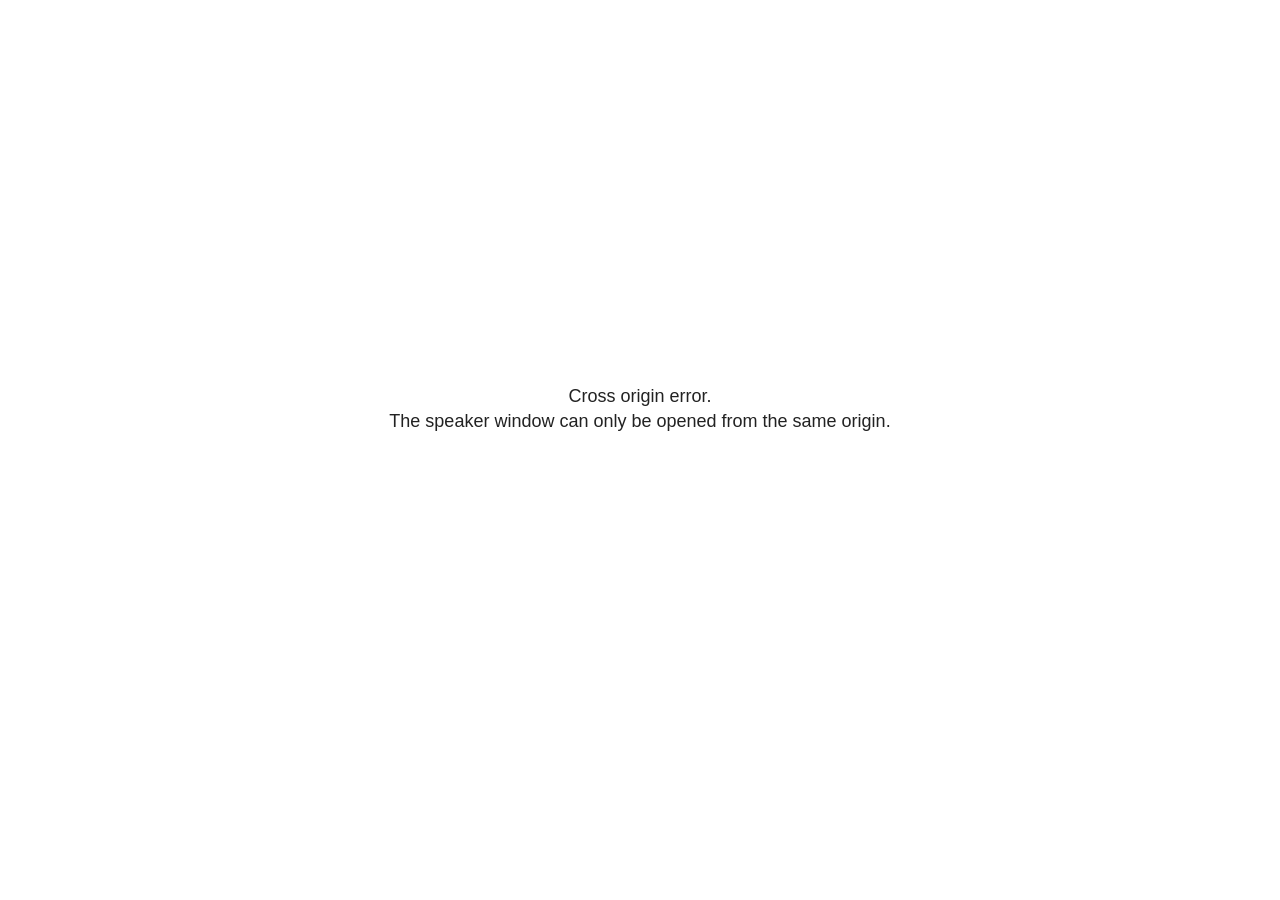
<file: docs/site_libs/revealjs/plugin/notes/speaker-view.html>
<!--
	NOTE: You need to build the notes plugin after making changes to this file.
-->
<html lang="en">
	<head>
		<meta charset="utf-8">

		<title>reveal.js - Speaker View</title>

		<style>
			body {
				font-family: Helvetica;
				font-size: 18px;
			}

			#current-slide,
			#upcoming-slide,
			#speaker-controls {
				padding: 6px;
				box-sizing: border-box;
				-moz-box-sizing: border-box;
			}

			#current-slide iframe,
			#upcoming-slide iframe {
				width: 100%;
				height: 100%;
				border: 1px solid #ddd;
			}

			#current-slide .label,
			#upcoming-slide .label {
				position: absolute;
				top: 10px;
				left: 10px;
				z-index: 2;
			}

			#connection-status {
				position: absolute;
				top: 0;
				left: 0;
				width: 100%;
				height: 100%;
				z-index: 20;
				padding: 30% 20% 20% 20%;
				font-size: 18px;
				color: #222;
				background: #fff;
				text-align: center;
				box-sizing: border-box;
				line-height: 1.4;
			}

			.overlay-element {
				height: 34px;
				line-height: 34px;
				padding: 0 10px;
				text-shadow: none;
				background: rgba( 220, 220, 220, 0.8 );
				color: #222;
				font-size: 14px;
			}

			.overlay-element.interactive:hover {
				background: rgba( 220, 220, 220, 1 );
			}

			#current-slide {
				position: absolute;
				width: 60%;
				height: 100%;
				top: 0;
				left: 0;
				padding-right: 0;
			}

			#upcoming-slide {
				position: absolute;
				width: 40%;
				height: 40%;
				right: 0;
				top: 0;
			}

			/* Speaker controls */
			#speaker-controls {
				position: absolute;
				top: 40%;
				right: 0;
				width: 40%;
				height: 60%;
				overflow: auto;
				font-size: 18px;
			}

				.speaker-controls-time.hidden,
				.speaker-controls-notes.hidden {
					display: none;
				}

				.speaker-controls-time .label,
				.speaker-controls-pace .label,
				.speaker-controls-notes .label {
					text-transform: uppercase;
					font-weight: normal;
					font-size: 0.66em;
					color: #666;
					margin: 0;
				}

				.speaker-controls-time, .speaker-controls-pace {
					border-bottom: 1px solid rgba( 200, 200, 200, 0.5 );
					margin-bottom: 10px;
					padding: 10px 16px;
					padding-bottom: 20px;
					cursor: pointer;
				}

				.speaker-controls-time .reset-button {
					opacity: 0;
					float: right;
					color: #666;
					text-decoration: none;
				}
				.speaker-controls-time:hover .reset-button {
					opacity: 1;
				}

				.speaker-controls-time .timer,
				.speaker-controls-time .clock {
					width: 50%;
				}

				.speaker-controls-time .timer,
				.speaker-controls-time .clock,
				.speaker-controls-time .pacing .hours-value,
				.speaker-controls-time .pacing .minutes-value,
				.speaker-controls-time .pacing .seconds-value {
					font-size: 1.9em;
				}

				.speaker-controls-time .timer {
					float: left;
				}

				.speaker-controls-time .clock {
					float: right;
					text-align: right;
				}

				.speaker-controls-time span.mute {
					opacity: 0.3;
				}

				.speaker-controls-time .pacing-title {
					margin-top: 5px;
				}

				.speaker-controls-time .pacing.ahead {
					color: blue;
				}

				.speaker-controls-time .pacing.on-track {
					color: green;
				}

				.speaker-controls-time .pacing.behind {
					color: red;
				}

				.speaker-controls-notes {
					padding: 10px 16px;
				}

				.speaker-controls-notes .value {
					margin-top: 5px;
					line-height: 1.4;
					font-size: 1.2em;
				}

			/* Layout selector */
			#speaker-layout {
				position: absolute;
				top: 10px;
				right: 10px;
				color: #222;
				z-index: 10;
			}
				#speaker-layout select {
					position: absolute;
					width: 100%;
					height: 100%;
					top: 0;
					left: 0;
					border: 0;
					box-shadow: 0;
					cursor: pointer;
					opacity: 0;

					font-size: 1em;
					background-color: transparent;

					-moz-appearance: none;
					-webkit-appearance: none;
					-webkit-tap-highlight-color: rgba(0, 0, 0, 0);
				}

				#speaker-layout select:focus {
					outline: none;
					box-shadow: none;
				}

			.clear {
				clear: both;
			}

			/* Speaker layout: Wide */
			body[data-speaker-layout="wide"] #current-slide,
			body[data-speaker-layout="wide"] #upcoming-slide {
				width: 50%;
				height: 45%;
				padding: 6px;
			}

			body[data-speaker-layout="wide"] #current-slide {
				top: 0;
				left: 0;
			}

			body[data-speaker-layout="wide"] #upcoming-slide {
				top: 0;
				left: 50%;
			}

			body[data-speaker-layout="wide"] #speaker-controls {
				top: 45%;
				left: 0;
				width: 100%;
				height: 50%;
				font-size: 1.25em;
			}

			/* Speaker layout: Tall */
			body[data-speaker-layout="tall"] #current-slide,
			body[data-speaker-layout="tall"] #upcoming-slide {
				width: 45%;
				height: 50%;
				padding: 6px;
			}

			body[data-speaker-layout="tall"] #current-slide {
				top: 0;
				left: 0;
			}

			body[data-speaker-layout="tall"] #upcoming-slide {
				top: 50%;
				left: 0;
			}

			body[data-speaker-layout="tall"] #speaker-controls {
				padding-top: 40px;
				top: 0;
				left: 45%;
				width: 55%;
				height: 100%;
				font-size: 1.25em;
			}

			/* Speaker layout: Notes only */
			body[data-speaker-layout="notes-only"] #current-slide,
			body[data-speaker-layout="notes-only"] #upcoming-slide {
				display: none;
			}

			body[data-speaker-layout="notes-only"] #speaker-controls {
				padding-top: 40px;
				top: 0;
				left: 0;
				width: 100%;
				height: 100%;
				font-size: 1.25em;
			}

			@media screen and (max-width: 1080px) {
				body[data-speaker-layout="default"] #speaker-controls {
					font-size: 16px;
				}
			}

			@media screen and (max-width: 900px) {
				body[data-speaker-layout="default"] #speaker-controls {
					font-size: 14px;
				}
			}

			@media screen and (max-width: 800px) {
				body[data-speaker-layout="default"] #speaker-controls {
					font-size: 12px;
				}
			}

		</style>
	</head>

	<body>

		<div id="connection-status">Loading speaker view...</div>

		<div id="current-slide"></div>
		<div id="upcoming-slide"><span class="overlay-element label">Upcoming</span></div>
		<div id="speaker-controls">
			<div class="speaker-controls-time">
				<h4 class="label">Time <span class="reset-button">Click to Reset</span></h4>
				<div class="clock">
					<span class="clock-value">0:00 AM</span>
				</div>
				<div class="timer">
					<span class="hours-value">00</span><span class="minutes-value">:00</span><span class="seconds-value">:00</span>
				</div>
				<div class="clear"></div>

				<h4 class="label pacing-title" style="display: none">Pacing – Time to finish current slide</h4>
				<div class="pacing" style="display: none">
					<span class="hours-value">00</span><span class="minutes-value">:00</span><span class="seconds-value">:00</span>
				</div>
			</div>

			<div class="speaker-controls-notes hidden">
				<h4 class="label">Notes</h4>
				<div class="value"></div>
			</div>
		</div>
		<div id="speaker-layout" class="overlay-element interactive">
			<span class="speaker-layout-label"></span>
			<select class="speaker-layout-dropdown"></select>
		</div>

		<script>

			(function() {

				var notes,
					notesValue,
					currentState,
					currentSlide,
					upcomingSlide,
					layoutLabel,
					layoutDropdown,
					pendingCalls = {},
					lastRevealApiCallId = 0,
					connected = false

				var connectionStatus = document.querySelector( '#connection-status' );

				var SPEAKER_LAYOUTS = {
					'default': 'Default',
					'wide': 'Wide',
					'tall': 'Tall',
					'notes-only': 'Notes only'
				};

				setupLayout();

				let openerOrigin;

				try {
					openerOrigin = window.opener.location.origin;
				}
				catch ( error ) { console.warn( error ) }

				// In order to prevent XSS, the speaker view will only run if its
				// opener has the same origin as itself
				if( window.location.origin !== openerOrigin ) {
					connectionStatus.innerHTML = 'Cross origin error.<br>The speaker window can only be opened from the same origin.';
					return;
				}

				var connectionTimeout = setTimeout( function() {
					connectionStatus.innerHTML = 'Error connecting to main window.<br>Please try closing and reopening the speaker view.';
				}, 5000 );

				window.addEventListener( 'message', function( event ) {

					// Validate the origin of all messages to avoid parsing messages
					// that aren't meant for us. Ignore when running off file:// so
					// that the speaker view continues to work without a web server.
					if( window.location.origin !== event.origin && window.location.origin !== 'file://' ) {
						return
					}

					clearTimeout( connectionTimeout );
					connectionStatus.style.display = 'none';

					var data = JSON.parse( event.data );

					// The overview mode is only useful to the reveal.js instance
					// where navigation occurs so we don't sync it
					if( data.state ) delete data.state.overview;

					// Messages sent by the notes plugin inside of the main window
					if( data && data.namespace === 'reveal-notes' ) {
						if( data.type === 'connect' ) {
							handleConnectMessage( data );
						}
						else if( data.type === 'state' ) {
							handleStateMessage( data );
						}
						else if( data.type === 'return' ) {
							pendingCalls[data.callId](data.result);
							delete pendingCalls[data.callId];
						}
					}
					// Messages sent by the reveal.js inside of the current slide preview
					else if( data && data.namespace === 'reveal' ) {
						if( /ready/.test( data.eventName ) ) {
							// Send a message back to notify that the handshake is complete
							window.opener.postMessage( JSON.stringify({ namespace: 'reveal-notes', type: 'connected'} ), '*' );
						}
						else if( /slidechanged|fragmentshown|fragmenthidden|paused|resumed/.test( data.eventName ) && currentState !== JSON.stringify( data.state ) ) {

							dispatchStateToMainWindow( data.state );

						}
					}

				} );

				/**
				 * Updates the presentation in the main window to match the state
				 * of the presentation in the notes window.
				 */
				const dispatchStateToMainWindow = debounce(( state ) => {
					window.opener.postMessage( JSON.stringify({ method: 'setState', args: [ state ]} ), '*' );
				}, 500);

				/**
				 * Asynchronously calls the Reveal.js API of the main frame.
				 */
				function callRevealApi( methodName, methodArguments, callback ) {

					var callId = ++lastRevealApiCallId;
					pendingCalls[callId] = callback;
					window.opener.postMessage( JSON.stringify( {
						namespace: 'reveal-notes',
						type: 'call',
						callId: callId,
						methodName: methodName,
						arguments: methodArguments
					} ), '*' );

				}

				/**
				 * Called when the main window is trying to establish a
				 * connection.
				 */
				function handleConnectMessage( data ) {

					if( connected === false ) {
						connected = true;

						setupIframes( data );
						setupKeyboard();
						setupNotes();
						setupTimer();
						setupHeartbeat();
					}

				}

				/**
				 * Called when the main window sends an updated state.
				 */
				function handleStateMessage( data ) {

					// Store the most recently set state to avoid circular loops
					// applying the same state
					currentState = JSON.stringify( data.state );

					// No need for updating the notes in case of fragment changes
					if ( data.notes ) {
						notes.classList.remove( 'hidden' );
						notesValue.style.whiteSpace = data.whitespace;
						if( data.markdown ) {
							notesValue.innerHTML = marked( data.notes );
						}
						else {
							notesValue.innerHTML = data.notes;
						}
					}
					else {
						notes.classList.add( 'hidden' );
					}

					// Update the note slides
					currentSlide.contentWindow.postMessage( JSON.stringify({ method: 'setState', args: [ data.state ] }), '*' );
					upcomingSlide.contentWindow.postMessage( JSON.stringify({ method: 'setState', args: [ data.state ] }), '*' );
					upcomingSlide.contentWindow.postMessage( JSON.stringify({ method: 'next' }), '*' );

				}

				// Limit to max one state update per X ms
				handleStateMessage = debounce( handleStateMessage, 200 );

				/**
				 * Forward keyboard events to the current slide window.
				 * This enables keyboard events to work even if focus
				 * isn't set on the current slide iframe.
				 *
				 * Block F5 default handling, it reloads and disconnects
				 * the speaker notes window.
				 */
				function setupKeyboard() {

					document.addEventListener( 'keydown', function( event ) {
						if( event.keyCode === 116 || ( event.metaKey && event.keyCode === 82 ) ) {
							event.preventDefault();
							return false;
						}
						currentSlide.contentWindow.postMessage( JSON.stringify({ method: 'triggerKey', args: [ event.keyCode ] }), '*' );
					} );

				}

				/**
				 * Creates the preview iframes.
				 */
				function setupIframes( data ) {

					var params = [
						'receiver',
						'progress=false',
						'history=false',
						'transition=none',
						'autoSlide=0',
						'backgroundTransition=none'
					].join( '&' );

					var urlSeparator = /\?/.test(data.url) ? '&' : '?';
					var hash = '#/' + data.state.indexh + '/' + data.state.indexv;
					var currentURL = data.url + urlSeparator + params + '&scrollActivationWidth=false&postMessageEvents=true' + hash;
					var upcomingURL = data.url + urlSeparator + params + '&scrollActivationWidth=false&controls=false' + hash;

					currentSlide = document.createElement( 'iframe' );
					currentSlide.setAttribute( 'width', 1280 );
					currentSlide.setAttribute( 'height', 1024 );
					currentSlide.setAttribute( 'src', currentURL );
					document.querySelector( '#current-slide' ).appendChild( currentSlide );

					upcomingSlide = document.createElement( 'iframe' );
					upcomingSlide.setAttribute( 'width', 640 );
					upcomingSlide.setAttribute( 'height', 512 );
					upcomingSlide.setAttribute( 'src', upcomingURL );
					document.querySelector( '#upcoming-slide' ).appendChild( upcomingSlide );

				}

				/**
				 * Setup the notes UI.
				 */
				function setupNotes() {

					notes = document.querySelector( '.speaker-controls-notes' );
					notesValue = document.querySelector( '.speaker-controls-notes .value' );

				}

				/**
				 * We send out a heartbeat at all times to ensure we can
				 * reconnect with the main presentation window after reloads.
				 */
				function setupHeartbeat() {

					setInterval( () => {
						window.opener.postMessage( JSON.stringify({ namespace: 'reveal-notes', type: 'heartbeat'} ), '*' );
					}, 1000 );

				}

				function getTimings( callback ) {

					callRevealApi( 'getSlidesAttributes', [], function ( slideAttributes ) {
						callRevealApi( 'getConfig', [], function ( config ) {
							var totalTime = config.totalTime;
							var minTimePerSlide = config.minimumTimePerSlide || 0;
							var defaultTiming = config.defaultTiming;
							if ((defaultTiming == null) && (totalTime == null)) {
								callback(null);
								return;
							}
							// Setting totalTime overrides defaultTiming
							if (totalTime) {
								defaultTiming = 0;
							}
							var timings = [];
							for ( var i in slideAttributes ) {
								var slide = slideAttributes[ i ];
								var timing = defaultTiming;
								if( slide.hasOwnProperty( 'data-timing' )) {
									var t = slide[ 'data-timing' ];
									timing = parseInt(t);
									if( isNaN(timing) ) {
										console.warn("Could not parse timing '" + t + "' of slide " + i + "; using default of " + defaultTiming);
										timing = defaultTiming;
									}
								}
								timings.push(timing);
							}
							if ( totalTime ) {
								// After we've allocated time to individual slides, we summarize it and
								// subtract it from the total time
								var remainingTime = totalTime - timings.reduce( function(a, b) { return a + b; }, 0 );
								// The remaining time is divided by the number of slides that have 0 seconds
								// allocated at the moment, giving the average time-per-slide on the remaining slides
								var remainingSlides = (timings.filter( function(x) { return x == 0 }) ).length
								var timePerSlide = Math.round( remainingTime / remainingSlides, 0 )
								// And now we replace every zero-value timing with that average
								timings = timings.map( function(x) { return (x==0 ? timePerSlide : x) } );
							}
							var slidesUnderMinimum = timings.filter( function(x) { return (x < minTimePerSlide) } ).length
							if ( slidesUnderMinimum ) {
								message = "The pacing time for " + slidesUnderMinimum + " slide(s) is under the configured minimum of " + minTimePerSlide + " seconds. Check the data-timing attribute on individual slides, or consider increasing the totalTime or minimumTimePerSlide configuration options (or removing some slides).";
								alert(message);
							}
							callback( timings );
						} );
					} );

				}

				/**
				 * Return the number of seconds allocated for presenting
				 * all slides up to and including this one.
				 */
				function getTimeAllocated( timings, callback ) {

					callRevealApi( 'getSlidePastCount', [], function ( currentSlide ) {
						var allocated = 0;
						for (var i in timings.slice(0, currentSlide + 1)) {
							allocated += timings[i];
						}
						callback( allocated );
					} );

				}

				/**
				 * Create the timer and clock and start updating them
				 * at an interval.
				 */
				function setupTimer() {

					var start = new Date(),
					timeEl = document.querySelector( '.speaker-controls-time' ),
					clockEl = timeEl.querySelector( '.clock-value' ),
					hoursEl = timeEl.querySelector( '.hours-value' ),
					minutesEl = timeEl.querySelector( '.minutes-value' ),
					secondsEl = timeEl.querySelector( '.seconds-value' ),
					pacingTitleEl = timeEl.querySelector( '.pacing-title' ),
					pacingEl = timeEl.querySelector( '.pacing' ),
					pacingHoursEl = pacingEl.querySelector( '.hours-value' ),
					pacingMinutesEl = pacingEl.querySelector( '.minutes-value' ),
					pacingSecondsEl = pacingEl.querySelector( '.seconds-value' );

					var timings = null;
					getTimings( function ( _timings ) {

						timings = _timings;
						if (_timings !== null) {
							pacingTitleEl.style.removeProperty('display');
							pacingEl.style.removeProperty('display');
						}

						// Update once directly
						_updateTimer();

						// Then update every second
						setInterval( _updateTimer, 1000 );

					} );


					function _resetTimer() {

						if (timings == null) {
							start = new Date();
							_updateTimer();
						}
						else {
							// Reset timer to beginning of current slide
							getTimeAllocated( timings, function ( slideEndTimingSeconds ) {
								var slideEndTiming = slideEndTimingSeconds * 1000;
								callRevealApi( 'getSlidePastCount', [], function ( currentSlide ) {
									var currentSlideTiming = timings[currentSlide] * 1000;
									var previousSlidesTiming = slideEndTiming - currentSlideTiming;
									var now = new Date();
									start = new Date(now.getTime() - previousSlidesTiming);
									_updateTimer();
								} );
							} );
						}

					}

					timeEl.addEventListener( 'click', function() {
						_resetTimer();
						return false;
					} );

					function _displayTime( hrEl, minEl, secEl, time) {

						var sign = Math.sign(time) == -1 ? "-" : "";
						time = Math.abs(Math.round(time / 1000));
						var seconds = time % 60;
						var minutes = Math.floor( time / 60 ) % 60 ;
						var hours = Math.floor( time / ( 60 * 60 )) ;
						hrEl.innerHTML = sign + zeroPadInteger( hours );
						if (hours == 0) {
							hrEl.classList.add( 'mute' );
						}
						else {
							hrEl.classList.remove( 'mute' );
						}
						minEl.innerHTML = ':' + zeroPadInteger( minutes );
						if (hours == 0 && minutes == 0) {
							minEl.classList.add( 'mute' );
						}
						else {
							minEl.classList.remove( 'mute' );
						}
						secEl.innerHTML = ':' + zeroPadInteger( seconds );
					}

					function _updateTimer() {

						var diff, hours, minutes, seconds,
						now = new Date();

						diff = now.getTime() - start.getTime();

						clockEl.innerHTML = now.toLocaleTimeString( 'en-US', { hour12: true, hour: '2-digit', minute:'2-digit' } );
						_displayTime( hoursEl, minutesEl, secondsEl, diff );
						if (timings !== null) {
							_updatePacing(diff);
						}

					}

					function _updatePacing(diff) {

						getTimeAllocated( timings, function ( slideEndTimingSeconds ) {
							var slideEndTiming = slideEndTimingSeconds * 1000;

							callRevealApi( 'getSlidePastCount', [], function ( currentSlide ) {
								var currentSlideTiming = timings[currentSlide] * 1000;
								var timeLeftCurrentSlide = slideEndTiming - diff;
								if (timeLeftCurrentSlide < 0) {
									pacingEl.className = 'pacing behind';
								}
								else if (timeLeftCurrentSlide < currentSlideTiming) {
									pacingEl.className = 'pacing on-track';
								}
								else {
									pacingEl.className = 'pacing ahead';
								}
								_displayTime( pacingHoursEl, pacingMinutesEl, pacingSecondsEl, timeLeftCurrentSlide );
							} );
						} );
					}

				}

				/**
				 * Sets up the speaker view layout and layout selector.
				 */
				function setupLayout() {

					layoutDropdown = document.querySelector( '.speaker-layout-dropdown' );
					layoutLabel = document.querySelector( '.speaker-layout-label' );

					// Render the list of available layouts
					for( var id in SPEAKER_LAYOUTS ) {
						var option = document.createElement( 'option' );
						option.setAttribute( 'value', id );
						option.textContent = SPEAKER_LAYOUTS[ id ];
						layoutDropdown.appendChild( option );
					}

					// Monitor the dropdown for changes
					layoutDropdown.addEventListener( 'change', function( event ) {

						setLayout( layoutDropdown.value );

					}, false );

					// Restore any currently persisted layout
					setLayout( getLayout() );

				}

				/**
				 * Sets a new speaker view layout. The layout is persisted
				 * in local storage.
				 */
				function setLayout( value ) {

					var title = SPEAKER_LAYOUTS[ value ];

					layoutLabel.innerHTML = 'Layout' + ( title ? ( ': ' + title ) : '' );
					layoutDropdown.value = value;

					document.body.setAttribute( 'data-speaker-layout', value );

					// Persist locally
					if( supportsLocalStorage() ) {
						window.localStorage.setItem( 'reveal-speaker-layout', value );
					}

				}

				/**
				 * Returns the ID of the most recently set speaker layout
				 * or our default layout if none has been set.
				 */
				function getLayout() {

					if( supportsLocalStorage() ) {
						var layout = window.localStorage.getItem( 'reveal-speaker-layout' );
						if( layout ) {
							return layout;
						}
					}

					// Default to the first record in the layouts hash
					for( var id in SPEAKER_LAYOUTS ) {
						return id;
					}

				}

				function supportsLocalStorage() {

					try {
						localStorage.setItem('test', 'test');
						localStorage.removeItem('test');
						return true;
					}
					catch( e ) {
						return false;
					}

				}

				function zeroPadInteger( num ) {

					var str = '00' + parseInt( num );
					return str.substring( str.length - 2 );

				}

				/**
				 * Limits the frequency at which a function can be called.
				 */
				function debounce( fn, ms ) {

					var lastTime = 0,
						timeout;

					return function() {

						var args = arguments;
						var context = this;

						clearTimeout( timeout );

						var timeSinceLastCall = Date.now() - lastTime;
						if( timeSinceLastCall > ms ) {
							fn.apply( context, args );
							lastTime = Date.now();
						}
						else {
							timeout = setTimeout( function() {
								fn.apply( context, args );
								lastTime = Date.now();
							}, ms - timeSinceLastCall );
						}

					}

				}

			})();

		</script>
	</body>
</html>
</file>
<file: docs/site_libs/quarto-html/tippy.css>
.tippy-box[data-animation=fade][data-state=hidden]{opacity:0}[data-tippy-root]{max-width:calc(100vw - 10px)}.tippy-box{position:relative;background-color:#333;color:#fff;border-radius:4px;font-size:14px;line-height:1.4;white-space:normal;outline:0;transition-property:transform,visibility,opacity}.tippy-box[data-placement^=top]>.tippy-arrow{bottom:0}.tippy-box[data-placement^=top]>.tippy-arrow:before{bottom:-7px;left:0;border-width:8px 8px 0;border-top-color:initial;transform-origin:center top}.tippy-box[data-placement^=bottom]>.tippy-arrow{top:0}.tippy-box[data-placement^=bottom]>.tippy-arrow:before{top:-7px;left:0;border-width:0 8px 8px;border-bottom-color:initial;transform-origin:center bottom}.tippy-box[data-placement^=left]>.tippy-arrow{right:0}.tippy-box[data-placement^=left]>.tippy-arrow:before{border-width:8px 0 8px 8px;border-left-color:initial;right:-7px;transform-origin:center left}.tippy-box[data-placement^=right]>.tippy-arrow{left:0}.tippy-box[data-placement^=right]>.tippy-arrow:before{left:-7px;border-width:8px 8px 8px 0;border-right-color:initial;transform-origin:center right}.tippy-box[data-inertia][data-state=visible]{transition-timing-function:cubic-bezier(.54,1.5,.38,1.11)}.tippy-arrow{width:16px;height:16px;color:#333}.tippy-arrow:before{content:"";position:absolute;border-color:transparent;border-style:solid}.tippy-content{position:relative;padding:5px 9px;z-index:1}
</file>
<file: docs/site_libs/quarto-html/quarto-syntax-highlighting-ea385d0e468b0dd5ea5bf0780b1290d9.css>
/* quarto syntax highlight colors */
:root {
  --quarto-hl-ot-color: #003B4F;
  --quarto-hl-at-color: #657422;
  --quarto-hl-ss-color: #20794D;
  --quarto-hl-an-color: #5E5E5E;
  --quarto-hl-fu-color: #4758AB;
  --quarto-hl-st-color: #20794D;
  --quarto-hl-cf-color: #003B4F;
  --quarto-hl-op-color: #5E5E5E;
  --quarto-hl-er-color: #AD0000;
  --quarto-hl-bn-color: #AD0000;
  --quarto-hl-al-color: #AD0000;
  --quarto-hl-va-color: #111111;
  --quarto-hl-bu-color: inherit;
  --quarto-hl-ex-color: inherit;
  --quarto-hl-pp-color: #AD0000;
  --quarto-hl-in-color: #5E5E5E;
  --quarto-hl-vs-color: #20794D;
  --quarto-hl-wa-color: #5E5E5E;
  --quarto-hl-do-color: #5E5E5E;
  --quarto-hl-im-color: #00769E;
  --quarto-hl-ch-color: #20794D;
  --quarto-hl-dt-color: #AD0000;
  --quarto-hl-fl-color: #AD0000;
  --quarto-hl-co-color: #5E5E5E;
  --quarto-hl-cv-color: #5E5E5E;
  --quarto-hl-cn-color: #8f5902;
  --quarto-hl-sc-color: #5E5E5E;
  --quarto-hl-dv-color: #AD0000;
  --quarto-hl-kw-color: #003B4F;
}

/* other quarto variables */
:root {
  --quarto-font-monospace: SFMono-Regular, Menlo, Monaco, Consolas, "Liberation Mono", "Courier New", monospace;
}

/* syntax highlight based on Pandoc's rules */
pre > code.sourceCode > span {
  color: #003B4F;
}

code.sourceCode > span {
  color: #003B4F;
}

div.sourceCode,
div.sourceCode pre.sourceCode {
  color: #003B4F;
}

/* Normal */
code span {
  color: #003B4F;
}

/* Alert */
code span.al {
  color: #AD0000;
  font-style: inherit;
}

/* Annotation */
code span.an {
  color: #5E5E5E;
  font-style: inherit;
}

/* Attribute */
code span.at {
  color: #657422;
  font-style: inherit;
}

/* BaseN */
code span.bn {
  color: #AD0000;
  font-style: inherit;
}

/* BuiltIn */
code span.bu {
  font-style: inherit;
}

/* ControlFlow */
code span.cf {
  color: #003B4F;
  font-weight: bold;
  font-style: inherit;
}

/* Char */
code span.ch {
  color: #20794D;
  font-style: inherit;
}

/* Constant */
code span.cn {
  color: #8f5902;
  font-style: inherit;
}

/* Comment */
code span.co {
  color: #5E5E5E;
  font-style: inherit;
}

/* CommentVar */
code span.cv {
  color: #5E5E5E;
  font-style: italic;
}

/* Documentation */
code span.do {
  color: #5E5E5E;
  font-style: italic;
}

/* DataType */
code span.dt {
  color: #AD0000;
  font-style: inherit;
}

/* DecVal */
code span.dv {
  color: #AD0000;
  font-style: inherit;
}

/* Error */
code span.er {
  color: #AD0000;
  font-style: inherit;
}

/* Extension */
code span.ex {
  font-style: inherit;
}

/* Float */
code span.fl {
  color: #AD0000;
  font-style: inherit;
}

/* Function */
code span.fu {
  color: #4758AB;
  font-style: inherit;
}

/* Import */
code span.im {
  color: #00769E;
  font-style: inherit;
}

/* Information */
code span.in {
  color: #5E5E5E;
  font-style: inherit;
}

/* Keyword */
code span.kw {
  color: #003B4F;
  font-weight: bold;
  font-style: inherit;
}

/* Operator */
code span.op {
  color: #5E5E5E;
  font-style: inherit;
}

/* Other */
code span.ot {
  color: #003B4F;
  font-style: inherit;
}

/* Preprocessor */
code span.pp {
  color: #AD0000;
  font-style: inherit;
}

/* SpecialChar */
code span.sc {
  color: #5E5E5E;
  font-style: inherit;
}

/* SpecialString */
code span.ss {
  color: #20794D;
  font-style: inherit;
}

/* String */
code span.st {
  color: #20794D;
  font-style: inherit;
}

/* Variable */
code span.va {
  color: #111111;
  font-style: inherit;
}

/* VerbatimString */
code span.vs {
  color: #20794D;
  font-style: inherit;
}

/* Warning */
code span.wa {
  color: #5E5E5E;
  font-style: italic;
}

.prevent-inlining {
  content: "</";
}

/*# sourceMappingURL=538754cbb4183396a2435bcb80637e05.css.map */
</file>
<file: docs/site_libs/pagedtable-1.1/css/pagedtable.css>
.pagedtable {
  overflow: auto;
  padding-left: 8px;
  padding-right: 8px;
}

.pagedtable-wrapper {
  border: 1px solid #ccc;
  border-radius: 4px;
  margin-bottom: 10px;
}

.pagedtable table {
  width: 100%;
  max-width: 100%;
  margin: 0;
}

.pagedtable th {
  padding: 0 5px 0 5px;
  border: none;
  border-bottom: 2px solid #dddddd;

  min-width: 45px;
}

.pagedtable-empty th {
  display: none;
}

.pagedtable td {
  padding: 0 4px 0 4px;
}

.pagedtable .even {
  background-color: rgba(140, 140, 140, 0.1);
}

.pagedtable-padding-col {
  display: none;
}

.pagedtable a {
  -webkit-touch-callout: none;
  -webkit-user-select: none;
  -khtml-user-select: none;
  -moz-user-select: none;
  -ms-user-select: none;
  user-select: none;
}

.pagedtable-index-nav {
  cursor: pointer;
  padding: 0 5px 0 5px;
  float: right;
  border: 0;
}

.pagedtable-index-nav-disabled {
  cursor: default;
  text-decoration: none;
  color: #999;
}

a.pagedtable-index-nav-disabled:hover {
  text-decoration: none;
  color: #999;
}

.pagedtable-indexes {
  cursor: pointer;
  float: right;
  border: 0;
}

.pagedtable-index-current {
  cursor: default;
  text-decoration: none;
  font-weight: bold;
  color: #333;
  border: 0;
}

a.pagedtable-index-current:hover {
  text-decoration: none;
  font-weight: bold;
  color: #333;
}

.pagedtable-index {
  width: 30px;
  display: inline-block;
  text-align: center;
  border: 0;
}

.pagedtable-index-separator-left {
  display: inline-block;
  color: #333;
  font-size: 9px;
  padding: 0 0 0 0;
  cursor: default;
}

.pagedtable-index-separator-right {
  display: inline-block;
  color: #333;
  font-size: 9px;
  padding: 0 4px 0 0;
  cursor: default;
}

.pagedtable-footer {
  padding-top: 4px;
  padding-bottom: 5px;
}

.pagedtable-not-empty .pagedtable-footer {
  border-top: 2px solid #dddddd;
}

.pagedtable-info {
  overflow: hidden;
  color: #999;
  white-space: nowrap;
  text-overflow: ellipsis;
}

.pagedtable-header-name {
  overflow: hidden;
  text-overflow: ellipsis;
}

.pagedtable-header-type {
  color: #999;
  font-weight: 400;
}

.pagedtable-na-cell {
  font-style: italic;
  opacity: 0.3;
}
</file>
<file: docs/site_libs/quarto-html/quarto-syntax-highlighting-dark-bc185b5c5bdbcb35c2eb49d8a876ef70.css>
/* quarto syntax highlight colors */
:root {
  --quarto-hl-al-color: #f07178;
  --quarto-hl-an-color: #d4d0ab;
  --quarto-hl-at-color: #00e0e0;
  --quarto-hl-bn-color: #d4d0ab;
  --quarto-hl-bu-color: #abe338;
  --quarto-hl-ch-color: #abe338;
  --quarto-hl-co-color: #f8f8f2;
  --quarto-hl-cv-color: #ffd700;
  --quarto-hl-cn-color: #ffd700;
  --quarto-hl-cf-color: #ffa07a;
  --quarto-hl-dt-color: #ffa07a;
  --quarto-hl-dv-color: #d4d0ab;
  --quarto-hl-do-color: #f8f8f2;
  --quarto-hl-er-color: #f07178;
  --quarto-hl-ex-color: #00e0e0;
  --quarto-hl-fl-color: #d4d0ab;
  --quarto-hl-fu-color: #ffa07a;
  --quarto-hl-im-color: #abe338;
  --quarto-hl-in-color: #d4d0ab;
  --quarto-hl-kw-color: #ffa07a;
  --quarto-hl-op-color: #ffa07a;
  --quarto-hl-ot-color: #00e0e0;
  --quarto-hl-pp-color: #dcc6e0;
  --quarto-hl-re-color: #00e0e0;
  --quarto-hl-sc-color: #abe338;
  --quarto-hl-ss-color: #abe338;
  --quarto-hl-st-color: #abe338;
  --quarto-hl-va-color: #00e0e0;
  --quarto-hl-vs-color: #abe338;
  --quarto-hl-wa-color: #dcc6e0;
}

/* other quarto variables */
:root {
  --quarto-font-monospace: SFMono-Regular, Menlo, Monaco, Consolas, "Liberation Mono", "Courier New", monospace;
}

/* syntax highlight based on Pandoc's rules */
pre > code.sourceCode > span {
  color: #f8f8f2;
}

code.sourceCode > span {
  color: #f8f8f2;
}

div.sourceCode,
div.sourceCode pre.sourceCode {
  color: #f8f8f2;
}

/* Normal */
code span {
  color: #f8f8f2;
}

/* Alert */
code span.al {
  color: #f07178;
}

/* Annotation */
code span.an {
  color: #d4d0ab;
}

/* Attribute */
code span.at {
  color: #00e0e0;
}

/* BaseN */
code span.bn {
  color: #d4d0ab;
}

/* BuiltIn */
code span.bu {
  color: #abe338;
}

/* ControlFlow */
code span.cf {
  font-weight: bold;
  color: #ffa07a;
}

/* Char */
code span.ch {
  color: #abe338;
}

/* Constant */
code span.cn {
  color: #ffd700;
}

/* Comment */
code span.co {
  font-style: italic;
  color: #f8f8f2;
}

/* CommentVar */
code span.cv {
  color: #ffd700;
}

/* Documentation */
code span.do {
  color: #f8f8f2;
}

/* DataType */
code span.dt {
  color: #ffa07a;
}

/* DecVal */
code span.dv {
  color: #d4d0ab;
}

/* Error */
code span.er {
  color: #f07178;
  text-decoration: underline;
}

/* Extension */
code span.ex {
  font-weight: bold;
  color: #00e0e0;
}

/* Float */
code span.fl {
  color: #d4d0ab;
}

/* Function */
code span.fu {
  color: #ffa07a;
}

/* Import */
code span.im {
  color: #abe338;
}

/* Information */
code span.in {
  color: #d4d0ab;
}

/* Keyword */
code span.kw {
  font-weight: bold;
  color: #ffa07a;
}

/* Operator */
code span.op {
  color: #ffa07a;
}

/* Other */
code span.ot {
  color: #00e0e0;
}

/* Preprocessor */
code span.pp {
  color: #dcc6e0;
}

/* RegionMarker */
code span.re {
  background-color: #f8f8f2;
  color: #00e0e0;
}

/* SpecialChar */
code span.sc {
  color: #abe338;
}

/* SpecialString */
code span.ss {
  color: #abe338;
}

/* String */
code span.st {
  color: #abe338;
}

/* Variable */
code span.va {
  color: #00e0e0;
}

/* VerbatimString */
code span.vs {
  color: #abe338;
}

/* Warning */
code span.wa {
  color: #dcc6e0;
}

.prevent-inlining {
  content: "</";
}

/*# sourceMappingURL=9510e8932c082882303fe901a8ba9f6d.css.map */
</file>
